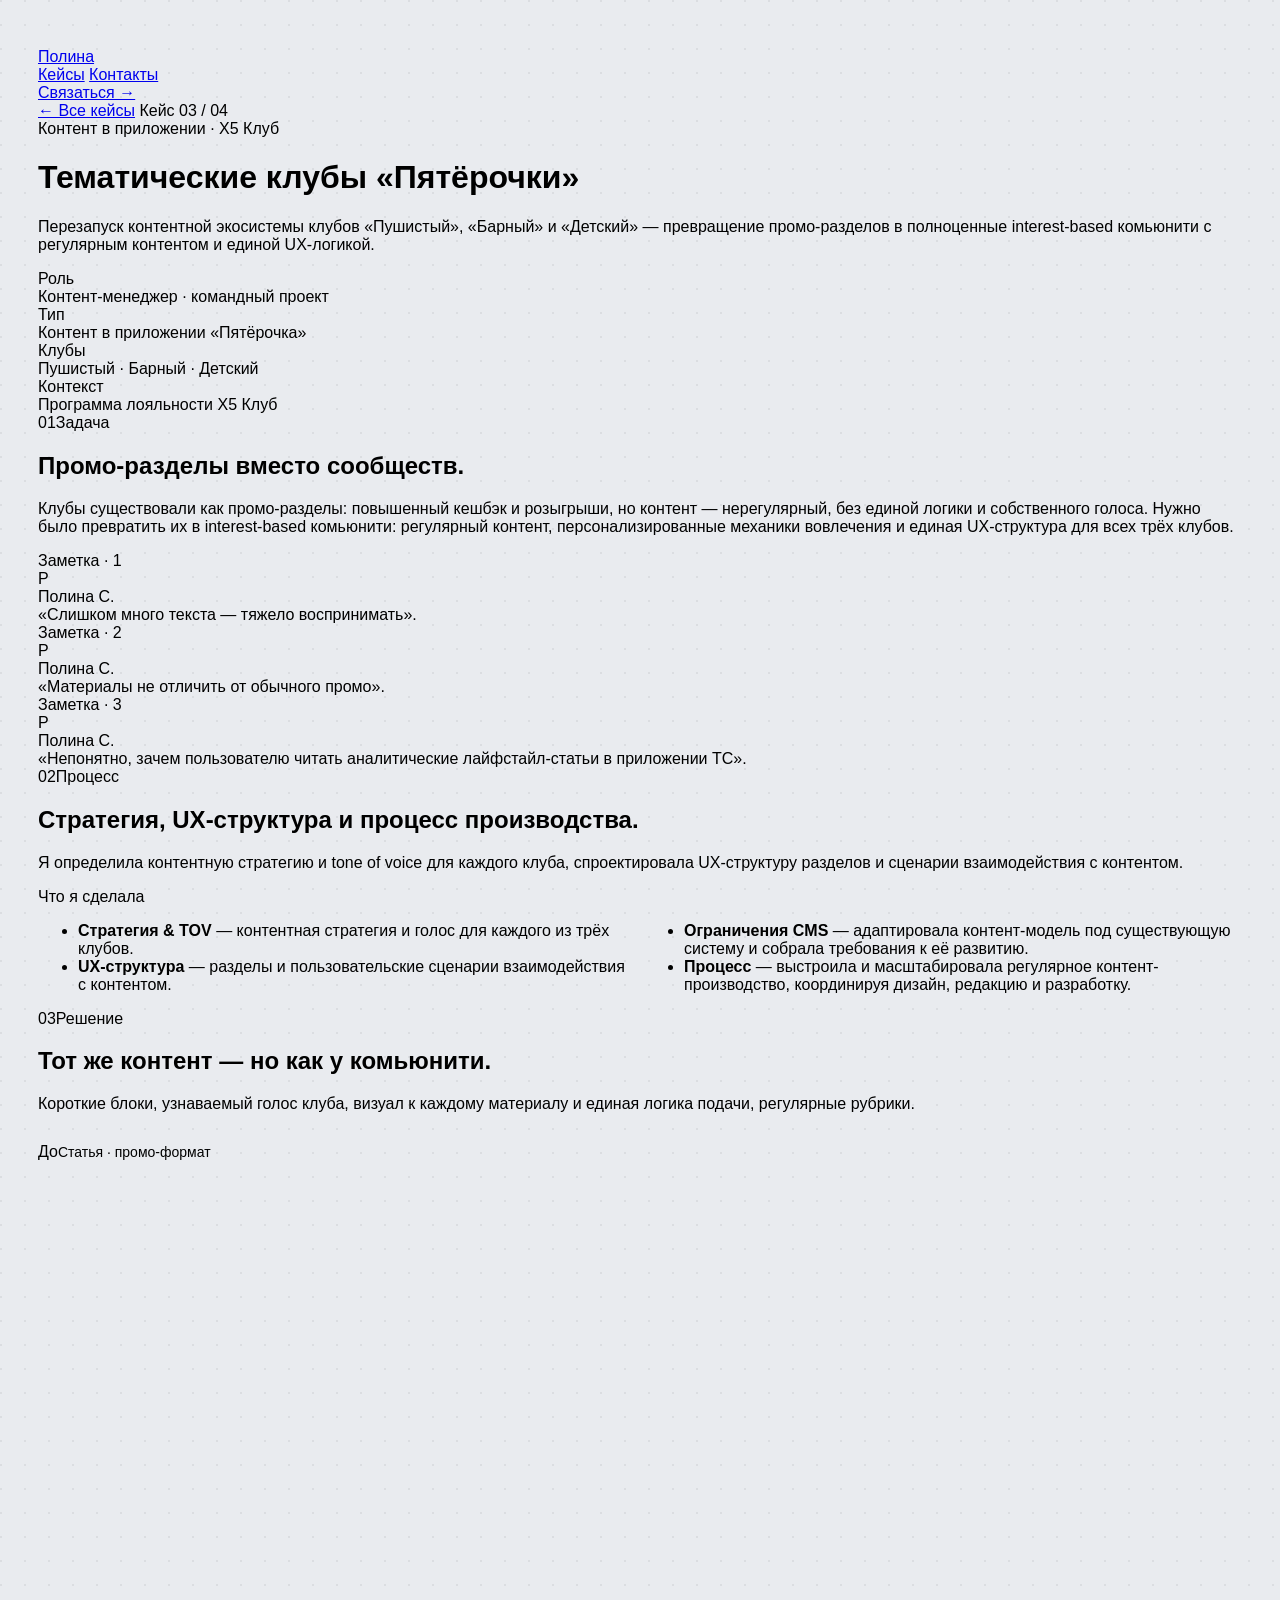
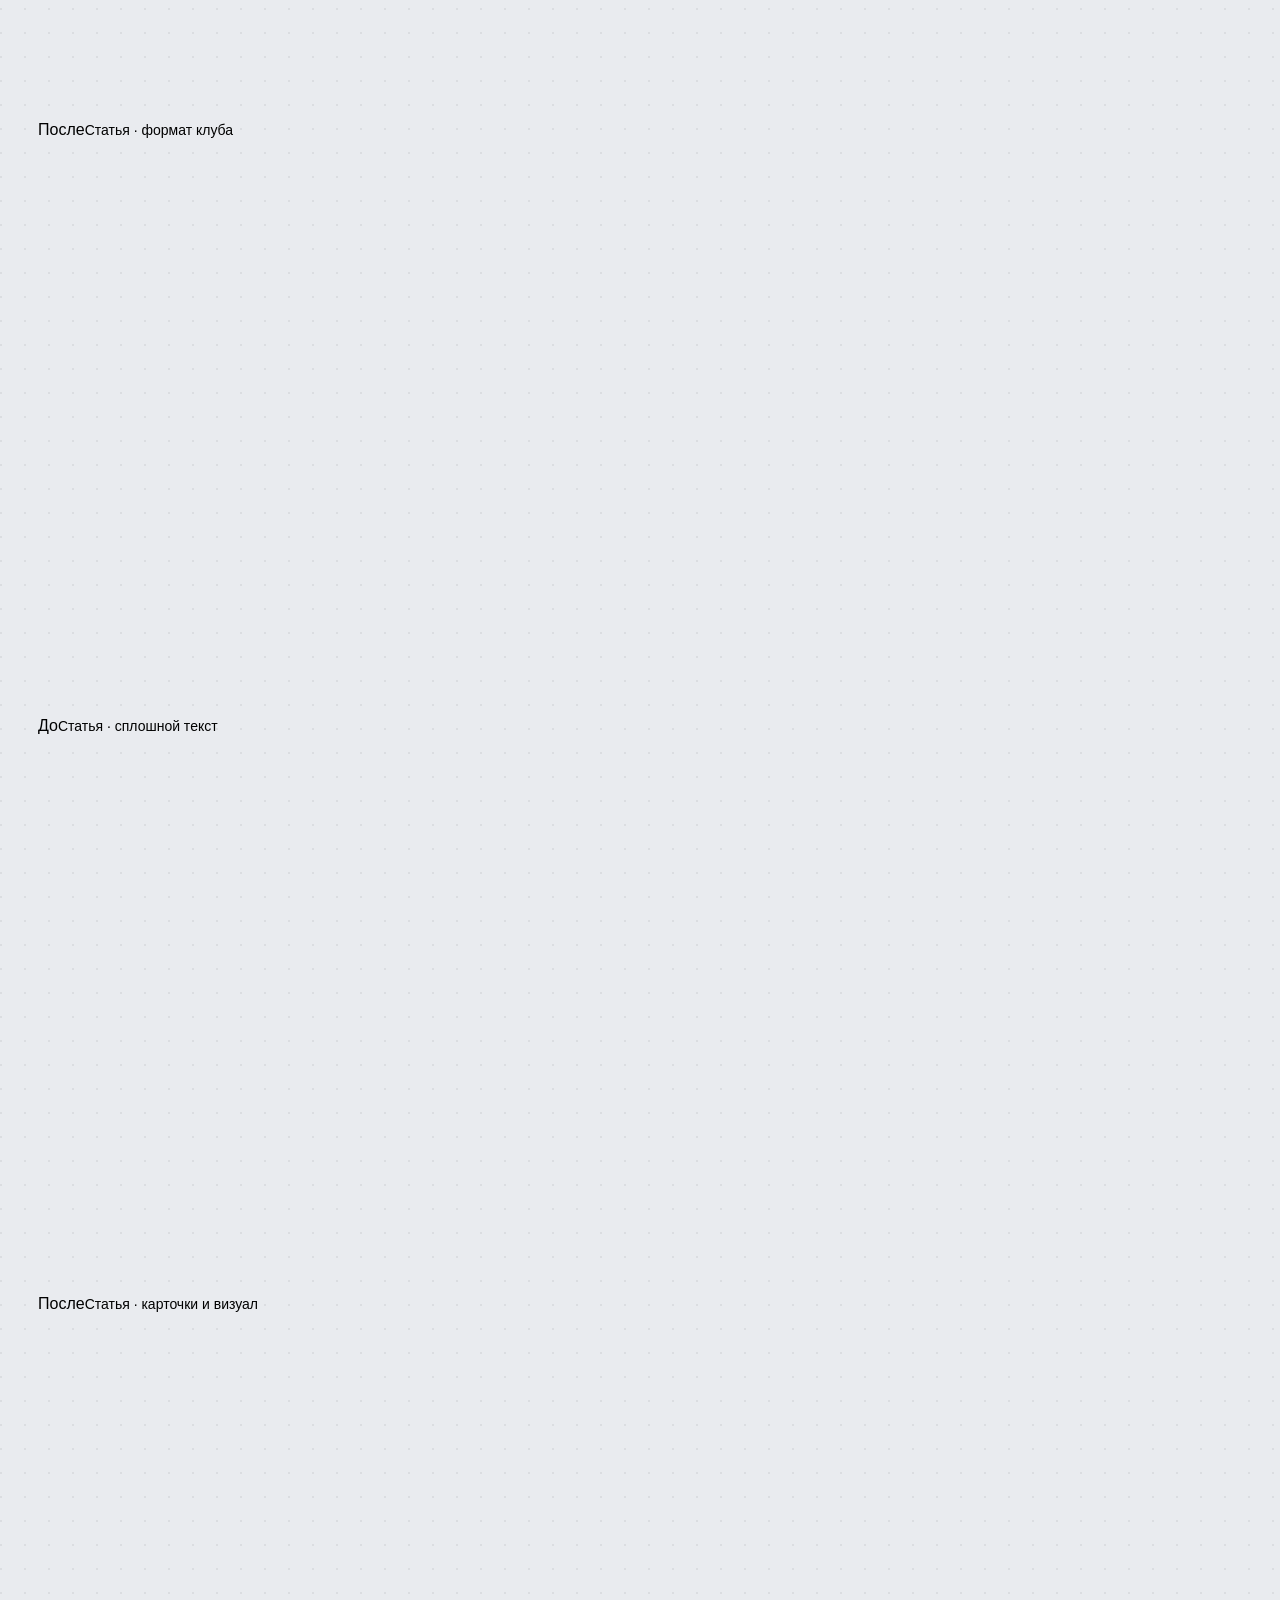
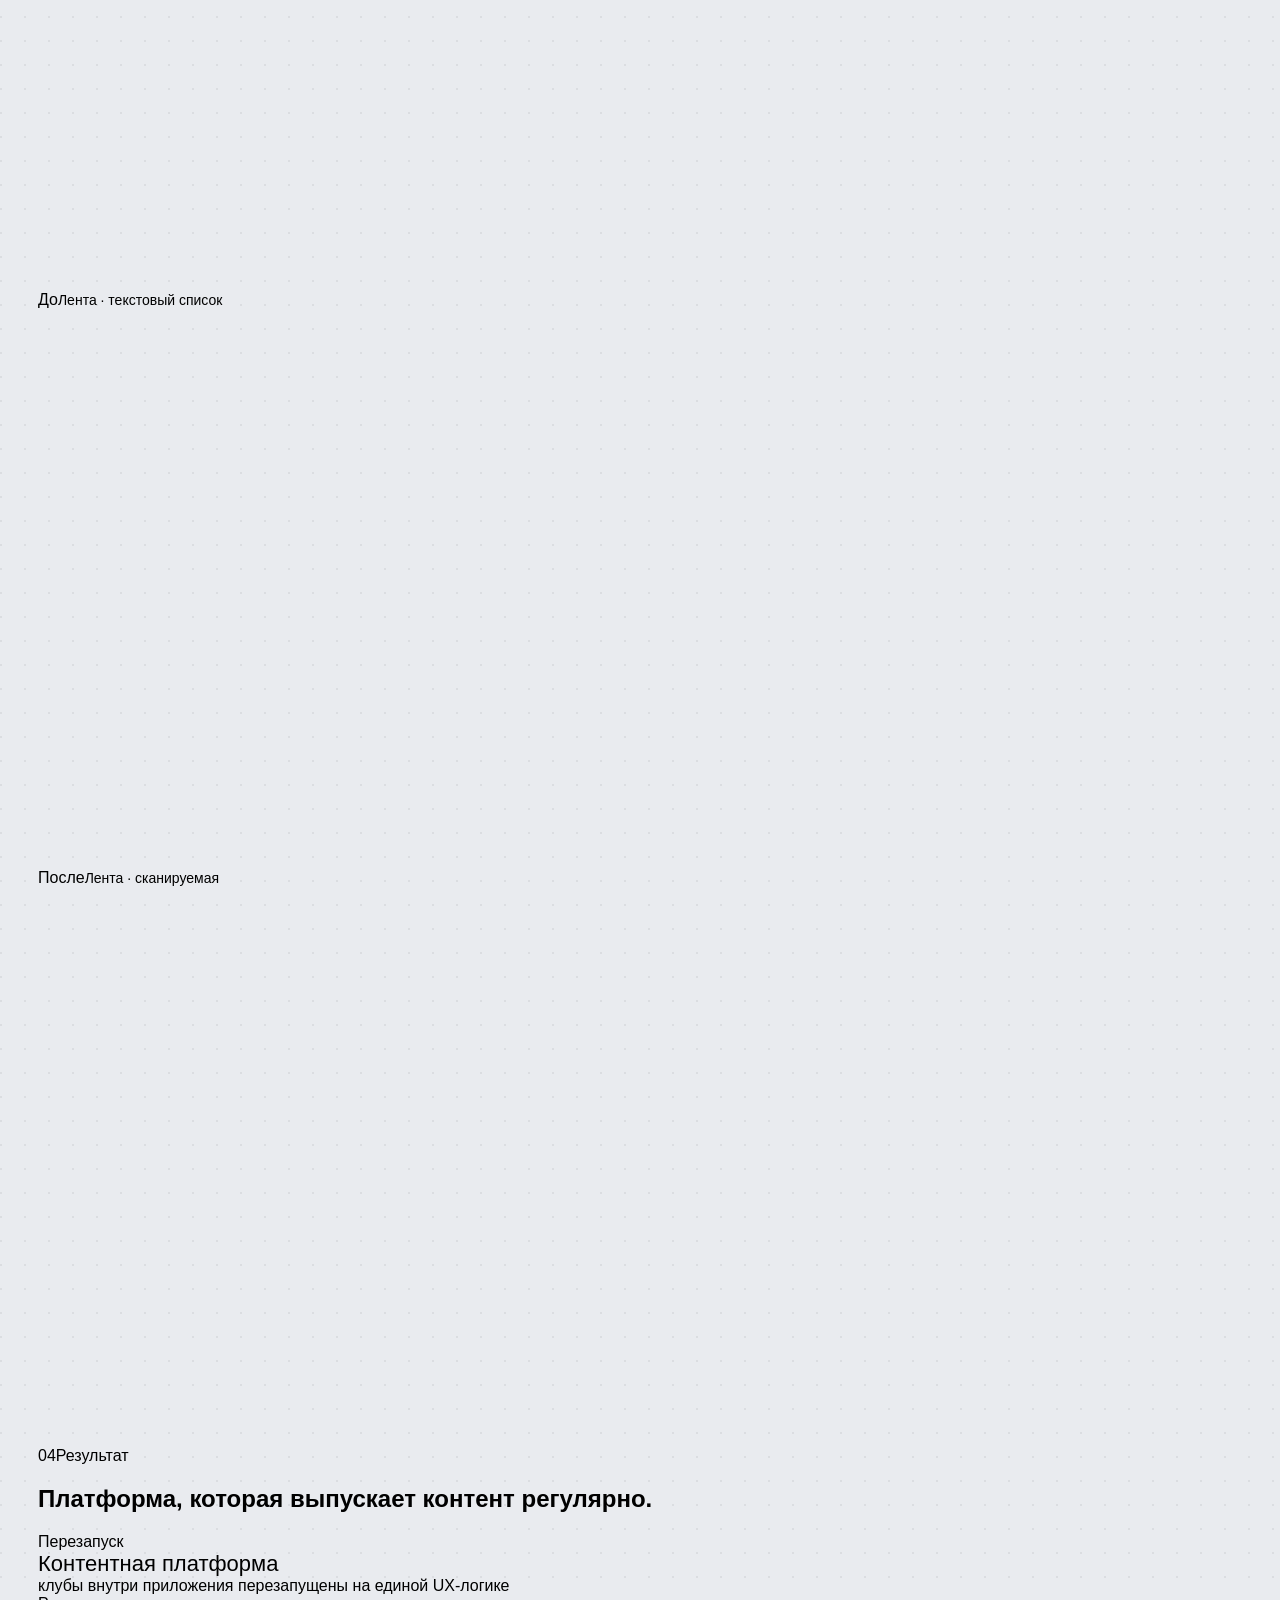
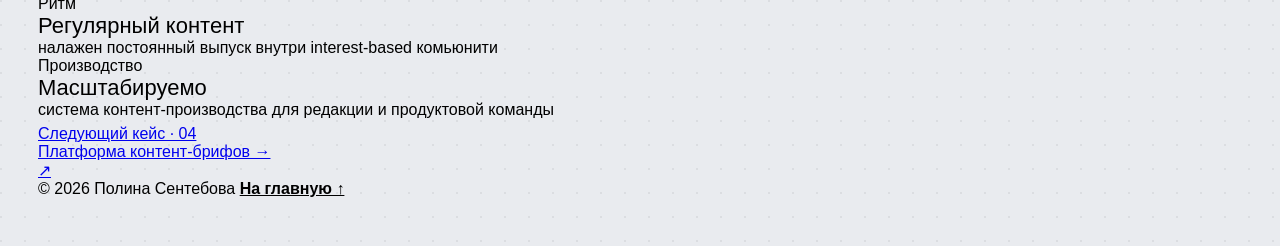
<file: index.html>
<!DOCTYPE html>
<html lang="ru">
<head>
<meta charset="UTF-8">
<meta name="viewport" content="width=device-width, initial-scale=1.0">
<title>Тематические клубы «Пятёрочки» · Кейс</title>
<link rel="stylesheet" href="../styles.css">
<link rel="stylesheet" href="../cases.css">
</head>
<body data-screen-label="Кейс 03 — Клубы «Пятёрочки»">

<nav class="nav">
  <div class="nav-inner">
    <a href="../index.html" class="brand"><span class="dot"></span>Полина</a>
    <div class="nav-links">
      <a href="../index.html#work">Кейсы</a>
      <a href="../index.html#contact">Контакты</a>
    </div>
    <a href="../index.html#contact" class="nav-cta">Связаться →</a>
  </div>
</nav>

<div class="case-wrap">

  <div class="case-top">
    <a href="../index.html#work" class="back">← Все кейсы</a>
    <span class="case-index">Кейс 03 / 04</span>
  </div>

  <!-- HERO -->
  <header class="case-hero" data-reveal>
    <div class="eyebrow">Контент в приложении · Х5 Клуб</div>
    <h1>Тематические клубы «Пятёрочки»</h1>
    <p class="tagline">Перезапуск контентной экосистемы клубов «Пушистый», «Барный» и «Детский» — превращение промо-разделов в полноценные interest-based комьюнити с регулярным контентом и единой UX-логикой.</p>
    <div class="case-meta">
      <div class="m"><div class="k">Роль</div><div class="v">Контент-менеджер · командный проект</div></div>
      <div class="m"><div class="k">Тип</div><div class="v">Контент в приложении «Пятёрочка»</div></div>
      <div class="m"><div class="k">Клубы</div><div class="v">Пушистый · Барный · Детский</div></div>
      <div class="m"><div class="k">Контекст</div><div class="v">Программа лояльности Х5 Клуб</div></div>
    </div>
  </header>

  <!-- PROBLEM -->
  <section class="case-section">
    <div data-reveal>
      <span class="sec-tag"><span class="no">01</span>Задача</span>
      <h2 class="sec-title">Промо-разделы вместо сообществ.</h2>
      <p class="sec-intro">Клубы существовали как промо-разделы: повышенный кешбэк и розыгрыши, но контент — нерегулярный, без единой логики и собственного голоса. Нужно было превратить их в interest-based комьюнити: регулярный контент, персонализированные механики вовлечения и единая UX-структура для всех трёх клубов.</p>
    </div>
    <div class="bento">
      <div class="cell c4" data-reveal>
        <div class="ckey">Заметка · 1</div>
        <div class="review"><div class="av">P</div><div><div class="rn">Полина С.</div><div class="rb">«Слишком много текста — тяжело воспринимать».</div></div></div>
      </div>
      <div class="cell c4" data-reveal>
        <div class="ckey">Заметка · 2</div>
        <div class="review"><div class="av">P</div><div><div class="rn">Полина С.</div><div class="rb">«Материалы не отличить от обычного промо».</div></div></div>
      </div>
      <div class="cell c4" data-reveal>
        <div class="ckey">Заметка · 3</div>
        <div class="review"><div class="av">P</div><div><div class="rn">Полина С.</div><div class="rb">«Непонятно, зачем пользователю читать аналитические лайфстайл-статьи в приложении ТС».</div></div></div>
      </div>
    </div>
  </section>

  <!-- PROCESS -->
  <section class="case-section">
    <div data-reveal>
      <span class="sec-tag blue"><span class="no">02</span>Процесс</span>
      <h2 class="sec-title">Стратегия, UX-структура и процесс производства.</h2>
      <p class="sec-intro">Я определила контентную стратегию и tone of voice для каждого клуба, спроектировала UX-структуру разделов и сценарии взаимодействия с контентом.</p>
    </div>
    <div class="bento">
      <div class="cell c12" data-reveal>
        <div class="ckey">Что я сделала</div>
        <ul class="clist" style="columns:2;column-gap:48px;">
          <li><strong>Стратегия &amp; TOV</strong> — контентная стратегия и голос для каждого из трёх клубов.</li>
          <li><strong>UX-структура</strong> — разделы и пользовательские сценарии взаимодействия с контентом.</li>
          <li><strong>Ограничения CMS</strong> — адаптировала контент-модель под существующую систему и собрала требования к её развитию.</li>
          <li><strong>Процесс</strong> — выстроила и масштабировала регулярное контент-производство, координируя дизайн, редакцию и разработку.</li>
        </ul>
      </div>
    </div>
  </section>

  <!-- RESOLUTION: before / after -->
  <section class="case-section">
    <div data-reveal>
      <span class="sec-tag mint"><span class="no">03</span>Решение</span>
      <h2 class="sec-title">Тот же контент — но как у комьюнити.</h2>
      <p class="sec-intro">Короткие блоки, узнаваемый голос клуба, визуал к каждому материалу и единая логика подачи, регулярные рубрики.</p>
    </div>

    <div class="ba" style="margin-top:30px;">
      <div class="ba-col" data-reveal>
        <div class="ba-head"><span class="ba-pill before">До</span><span class="muted" style="font-size:14px;">Статья · промо-формат</span></div>
        <div class="proto-canvas stage paper" style="height:560px;">
          <div class="embed" data-src="../proto/grill.html" data-vw="380" data-vh="760" data-preset="article" data-mode="contain" data-interactive="true"></div>
        </div>
      </div>
      <div class="ba-col" data-reveal>
        <div class="ba-head"><span class="ba-pill after">После</span><span class="muted" style="font-size:14px;">Статья · формат клуба</span></div>
        <div class="proto-canvas stage paper" style="height:560px;">
          <div class="embed" data-src="../proto/rose.html" data-vw="380" data-vh="760" data-preset="article" data-mode="contain" data-interactive="true"></div>
        </div>
      </div>
    </div>

    <div class="ba" style="margin-top:18px;">
      <div class="ba-col" data-reveal>
        <div class="ba-head"><span class="ba-pill before">До</span><span class="muted" style="font-size:14px;">Статья · сплошной текст</span></div>
        <div class="proto-canvas stage paper" style="height:560px;">
          <div class="embed" data-src="../proto/organic.html" data-vw="380" data-vh="760" data-preset="article" data-mode="contain" data-interactive="true"></div>
        </div>
      </div>
      <div class="ba-col" data-reveal>
        <div class="ba-head"><span class="ba-pill after">После</span><span class="muted" style="font-size:14px;">Статья · карточки и визуал</span></div>
        <div class="proto-canvas stage paper" style="height:560px;">
          <div class="embed" data-src="../proto/dagestan.html" data-vw="380" data-vh="760" data-preset="article" data-mode="contain" data-interactive="true"></div>
        </div>
      </div>
    </div>

    <div class="ba" style="margin-top:18px;">
      <div class="ba-col" data-reveal>
        <div class="ba-head"><span class="ba-pill before">До</span><span class="muted" style="font-size:14px;">Лента · текстовый список</span></div>
        <div class="proto-canvas stage paper" style="height:560px;">
          <div class="embed" data-src="../proto/feed.html" data-vw="380" data-vh="760" data-preset="article" data-mode="contain" data-interactive="true"></div>
        </div>
      </div>
      <div class="ba-col" data-reveal>
        <div class="ba-head"><span class="ba-pill after">После</span><span class="muted" style="font-size:14px;">Лента · сканируемая</span></div>
        <div class="proto-canvas stage paper" style="height:560px;">
          <div class="embed" data-src="../proto/feed_after.html" data-vw="380" data-vh="760" data-preset="article" data-mode="contain" data-interactive="true"></div>
        </div>
      </div>
    </div>
  </section>

  <!-- RESULTS -->
  <section class="case-section">
    <div data-reveal>
      <span class="sec-tag"><span class="no">04</span>Результат</span>
      <h2 class="sec-title">Платформа, которая выпускает контент регулярно.</h2>
    </div>
    <div class="bento">
      <div class="cell c4 blue" data-reveal><div class="ckey">Перезапуск</div><div class="ch" style="font-size:22px;">Контентная платформа</div><div class="metric-lbl">клубы внутри приложения перезапущены на единой UX-логике</div></div>
      <div class="cell c4" data-reveal><div class="ckey">Ритм</div><div class="ch" style="font-size:22px;">Регулярный контент</div><div class="metric-lbl">налажен постоянный выпуск внутри interest-based комьюнити</div></div>
      <div class="cell c4 mint" data-reveal><div class="ckey">Производство</div><div class="ch" style="font-size:22px;">Масштабируемо</div><div class="metric-lbl">система контент-производства для редакции и продуктовой команды</div></div>
    </div>
  </section>

  <!-- NEXT -->
  <section class="case-section" style="padding-top:6px;">
    <a class="next-card" href="brief.html" data-reveal>
      <div>
        <div class="nk-k">Следующий кейс · 04</div>
        <div class="nk-t">Платформа контент-брифов →</div>
      </div>
      <span class="nk-arrow">↗</span>
    </a>
  </section>

</div>

<footer class="foot case-wrap">
  <div class="foot-inner">
    <span>© 2026 Полина Сентебова</span>
    <span><a href="../index.html" style="color:var(--ink);font-weight:600;">На главную ↑</a></span>
  </div>
</footer>

<script src="../embed.js"></script>
<script src="../reveal.js"></script>
</body>
</html>
</file>
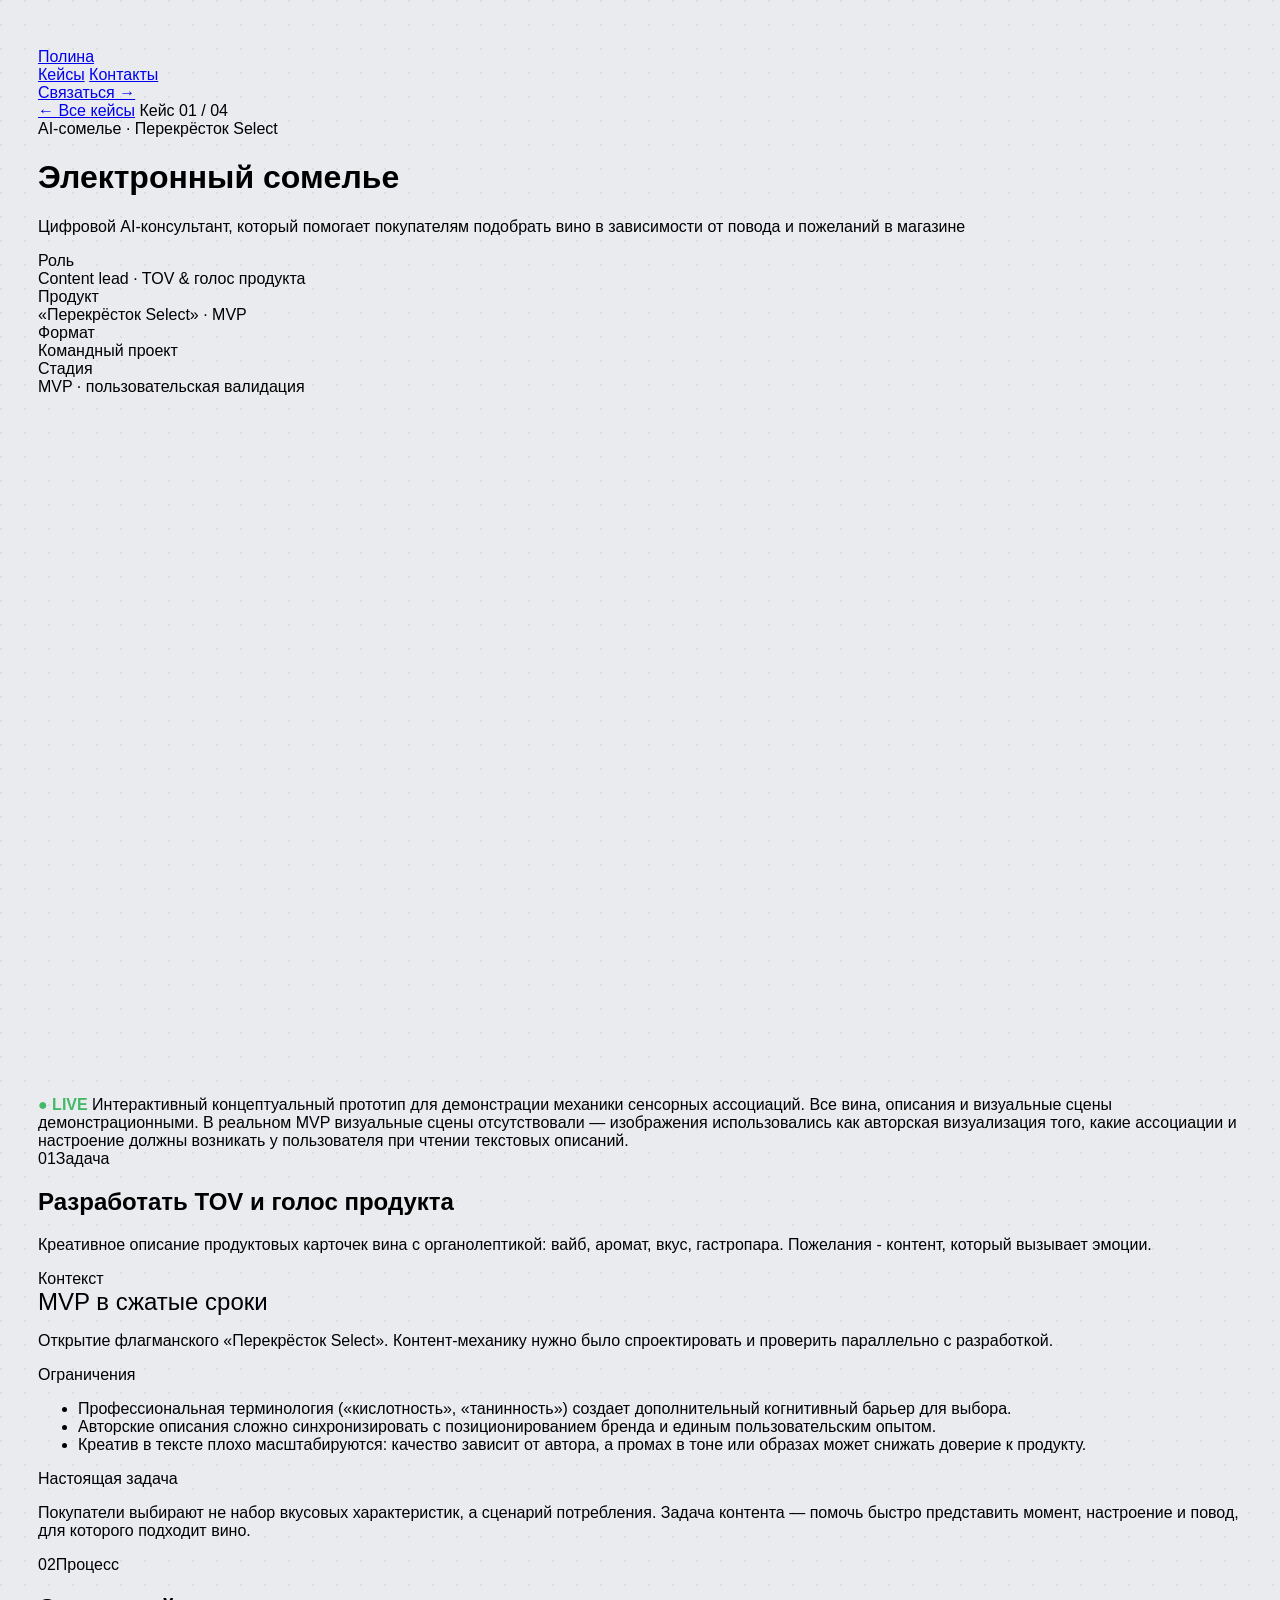
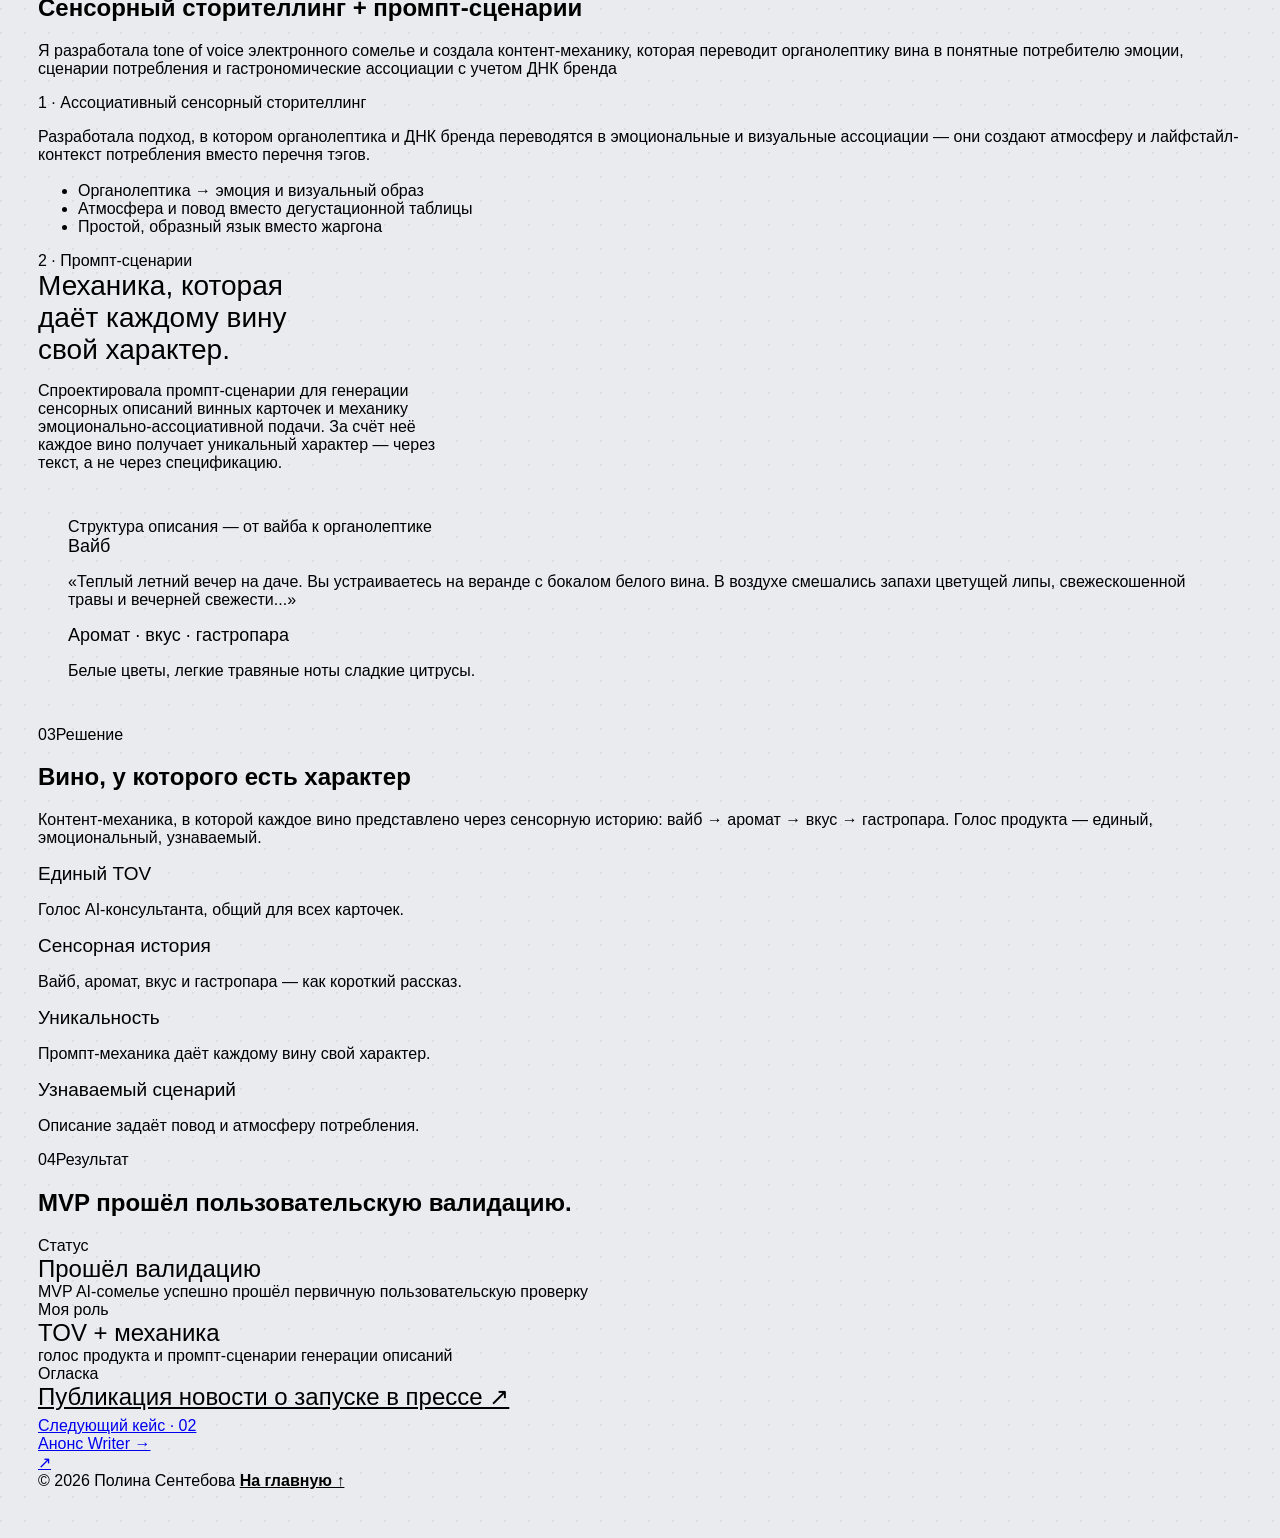
<file: dagestan.html>
<!DOCTYPE html>
<html lang="ru">
<head>
<meta charset="UTF-8">
<meta name="viewport" content="width=device-width, initial-scale=1.0">
<title>AI-сомелье — Перекрёсток Select · Кейс</title>
<link rel="stylesheet" href="../styles.css">
<link rel="stylesheet" href="../cases.css">
</head>
<body data-screen-label="Кейс 01 — AI-сомелье">

<nav class="nav">
  <div class="nav-inner">
    <a href="../index.html" class="brand"><span class="dot"></span>Полина</a>
    <div class="nav-links">
      <a href="../index.html#work">Кейсы</a>
      <a href="../index.html#contact">Контакты</a>
    </div>
    <a href="../index.html#contact" class="nav-cta">Связаться →</a>
  </div>
</nav>

<div class="case-wrap">

  <div class="case-top">
    <a href="../index.html#work" class="back">← Все кейсы</a>
    <span class="case-index">Кейс 01 / 04</span>
  </div>

  <!-- HERO -->
  <header class="case-hero" data-reveal>
    <div class="eyebrow">AI-сомелье · Перекрёсток Select</div>
    <h1>Электронный сомелье</h1>
    <p class="tagline">Цифровой AI-консультант, который помогает покупателям подобрать вино в зависимости от повода и пожеланий в магазине</p>
    <div class="case-meta">
      <div class="m"><div class="k">Роль</div><div class="v">Content lead · TOV &amp; голос продукта</div></div>
      <div class="m"><div class="k">Продукт</div><div class="v">«Перекрёсток Select» · MVP</div></div>
      <div class="m"><div class="k">Формат</div><div class="v">Командный проект</div></div>
      <div class="m"><div class="k">Стадия</div><div class="v">MVP · пользовательская валидация</div></div>
    </div>
  </header>

  <!-- SHOWCASE -->
  <section class="case-section" style="padding-top:20px;" data-reveal>
    <div class="proto-canvas stage dark" style="height:680px;">
      <div class="embed" data-src="../proto/wine_kiosk.html" data-vw="430" data-vh="860" data-preset="wine" data-mode="contain" data-interactive="true"></div>
    </div>
    <div class="proto-cap"><span class="live" style="color:oklch(0.7 0.16 150);font-weight:700;">● LIVE</span> Интерактивный концептуальный прототип для демонстрации механики сенсорных ассоциаций. Все вина, описания и визуальные сцены демонстрационными. В реальном MVP визуальные сцены отсутствовали — изображения использовались как авторская визуализация того, какие ассоциации и настроение должны возникать у пользователя при чтении текстовых описаний.</div>
  </section>

  <!-- PROBLEM -->
  <section class="case-section">
    <div data-reveal>
      <span class="sec-tag"><span class="no">01</span>Задача</span>
      <h2 class="sec-title">Разработать TOV и голос продукта</h2>
      <p class="sec-intro">Креативное описание продуктовых карточек вина с органолептикой: вайб, аромат, вкус, гастропара. Пожелания - контент, который вызывает эмоции.</p>
    </div>
    <div class="bento">
      <div class="cell c4 dark" data-reveal>
        <div class="ckey">Контекст</div>
        <div class="ch" style="font-size:24px;">MVP в сжатые сроки</div>
        <p class="ct">Открытие флагманского «Перекрёсток Select». Контент-механику нужно было спроектировать и проверить параллельно с разработкой.</p>
      </div>
      <div class="cell c4" data-reveal>
        <div class="ckey">Ограничения</div>
        <ul class="clist">
          <li>Профессиональная терминология («кислотность», «танинность») создает дополнительный когнитивный барьер для выбора.</li>
          <li>Авторские описания сложно синхронизировать с позиционированием бренда и единым пользовательским опытом.</li>
          <li>Креатив в тексте плохо масштабируются: качество зависит от автора, а промах в тоне или образах может снижать доверие к продукту.</li>
        </ul>
      </div>
      <div class="cell c4 paper" data-reveal>
        <div class="ckey">Настоящая задача</div>
        <p class="ct">Покупатели выбирают не набор вкусовых характеристик, а сценарий потребления. Задача контента — помочь быстро представить момент, настроение и повод, для которого подходит вино.</p>
      </div>
    </div>
  </section>

  <!-- PROCESS -->
  <section class="case-section">
    <div data-reveal>
      <span class="sec-tag blue"><span class="no">02</span>Процесс</span>
      <h2 class="sec-title">Сенсорный сторителлинг + промпт-сценарии</h2>
      <p class="sec-intro">Я разработала tone of voice электронного сомелье и создала контент-механику, которая переводит органолептику вина в понятные потребителю эмоции, сценарии потребления и гастрономические ассоциации с учетом ДНК бренда</p>
    </div>
    <div class="bento">
      <div class="cell c5" data-reveal>
        <div class="ch">1 · Ассоциативный сенсорный сторителлинг</div>
        <p class="ct">Разработала подход, в котором органолептика и ДНК бренда переводятся в эмоциональные и визуальные ассоциации — они создают атмосферу и лайфстайл-контекст потребления вместо перечня тэгов.</p>
        <ul class="clist" style="margin-top:18px;">
          <li>Органолептика → эмоция и визуальный образ</li>
          <li>Атмосфера и повод вместо дегустационной таблицы</li>
          <li>Простой, образный язык вместо жаргона</li>
        </ul>
      </div>
      <div class="cell c7 blue" data-reveal>
        <div class="ckey">2 · Промпт-сценарии</div>
        <div class="ch" style="font-size:28px;max-width:20ch;">Механика, которая даёт каждому вину свой характер.</div>
        <p class="ct" style="max-width:46ch;">Спроектировала промпт-сценарии для генерации сенсорных описаний винных карточек и механику эмоционально-ассоциативной подачи. За счёт неё каждое вино получает уникальный характер — через текст, а не через спецификацию.</p>
      </div>
      <div class="cell c12 paper flush" data-reveal style="padding:0;">
        <div style="padding:30px 30px 0;"><div class="ckey">Структура описания — от вайба к органолептике</div></div>
        <div class="ba" style="padding:0 30px 30px;">
          <div class="cell c6" style="grid-column:auto;"><div class="ch" style="font-size:18px;">Вайб</div><p class="ct">«Теплый летний вечер на даче. Вы устраиваетесь на веранде с бокалом белого вина. В воздухе смешались запахи цветущей липы, свежескошенной травы и вечерней свежести...»</p></div>
          <div class="cell c6" style="grid-column:auto;"><div class="ch" style="font-size:18px;">Аромат · вкус · гастропара</div><p class="ct">Белые цветы, легкие травяные ноты сладкие цитрусы.</p></div>
        </div>
      </div>
    </div>
  </section>

  <!-- RESOLUTION -->
  <section class="case-section">
    <div data-reveal>
      <span class="sec-tag mint"><span class="no">03</span>Решение</span>
      <h2 class="sec-title">Вино, у которого есть характер</h2>
      <p class="sec-intro">Контент-механика, в которой каждое вино представлено через сенсорную историю: вайб → аромат → вкус → гастропара. Голос продукта — единый, эмоциональный, узнаваемый.</p>
    </div>
    <div class="bento">
      <div class="cell c3 mint" data-reveal><div class="ch" style="font-size:19px;">Единый TOV</div><p class="ct">Голос AI-консультанта, общий для всех карточек.</p></div>
      <div class="cell c3" data-reveal><div class="ch" style="font-size:19px;">Сенсорная история</div><p class="ct">Вайб, аромат, вкус и гастропара — как короткий рассказ.</p></div>
      <div class="cell c3" data-reveal><div class="ch" style="font-size:19px;">Уникальность</div><p class="ct">Промпт-механика даёт каждому вину свой характер.</p></div>
      <div class="cell c3" data-reveal><div class="ch" style="font-size:19px;">Узнаваемый сценарий</div><p class="ct">Описание задаёт повод и атмосферу потребления.</p></div>
    </div>
  </section>

  <!-- RESULTS -->
  <section class="case-section">
    <div data-reveal>
      <span class="sec-tag"><span class="no">04</span>Результат</span>
      <h2 class="sec-title">MVP прошёл пользовательскую валидацию.</h2>
    </div>
    <div class="bento">
      <div class="cell c4 blue" data-reveal><div class="ckey">Статус</div><div class="ch" style="font-size:24px;">Прошёл валидацию</div><div class="metric-lbl">MVP AI-сомелье успешно прошёл первичную пользовательскую проверку</div></div>
      <div class="cell c4" data-reveal><div class="ckey">Моя роль</div><div class="ch" style="font-size:24px;">TOV + механика</div><div class="metric-lbl">голос продукта и промпт-сценарии генерации описаний</div></div>
      <div class="cell c4 dark" data-reveal><div class="ckey">Огласка</div><div class="ch" style="font-size:24px;"><a href="https://daily.afisha.ru/news/100437-perekrestok-zapuskaet-v-moskve-kompaktnye-magaziny-s-gotovoy-edoy-kofe-i-fidzhital-resheniyami/" target="_blank" rel="noopener" style="color:inherit;">Публикация новости о запуске в прессе ↗</a></div><div class="metric-lbl"></div></div>
    </div>
  </section>

  <!-- NEXT -->
  <section class="case-section" style="padding-top:6px;">
    <a class="next-card" href="chat.html" data-reveal>
      <div>
        <div class="nk-k">Следующий кейс · 02</div>
        <div class="nk-t">Анонс Writer →</div>
      </div>
      <span class="nk-arrow">↗</span>
    </a>
  </section>

</div>

<footer class="foot case-wrap">
  <div class="foot-inner">
    <span>© 2026 Полина Сентебова</span>
    <span><a href="../index.html" style="color:var(--ink);font-weight:600;">На главную ↑</a></span>
  </div>
</footer>

<script src="../embed.js"></script>
<script src="../reveal.js"></script>
</body>
</html>
</file>
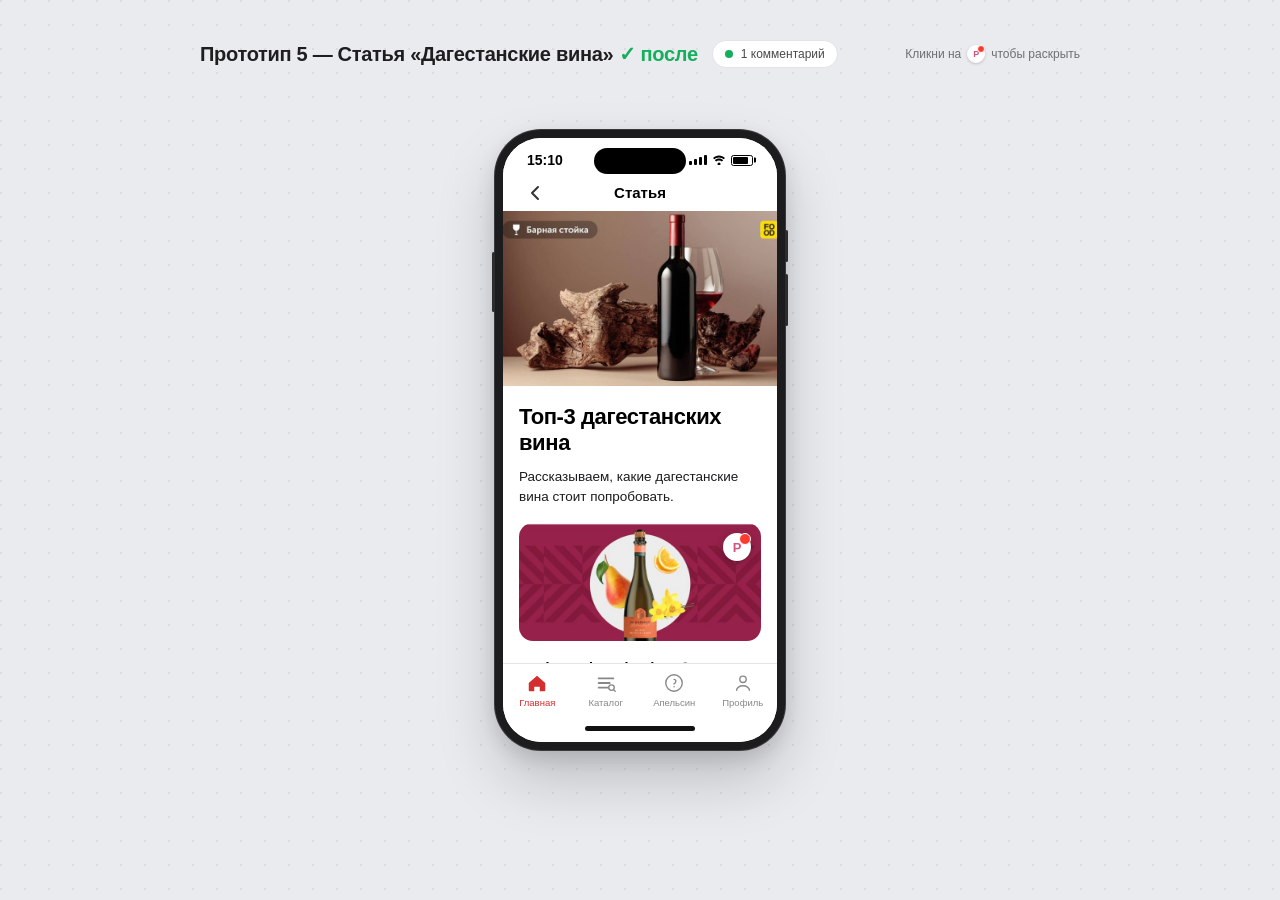
<file: id-card-v2.html>
<!DOCTYPE html>
<html lang="ru">
<head>
<meta charset="UTF-8">
<meta name="viewport" content="width=900">
<title>Прототип 5 — Дагестанские вина (после)</title>
<style>
  * { box-sizing: border-box; margin: 0; padding: 0; }

  body {
    font-family: 'Inter', -apple-system, BlinkMacSystemFont, 'Helvetica Neue', sans-serif;
    background: #e9ebef;
    background-image: radial-gradient(circle at 1px 1px, rgba(0,0,0,0.06) 1px, transparent 0);
    background-size: 24px 24px;
    min-height: 100vh;
    padding: 40px 30px;
  }

  .board-header {
    max-width: 880px;
    margin: 0 auto 32px;
    display: flex;
    align-items: center;
    gap: 14px;
    flex-wrap: wrap;
  }

  .board-header h1 {
    font-size: 20px;
    font-weight: 700;
    color: #1e1e1e;
    letter-spacing: -0.3px;
  }

  .board-header .pill {
    background: #fff;
    border: 1px solid #e3e4e8;
    border-radius: 18px;
    padding: 6px 12px;
    font-size: 12px;
    color: #4a4a4a;
    display: inline-flex;
    align-items: center;
    gap: 8px;
  }
  .board-header .pill::before {
    content: '';
    width: 8px;
    height: 8px;
    border-radius: 50%;
    background: #14ae5c;
  }
  .board-header .pill.improved::before {
    background: #14ae5c;
  }

  .board-header .hint {
    margin-left: auto;
    font-size: 12px;
    color: #6e6e73;
    display: inline-flex; align-items: center; gap: 6px;
  }

  .hint-pin {
    display: inline-flex;
    align-items: center; justify-content: center;
    width: 18px; height: 18px;
    border-radius: 50%;
    background: #fff;
    border: 1.5px solid #fff;
    box-shadow: 0 1px 3px rgba(0,0,0,0.2);
    color: #d4537e;
    font-weight: 700;
    font-size: 9px;
    position: relative;
  }
  .hint-pin::after {
    content: '';
    position: absolute;
    top: -1px; right: -1px;
    width: 6px; height: 6px;
    background: #ff3b30;
    border-radius: 50%;
    border: 1px solid #fff;
  }

  .canvas {
    position: relative;
    max-width: 880px;
    margin: 0 auto;
    min-height: 720px;
    padding: 20px 0;
  }

  .iphone {
    width: 290px;
    height: 620px;
    background: #1c1c1e;
    border-radius: 46px;
    padding: 8px;
    box-shadow:
      0 0 0 1px #3a3a3c,
      0 30px 60px rgba(0,0,0,0.18),
      0 8px 20px rgba(0,0,0,0.12);
    position: absolute;
    top: 30px;
    left: 50%;
    transform: translateX(-50%);
  }

  .iphone-inner {
    width: 100%;
    height: 100%;
    background: #fff;
    border-radius: 38px;
    overflow: hidden;
    position: relative;
    display: flex;
    flex-direction: column;
  }

  .status-bar {
    display: flex;
    justify-content: space-between;
    align-items: center;
    padding: 14px 24px 6px;
    font-size: 11px;
    color: #000;
    flex-shrink: 0;
    background: #fff;
    position: relative;
    z-index: 10;
  }

  .status-time { font-size: 14px; font-weight: 600; font-family: -apple-system, sans-serif; }
  .status-icons { display: flex; align-items: center; gap: 5px; }

  .dynamic-island {
    position: absolute;
    top: 10px;
    left: 50%;
    transform: translateX(-50%);
    width: 92px;
    height: 26px;
    background: #000;
    border-radius: 20px;
    z-index: 20;
  }

  .signal-bars { display: flex; gap: 2px; align-items: flex-end; }
  .signal-bars span { width: 3px; background: #000; border-radius: 1px; }
  .signal-bars span:nth-child(1) { height: 4px; }
  .signal-bars span:nth-child(2) { height: 6px; }
  .signal-bars span:nth-child(3) { height: 8px; }
  .signal-bars span:nth-child(4) { height: 10px; }

  .battery-icon {
    width: 22px; height: 11px;
    border: 1.2px solid #000; border-radius: 2.5px;
    position: relative; padding: 1px;
  }
  .battery-icon::after {
    content: ''; position: absolute; right: -3.5px; top: 50%;
    transform: translateY(-50%); width: 2px; height: 5px;
    background: #000; border-radius: 0 1px 1px 0;
  }
  .battery-fill { background: #000; height: 100%; width: 85%; border-radius: 1px; }

  .app-nav-bar {
    display: flex;
    align-items: center;
    justify-content: center;
    padding: 10px 16px;
    flex-shrink: 0;
    background: #fff;
    position: relative;
  }

  .nav-back {
    position: absolute; left: 18px; color: #1e1e1e;
    cursor: pointer;
    display: flex; align-items: center; justify-content: center;
    width: 28px; height: 28px;
  }

  .nav-title { font-size: 15px; font-weight: 600; color: #000; font-family: -apple-system, sans-serif; }

  .app-content {
    flex: 1;
    overflow-y: auto;
    overflow-x: hidden;
    scrollbar-width: thin;
    scrollbar-color: rgba(0,0,0,0.15) transparent;
  }
  .app-content::-webkit-scrollbar { width: 4px; }
  .app-content::-webkit-scrollbar-thumb { background: rgba(0,0,0,0.15); border-radius: 2px; }

  /* ==== Article-specific styles ==== */
  .hero-wrap {
    position: relative;
    width: 100%;
    height: 175px;
    overflow: hidden;
  }
  .hero-rose {
    background: linear-gradient(135deg, #f4a986 0%, #ec7d8f 35%, #d96280 65%, #b14a72 100%);
  }
  .hero-rose::before {
    content: '🥂';
    position: absolute;
    font-size: 80px;
    left: 50%;
    top: 52%;
    transform: translate(-50%, -50%) rotate(-8deg);
    filter: drop-shadow(0 4px 12px rgba(0,0,0,0.25));
  }
  .hero-rose::after {
    content: '';
    position: absolute;
    inset: 0;
    background: radial-gradient(ellipse at 30% 80%, rgba(255,180,140,0.4) 0%, transparent 60%);
  }

  .hero-dagestan {
    background: linear-gradient(135deg, #4a2818 0%, #6b3a25 40%, #8b5430 100%);
  }
  .hero-dagestan::before {
    content: '🍷';
    position: absolute;
    font-size: 80px;
    left: 50%;
    top: 52%;
    transform: translate(-50%, -50%) rotate(-4deg);
    filter: drop-shadow(0 4px 12px rgba(0,0,0,0.5));
  }
  .hero-dagestan::after {
    content: '';
    position: absolute;
    inset: 0;
    background: radial-gradient(ellipse at 70% 30%, rgba(212,160,100,0.25) 0%, transparent 60%);
  }

  .hero-badge {
    position: absolute;
    z-index: 5;
    display: inline-flex;
    align-items: center;
    gap: 5px;
    background: rgba(0,0,0,0.55);
    color: #fff;
    padding: 5px 11px 5px 8px;
    border-radius: 18px;
    font-size: 11px;
    font-weight: 500;
    font-family: -apple-system, sans-serif;
    backdrop-filter: blur(8px);
  }
  .hero-badge.top-left { top: 14px; left: 14px; }
  .hero-badge svg { width: 13px; height: 13px; }

  .food-tag {
    position: absolute;
    top: 14px;
    right: 14px;
    z-index: 5;
    background: #ffd54a;
    color: #1a1a1a;
    padding: 6px 8px;
    border-radius: 8px;
    font-size: 9.5px;
    font-weight: 800;
    font-family: -apple-system, sans-serif;
    letter-spacing: 0.5px;
    line-height: 1;
    text-align: center;
  }
  .food-tag span { display: block; }

  .article-body { padding: 18px 16px 24px; font-family: -apple-system, sans-serif; }

  .article-h1 {
    font-size: 22px; font-weight: 700; color: #000;
    margin: 0 0 10px; line-height: 1.2; letter-spacing: -0.4px;
  }

  .article-subtitle {
    font-size: 13.5px; color: #1c1c1e; line-height: 1.5;
    margin: 0 0 16px;
  }

  .article-h2 {
    font-size: 14.5px; font-weight: 700; color: #000;
    margin: 18px 0 8px; line-height: 1.3;
  }

  .article-p {
    font-size: 13px; color: #1c1c1e; line-height: 1.55;
    margin: 0 0 10px;
  }

  /* Gastropair block — full-width image (already has bottle + 3 pairings) */
  .gastropair-block {
    width: 100%;
    display: block;
    border-radius: 14px;
    margin: 12px 0;
  }

  /* Wine card — landscape banner with maroon background */
  .wine-card {
    width: 100%;
    display: block;
    border-radius: 14px;
    margin: 10px 0;
  }

  .bottom-tabs {
    display: flex;
    border-top: 0.5px solid #e5e5e5;
    padding: 8px 0 12px;
    background: #fff;
    flex-shrink: 0;
  }

  .tab-item { flex: 1; display: flex; flex-direction: column; align-items: center; gap: 3px; }
  .tab-icon { width: 22px; height: 22px; display: flex; align-items: center; justify-content: center; }
  .tab-label { font-size: 9.5px; font-family: -apple-system, sans-serif; color: #888; }
  .tab-label.active { color: #d32f2f; }
  .tab-svg { width: 22px; height: 22px; }

  .home-indicator {
    height: 22px;
    display: flex; align-items: center; justify-content: center;
    background: #fff; flex-shrink: 0; padding-bottom: 5px;
  }
  .home-bar { width: 110px; height: 4.5px; background: #111; border-radius: 3px; }

  .phone-side-btn { position: absolute; background: #2c2c2e; border-radius: 2px; }
  .volume-up { right: -3px; top: 100px; width: 3px; height: 32px; }
  .volume-down { right: -3px; top: 144px; width: 3px; height: 52px; }
  .power { left: -3px; top: 122px; width: 3px; height: 60px; }

  /* ==== PIN ==== */
  .pin {
    position: absolute;
    width: 28px; height: 28px;
    border-radius: 50%;
    background: #fff;
    border: 2px solid #fff;
    box-shadow:
      0 2px 8px rgba(0,0,0,0.22),
      0 0 0 0.5px rgba(0,0,0,0.06);
    display: flex; align-items: center; justify-content: center;
    color: #d4537e;
    font-weight: 700;
    font-size: 13px;
    cursor: pointer;
    z-index: 50;
    font-family: 'Inter', sans-serif;
    user-select: none;
    transition: transform 0.15s ease, box-shadow 0.15s ease;
  }
  .pin::after {
    content: '';
    position: absolute;
    top: -2px; right: -2px;
    width: 10px; height: 10px;
    background: #ff3b30;
    border-radius: 50%;
    border: 1.5px solid #fff;
  }
  .pin:hover {
    transform: scale(1.1);
    box-shadow:
      0 4px 14px rgba(0,0,0,0.3),
      0 0 0 0.5px rgba(0,0,0,0.08);
  }
  .pin.is-open {
    transform: scale(1.08);
    background: #fef0f6;
  }
  .pin.is-open::after {
    background: #888;
  }

  .comment-card {
    position: absolute;
    background: #fff;
    border-radius: 12px;
    padding: 14px 14px 14px;
    width: 230px;
    box-shadow:
      0 1px 2px rgba(0,0,0,0.06),
      0 12px 32px rgba(0,0,0,0.18),
      0 0 0 0.5px rgba(0,0,0,0.05);
    z-index: 200;
    font-family: 'Inter', -apple-system, sans-serif;
    opacity: 0;
    pointer-events: none;
    transform: scale(0.92) translateY(-4px);
    transform-origin: top left;
    transition: opacity 0.18s ease, transform 0.18s ease;
    left: 0; top: 0;
  }
  .comment-card.is-open {
    opacity: 1;
    pointer-events: auto;
    transform: scale(1) translateY(0);
  }

  .comment-head {
    display: flex; align-items: center; gap: 8px;
    margin-bottom: 10px;
  }

  .avatar {
    width: 26px; height: 26px;
    border-radius: 50%;
    background: #fff;
    color: #d4537e;
    font-weight: 700; font-size: 12px;
    display: flex; align-items: center; justify-content: center;
    flex-shrink: 0;
    font-family: 'Inter', sans-serif;
    box-shadow: 0 0 0 1px rgba(0,0,0,0.08), 0 1px 3px rgba(0,0,0,0.1);
    position: relative;
  }
  .avatar::after {
    content: '';
    position: absolute;
    top: -1px; right: -1px;
    width: 8px; height: 8px;
    background: #ff3b30;
    border-radius: 50%;
    border: 1.5px solid #fff;
  }

  .comment-name { font-size: 13px; font-weight: 600; color: #1e1e1e; }
  .comment-time { font-size: 11px; color: #8e8e93; margin-left: 2px; font-weight: 400; }
  .comment-body { font-size: 12.5px; color: #3c3c43; line-height: 1.5; }
  .comment-body strong { color: #14ae5c; font-weight: 600; }

  .comment-close {
    position: absolute;
    top: 8px; right: 8px;
    width: 22px; height: 22px;
    border-radius: 4px;
    cursor: pointer;
    display: flex; align-items: center; justify-content: center;
    color: #8e8e93;
    background: transparent;
    border: none;
    font-size: 14px;
  }
  .comment-close:hover { background: #f0f0f3; color: #1e1e1e; }

  /* Feed (P6) list item */
  .feed-item {
    display: flex;
    gap: 14px;
    padding: 13px 16px;
    align-items: center;
    border-top: 0.5px solid #ececec;
    position: relative;
  }
  .feed-item-text {
    flex: 1;
    font-size: 12.5px;
    color: #1c1c1e;
    line-height: 1.4;
    font-family: -apple-system, sans-serif;
  }
  .feed-thumb {
    width: 62px; height: 62px;
    border-radius: 11px;
    background-size: cover;
    background-position: center;
    flex-shrink: 0;
    position: relative;
  }
</style>
</head>
<body>

<div class="board-header">
  <h1>Прототип 5 — Статья «Дагестанские вина» <span style="color:#14ae5c;font-weight:600;">✓ после</span></h1>
  <span class="pill improved">1 комментарий</span>
  <span class="hint">Кликни на <span class="hint-pin">P</span> чтобы раскрыть</span>
</div>

<div class="canvas">

  
    <div class="iphone">
      <div class="phone-side-btn volume-up"></div>
      <div class="phone-side-btn volume-down"></div>
      <div class="phone-side-btn power"></div>
      <div class="iphone-inner">
        <div class="dynamic-island"></div>
        
        <div class="status-bar">
          <span class="status-time">15:10</span>
          <div class="status-icons">
            <div class="signal-bars"><span></span><span></span><span></span><span></span></div>
            <svg width="14" height="10" viewBox="0 0 14 10"><path d="M7 2.5C8.8 2.5 10.4 3.2 11.6 4.3L13 2.9C11.4 1.4 9.3 0.5 7 0.5C4.7 0.5 2.6 1.4 1 2.9L2.4 4.3C3.6 3.2 5.2 2.5 7 2.5Z" fill="#000"/><path d="M7 5.5C8.1 5.5 9.1 5.9 9.8 6.6L11.2 5.2C10.1 4.2 8.6 3.5 7 3.5C5.4 3.5 3.9 4.2 2.8 5.2L4.2 6.6C4.9 5.9 5.9 5.5 7 5.5Z" fill="#000"/><circle cx="7" cy="9" r="1.5" fill="#000"/></svg>
            <div class="battery-icon"><div class="battery-fill"></div></div>
          </div>
        </div>
        
        <div class="app-nav-bar">
          <div class="nav-back">
            <svg width="10" height="16" viewBox="0 0 10 16"><path d="M8 2L2 8L8 14" stroke="#333" stroke-width="2" stroke-linecap="round" stroke-linejoin="round" fill="none"/></svg>
          </div>
          <span class="nav-title">Статья</span>
        </div>

        <div class="app-content">
          <div style="position:relative; width:100%; overflow:hidden;">
            <img src="[data-uri]" alt="Дагестанские вина" style="width:100%; height:175px; object-fit:cover; display:block;">
          </div>

          <div class="article-body">
            <div class="article-h1">Топ-3 дагестанских вина</div>
            <div class="article-subtitle">Рассказываем, какие дагестанские вина стоит попробовать.</div>

            <div style="position:relative;">
              <img class="wine-card" src="[data-uri]" alt="Di Caspico Blend #5">
              <div class="pin" data-comment="p5-1" style="top: 10px; right: 10px;">P</div>
            </div>

            <div class="article-h2">1. Di Caspico Blend #5 белое полусладкое</div>
            <div class="article-p">Игристое белое вино, созданное из сортов «первенец магарача», «ркацители», «совиньон блан», выращенных на склонах у Каспийского моря. В нем отлично сочетается свежесть цитрусов, сладость медовой груши и яркий аромат весенних цветов. Прекрасно подходит к крем-брюле, карамельному мороженому и фруктовым десертам.</div>

            <img class="wine-card" src="[data-uri]" alt="Di Caspico Fiori di Mare Verde розовое">

            <div class="article-h2">2. Di Caspico Fiori di Mare Verde розовое</div>
            <div class="article-p">Полусухое розовое вино в стиле винью верде — с ароматом засахаренной клюквы и барбариса с нотами клубники. Лёгкие цитрусовые и минеральные ноты этого вина отлично дополняют вкус устриц, креветок и кальмаров. Название vinho verde переводится с португальского как «зеленое вино», однако речь идет не о цвете, а о молодости.</div>

            <img class="wine-card" src="[data-uri]" alt="Di Caspio Fiori Di Mare Verde белое">

            <div class="article-h2">3. Di Caspio Fiori Di Mare Verde белое полусухое</div>
            <div class="article-p">Виноград для этого белого вина выращивают в окружении гор на юге Дагестана. Жаркое солнце помогает ягодам набрать сочность, а морской бриз — сохранить высокую кислотность и сложный аромат. Лёгкая сладость и травянистые ноты вина деликатно подчёркивают свежесть морепродуктов и зелёных салатов с ореховой заправкой.</div>
          </div>
        </div>

        
        <div class="bottom-tabs">
          <div class="tab-item">
            <div class="tab-icon"><svg class="tab-svg" viewBox="0 0 24 24"><path d="M3 12L12 4L21 12V20C21 20.6 20.6 21 20 21H15V16H9V21H4C3.4 21 3 20.6 3 20V12Z" fill="#d32f2f"/></svg></div>
            <span class="tab-label active">Главная</span>
          </div>
          <div class="tab-item">
            <div class="tab-icon"><svg class="tab-svg" viewBox="0 0 24 24"><rect x="3" y="6" width="18" height="2" rx="1" fill="#888"/><rect x="3" y="11" width="14" height="2" rx="1" fill="#888"/><rect x="3" y="16" width="18" height="2" rx="1" fill="#888"/><circle cx="18" cy="17" r="3" fill="#fff" stroke="#888" stroke-width="1.5"/><line x1="20.5" y1="19.5" x2="22" y2="21" stroke="#888" stroke-width="1.5" stroke-linecap="round"/></svg></div>
            <span class="tab-label">Каталог</span>
          </div>
          <div class="tab-item">
            <div class="tab-icon"><svg class="tab-svg" viewBox="0 0 24 24"><circle cx="12" cy="12" r="9" stroke="#888" stroke-width="1.5" fill="none"/><path d="M12 8C13.1 8 14 8.9 14 10C14 11.7 12 13 12 13" stroke="#888" stroke-width="1.5" stroke-linecap="round" fill="none"/><circle cx="12" cy="16" r="0.8" fill="#888"/></svg></div>
            <span class="tab-label">Апельсин</span>
          </div>
          <div class="tab-item">
            <div class="tab-icon"><svg class="tab-svg" viewBox="0 0 24 24"><circle cx="12" cy="8" r="3.5" stroke="#888" stroke-width="1.5" fill="none"/><path d="M5 20C5 17.2 8.1 15 12 15C15.9 15 19 17.2 19 20" stroke="#888" stroke-width="1.5" stroke-linecap="round" fill="none"/></svg></div>
            <span class="tab-label">Профиль</span>
          </div>
        </div>
        <div class="home-indicator"><div class="home-bar"></div></div>
  
      </div>
    </div>

  
    <div id="card-p5-1" class="comment-card">
      <button class="comment-close" aria-label="Закрыть">✕</button>
      <div class="comment-head">
        <div class="avatar">P</div>
        <span class="comment-name">Polina S.</span>
        <span class="comment-time">сейчас</span>
      </div>
      <div class="comment-body"><strong>✓ Решено:</strong> органолептика визуализирована — рядом с бутылкой показаны фрукты, цветы и ароматы, формирующие вкус. Единство оформления: все три карточки в одной стилистике с тёмно-бордовым фоном.</div>
    </div>

</div>

<script>
(function(){
  const canvas = document.querySelector('.canvas');

  function closeAll() {
    document.querySelectorAll('.pin.is-open').forEach(p => p.classList.remove('is-open'));
    document.querySelectorAll('.comment-card.is-open').forEach(c => c.classList.remove('is-open'));
  }

  function positionCard(pin, card) {
    const pinRect = pin.getBoundingClientRect();
    const canvasRect = canvas.getBoundingClientRect();
    const phone = document.querySelector('.iphone');
    const phoneRect = phone.getBoundingClientRect();
    const gap = 16;
    let cardLeft = (phoneRect.right - canvasRect.left) + gap;
    // Keep the card inside the visible canvas. When the prototype is embedded
    // in a narrow frame there is no room to the right of the phone, so clamp the
    // card to overlay the phone's right side rather than spill out and get clipped.
    const cardW = card.offsetWidth || 230;
    const maxLeft = canvasRect.width - cardW - 12;
    if (cardLeft > maxLeft) cardLeft = Math.max(12, maxLeft);
    let cardTop = pinRect.top - canvasRect.top - 4;
    if (cardTop < 20) cardTop = 20;
    card.style.left = cardLeft + 'px';
    card.style.top = cardTop + 'px';
  }

  document.querySelectorAll('.pin').forEach(pin => {
    pin.addEventListener('click', e => {
      e.stopPropagation();
      const id = pin.dataset.comment;
      const card = document.getElementById('card-' + id);
      const wasOpen = pin.classList.contains('is-open');
      closeAll();
      if (!wasOpen) {
        pin.classList.add('is-open');
        if (card) {
          positionCard(pin, card);
          card.classList.add('is-open');
        }
      }
    });
  });

  document.querySelectorAll('.comment-close').forEach(btn => {
    btn.addEventListener('click', e => {
      e.stopPropagation();
      closeAll();
    });
  });

  document.addEventListener('click', e => {
    if (!e.target.closest('.comment-card') && !e.target.closest('.pin')) {
      closeAll();
    }
  });

  document.querySelectorAll('.app-content').forEach(sc => {
    sc.addEventListener('scroll', () => {
      const openPin = document.querySelector('.pin.is-open');
      if (openPin) {
        const card = document.getElementById('card-' + openPin.dataset.comment);
        if (card) positionCard(openPin, card);
      }
    });
  });
  window.addEventListener('resize', () => {
    const openPin = document.querySelector('.pin.is-open');
    if (openPin) {
      const card = document.getElementById('card-' + openPin.dataset.comment);
      if (card) positionCard(openPin, card);
    }
  });
})();
</script>
</body>
</html>
</file>
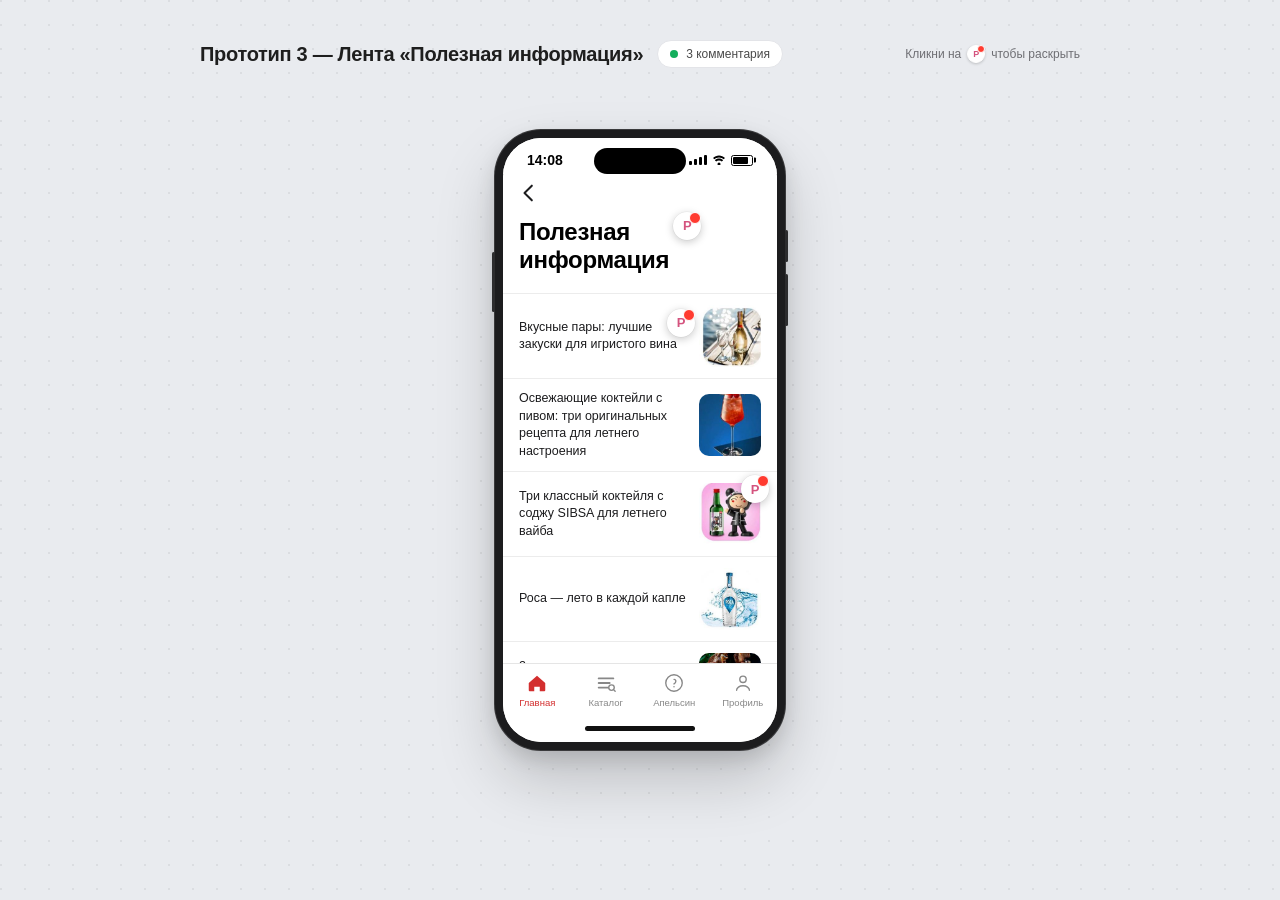
<file: mobile.html>
<!DOCTYPE html>
<html lang="ru">
<head>
<meta charset="UTF-8">
<meta name="viewport" content="width=900">
<title>Прототип 3 — Лента</title>
<style>
  * { box-sizing: border-box; margin: 0; padding: 0; }

  body {
    font-family: 'Inter', -apple-system, BlinkMacSystemFont, 'Helvetica Neue', sans-serif;
    background: #e9ebef;
    background-image: radial-gradient(circle at 1px 1px, rgba(0,0,0,0.06) 1px, transparent 0);
    background-size: 24px 24px;
    min-height: 100vh;
    padding: 40px 30px;
  }

  .board-header {
    max-width: 880px;
    margin: 0 auto 32px;
    display: flex;
    align-items: center;
    gap: 14px;
    flex-wrap: wrap;
  }

  .board-header h1 {
    font-size: 20px;
    font-weight: 700;
    color: #1e1e1e;
    letter-spacing: -0.3px;
  }

  .board-header .pill {
    background: #fff;
    border: 1px solid #e3e4e8;
    border-radius: 18px;
    padding: 6px 12px;
    font-size: 12px;
    color: #4a4a4a;
    display: inline-flex;
    align-items: center;
    gap: 8px;
  }
  .board-header .pill::before {
    content: '';
    width: 8px;
    height: 8px;
    border-radius: 50%;
    background: #14ae5c;
  }

  .board-header .hint {
    margin-left: auto;
    font-size: 12px;
    color: #6e6e73;
    display: inline-flex; align-items: center; gap: 6px;
  }

  .hint-pin {
    display: inline-flex;
    align-items: center; justify-content: center;
    width: 18px; height: 18px;
    border-radius: 50%;
    background: #fff;
    border: 1.5px solid #fff;
    box-shadow: 0 1px 3px rgba(0,0,0,0.2);
    color: #d4537e;
    font-weight: 700;
    font-size: 9px;
    position: relative;
  }
  .hint-pin::after {
    content: '';
    position: absolute;
    top: -1px; right: -1px;
    width: 6px; height: 6px;
    background: #ff3b30;
    border-radius: 50%;
    border: 1px solid #fff;
  }

  .canvas {
    position: relative;
    max-width: 880px;
    margin: 0 auto;
    min-height: 720px;
    padding: 20px 0;
  }

  .iphone {
    width: 290px;
    height: 620px;
    background: #1c1c1e;
    border-radius: 46px;
    padding: 8px;
    box-shadow:
      0 0 0 1px #3a3a3c,
      0 30px 60px rgba(0,0,0,0.18),
      0 8px 20px rgba(0,0,0,0.12);
    position: absolute;
    top: 30px;
    left: 50%;
    transform: translateX(-50%);
  }

  .iphone-inner {
    width: 100%;
    height: 100%;
    background: #fff;
    border-radius: 38px;
    overflow: hidden;
    position: relative;
    display: flex;
    flex-direction: column;
  }

  .status-bar {
    display: flex;
    justify-content: space-between;
    align-items: center;
    padding: 14px 24px 6px;
    font-size: 11px;
    color: #000;
    flex-shrink: 0;
    background: #fff;
    position: relative;
    z-index: 10;
  }

  .status-time { font-size: 14px; font-weight: 600; font-family: -apple-system, sans-serif; }
  .status-icons { display: flex; align-items: center; gap: 5px; }

  .dynamic-island {
    position: absolute;
    top: 10px;
    left: 50%;
    transform: translateX(-50%);
    width: 92px;
    height: 26px;
    background: #000;
    border-radius: 20px;
    z-index: 20;
  }

  .signal-bars { display: flex; gap: 2px; align-items: flex-end; }
  .signal-bars span { width: 3px; background: #000; border-radius: 1px; }
  .signal-bars span:nth-child(1) { height: 4px; }
  .signal-bars span:nth-child(2) { height: 6px; }
  .signal-bars span:nth-child(3) { height: 8px; }
  .signal-bars span:nth-child(4) { height: 10px; }

  .battery-icon {
    width: 22px; height: 11px;
    border: 1.2px solid #000; border-radius: 2.5px;
    position: relative; padding: 1px;
  }
  .battery-icon::after {
    content: ''; position: absolute; right: -3.5px; top: 50%;
    transform: translateY(-50%); width: 2px; height: 5px;
    background: #000; border-radius: 0 1px 1px 0;
  }
  .battery-fill { background: #000; height: 100%; width: 85%; border-radius: 1px; }

  .app-nav-bar {
    display: flex;
    align-items: center;
    justify-content: center;
    padding: 10px 16px;
    flex-shrink: 0;
    background: #fff;
    position: relative;
  }

  .nav-back {
    position: absolute; left: 18px; color: #1e1e1e;
    cursor: pointer;
    display: flex; align-items: center; justify-content: center;
    width: 28px; height: 28px;
  }

  .nav-title { font-size: 15px; font-weight: 600; color: #000; font-family: -apple-system, sans-serif; }

  .app-content {
    flex: 1;
    overflow-y: auto;
    overflow-x: hidden;
    scrollbar-width: thin;
    scrollbar-color: rgba(0,0,0,0.15) transparent;
  }
  .app-content::-webkit-scrollbar { width: 4px; }
  .app-content::-webkit-scrollbar-thumb { background: rgba(0,0,0,0.15); border-radius: 2px; }

  .article-hero { width: 100%; height: 160px; object-fit: cover; display: block; }
  .article-body { padding: 16px 16px 24px; font-family: -apple-system, sans-serif; }

  .article-h1 {
    font-size: 19px; font-weight: 700; color: #000;
    margin: 0 0 12px; line-height: 1.25; letter-spacing: -0.3px;
  }

  .article-h2 {
    font-size: 14.5px; font-weight: 700; color: #000;
    margin: 18px 0 8px; line-height: 1.3;
  }

  .article-p {
    font-size: 13.5px; color: #1c1c1e; line-height: 1.55;
    margin: 0 0 10px;
  }

  .article-highlight {
    font-size: 13.5px; font-weight: 700; color: #000;
    line-height: 1.45; margin: 0 0 10px;
  }

  .article-img-rounded {
    width: 100%; height: 140px; object-fit: cover;
    border-radius: 10px; margin: 14px 0 6px;
    display: block;
  }

  .bottom-tabs {
    display: flex;
    border-top: 0.5px solid #e5e5e5;
    padding: 8px 0 12px;
    background: #fff;
    flex-shrink: 0;
  }

  .tab-item { flex: 1; display: flex; flex-direction: column; align-items: center; gap: 3px; }
  .tab-icon { width: 22px; height: 22px; display: flex; align-items: center; justify-content: center; }
  .tab-label { font-size: 9.5px; font-family: -apple-system, sans-serif; color: #888; }
  .tab-label.active { color: #d32f2f; }
  .tab-svg { width: 22px; height: 22px; }

  .home-indicator {
    height: 22px;
    display: flex; align-items: center; justify-content: center;
    background: #fff; flex-shrink: 0; padding-bottom: 5px;
  }
  .home-bar { width: 110px; height: 4.5px; background: #111; border-radius: 3px; }

  .phone-side-btn { position: absolute; background: #2c2c2e; border-radius: 2px; }
  .volume-up { right: -3px; top: 100px; width: 3px; height: 32px; }
  .volume-down { right: -3px; top: 144px; width: 3px; height: 52px; }
  .power { left: -3px; top: 122px; width: 3px; height: 60px; }

  /* ==== FIGMA PIN — now sits ON top of text inside the phone ==== */
  .pin {
    position: absolute;
    width: 28px; height: 28px;
    border-radius: 50%;
    background: #fff;
    border: 2px solid #fff;
    box-shadow:
      0 2px 8px rgba(0,0,0,0.22),
      0 0 0 0.5px rgba(0,0,0,0.06);
    display: flex; align-items: center; justify-content: center;
    color: #d4537e;
    font-weight: 700;
    font-size: 13px;
    cursor: pointer;
    z-index: 50;
    font-family: 'Inter', sans-serif;
    user-select: none;
    transition: transform 0.15s ease, box-shadow 0.15s ease;
  }
  .pin::after {
    content: '';
    position: absolute;
    top: -2px; right: -2px;
    width: 10px; height: 10px;
    background: #ff3b30;
    border-radius: 50%;
    border: 1.5px solid #fff;
  }
  .pin:hover {
    transform: scale(1.1);
    box-shadow:
      0 4px 14px rgba(0,0,0,0.3),
      0 0 0 0.5px rgba(0,0,0,0.08);
  }
  .pin.is-open {
    transform: scale(1.08);
    background: #fef0f6;
  }
  .pin.is-open::after {
    background: #888;
  }

  /* Comment card — lives outside phone, positioned dynamically next to clicked pin */
  .comment-card {
    position: absolute;
    background: #fff;
    border-radius: 12px;
    padding: 14px 14px 14px;
    width: 230px;
    box-shadow:
      0 1px 2px rgba(0,0,0,0.06),
      0 12px 32px rgba(0,0,0,0.18),
      0 0 0 0.5px rgba(0,0,0,0.05);
    z-index: 200;
    font-family: 'Inter', -apple-system, sans-serif;
    opacity: 0;
    pointer-events: none;
    transform: scale(0.92) translateY(-4px);
    transform-origin: top left;
    transition: opacity 0.18s ease, transform 0.18s ease;
    left: 0; top: 0;
  }
  .comment-card.is-open {
    opacity: 1;
    pointer-events: auto;
    transform: scale(1) translateY(0);
  }

  .comment-head {
    display: flex; align-items: center; gap: 8px;
    margin-bottom: 10px;
  }

  .avatar {
    width: 26px; height: 26px;
    border-radius: 50%;
    background: #fff;
    color: #d4537e;
    font-weight: 700; font-size: 12px;
    display: flex; align-items: center; justify-content: center;
    flex-shrink: 0;
    font-family: 'Inter', sans-serif;
    box-shadow: 0 0 0 1px rgba(0,0,0,0.08), 0 1px 3px rgba(0,0,0,0.1);
    position: relative;
  }
  .avatar::after {
    content: '';
    position: absolute;
    top: -1px; right: -1px;
    width: 8px; height: 8px;
    background: #ff3b30;
    border-radius: 50%;
    border: 1.5px solid #fff;
  }

  .comment-name { font-size: 13px; font-weight: 600; color: #1e1e1e; }
  .comment-time { font-size: 11px; color: #8e8e93; margin-left: 2px; font-weight: 400; }
  .comment-body { font-size: 12.5px; color: #3c3c43; line-height: 1.5; }

  .comment-close {
    position: absolute;
    top: 8px; right: 8px;
    width: 22px; height: 22px;
    border-radius: 4px;
    cursor: pointer;
    display: flex; align-items: center; justify-content: center;
    color: #8e8e93;
    background: transparent;
    border: none;
    font-size: 14px;
  }
  .comment-close:hover { background: #f0f0f3; color: #1e1e1e; }
</style>
</head>
<body>

<div class="board-header">
  <h1>Прототип 3 — Лента «Полезная информация»</h1>
  <span class="pill">3 комментария</span>
  <span class="hint">Кликни на <span class="hint-pin">P</span> чтобы раскрыть</span>
</div>

<div class="canvas">

  
    <div class="iphone">
      <div class="phone-side-btn volume-up"></div>
      <div class="phone-side-btn volume-down"></div>
      <div class="phone-side-btn power"></div>
      <div class="iphone-inner">
        <div class="dynamic-island"></div>
        
        <div class="status-bar">
          <span class="status-time">14:08</span>
          <div class="status-icons">
            <div class="signal-bars"><span></span><span></span><span></span><span></span></div>
            <svg width="14" height="10" viewBox="0 0 14 10"><path d="M7 2.5C8.8 2.5 10.4 3.2 11.6 4.3L13 2.9C11.4 1.4 9.3 0.5 7 0.5C4.7 0.5 2.6 1.4 1 2.9L2.4 4.3C3.6 3.2 5.2 2.5 7 2.5Z" fill="#000"/><path d="M7 5.5C8.1 5.5 9.1 5.9 9.8 6.6L11.2 5.2C10.1 4.2 8.6 3.5 7 3.5C5.4 3.5 3.9 4.2 2.8 5.2L4.2 6.6C4.9 5.9 5.9 5.5 7 5.5Z" fill="#000"/><circle cx="7" cy="9" r="1.5" fill="#000"/></svg>
            <div class="battery-icon"><div class="battery-fill"></div></div>
          </div>
        </div>

        <div class="app-content" style="overflow:hidden;">
          <div style="padding: 8px 16px 6px;">
            <div style="margin-bottom:10px;">
              <svg width="22" height="22" viewBox="0 0 24 24"><path d="M14 4L6 12L14 20" stroke="#1c1c1e" stroke-width="2.2" stroke-linecap="round" stroke-linejoin="round" fill="none"/></svg>
            </div>
            <div style="font-size:24px;font-weight:700;color:#000;line-height:1.15;margin-bottom:14px;letter-spacing:-0.3px;font-family:-apple-system,sans-serif;position:relative;display:inline-block;">
              Полезная<br>информация
              <div class="pin" data-comment="p3-1" style="top: -6px; right: -32px;">P</div>
            </div>
          </div>

          <div style="display:flex;gap:12px;padding:11px 16px;border-top:0.5px solid #ececec;align-items:center;position:relative;">
            <div style="flex:1;font-size:12.5px;color:#1c1c1e;line-height:1.4;font-family:-apple-system,sans-serif;position:relative;display:inline-block;">
              Вкусные пары: лучшие закуски для игристого вина
              <div class="pin" data-comment="p3-2" style="top: -10px; right: -8px;">P</div>
            </div>
            <div style="width:62px;height:62px;border-radius:10px;background-image:url('[data-uri]');background-size:cover;background-position:center;flex-shrink:0;"></div>
          </div>

          
          <div style="display:flex;gap:12px;padding:11px 16px;border-top:0.5px solid #ececec;align-items:center;position:relative;">
            <div style="flex:1;font-size:12.5px;color:#1c1c1e;line-height:1.4;font-family:-apple-system,sans-serif;">Освежающие коктейли с пивом: три оригинальных рецепта для летнего настроения</div>
            <div style="width:62px;height:62px;border-radius:10px;background-image:url('[data-uri]');background-size:cover;background-position:center;flex-shrink:0;position:relative;"></div>
          </div>
          
          <div style="display:flex;gap:12px;padding:11px 16px;border-top:0.5px solid #ececec;align-items:center;position:relative;">
            <div style="flex:1;font-size:12.5px;color:#1c1c1e;line-height:1.4;font-family:-apple-system,sans-serif;">Три классный коктейля с соджу SIBSA для летнего вайба</div>
            <div style="width:62px;height:62px;border-radius:10px;background-image:url('[data-uri]');background-size:cover;background-position:center;flex-shrink:0;position:relative;"><div class="pin" data-comment="p3-3" style="top: -8px; right: -8px;">P</div></div>
          </div>
          
          <div style="display:flex;gap:12px;padding:11px 16px;border-top:0.5px solid #ececec;align-items:center;position:relative;">
            <div style="flex:1;font-size:12.5px;color:#1c1c1e;line-height:1.4;font-family:-apple-system,sans-serif;">Роса — лето в каждой капле</div>
            <div style="width:62px;height:62px;border-radius:10px;background-image:url('[data-uri]');background-size:cover;background-position:center;flex-shrink:0;position:relative;"></div>
          </div>
          
          <div style="display:flex;gap:12px;padding:11px 16px;border-top:0.5px solid #ececec;align-items:center;position:relative;">
            <div style="flex:1;font-size:12.5px;color:#1c1c1e;line-height:1.4;font-family:-apple-system,sans-serif;">2 рецепта мяса на углях с идеальным алкогольным комбо</div>
            <div style="width:62px;height:62px;border-radius:10px;background-image:url('[data-uri]');background-size:cover;background-position:center;flex-shrink:0;position:relative;"></div>
          </div>
          
          <div style="display:flex;gap:12px;padding:11px 16px;border-top:0.5px solid #ececec;align-items:center;position:relative;">
            <div style="flex:1;font-size:12.5px;color:#1c1c1e;line-height:1.4;font-family:-apple-system,sans-serif;">Органический выбор: почему всё больше россиян обращаются к натуральным продуктам</div>
            <div style="width:62px;height:62px;border-radius:10px;background-image:url('[data-uri]');background-size:cover;background-position:center;flex-shrink:0;position:relative;"></div>
          </div>
        </div>

        
        <div class="bottom-tabs">
          <div class="tab-item">
            <div class="tab-icon"><svg class="tab-svg" viewBox="0 0 24 24"><path d="M3 12L12 4L21 12V20C21 20.6 20.6 21 20 21H15V16H9V21H4C3.4 21 3 20.6 3 20V12Z" fill="#d32f2f"/></svg></div>
            <span class="tab-label active">Главная</span>
          </div>
          <div class="tab-item">
            <div class="tab-icon"><svg class="tab-svg" viewBox="0 0 24 24"><rect x="3" y="6" width="18" height="2" rx="1" fill="#888"/><rect x="3" y="11" width="14" height="2" rx="1" fill="#888"/><rect x="3" y="16" width="18" height="2" rx="1" fill="#888"/><circle cx="18" cy="17" r="3" fill="#fff" stroke="#888" stroke-width="1.5"/><line x1="20.5" y1="19.5" x2="22" y2="21" stroke="#888" stroke-width="1.5" stroke-linecap="round"/></svg></div>
            <span class="tab-label">Каталог</span>
          </div>
          <div class="tab-item">
            <div class="tab-icon"><svg class="tab-svg" viewBox="0 0 24 24"><circle cx="12" cy="12" r="9" stroke="#888" stroke-width="1.5" fill="none"/><path d="M12 8C13.1 8 14 8.9 14 10C14 11.7 12 13 12 13" stroke="#888" stroke-width="1.5" stroke-linecap="round" fill="none"/><circle cx="12" cy="16" r="0.8" fill="#888"/></svg></div>
            <span class="tab-label">Апельсин</span>
          </div>
          <div class="tab-item">
            <div class="tab-icon"><svg class="tab-svg" viewBox="0 0 24 24"><circle cx="12" cy="8" r="3.5" stroke="#888" stroke-width="1.5" fill="none"/><path d="M5 20C5 17.2 8.1 15 12 15C15.9 15 19 17.2 19 20" stroke="#888" stroke-width="1.5" stroke-linecap="round" fill="none"/></svg></div>
            <span class="tab-label">Профиль</span>
          </div>
        </div>
        <div class="home-indicator"><div class="home-bar"></div></div>
  
      </div>
    </div>

  
    <div id="card-p3-1" class="comment-card">
      <button class="comment-close" aria-label="Закрыть">✕</button>
      <div class="comment-head">
        <div class="avatar">P</div>
        <span class="comment-name">Polina S.</span>
        <span class="comment-time">сейчас</span>
      </div>
      <div class="comment-body">Отсутствие единства оформления заголовков статей — где-то с двоеточием, где-то с тире, где-то одной фразой.</div>
    </div>
  
    <div id="card-p3-2" class="comment-card">
      <button class="comment-close" aria-label="Закрыть">✕</button>
      <div class="comment-head">
        <div class="avatar">P</div>
        <span class="comment-name">Polina S.</span>
        <span class="comment-time">сейчас</span>
      </div>
      <div class="comment-body">Нет иконок рубрик — непонятна структура раздела, всё свалено в одну ленту без категоризации.</div>
    </div>
  
    <div id="card-p3-3" class="comment-card">
      <button class="comment-close" aria-label="Закрыть">✕</button>
      <div class="comment-head">
        <div class="avatar">P</div>
        <span class="comment-name">Polina S.</span>
        <span class="comment-time">сейчас</span>
      </div>
      <div class="comment-body">Нет единства дизайна превьюшек — каждая картинка в своём стиле, фоне и кропе. Лента выглядит разваленной.</div>
    </div>

</div>

<script>
(function(){
  const canvas = document.querySelector('.canvas');

  function closeAll() {
    document.querySelectorAll('.pin.is-open').forEach(p => p.classList.remove('is-open'));
    document.querySelectorAll('.comment-card.is-open').forEach(c => c.classList.remove('is-open'));
  }

  function positionCard(pin, card) {
    const pinRect = pin.getBoundingClientRect();
    const canvasRect = canvas.getBoundingClientRect();
    const phone = document.querySelector('.iphone');
    const phoneRect = phone.getBoundingClientRect();
    const cardWidth = 230;
    const gap = 16;

    // Card x = right edge of phone + gap (canvas coordinates)
    let cardLeft = (phoneRect.right - canvasRect.left) + gap;
    // Embedded in a narrow frame there's no room right of the phone — clamp the
    // card so it stays inside the canvas instead of spilling out and clipping.
    const maxLeft = canvasRect.width - cardWidth - 12;
    if (cardLeft > maxLeft) cardLeft = Math.max(12, maxLeft);

    // Card y = align with pin (canvas coordinates)
    let cardTop = pinRect.top - canvasRect.top - 4;

    // Clamp so card stays inside canvas/visible area
    if (cardTop < 20) cardTop = 20;

    card.style.left = cardLeft + 'px';
    card.style.top = cardTop + 'px';
  }

  document.querySelectorAll('.pin').forEach(pin => {
    pin.addEventListener('click', e => {
      e.stopPropagation();
      const id = pin.dataset.comment;
      const card = document.getElementById('card-' + id);
      const wasOpen = pin.classList.contains('is-open');
      closeAll();
      if (!wasOpen) {
        pin.classList.add('is-open');
        if (card) {
          positionCard(pin, card);
          card.classList.add('is-open');
        }
      }
    });
  });

  document.querySelectorAll('.comment-close').forEach(btn => {
    btn.addEventListener('click', e => {
      e.stopPropagation();
      closeAll();
    });
  });

  document.addEventListener('click', e => {
    if (!e.target.closest('.comment-card') && !e.target.closest('.pin')) {
      closeAll();
    }
  });

  // Reposition open card if user scrolls inside the phone content
  document.querySelectorAll('.app-content').forEach(sc => {
    sc.addEventListener('scroll', () => {
      const openPin = document.querySelector('.pin.is-open');
      if (openPin) {
        const card = document.getElementById('card-' + openPin.dataset.comment);
        if (card) positionCard(openPin, card);
      }
    });
  });
  window.addEventListener('resize', () => {
    const openPin = document.querySelector('.pin.is-open');
    if (openPin) {
      const card = document.getElementById('card-' + openPin.dataset.comment);
      if (card) positionCard(openPin, card);
    }
  });
})();
</script>
</body>
</html>
</file>
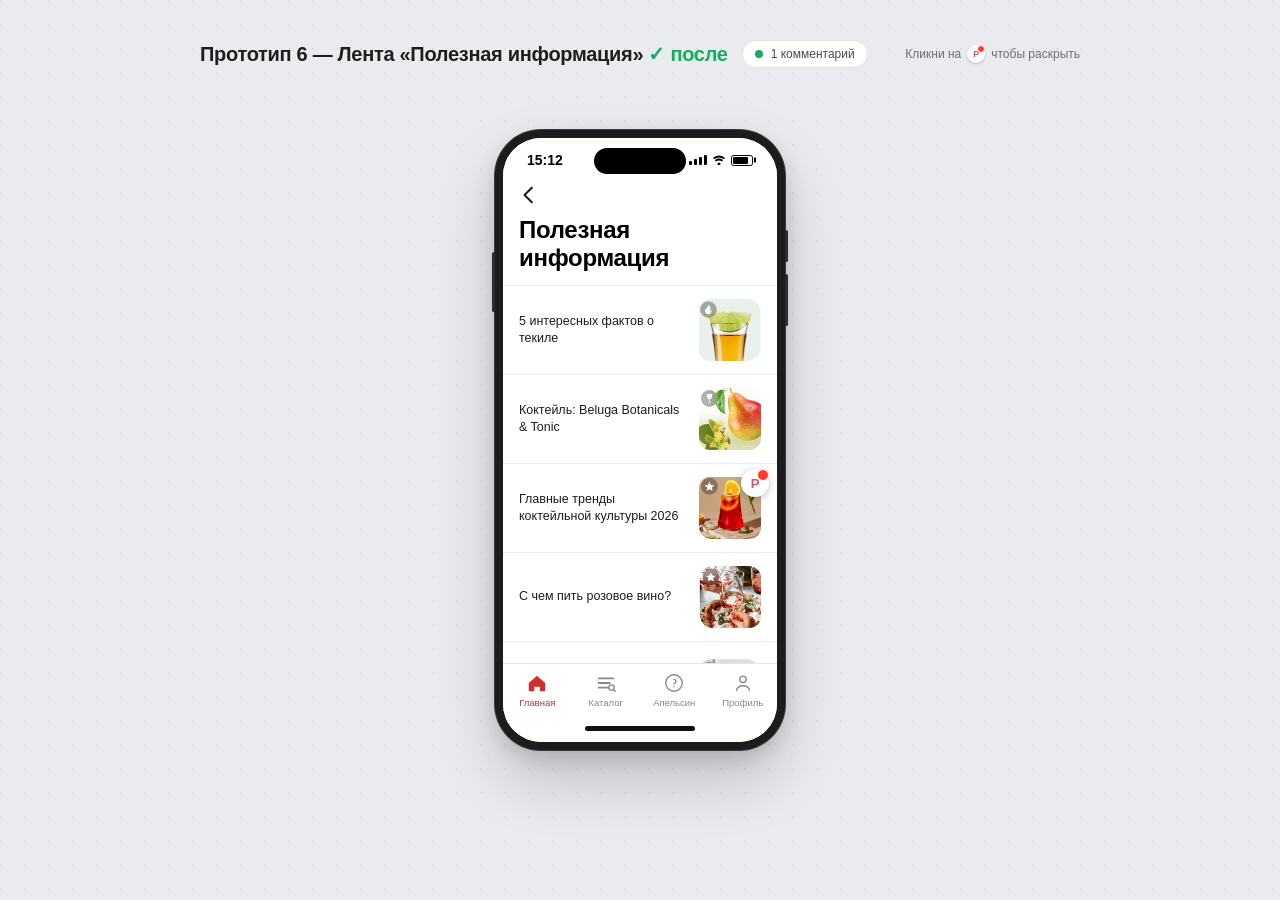
<file: organic.html>
<!DOCTYPE html>
<html lang="ru">
<head>
<meta charset="UTF-8">
<meta name="viewport" content="width=900">
<title>Прототип 6 — Лента (после)</title>
<style>
  * { box-sizing: border-box; margin: 0; padding: 0; }

  body {
    font-family: 'Inter', -apple-system, BlinkMacSystemFont, 'Helvetica Neue', sans-serif;
    background: #e9ebef;
    background-image: radial-gradient(circle at 1px 1px, rgba(0,0,0,0.06) 1px, transparent 0);
    background-size: 24px 24px;
    min-height: 100vh;
    padding: 40px 30px;
  }

  .board-header {
    max-width: 880px;
    margin: 0 auto 32px;
    display: flex;
    align-items: center;
    gap: 14px;
    flex-wrap: wrap;
  }

  .board-header h1 {
    font-size: 20px;
    font-weight: 700;
    color: #1e1e1e;
    letter-spacing: -0.3px;
  }

  .board-header .pill {
    background: #fff;
    border: 1px solid #e3e4e8;
    border-radius: 18px;
    padding: 6px 12px;
    font-size: 12px;
    color: #4a4a4a;
    display: inline-flex;
    align-items: center;
    gap: 8px;
  }
  .board-header .pill::before {
    content: '';
    width: 8px;
    height: 8px;
    border-radius: 50%;
    background: #14ae5c;
  }
  .board-header .pill.improved::before {
    background: #14ae5c;
  }

  .board-header .hint {
    margin-left: auto;
    font-size: 12px;
    color: #6e6e73;
    display: inline-flex; align-items: center; gap: 6px;
  }

  .hint-pin {
    display: inline-flex;
    align-items: center; justify-content: center;
    width: 18px; height: 18px;
    border-radius: 50%;
    background: #fff;
    border: 1.5px solid #fff;
    box-shadow: 0 1px 3px rgba(0,0,0,0.2);
    color: #d4537e;
    font-weight: 700;
    font-size: 9px;
    position: relative;
  }
  .hint-pin::after {
    content: '';
    position: absolute;
    top: -1px; right: -1px;
    width: 6px; height: 6px;
    background: #ff3b30;
    border-radius: 50%;
    border: 1px solid #fff;
  }

  .canvas {
    position: relative;
    max-width: 880px;
    margin: 0 auto;
    min-height: 720px;
    padding: 20px 0;
  }

  .iphone {
    width: 290px;
    height: 620px;
    background: #1c1c1e;
    border-radius: 46px;
    padding: 8px;
    box-shadow:
      0 0 0 1px #3a3a3c,
      0 30px 60px rgba(0,0,0,0.18),
      0 8px 20px rgba(0,0,0,0.12);
    position: absolute;
    top: 30px;
    left: 50%;
    transform: translateX(-50%);
  }

  .iphone-inner {
    width: 100%;
    height: 100%;
    background: #fff;
    border-radius: 38px;
    overflow: hidden;
    position: relative;
    display: flex;
    flex-direction: column;
  }

  .status-bar {
    display: flex;
    justify-content: space-between;
    align-items: center;
    padding: 14px 24px 6px;
    font-size: 11px;
    color: #000;
    flex-shrink: 0;
    background: #fff;
    position: relative;
    z-index: 10;
  }

  .status-time { font-size: 14px; font-weight: 600; font-family: -apple-system, sans-serif; }
  .status-icons { display: flex; align-items: center; gap: 5px; }

  .dynamic-island {
    position: absolute;
    top: 10px;
    left: 50%;
    transform: translateX(-50%);
    width: 92px;
    height: 26px;
    background: #000;
    border-radius: 20px;
    z-index: 20;
  }

  .signal-bars { display: flex; gap: 2px; align-items: flex-end; }
  .signal-bars span { width: 3px; background: #000; border-radius: 1px; }
  .signal-bars span:nth-child(1) { height: 4px; }
  .signal-bars span:nth-child(2) { height: 6px; }
  .signal-bars span:nth-child(3) { height: 8px; }
  .signal-bars span:nth-child(4) { height: 10px; }

  .battery-icon {
    width: 22px; height: 11px;
    border: 1.2px solid #000; border-radius: 2.5px;
    position: relative; padding: 1px;
  }
  .battery-icon::after {
    content: ''; position: absolute; right: -3.5px; top: 50%;
    transform: translateY(-50%); width: 2px; height: 5px;
    background: #000; border-radius: 0 1px 1px 0;
  }
  .battery-fill { background: #000; height: 100%; width: 85%; border-radius: 1px; }

  .app-nav-bar {
    display: flex;
    align-items: center;
    justify-content: center;
    padding: 10px 16px;
    flex-shrink: 0;
    background: #fff;
    position: relative;
  }

  .nav-back {
    position: absolute; left: 18px; color: #1e1e1e;
    cursor: pointer;
    display: flex; align-items: center; justify-content: center;
    width: 28px; height: 28px;
  }

  .nav-title { font-size: 15px; font-weight: 600; color: #000; font-family: -apple-system, sans-serif; }

  .app-content {
    flex: 1;
    overflow-y: auto;
    overflow-x: hidden;
    scrollbar-width: thin;
    scrollbar-color: rgba(0,0,0,0.15) transparent;
  }
  .app-content::-webkit-scrollbar { width: 4px; }
  .app-content::-webkit-scrollbar-thumb { background: rgba(0,0,0,0.15); border-radius: 2px; }

  /* ==== Article-specific styles ==== */
  .hero-wrap {
    position: relative;
    width: 100%;
    height: 175px;
    overflow: hidden;
  }
  .hero-rose {
    background: linear-gradient(135deg, #f4a986 0%, #ec7d8f 35%, #d96280 65%, #b14a72 100%);
  }
  .hero-rose::before {
    content: '🥂';
    position: absolute;
    font-size: 80px;
    left: 50%;
    top: 52%;
    transform: translate(-50%, -50%) rotate(-8deg);
    filter: drop-shadow(0 4px 12px rgba(0,0,0,0.25));
  }
  .hero-rose::after {
    content: '';
    position: absolute;
    inset: 0;
    background: radial-gradient(ellipse at 30% 80%, rgba(255,180,140,0.4) 0%, transparent 60%);
  }

  .hero-dagestan {
    background: linear-gradient(135deg, #4a2818 0%, #6b3a25 40%, #8b5430 100%);
  }
  .hero-dagestan::before {
    content: '🍷';
    position: absolute;
    font-size: 80px;
    left: 50%;
    top: 52%;
    transform: translate(-50%, -50%) rotate(-4deg);
    filter: drop-shadow(0 4px 12px rgba(0,0,0,0.5));
  }
  .hero-dagestan::after {
    content: '';
    position: absolute;
    inset: 0;
    background: radial-gradient(ellipse at 70% 30%, rgba(212,160,100,0.25) 0%, transparent 60%);
  }

  .hero-badge {
    position: absolute;
    z-index: 5;
    display: inline-flex;
    align-items: center;
    gap: 5px;
    background: rgba(0,0,0,0.55);
    color: #fff;
    padding: 5px 11px 5px 8px;
    border-radius: 18px;
    font-size: 11px;
    font-weight: 500;
    font-family: -apple-system, sans-serif;
    backdrop-filter: blur(8px);
  }
  .hero-badge.top-left { top: 14px; left: 14px; }
  .hero-badge svg { width: 13px; height: 13px; }

  .food-tag {
    position: absolute;
    top: 14px;
    right: 14px;
    z-index: 5;
    background: #ffd54a;
    color: #1a1a1a;
    padding: 6px 8px;
    border-radius: 8px;
    font-size: 9.5px;
    font-weight: 800;
    font-family: -apple-system, sans-serif;
    letter-spacing: 0.5px;
    line-height: 1;
    text-align: center;
  }
  .food-tag span { display: block; }

  .article-body { padding: 18px 16px 24px; font-family: -apple-system, sans-serif; }

  .article-h1 {
    font-size: 22px; font-weight: 700; color: #000;
    margin: 0 0 10px; line-height: 1.2; letter-spacing: -0.4px;
  }

  .article-subtitle {
    font-size: 13.5px; color: #1c1c1e; line-height: 1.5;
    margin: 0 0 16px;
  }

  .article-h2 {
    font-size: 14.5px; font-weight: 700; color: #000;
    margin: 18px 0 8px; line-height: 1.3;
  }

  .article-p {
    font-size: 13px; color: #1c1c1e; line-height: 1.55;
    margin: 0 0 10px;
  }

  /* Gastropair block — full-width image (already has bottle + 3 pairings) */
  .gastropair-block {
    width: 100%;
    display: block;
    border-radius: 14px;
    margin: 12px 0;
  }

  /* Wine card — landscape banner with maroon background */
  .wine-card {
    width: 100%;
    display: block;
    border-radius: 14px;
    margin: 10px 0;
  }

  .bottom-tabs {
    display: flex;
    border-top: 0.5px solid #e5e5e5;
    padding: 8px 0 12px;
    background: #fff;
    flex-shrink: 0;
  }

  .tab-item { flex: 1; display: flex; flex-direction: column; align-items: center; gap: 3px; }
  .tab-icon { width: 22px; height: 22px; display: flex; align-items: center; justify-content: center; }
  .tab-label { font-size: 9.5px; font-family: -apple-system, sans-serif; color: #888; }
  .tab-label.active { color: #d32f2f; }
  .tab-svg { width: 22px; height: 22px; }

  .home-indicator {
    height: 22px;
    display: flex; align-items: center; justify-content: center;
    background: #fff; flex-shrink: 0; padding-bottom: 5px;
  }
  .home-bar { width: 110px; height: 4.5px; background: #111; border-radius: 3px; }

  .phone-side-btn { position: absolute; background: #2c2c2e; border-radius: 2px; }
  .volume-up { right: -3px; top: 100px; width: 3px; height: 32px; }
  .volume-down { right: -3px; top: 144px; width: 3px; height: 52px; }
  .power { left: -3px; top: 122px; width: 3px; height: 60px; }

  /* ==== PIN ==== */
  .pin {
    position: absolute;
    width: 28px; height: 28px;
    border-radius: 50%;
    background: #fff;
    border: 2px solid #fff;
    box-shadow:
      0 2px 8px rgba(0,0,0,0.22),
      0 0 0 0.5px rgba(0,0,0,0.06);
    display: flex; align-items: center; justify-content: center;
    color: #d4537e;
    font-weight: 700;
    font-size: 13px;
    cursor: pointer;
    z-index: 50;
    font-family: 'Inter', sans-serif;
    user-select: none;
    transition: transform 0.15s ease, box-shadow 0.15s ease;
  }
  .pin::after {
    content: '';
    position: absolute;
    top: -2px; right: -2px;
    width: 10px; height: 10px;
    background: #ff3b30;
    border-radius: 50%;
    border: 1.5px solid #fff;
  }
  .pin:hover {
    transform: scale(1.1);
    box-shadow:
      0 4px 14px rgba(0,0,0,0.3),
      0 0 0 0.5px rgba(0,0,0,0.08);
  }
  .pin.is-open {
    transform: scale(1.08);
    background: #fef0f6;
  }
  .pin.is-open::after {
    background: #888;
  }

  .comment-card {
    position: absolute;
    background: #fff;
    border-radius: 12px;
    padding: 14px 14px 14px;
    width: 230px;
    box-shadow:
      0 1px 2px rgba(0,0,0,0.06),
      0 12px 32px rgba(0,0,0,0.18),
      0 0 0 0.5px rgba(0,0,0,0.05);
    z-index: 200;
    font-family: 'Inter', -apple-system, sans-serif;
    opacity: 0;
    pointer-events: none;
    transform: scale(0.92) translateY(-4px);
    transform-origin: top left;
    transition: opacity 0.18s ease, transform 0.18s ease;
    left: 0; top: 0;
  }
  .comment-card.is-open {
    opacity: 1;
    pointer-events: auto;
    transform: scale(1) translateY(0);
  }

  .comment-head {
    display: flex; align-items: center; gap: 8px;
    margin-bottom: 10px;
  }

  .avatar {
    width: 26px; height: 26px;
    border-radius: 50%;
    background: #fff;
    color: #d4537e;
    font-weight: 700; font-size: 12px;
    display: flex; align-items: center; justify-content: center;
    flex-shrink: 0;
    font-family: 'Inter', sans-serif;
    box-shadow: 0 0 0 1px rgba(0,0,0,0.08), 0 1px 3px rgba(0,0,0,0.1);
    position: relative;
  }
  .avatar::after {
    content: '';
    position: absolute;
    top: -1px; right: -1px;
    width: 8px; height: 8px;
    background: #ff3b30;
    border-radius: 50%;
    border: 1.5px solid #fff;
  }

  .comment-name { font-size: 13px; font-weight: 600; color: #1e1e1e; }
  .comment-time { font-size: 11px; color: #8e8e93; margin-left: 2px; font-weight: 400; }
  .comment-body { font-size: 12.5px; color: #3c3c43; line-height: 1.5; }
  .comment-body strong { color: #14ae5c; font-weight: 600; }

  .comment-close {
    position: absolute;
    top: 8px; right: 8px;
    width: 22px; height: 22px;
    border-radius: 4px;
    cursor: pointer;
    display: flex; align-items: center; justify-content: center;
    color: #8e8e93;
    background: transparent;
    border: none;
    font-size: 14px;
  }
  .comment-close:hover { background: #f0f0f3; color: #1e1e1e; }

  /* Feed (P6) list item */
  .feed-item {
    display: flex;
    gap: 14px;
    padding: 13px 16px;
    align-items: center;
    border-top: 0.5px solid #ececec;
    position: relative;
  }
  .feed-item-text {
    flex: 1;
    font-size: 12.5px;
    color: #1c1c1e;
    line-height: 1.4;
    font-family: -apple-system, sans-serif;
  }
  .feed-thumb {
    width: 62px; height: 62px;
    border-radius: 11px;
    background-size: cover;
    background-position: center;
    flex-shrink: 0;
    position: relative;
  }
</style>
</head>
<body>

<div class="board-header">
  <h1>Прототип 6 — Лента «Полезная информация» <span style="color:#14ae5c;font-weight:600;">✓ после</span></h1>
  <span class="pill improved">1 комментарий</span>
  <span class="hint">Кликни на <span class="hint-pin">P</span> чтобы раскрыть</span>
</div>

<div class="canvas">

  
    <div class="iphone">
      <div class="phone-side-btn volume-up"></div>
      <div class="phone-side-btn volume-down"></div>
      <div class="phone-side-btn power"></div>
      <div class="iphone-inner">
        <div class="dynamic-island"></div>
        
        <div class="status-bar">
          <span class="status-time">15:12</span>
          <div class="status-icons">
            <div class="signal-bars"><span></span><span></span><span></span><span></span></div>
            <svg width="14" height="10" viewBox="0 0 14 10"><path d="M7 2.5C8.8 2.5 10.4 3.2 11.6 4.3L13 2.9C11.4 1.4 9.3 0.5 7 0.5C4.7 0.5 2.6 1.4 1 2.9L2.4 4.3C3.6 3.2 5.2 2.5 7 2.5Z" fill="#000"/><path d="M7 5.5C8.1 5.5 9.1 5.9 9.8 6.6L11.2 5.2C10.1 4.2 8.6 3.5 7 3.5C5.4 3.5 3.9 4.2 2.8 5.2L4.2 6.6C4.9 5.9 5.9 5.5 7 5.5Z" fill="#000"/><circle cx="7" cy="9" r="1.5" fill="#000"/></svg>
            <div class="battery-icon"><div class="battery-fill"></div></div>
          </div>
        </div>

        <div class="app-content" style="overflow-y:auto;">
          <div style="padding: 10px 16px 4px;">
            <div style="margin-bottom:6px;">
              <svg width="22" height="22" viewBox="0 0 24 24"><path d="M14 4L6 12L14 20" stroke="#1c1c1e" stroke-width="2.2" stroke-linecap="round" stroke-linejoin="round" fill="none"/></svg>
            </div>
            <div style="font-size:24px;font-weight:700;color:#000;line-height:1.15;margin-bottom:10px;letter-spacing:-0.3px;font-family:-apple-system,sans-serif;">
              Полезная<br>информация
            </div>
          </div>

          
          <div class="feed-item">
            <div class="feed-item-text">5 интересных фактов о текиле</div>
            <div class="feed-thumb" style="background-image:url('[data-uri]');"></div>
          </div>
          
          <div class="feed-item">
            <div class="feed-item-text">Коктейль: Beluga Botanicals & Tonic</div>
            <div class="feed-thumb" style="background-image:url('[data-uri]');"></div>
          </div>
          
          <div class="feed-item">
            <div class="feed-item-text">Главные тренды коктейльной культуры 2026</div>
            <div class="feed-thumb" style="background-image:url('[data-uri]');"><div class="pin" data-comment="p6-1" style="top: -8px; right: -8px;">P</div></div>
          </div>
          
          <div class="feed-item">
            <div class="feed-item-text">С чем пить розовое вино?</div>
            <div class="feed-thumb" style="background-image:url('[data-uri]');"></div>
          </div>
          
          <div class="feed-item">
            <div class="feed-item-text">С чем пить красное вино?</div>
            <div class="feed-thumb" style="background-image:url('[data-uri]');"></div>
          </div>
          
          <div class="feed-item">
            <div class="feed-item-text">С чем пить белое вино?</div>
            <div class="feed-thumb" style="background-image:url('[data-uri]');"></div>
          </div>
        </div>

        
        <div class="bottom-tabs">
          <div class="tab-item">
            <div class="tab-icon"><svg class="tab-svg" viewBox="0 0 24 24"><path d="M3 12L12 4L21 12V20C21 20.6 20.6 21 20 21H15V16H9V21H4C3.4 21 3 20.6 3 20V12Z" fill="#d32f2f"/></svg></div>
            <span class="tab-label active">Главная</span>
          </div>
          <div class="tab-item">
            <div class="tab-icon"><svg class="tab-svg" viewBox="0 0 24 24"><rect x="3" y="6" width="18" height="2" rx="1" fill="#888"/><rect x="3" y="11" width="14" height="2" rx="1" fill="#888"/><rect x="3" y="16" width="18" height="2" rx="1" fill="#888"/><circle cx="18" cy="17" r="3" fill="#fff" stroke="#888" stroke-width="1.5"/><line x1="20.5" y1="19.5" x2="22" y2="21" stroke="#888" stroke-width="1.5" stroke-linecap="round"/></svg></div>
            <span class="tab-label">Каталог</span>
          </div>
          <div class="tab-item">
            <div class="tab-icon"><svg class="tab-svg" viewBox="0 0 24 24"><circle cx="12" cy="12" r="9" stroke="#888" stroke-width="1.5" fill="none"/><path d="M12 8C13.1 8 14 8.9 14 10C14 11.7 12 13 12 13" stroke="#888" stroke-width="1.5" stroke-linecap="round" fill="none"/><circle cx="12" cy="16" r="0.8" fill="#888"/></svg></div>
            <span class="tab-label">Апельсин</span>
          </div>
          <div class="tab-item">
            <div class="tab-icon"><svg class="tab-svg" viewBox="0 0 24 24"><circle cx="12" cy="8" r="3.5" stroke="#888" stroke-width="1.5" fill="none"/><path d="M5 20C5 17.2 8.1 15 12 15C15.9 15 19 17.2 19 20" stroke="#888" stroke-width="1.5" stroke-linecap="round" fill="none"/></svg></div>
            <span class="tab-label">Профиль</span>
          </div>
        </div>
        <div class="home-indicator"><div class="home-bar"></div></div>
  
      </div>
    </div>

  
    <div id="card-p6-1" class="comment-card">
      <button class="comment-close" aria-label="Закрыть">✕</button>
      <div class="comment-head">
        <div class="avatar">P</div>
        <span class="comment-name">Polina S.</span>
        <span class="comment-time">сейчас</span>
      </div>
      <div class="comment-body"><strong>✓ Решено:</strong> на каждой превьюшке появилась иконка рубрики (звезда — обзор, бокал — рецепт, капля — факты). Превью теперь в едином стиле и кропе, лента читается как одно целое.</div>
    </div>

</div>

<script>
(function(){
  const canvas = document.querySelector('.canvas');

  function closeAll() {
    document.querySelectorAll('.pin.is-open').forEach(p => p.classList.remove('is-open'));
    document.querySelectorAll('.comment-card.is-open').forEach(c => c.classList.remove('is-open'));
  }

  function positionCard(pin, card) {
    const pinRect = pin.getBoundingClientRect();
    const canvasRect = canvas.getBoundingClientRect();
    const phone = document.querySelector('.iphone');
    const phoneRect = phone.getBoundingClientRect();
    const gap = 16;
    let cardLeft = (phoneRect.right - canvasRect.left) + gap;
    const maxLeft = canvasRect.width - (card.offsetWidth || 230) - 12;
    if (cardLeft > maxLeft) cardLeft = Math.max(12, maxLeft);
    let cardTop = pinRect.top - canvasRect.top - 4;
    if (cardTop < 20) cardTop = 20;
    card.style.left = cardLeft + 'px';
    card.style.top = cardTop + 'px';
  }

  document.querySelectorAll('.pin').forEach(pin => {
    pin.addEventListener('click', e => {
      e.stopPropagation();
      const id = pin.dataset.comment;
      const card = document.getElementById('card-' + id);
      const wasOpen = pin.classList.contains('is-open');
      closeAll();
      if (!wasOpen) {
        pin.classList.add('is-open');
        if (card) {
          positionCard(pin, card);
          card.classList.add('is-open');
        }
      }
    });
  });

  document.querySelectorAll('.comment-close').forEach(btn => {
    btn.addEventListener('click', e => {
      e.stopPropagation();
      closeAll();
    });
  });

  document.addEventListener('click', e => {
    if (!e.target.closest('.comment-card') && !e.target.closest('.pin')) {
      closeAll();
    }
  });

  document.querySelectorAll('.app-content').forEach(sc => {
    sc.addEventListener('scroll', () => {
      const openPin = document.querySelector('.pin.is-open');
      if (openPin) {
        const card = document.getElementById('card-' + openPin.dataset.comment);
        if (card) positionCard(openPin, card);
      }
    });
  });
  window.addEventListener('resize', () => {
    const openPin = document.querySelector('.pin.is-open');
    if (openPin) {
      const card = document.getElementById('card-' + openPin.dataset.comment);
      if (card) positionCard(openPin, card);
    }
  });
})();
</script>
</body>
</html>
</file>
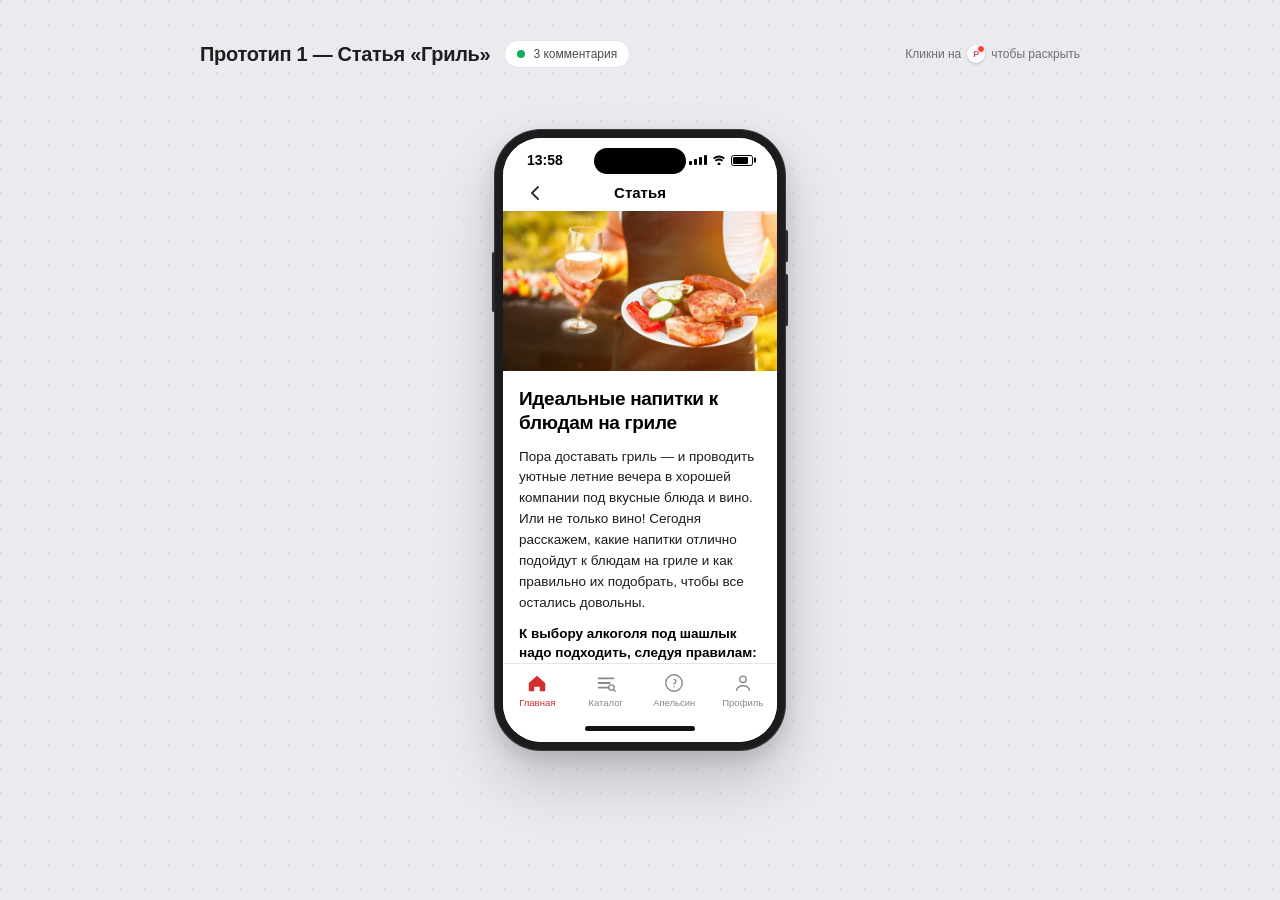
<file: rose.html>
<!DOCTYPE html>
<html lang="ru">
<head>
<meta charset="UTF-8">
<meta name="viewport" content="width=900">
<title>Прототип 1 — Гриль</title>
<style>
  * { box-sizing: border-box; margin: 0; padding: 0; }

  body {
    font-family: 'Inter', -apple-system, BlinkMacSystemFont, 'Helvetica Neue', sans-serif;
    background: #e9ebef;
    background-image: radial-gradient(circle at 1px 1px, rgba(0,0,0,0.06) 1px, transparent 0);
    background-size: 24px 24px;
    min-height: 100vh;
    padding: 40px 30px;
  }

  .board-header {
    max-width: 880px;
    margin: 0 auto 32px;
    display: flex;
    align-items: center;
    gap: 14px;
    flex-wrap: wrap;
  }

  .board-header h1 {
    font-size: 20px;
    font-weight: 700;
    color: #1e1e1e;
    letter-spacing: -0.3px;
  }

  .board-header .pill {
    background: #fff;
    border: 1px solid #e3e4e8;
    border-radius: 18px;
    padding: 6px 12px;
    font-size: 12px;
    color: #4a4a4a;
    display: inline-flex;
    align-items: center;
    gap: 8px;
  }
  .board-header .pill::before {
    content: '';
    width: 8px;
    height: 8px;
    border-radius: 50%;
    background: #14ae5c;
  }

  .board-header .hint {
    margin-left: auto;
    font-size: 12px;
    color: #6e6e73;
    display: inline-flex; align-items: center; gap: 6px;
  }

  .hint-pin {
    display: inline-flex;
    align-items: center; justify-content: center;
    width: 18px; height: 18px;
    border-radius: 50%;
    background: #fff;
    border: 1.5px solid #fff;
    box-shadow: 0 1px 3px rgba(0,0,0,0.2);
    color: #d4537e;
    font-weight: 700;
    font-size: 9px;
    position: relative;
  }
  .hint-pin::after {
    content: '';
    position: absolute;
    top: -1px; right: -1px;
    width: 6px; height: 6px;
    background: #ff3b30;
    border-radius: 50%;
    border: 1px solid #fff;
  }

  .canvas {
    position: relative;
    max-width: 880px;
    margin: 0 auto;
    min-height: 720px;
    padding: 20px 0;
  }

  .iphone {
    width: 290px;
    height: 620px;
    background: #1c1c1e;
    border-radius: 46px;
    padding: 8px;
    box-shadow:
      0 0 0 1px #3a3a3c,
      0 30px 60px rgba(0,0,0,0.18),
      0 8px 20px rgba(0,0,0,0.12);
    position: absolute;
    top: 30px;
    left: 50%;
    transform: translateX(-50%);
  }

  .iphone-inner {
    width: 100%;
    height: 100%;
    background: #fff;
    border-radius: 38px;
    overflow: hidden;
    position: relative;
    display: flex;
    flex-direction: column;
  }

  .status-bar {
    display: flex;
    justify-content: space-between;
    align-items: center;
    padding: 14px 24px 6px;
    font-size: 11px;
    color: #000;
    flex-shrink: 0;
    background: #fff;
    position: relative;
    z-index: 10;
  }

  .status-time { font-size: 14px; font-weight: 600; font-family: -apple-system, sans-serif; }
  .status-icons { display: flex; align-items: center; gap: 5px; }

  .dynamic-island {
    position: absolute;
    top: 10px;
    left: 50%;
    transform: translateX(-50%);
    width: 92px;
    height: 26px;
    background: #000;
    border-radius: 20px;
    z-index: 20;
  }

  .signal-bars { display: flex; gap: 2px; align-items: flex-end; }
  .signal-bars span { width: 3px; background: #000; border-radius: 1px; }
  .signal-bars span:nth-child(1) { height: 4px; }
  .signal-bars span:nth-child(2) { height: 6px; }
  .signal-bars span:nth-child(3) { height: 8px; }
  .signal-bars span:nth-child(4) { height: 10px; }

  .battery-icon {
    width: 22px; height: 11px;
    border: 1.2px solid #000; border-radius: 2.5px;
    position: relative; padding: 1px;
  }
  .battery-icon::after {
    content: ''; position: absolute; right: -3.5px; top: 50%;
    transform: translateY(-50%); width: 2px; height: 5px;
    background: #000; border-radius: 0 1px 1px 0;
  }
  .battery-fill { background: #000; height: 100%; width: 85%; border-radius: 1px; }

  .app-nav-bar {
    display: flex;
    align-items: center;
    justify-content: center;
    padding: 10px 16px;
    flex-shrink: 0;
    background: #fff;
    position: relative;
  }

  .nav-back {
    position: absolute; left: 18px; color: #1e1e1e;
    cursor: pointer;
    display: flex; align-items: center; justify-content: center;
    width: 28px; height: 28px;
  }

  .nav-title { font-size: 15px; font-weight: 600; color: #000; font-family: -apple-system, sans-serif; }

  .app-content {
    flex: 1;
    overflow-y: auto;
    overflow-x: hidden;
    scrollbar-width: thin;
    scrollbar-color: rgba(0,0,0,0.15) transparent;
  }
  .app-content::-webkit-scrollbar { width: 4px; }
  .app-content::-webkit-scrollbar-thumb { background: rgba(0,0,0,0.15); border-radius: 2px; }

  .article-hero { width: 100%; height: 160px; object-fit: cover; display: block; }
  .article-body { padding: 16px 16px 24px; font-family: -apple-system, sans-serif; }

  .article-h1 {
    font-size: 19px; font-weight: 700; color: #000;
    margin: 0 0 12px; line-height: 1.25; letter-spacing: -0.3px;
  }

  .article-h2 {
    font-size: 14.5px; font-weight: 700; color: #000;
    margin: 18px 0 8px; line-height: 1.3;
  }

  .article-p {
    font-size: 13.5px; color: #1c1c1e; line-height: 1.55;
    margin: 0 0 10px;
  }

  .article-highlight {
    font-size: 13.5px; font-weight: 700; color: #000;
    line-height: 1.45; margin: 0 0 10px;
  }

  .article-img-rounded {
    width: 100%; height: 140px; object-fit: cover;
    border-radius: 10px; margin: 14px 0 6px;
    display: block;
  }

  .bottom-tabs {
    display: flex;
    border-top: 0.5px solid #e5e5e5;
    padding: 8px 0 12px;
    background: #fff;
    flex-shrink: 0;
  }

  .tab-item { flex: 1; display: flex; flex-direction: column; align-items: center; gap: 3px; }
  .tab-icon { width: 22px; height: 22px; display: flex; align-items: center; justify-content: center; }
  .tab-label { font-size: 9.5px; font-family: -apple-system, sans-serif; color: #888; }
  .tab-label.active { color: #d32f2f; }
  .tab-svg { width: 22px; height: 22px; }

  .home-indicator {
    height: 22px;
    display: flex; align-items: center; justify-content: center;
    background: #fff; flex-shrink: 0; padding-bottom: 5px;
  }
  .home-bar { width: 110px; height: 4.5px; background: #111; border-radius: 3px; }

  .phone-side-btn { position: absolute; background: #2c2c2e; border-radius: 2px; }
  .volume-up { right: -3px; top: 100px; width: 3px; height: 32px; }
  .volume-down { right: -3px; top: 144px; width: 3px; height: 52px; }
  .power { left: -3px; top: 122px; width: 3px; height: 60px; }

  /* ==== FIGMA PIN — now sits ON top of text inside the phone ==== */
  .pin {
    position: absolute;
    width: 28px; height: 28px;
    border-radius: 50%;
    background: #fff;
    border: 2px solid #fff;
    box-shadow:
      0 2px 8px rgba(0,0,0,0.22),
      0 0 0 0.5px rgba(0,0,0,0.06);
    display: flex; align-items: center; justify-content: center;
    color: #d4537e;
    font-weight: 700;
    font-size: 13px;
    cursor: pointer;
    z-index: 50;
    font-family: 'Inter', sans-serif;
    user-select: none;
    transition: transform 0.15s ease, box-shadow 0.15s ease;
  }
  .pin::after {
    content: '';
    position: absolute;
    top: -2px; right: -2px;
    width: 10px; height: 10px;
    background: #ff3b30;
    border-radius: 50%;
    border: 1.5px solid #fff;
  }
  .pin:hover {
    transform: scale(1.1);
    box-shadow:
      0 4px 14px rgba(0,0,0,0.3),
      0 0 0 0.5px rgba(0,0,0,0.08);
  }
  .pin.is-open {
    transform: scale(1.08);
    background: #fef0f6;
  }
  .pin.is-open::after {
    background: #888;
  }

  /* Comment card — lives outside phone, positioned dynamically next to clicked pin */
  .comment-card {
    position: absolute;
    background: #fff;
    border-radius: 12px;
    padding: 14px 14px 14px;
    width: 230px;
    box-shadow:
      0 1px 2px rgba(0,0,0,0.06),
      0 12px 32px rgba(0,0,0,0.18),
      0 0 0 0.5px rgba(0,0,0,0.05);
    z-index: 200;
    font-family: 'Inter', -apple-system, sans-serif;
    opacity: 0;
    pointer-events: none;
    transform: scale(0.92) translateY(-4px);
    transform-origin: top left;
    transition: opacity 0.18s ease, transform 0.18s ease;
    left: 0; top: 0;
  }
  .comment-card.is-open {
    opacity: 1;
    pointer-events: auto;
    transform: scale(1) translateY(0);
  }

  .comment-head {
    display: flex; align-items: center; gap: 8px;
    margin-bottom: 10px;
  }

  .avatar {
    width: 26px; height: 26px;
    border-radius: 50%;
    background: #fff;
    color: #d4537e;
    font-weight: 700; font-size: 12px;
    display: flex; align-items: center; justify-content: center;
    flex-shrink: 0;
    font-family: 'Inter', sans-serif;
    box-shadow: 0 0 0 1px rgba(0,0,0,0.08), 0 1px 3px rgba(0,0,0,0.1);
    position: relative;
  }
  .avatar::after {
    content: '';
    position: absolute;
    top: -1px; right: -1px;
    width: 8px; height: 8px;
    background: #ff3b30;
    border-radius: 50%;
    border: 1.5px solid #fff;
  }

  .comment-name { font-size: 13px; font-weight: 600; color: #1e1e1e; }
  .comment-time { font-size: 11px; color: #8e8e93; margin-left: 2px; font-weight: 400; }
  .comment-body { font-size: 12.5px; color: #3c3c43; line-height: 1.5; }

  .comment-close {
    position: absolute;
    top: 8px; right: 8px;
    width: 22px; height: 22px;
    border-radius: 4px;
    cursor: pointer;
    display: flex; align-items: center; justify-content: center;
    color: #8e8e93;
    background: transparent;
    border: none;
    font-size: 14px;
  }
  .comment-close:hover { background: #f0f0f3; color: #1e1e1e; }
</style>
</head>
<body>

<div class="board-header">
  <h1>Прототип 1 — Статья «Гриль»</h1>
  <span class="pill">3 комментария</span>
  <span class="hint">Кликни на <span class="hint-pin">P</span> чтобы раскрыть</span>
</div>

<div class="canvas">

  
    <div class="iphone">
      <div class="phone-side-btn volume-up"></div>
      <div class="phone-side-btn volume-down"></div>
      <div class="phone-side-btn power"></div>
      <div class="iphone-inner">
        <div class="dynamic-island"></div>
        
        <div class="status-bar">
          <span class="status-time">13:58</span>
          <div class="status-icons">
            <div class="signal-bars"><span></span><span></span><span></span><span></span></div>
            <svg width="14" height="10" viewBox="0 0 14 10"><path d="M7 2.5C8.8 2.5 10.4 3.2 11.6 4.3L13 2.9C11.4 1.4 9.3 0.5 7 0.5C4.7 0.5 2.6 1.4 1 2.9L2.4 4.3C3.6 3.2 5.2 2.5 7 2.5Z" fill="#000"/><path d="M7 5.5C8.1 5.5 9.1 5.9 9.8 6.6L11.2 5.2C10.1 4.2 8.6 3.5 7 3.5C5.4 3.5 3.9 4.2 2.8 5.2L4.2 6.6C4.9 5.9 5.9 5.5 7 5.5Z" fill="#000"/><circle cx="7" cy="9" r="1.5" fill="#000"/></svg>
            <div class="battery-icon"><div class="battery-fill"></div></div>
          </div>
        </div>
        
        <div class="app-nav-bar">
          <div class="nav-back">
            <svg width="10" height="16" viewBox="0 0 10 16"><path d="M8 2L2 8L8 14" stroke="#333" stroke-width="2" stroke-linecap="round" stroke-linejoin="round" fill="none"/></svg>
          </div>
          <span class="nav-title">Статья</span>
        </div>

        <div class="app-content">
          <img class="article-hero" src="[data-uri]" alt="Гриль">
          <div class="article-body">
            <div class="article-h1">Идеальные напитки к блюдам на гриле</div>
            <div class="article-p">Пора доставать гриль — и проводить уютные летние вечера в хорошей компании под вкусные блюда и вино. Или не только вино! Сегодня расскажем, какие напитки отлично подойдут к блюдам на гриле и как правильно их подобрать, чтобы все остались довольны.</div>
            <div class="article-highlight">К выбору алкоголя под шашлык надо подходить, следуя правилам:</div>
            <div class="article-p">Если хочется подчеркнуть яркие специи и ароматы мяса, стоит остановиться на лёгком вине с нейтральным букетом. Насыщенные вина перебьют вкус шашлыка;</div>
            <div class="article-p" style="position:relative;">
              Чем жирнее мясо, тем крепче должен быть напиток;
              <div class="pin" data-comment="p1-1" style="top: -8px; right: -6px;">P</div>
            </div>
            <div class="article-p">Учитывайте вкусы людей, с которыми хотите провести вечер, и погоду. Лёгкие и прохладные напитки отлично подойдут, если на улице жарко.</div>

            <div class="article-h2">Шашлык из птицы</div>
            <div class="article-p">К курице или индейке довольно просто подобрать алкоголь. Сюда подойдёт белое сладкое или полусладкое вино, а к острым и чесночным маринадам — рислинг.</div>

            <div style="position:relative;">
              <img class="article-img-rounded" src="[data-uri]" alt="Мясо и вино">
              <div class="pin" data-comment="p1-2" style="top: 22px; right: 8px;">P</div>
            </div>

            <div class="article-h2">Шашлык из свинины</div>
            <div class="article-p" style="position:relative;">
              Мясо свинины достаточно жирное, поэтому к нему лучше выбрать <span style="background:rgba(212,83,126,0.18); border-bottom:1.5px solid #d4537e; padding:0 2px;">плотное красное вино</span>. Особенно если вы делаете шашлык с дымком. Если вам по душе рислинг, то обратите внимание на те его виды, где присутствуют фруктовые нотки персика или цитрусов.
              <div class="pin" data-comment="p1-3" style="top: 18px; right: -6px;">P</div>
            </div>

            <div class="article-h2">Шашлык из баранины</div>
            <div class="article-p">Сочное и жирное мясо баранины очень хорошо дружит с терпким красным вином или даже с коньяком — но будьте аккуратны с крепкими напитками в жару.</div>
          </div>
        </div>

        
        <div class="bottom-tabs">
          <div class="tab-item">
            <div class="tab-icon"><svg class="tab-svg" viewBox="0 0 24 24"><path d="M3 12L12 4L21 12V20C21 20.6 20.6 21 20 21H15V16H9V21H4C3.4 21 3 20.6 3 20V12Z" fill="#d32f2f"/></svg></div>
            <span class="tab-label active">Главная</span>
          </div>
          <div class="tab-item">
            <div class="tab-icon"><svg class="tab-svg" viewBox="0 0 24 24"><rect x="3" y="6" width="18" height="2" rx="1" fill="#888"/><rect x="3" y="11" width="14" height="2" rx="1" fill="#888"/><rect x="3" y="16" width="18" height="2" rx="1" fill="#888"/><circle cx="18" cy="17" r="3" fill="#fff" stroke="#888" stroke-width="1.5"/><line x1="20.5" y1="19.5" x2="22" y2="21" stroke="#888" stroke-width="1.5" stroke-linecap="round"/></svg></div>
            <span class="tab-label">Каталог</span>
          </div>
          <div class="tab-item">
            <div class="tab-icon"><svg class="tab-svg" viewBox="0 0 24 24"><circle cx="12" cy="12" r="9" stroke="#888" stroke-width="1.5" fill="none"/><path d="M12 8C13.1 8 14 8.9 14 10C14 11.7 12 13 12 13" stroke="#888" stroke-width="1.5" stroke-linecap="round" fill="none"/><circle cx="12" cy="16" r="0.8" fill="#888"/></svg></div>
            <span class="tab-label">Апельсин</span>
          </div>
          <div class="tab-item">
            <div class="tab-icon"><svg class="tab-svg" viewBox="0 0 24 24"><circle cx="12" cy="8" r="3.5" stroke="#888" stroke-width="1.5" fill="none"/><path d="M5 20C5 17.2 8.1 15 12 15C15.9 15 19 17.2 19 20" stroke="#888" stroke-width="1.5" stroke-linecap="round" fill="none"/></svg></div>
            <span class="tab-label">Профиль</span>
          </div>
        </div>
        <div class="home-indicator"><div class="home-bar"></div></div>
  
      </div>
    </div>

  
    <div id="card-p1-1" class="comment-card">
      <button class="comment-close" aria-label="Закрыть">✕</button>
      <div class="comment-head">
        <div class="avatar">P</div>
        <span class="comment-name">Polina S.</span>
        <span class="comment-time">сейчас</span>
      </div>
      <div class="comment-body">Много текста, тяжело для восприятия</div>
    </div>
  
    <div id="card-p1-2" class="comment-card">
      <button class="comment-close" aria-label="Закрыть">✕</button>
      <div class="comment-head">
        <div class="avatar">P</div>
        <span class="comment-name">Polina S.</span>
        <span class="comment-time">сейчас</span>
      </div>
      <div class="comment-body">Не визуализирует гастропару — отсутствие конкретики (что именно из ассортимента сочетается?)</div>
    </div>
  
    <div id="card-p1-3" class="comment-card">
      <button class="comment-close" aria-label="Закрыть">✕</button>
      <div class="comment-head">
        <div class="avatar">P</div>
        <span class="comment-name">Polina S.</span>
        <span class="comment-time">сейчас</span>
      </div>
      <div class="comment-body">«Плотное красное вино» — профессиональный термин. Читателю непонятно, что это значит. Не показаны конкретные SKU из ассортимента Пятёрочки, которые подходят.</div>
    </div>

</div>

<script>
(function(){
  const canvas = document.querySelector('.canvas');

  function closeAll() {
    document.querySelectorAll('.pin.is-open').forEach(p => p.classList.remove('is-open'));
    document.querySelectorAll('.comment-card.is-open').forEach(c => c.classList.remove('is-open'));
  }

  function positionCard(pin, card) {
    const pinRect = pin.getBoundingClientRect();
    const canvasRect = canvas.getBoundingClientRect();
    const phone = document.querySelector('.iphone');
    const phoneRect = phone.getBoundingClientRect();
    const cardWidth = 230;
    const gap = 16;

    // Card x = right edge of phone + gap (canvas coordinates)
    let cardLeft = (phoneRect.right - canvasRect.left) + gap;
    // Embedded in a narrow frame there's no room right of the phone — clamp the
    // card so it stays inside the canvas instead of spilling out and clipping.
    const maxLeft = canvasRect.width - cardWidth - 12;
    if (cardLeft > maxLeft) cardLeft = Math.max(12, maxLeft);

    // Card y = align with pin (canvas coordinates)
    let cardTop = pinRect.top - canvasRect.top - 4;

    // Clamp so card stays inside canvas/visible area
    if (cardTop < 20) cardTop = 20;

    card.style.left = cardLeft + 'px';
    card.style.top = cardTop + 'px';
  }

  document.querySelectorAll('.pin').forEach(pin => {
    pin.addEventListener('click', e => {
      e.stopPropagation();
      const id = pin.dataset.comment;
      const card = document.getElementById('card-' + id);
      const wasOpen = pin.classList.contains('is-open');
      closeAll();
      if (!wasOpen) {
        pin.classList.add('is-open');
        if (card) {
          positionCard(pin, card);
          card.classList.add('is-open');
        }
      }
    });
  });

  document.querySelectorAll('.comment-close').forEach(btn => {
    btn.addEventListener('click', e => {
      e.stopPropagation();
      closeAll();
    });
  });

  document.addEventListener('click', e => {
    if (!e.target.closest('.comment-card') && !e.target.closest('.pin')) {
      closeAll();
    }
  });

  // Reposition open card if user scrolls inside the phone content
  document.querySelectorAll('.app-content').forEach(sc => {
    sc.addEventListener('scroll', () => {
      const openPin = document.querySelector('.pin.is-open');
      if (openPin) {
        const card = document.getElementById('card-' + openPin.dataset.comment);
        if (card) positionCard(openPin, card);
      }
    });
  });
  window.addEventListener('resize', () => {
    const openPin = document.querySelector('.pin.is-open');
    if (openPin) {
      const card = document.getElementById('card-' + openPin.dataset.comment);
      if (card) positionCard(openPin, card);
    }
  });
})();
</script>
</body>
</html>
</file>
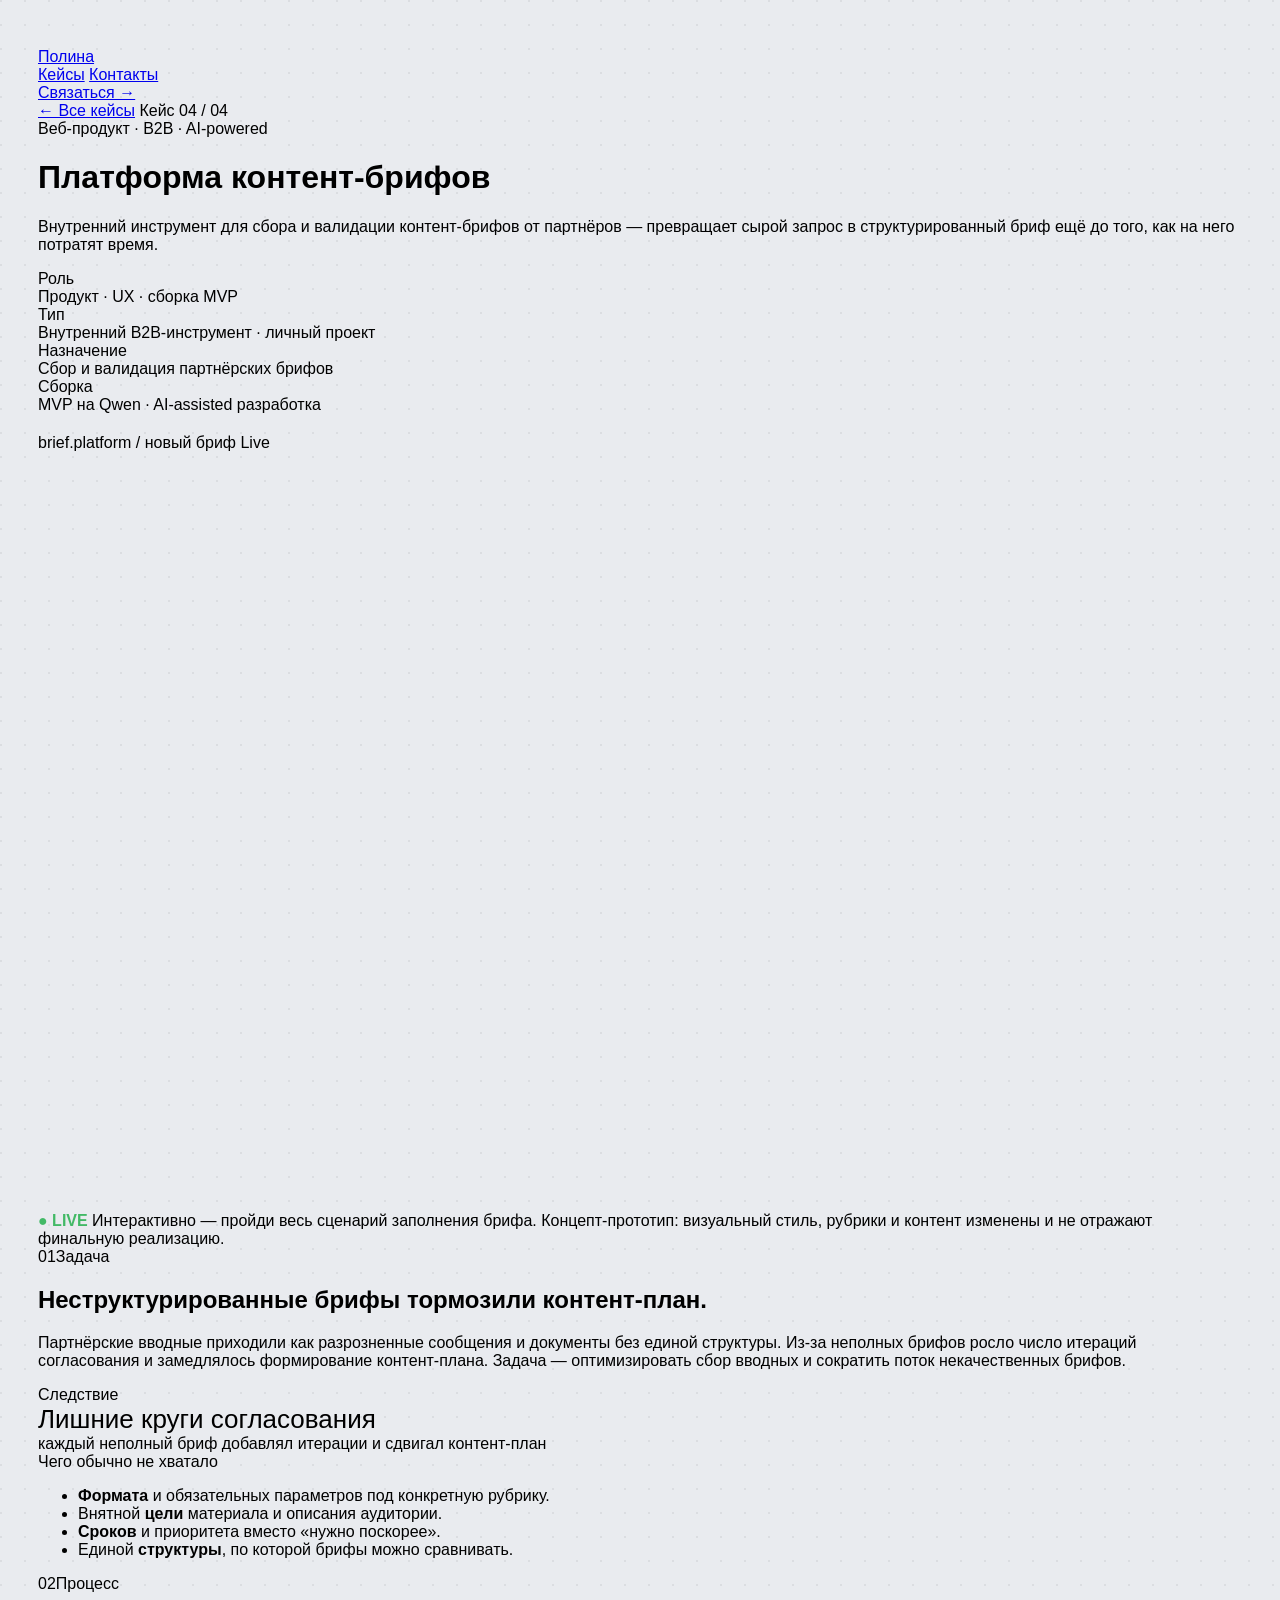
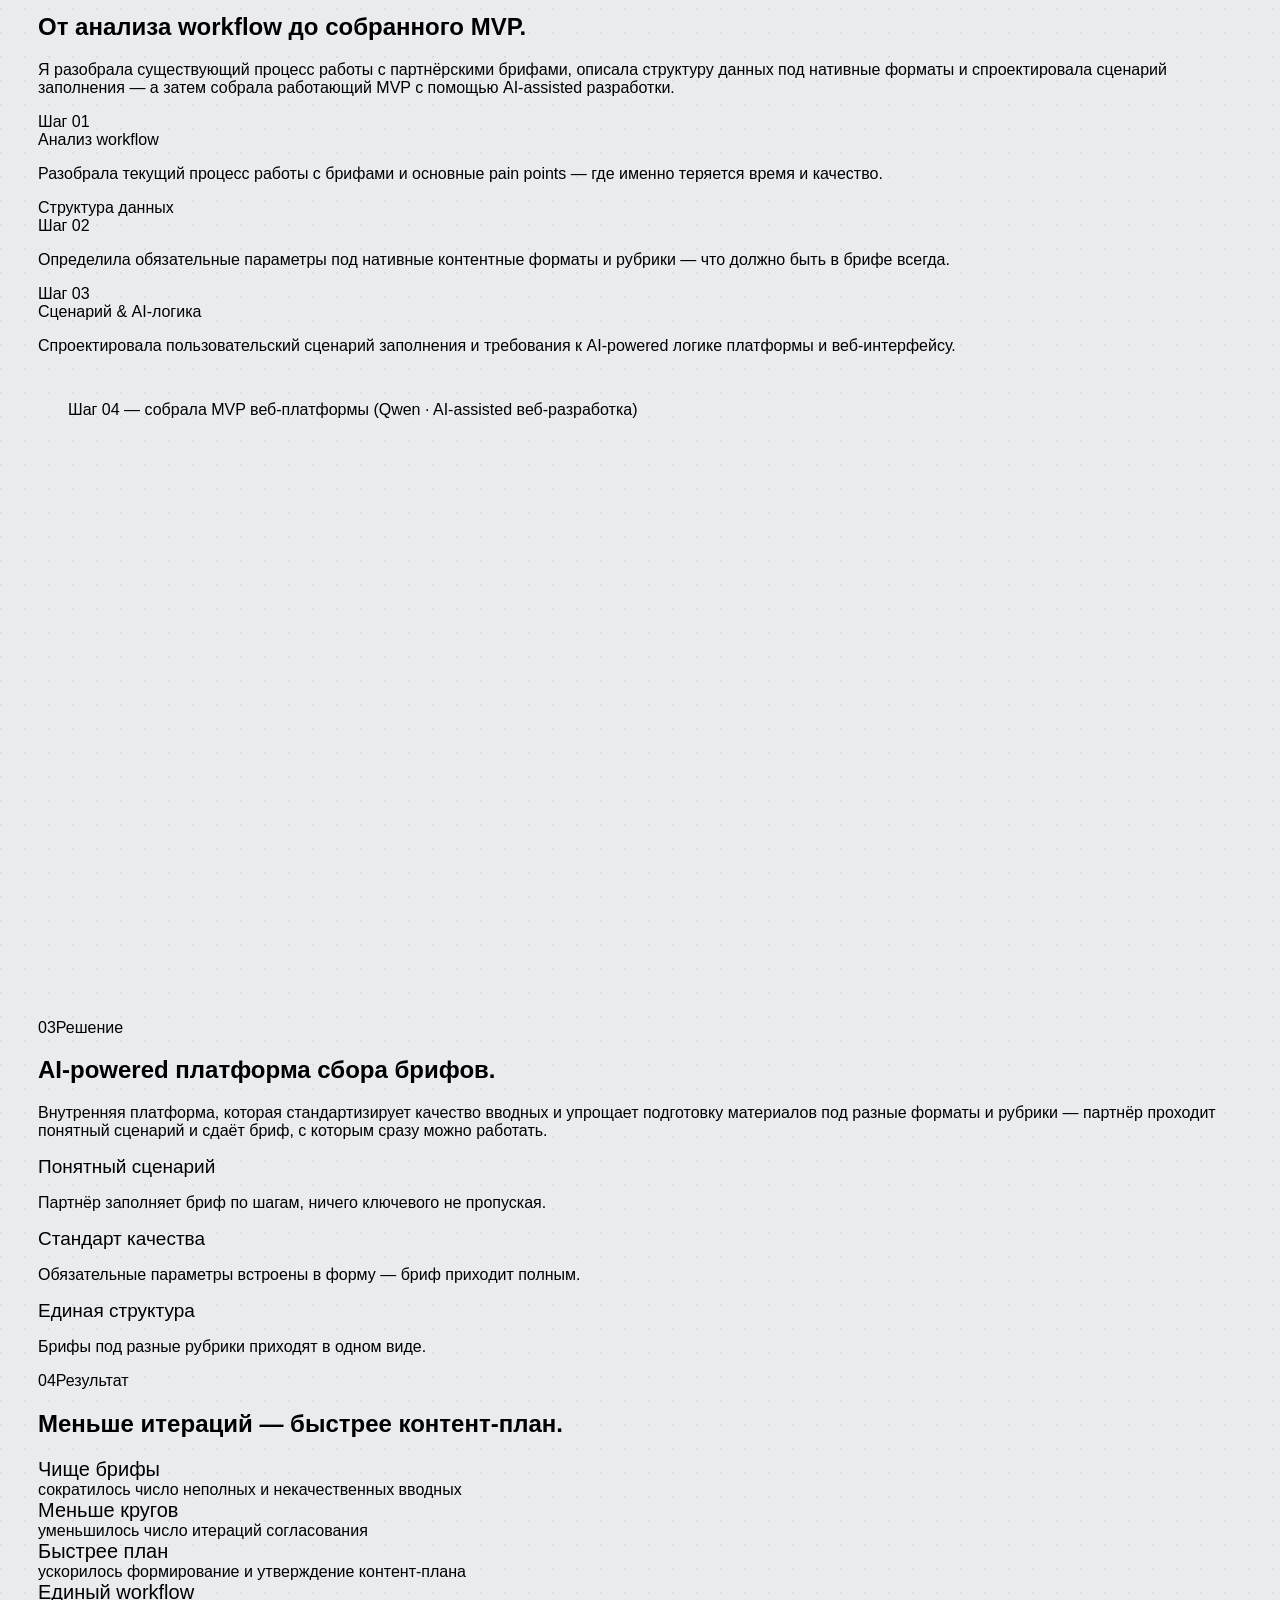
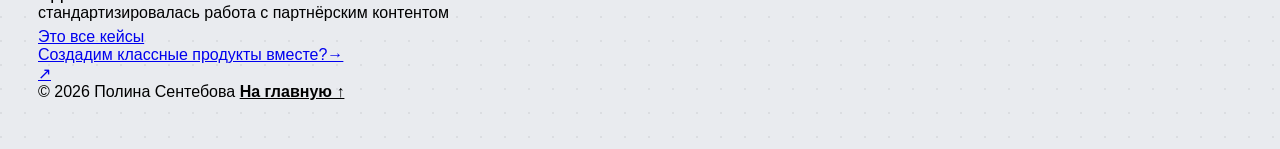
<file: select.html>
<!DOCTYPE html>
<html lang="ru">
<head>
<meta charset="UTF-8">
<meta name="viewport" content="width=device-width, initial-scale=1.0">
<title>Платформа контент-брифов · Кейс</title>
<link rel="stylesheet" href="../styles.css">
<link rel="stylesheet" href="../cases.css">
</head>
<body data-screen-label="Кейс 04 — Платформа брифов">

<nav class="nav">
  <div class="nav-inner">
    <a href="../index.html" class="brand"><span class="dot"></span>Полина</a>
    <div class="nav-links">
      <a href="../index.html#work">Кейсы</a>
      <a href="../index.html#contact">Контакты</a>
    </div>
    <a href="../index.html#contact" class="nav-cta">Связаться →</a>
  </div>
</nav>

<div class="case-wrap">

  <div class="case-top">
    <a href="../index.html#work" class="back">← Все кейсы</a>
    <span class="case-index">Кейс 04 / 04</span>
  </div>

  <!-- HERO -->
  <header class="case-hero" data-reveal>
    <div class="eyebrow">Веб-продукт · B2B · AI-powered</div>
    <h1>Платформа контент-брифов</h1>
    <p class="tagline">Внутренний инструмент для сбора и валидации контент-брифов от партнёров — превращает сырой запрос в структурированный бриф ещё до того, как на него потратят время.</p>
    <div class="case-meta">
      <div class="m"><div class="k">Роль</div><div class="v">Продукт · UX · сборка MVP</div></div>
      <div class="m"><div class="k">Тип</div><div class="v">Внутренний B2B-инструмент · личный проект</div></div>
      <div class="m"><div class="k">Назначение</div><div class="v">Сбор и валидация партнёрских брифов</div></div>
      <div class="m"><div class="k">Сборка</div><div class="v">MVP на Qwen · AI-assisted разработка</div></div>
    </div>
  </header>

  <!-- SHOWCASE -->
  <section class="case-section" style="padding-top:20px;" data-reveal>
    <div class="browser">
      <div class="browser-bar">
        <span class="dots"><i></i><i></i><i></i></span>
        <span class="addr">brief.platform / новый бриф</span>
        <span class="live">Live</span>
      </div>
      <div class="proto-canvas stage paper" style="height:760px;border-radius:0;box-shadow:none;border:none;">
        <div class="embed" data-src="../proto/studio_brief.html" data-vw="1180" data-vh="760" data-preset="web" data-interactive="true" data-scroll="true"></div>
      </div>
    </div>
    <div class="proto-cap"><span class="live" style="color:oklch(0.7 0.16 150);font-weight:700;">● LIVE</span> Интерактивно — пройди весь сценарий заполнения брифа. <span class="muted">Концепт-прототип: визуальный стиль, рубрики и контент изменены и не отражают финальную реализацию.</span></div>
  </section>

  <!-- PROBLEM -->
  <section class="case-section">
    <div data-reveal>
      <span class="sec-tag"><span class="no">01</span>Задача</span>
      <h2 class="sec-title">Неструктурированные брифы тормозили контент-план.</h2>
      <p class="sec-intro">Партнёрские вводные приходили как разрозненные сообщения и документы без единой структуры. Из-за неполных брифов росло число итераций согласования и замедлялось формирование контент-плана. Задача — оптимизировать сбор вводных и сократить поток некачественных брифов.</p>
    </div>
    <div class="bento">
      <div class="cell c5 dark" data-reveal>
        <div class="ckey">Следствие</div>
        <div class="ch" style="font-size:26px;">Лишние круги согласования</div>
        <div class="metric-lbl">каждый неполный бриф добавлял итерации и сдвигал контент-план</div>
      </div>
      <div class="cell c7" data-reveal>
        <div class="ckey">Чего обычно не хватало</div>
        <ul class="clist">
          <li><strong>Формата</strong> и обязательных параметров под конкретную рубрику.</li>
          <li>Внятной <strong>цели</strong> материала и описания аудитории.</li>
          <li><strong>Сроков</strong> и приоритета вместо «нужно поскорее».</li>
          <li>Единой <strong>структуры</strong>, по которой брифы можно сравнивать.</li>
        </ul>
      </div>
    </div>
  </section>

  <!-- PROCESS -->
  <section class="case-section">
    <div data-reveal>
      <span class="sec-tag blue"><span class="no">02</span>Процесс</span>
      <h2 class="sec-title">От анализа workflow до собранного MVP.</h2>
      <p class="sec-intro">Я разобрала существующий процесс работы с партнёрскими брифами, описала структуру данных под нативные форматы и спроектировала сценарий заполнения — а затем собрала работающий MVP с помощью AI-assisted разработки.</p>
    </div>
    <div class="bento">
      <div class="cell c4" data-reveal>
        <div class="ckey">Шаг 01</div>
        <div class="ch">Анализ workflow</div>
        <p class="ct">Разобрала текущий процесс работы с брифами и основные pain points — где именно теряется время и качество.</p>
      </div>
      <div class="cell c4" data-reveal>
        <div class="ch">Структура данных</div>
        <div class="ckey" style="margin:0 0 8px;">Шаг 02</div>
        <p class="ct">Определила обязательные параметры под нативные контентные форматы и рубрики — что должно быть в брифе всегда.</p>
      </div>
      <div class="cell c4 blue" data-reveal>
        <div class="ckey">Шаг 03</div>
        <div class="ch">Сценарий &amp; AI-логика</div>
        <p class="ct">Спроектировала пользовательский сценарий заполнения и требования к AI-powered логике платформы и веб-интерфейсу.</p>
      </div>
      <div class="cell c12 paper flush" data-reveal style="padding:0;">
        <div style="padding:30px 30px 0;"><div class="ckey">Шаг 04 — собрала MVP веб-платформы (Qwen · AI-assisted веб-разработка)</div></div>
        <div class="proto-canvas stage paper" style="height:600px;border-radius:0 0 var(--r-lg) var(--r-lg);box-shadow:none;border:none;">
          <div class="embed" data-src="../proto/studio_brief.html" data-vw="1180" data-vh="760" data-preset="web" data-mode="cover" data-interactive="false"></div>
        </div>
      </div>
    </div>
  </section>

  <!-- RESOLUTION -->
  <section class="case-section">
    <div data-reveal>
      <span class="sec-tag mint"><span class="no">03</span>Решение</span>
      <h2 class="sec-title">AI-powered платформа сбора брифов.</h2>
      <p class="sec-intro">Внутренняя платформа, которая стандартизирует качество вводных и упрощает подготовку материалов под разные форматы и рубрики — партнёр проходит понятный сценарий и сдаёт бриф, с которым сразу можно работать.</p>
    </div>
    <div class="bento">
      <div class="cell c4" data-reveal><div class="ch" style="font-size:19px;">Понятный сценарий</div><p class="ct">Партнёр заполняет бриф по шагам, ничего ключевого не пропуская.</p></div>
      <div class="cell c4" data-reveal><div class="ch" style="font-size:19px;">Стандарт качества</div><p class="ct">Обязательные параметры встроены в форму — бриф приходит полным.</p></div>
      <div class="cell c4 mint" data-reveal><div class="ch" style="font-size:19px;">Единая структура</div><p class="ct">Брифы под разные рубрики приходят в одном виде.</p></div>
    </div>
  </section>

  <!-- RESULTS -->
  <section class="case-section">
    <div data-reveal>
      <span class="sec-tag"><span class="no">04</span>Результат</span>
      <h2 class="sec-title">Меньше итераций — быстрее контент-план.</h2>
    </div>
    <div class="bento">
      <div class="cell c3 blue" data-reveal><div class="ch" style="font-size:20px;">Чище брифы</div><div class="metric-lbl">сократилось число неполных и некачественных вводных</div></div>
      <div class="cell c3" data-reveal><div class="ch" style="font-size:20px;">Меньше кругов</div><div class="metric-lbl">уменьшилось число итераций согласования</div></div>
      <div class="cell c3 mint" data-reveal><div class="ch" style="font-size:20px;">Быстрее план</div><div class="metric-lbl">ускорилось формирование и утверждение контент-плана</div></div>
      <div class="cell c3 dark" data-reveal><div class="ch" style="font-size:20px;">Единый workflow</div><div class="metric-lbl">стандартизировалась работа с партнёрским контентом</div></div>
    </div>
  </section>

  <!-- NEXT / BACK TO WORK -->
  <section class="case-section" style="padding-top:6px;">
    <a class="next-card" href="../index.html#contact" data-reveal>
      <div>
        <div class="nk-k">Это все кейсы</div>
        <div class="nk-t">Создадим классные продукты вместе?→</div>
      </div>
      <span class="nk-arrow">↗</span>
    </a>
  </section>

</div>

<footer class="foot case-wrap">
  <div class="foot-inner">
    <span>© 2026 Полина Сентебова</span>
    <span><a href="../index.html" style="color:var(--ink);font-weight:600;">На главную ↑</a></span>
  </div>
</footer>

<script src="../embed.js"></script>
<script src="../reveal.js"></script>
</body>
</html>
</file>
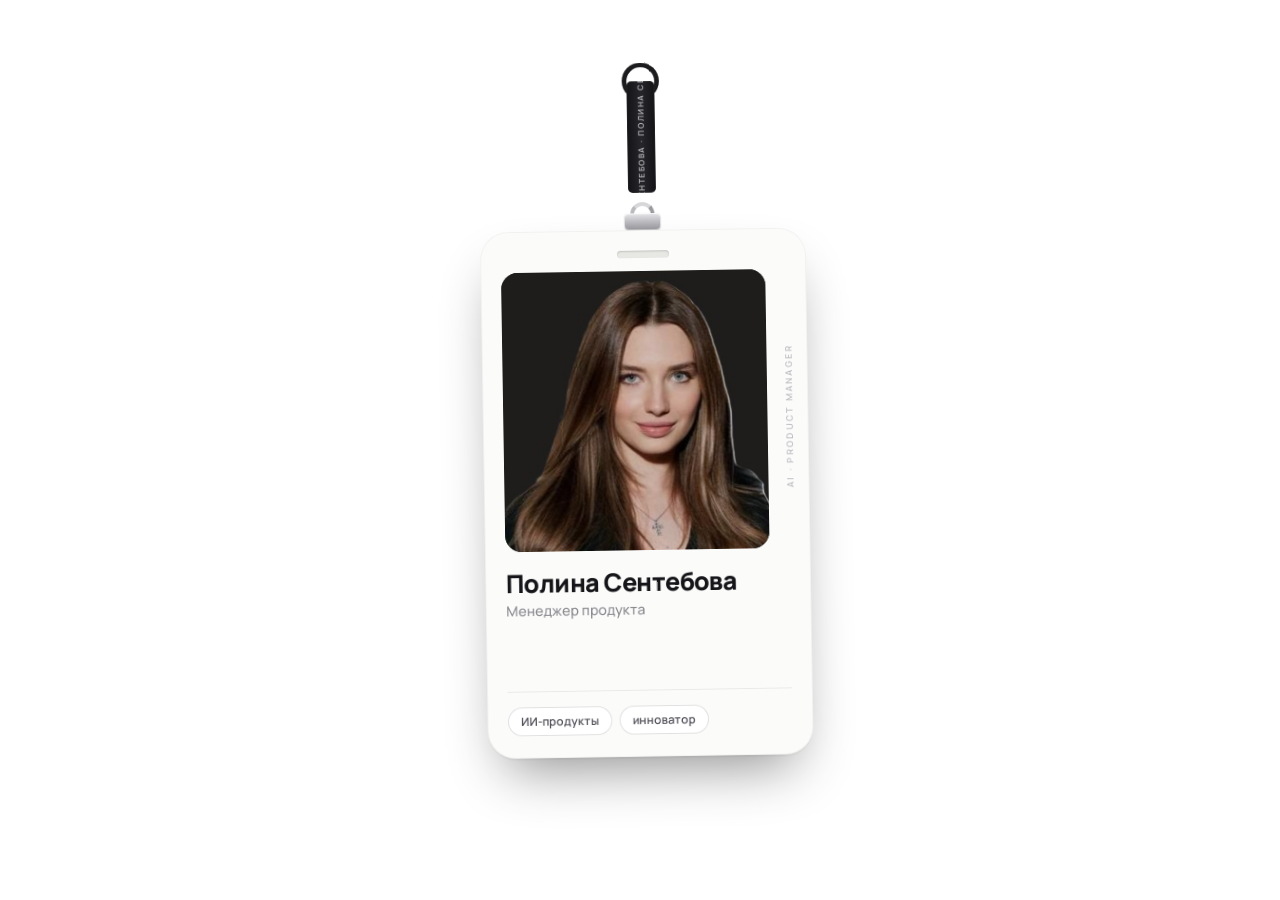
<file: studio_brief.html>
<!DOCTYPE html>
<html>
<head>
  <meta charset="utf-8">
  <title>Animated ID Card — Полина Сентебова</title>
  <style>
    * { margin: 0; padding: 0; box-sizing: border-box; }
    body { background: transparent; display: flex; align-items: center; justify-content: center; min-height: 100vh; font-family: -apple-system, BlinkMacSystemFont, sans-serif; }
    #__bundler_loading { position: fixed; bottom: 20px; right: 20px; font: 13px/1.4 -apple-system, BlinkMacSystemFont, sans-serif; color: #666; background: #fff; padding: 8px 14px; border-radius: 8px; box-shadow: 0 1px 4px rgba(0,0,0,0.12); z-index: 10000; }
    #__bundler_thumbnail { position: fixed; inset: 0; width: 100%; height: 100%; display: flex; align-items: center; justify-content: center; background: transparent; z-index: 9999; }
    #__bundler_thumbnail svg { width: 100%; height: 100%; object-fit: contain; }
    #__bundler_placeholder { color: #999; font-size: 14px; }
  </style>
  <noscript>
    <style>#__bundler_loading { display: none; }</style>
    <div style="position:fixed;bottom:12px;left:12px;font:13px/1.4 -apple-system,BlinkMacSystemFont,sans-serif;color:#999;background:rgba(255,255,255,0.9);padding:6px 12px;border-radius:6px;box-shadow:0 1px 4px rgba(0,0,0,0.08);z-index:10000;">
      This page requires JavaScript to display.
    </div>
  </noscript>
</head>
<body>
  <div id="__bundler_thumbnail">
  <svg viewBox="0 0 1200 800" xmlns="http://www.w3.org/2000/svg">
    <rect x="470" y="150" width="260" height="420" rx="34" fill="#fbfbfa"></rect>
    <rect x="505" y="225" width="190" height="190" rx="16" fill="#1b1b1e"></rect>
    <rect x="505" y="445" width="150" height="22" rx="6" fill="#16161a"></rect>
    <rect x="505" y="485" width="95" height="14" rx="6" fill="#9a9aa0"></rect>
    <rect x="588" y="120" width="24" height="70" rx="6" fill="#1c1c1f"></rect>
  </svg>
</div>
  <div id="__bundler_loading">Unpacking...</div>

  <script>
    
document.addEventListener('DOMContentLoaded', async function() {
  const loading = document.getElementById('__bundler_loading');
  function setStatus(msg) { if (loading) loading.textContent = msg; }

  // Error sink persists across replaceWith since it's on window, not the DOM.
  window.addEventListener('error', function(e) {
    var p = document.body || document.documentElement;
    var d = document.getElementById('__bundler_err') || p.appendChild(document.createElement('div'));
    d.id = '__bundler_err';
    d.style.cssText = 'position:fixed;bottom:12px;left:12px;right:12px;font:12px/1.4 ui-monospace,monospace;background:#2a1215;color:#ff8a80;padding:10px 14px;border-radius:8px;border:1px solid #5c2b2e;z-index:99999;white-space:pre-wrap;max-height:40vh;overflow:auto';
    d.textContent = (d.textContent ? d.textContent + String.fromCharCode(10) : '') +
      '[bundle] ' + (e.message || e.type) +
      (e.filename ? ' (' + e.filename.slice(0, 60) + ':' + e.lineno + ')' : '');
  }, true);

  try {
    const manifestEl = document.querySelector('script[type="__bundler/manifest"]');
    const templateEl = document.querySelector('script[type="__bundler/template"]');
    if (!manifestEl || !templateEl) {
      setStatus('Error: missing bundle data');
      console.error('[bundler] Missing script tags — manifestEl:', !!manifestEl, 'templateEl:', !!templateEl);
      return;
    }

    const manifest = JSON.parse(manifestEl.textContent);
    let template = JSON.parse(templateEl.textContent);

    const uuids = Object.keys(manifest);
    setStatus('Unpacking ' + uuids.length + ' assets...');

    const blobUrls = {};
    await Promise.all(uuids.map(async (uuid) => {
      const entry = manifest[uuid];
      try {
        const binaryStr = atob(entry.data);
        const bytes = new Uint8Array(binaryStr.length);
        for (let i = 0; i < binaryStr.length; i++) bytes[i] = binaryStr.charCodeAt(i);

        let finalBytes = bytes;
        if (entry.compressed) {
          if (typeof DecompressionStream !== 'undefined') {
            const ds = new DecompressionStream('gzip');
            const writer = ds.writable.getWriter();
            const reader = ds.readable.getReader();
            writer.write(bytes);
            writer.close();
            const chunks = [];
            let totalLen = 0;
            while (true) {
              const { done, value } = await reader.read();
              if (done) break;
              chunks.push(value);
              totalLen += value.length;
            }
            finalBytes = new Uint8Array(totalLen);
            let offset = 0;
            for (const chunk of chunks) { finalBytes.set(chunk, offset); offset += chunk.length; }
          } else {
            console.warn('DecompressionStream not available, asset ' + uuid + ' may not render');
          }
        }

        blobUrls[uuid] = URL.createObjectURL(new Blob([finalBytes], { type: entry.mime }));
      } catch (err) {
        console.error('Failed to decode asset ' + uuid + ':', err);
        blobUrls[uuid] = URL.createObjectURL(new Blob([], { type: entry.mime }));
      }
    }));

    const extResEl = document.querySelector('script[type="__bundler/ext_resources"]');
    const extResources = extResEl ? JSON.parse(extResEl.textContent) : [];
    const resourceMap = {};
    for (const entry of extResources) {
      if (blobUrls[entry.uuid]) resourceMap[entry.id] = blobUrls[entry.uuid];
    }

    setStatus('Rendering...');
    for (const uuid of uuids) template = template.split(uuid).join(blobUrls[uuid]);

    // Strip integrity + crossorigin — blob URLs from a file:// document inherit
    // a null origin, so crossorigin forces a CORS fetch that SRI then rejects.
    // The manifest bytes are ours; SRI protects against CDN compromise, not this.
    template = template.replace(/\s+integrity="[^"]*"/gi, '').replace(/\s+crossorigin="[^"]*"/gi, '');

    const resourceScript = '<script>window.__resources = ' +
      JSON.stringify(resourceMap).split('</' + 'script>').join('<\\/' + 'script>') +
      ';</' + 'script>';
    // Inject after <head> so the DOCTYPE stays first; prepending the script
    // would push the parser into quirks mode. DOMParser always emits a <head>
    // (synthesizing one if the source HTML omitted it) but may carry
    // attributes through, so match the full opening tag. slice() rather than
    // replace() keeps us clear of $-pattern substitution in resourceScript.
    const headOpen = template.match(/<head[^>]*>/i);
    if (headOpen) {
      const i = headOpen.index + headOpen[0].length;
      template = template.slice(0, i) + resourceScript + template.slice(i);
    }

    // Parse the template and swap the root element. Scripts inserted via
    // DOMParser/replaceWith are inert per spec — re-create each with
    // createElement so they execute, awaiting onload for src scripts to
    // preserve ordering (React before ReactDOM before Babel before text/babel).
    const doc = new DOMParser().parseFromString(template, 'text/html');
    document.documentElement.replaceWith(doc.documentElement);
    const dead = Array.from(document.scripts);
    for (const old of dead) {
      const s = document.createElement('script');
      for (const a of old.attributes) s.setAttribute(a.name, a.value);
      s.textContent = old.textContent;
      // text/babel scripts with a src: fetch and inline. transformScriptTags
      // does XHR against the src, but blob:null/ from a file:// origin is
      // silently dropped. Inlining makes it a plain inline babel script,
      // which transformScriptTags handles unconditionally.
      if ((s.type === 'text/babel' || s.type === 'text/jsx') && s.src) {
        const r = await fetch(s.src);
        s.textContent = await r.text();
        s.removeAttribute('src');
      }
      const p = s.src ? new Promise(function(r) { s.onload = s.onerror = r; }) : null;
      old.replaceWith(s);
      if (p) await p;
    }
    // Babel standalone auto-transforms type=text/babel on DOMContentLoaded,
    // which fired before we swapped the document. Trigger manually if present.
    if (window.Babel && typeof window.Babel.transformScriptTags === 'function') {
      window.Babel.transformScriptTags();
    }
  } catch (err) {
    setStatus('Error unpacking: ' + err.message);
    console.error('Bundle unpack error:', err);
  }
});

  </script>

  <script type="__bundler/manifest">
{"85e2df09-2e7a-482a-946f-474074610ece":{"mime":"image/jpeg","compressed":false,"data":"/9j/4AAQSkZJRgABAQEAYABgAAD/2wBDAAMCAgMCAgMDAwMEAwMEBQgFBQQEBQoHBwYIDAoMDAsKCwsNDhIQDQ4RDgsLEBYQERMUFRUVDA8XGBYUGBIUFRT/2wBDAQMEBAUEBQkFBQkUDQsNFBQUFBQUFBQUFBQUFBQUFBQUFBQUFBQUFBQUFBQUFBQUFBQUFBQUFBQUFBQUFBQUFBT/wAARCAE6AYADASIAAhEBAxEB/8QAHwAAAQUBAQEBAQEAAAAAAAAAAAECAwQFBgcICQoL/[base64]/8QAHwEAAwEBAQEBAQEBAQAAAAAAAAECAwQFBgcICQoL/[base64]/[base64]/ixg/gMUOpFbsXJLsZ1FbV14YmiLGGRZAOiuDGx+gNY8kTwuUkUo46qwwapNPVCaa3G0UUUxBRRRQAUUUUAFFFFABRRRQAUUUUAFFFFABRRRQAUUUUAFFFFABRRRQAUUUUAFFFFABRRRQAUUUUAFFFFABRRRQAUUUUAFFFFABXS+HPAeo6/sl8t4LVuRIyElh6qO/16Vu+C/Aqun2u9gNzcDa0VmDxg85f8Of5163pdpBp1nIbtB5owfJBzsHY7+h/wB2uapVtpE66VDm1nscTpXg+x8L5Z7ZpJMfJLJIoaQ+q45/Kpr/AF2eO1ZUMNsv/PLBkYj39PxqbxT4xtYophB5Vqo+V5C3lbvbaM7q8s17xVLclfsqkWqnC3F2Npc/7KdB9RXMnJvU6bxirROg1HW3nibzJkO3qWRGA+mDxXEavqKy3GfMiD9D5aqn65rL1K/lvGae5u2lkB4JYA49lrGNxDcMTmXI6F+hrdRuc8p6nY6TcmaQwmd3iKFiWU7lI6Vcg8Tx6ZIEfa6dB2I/Cs3wN4fbULh5GuVR1QlStc9rlm0F64eQynefak4iUj2DSvEOnaunlSb5CRyUdSPy60anoFrdpmMrdKP+WauAUHbaeq/kR68815t4XvIVuFV0aUeoIBH59a9Oh1NI7QShWeMphQj7iPrnp+FTZx1RrdSXKziNV0KTTwZomM9r/fxhoz/[base64]/z0rK0DSDql4u/i3Q5dv6V6f4csoZcCTMNqgPyg8uQc4zXNVqWfItzsw9JSfNLY7DwhYXEdtJKDFFDGM7pBjA9QDyPqeKxPF/iuFIHW3keSJCVVU4Vz3J9vX1PStjWZx9ijh2MWZQwRcjA7L9enFcRrtosIL3AQ3bjCRIP9X7Y9a4r2djvhF3bZ5/rl1Pez+bKoZhyAeFT6e3t1rkL+9xOyRZuLhhxJn5fyro/[base64]/AcXpFoJZI0DtGSPmwd/[base64]/MX/TrRRxby5wXXHWN+GBHAJK9hnka7G7u7vwhqsaPFG0sZIZj88dwnQqR6EVmeKtHgtJItR05X/si9JMG85aJh96Jvdcj6gg966KU3Jcst0c1Wny6rYwaKKK2MAooooAKKKKACiiigAooooAKKKKACiiigAooooAKKKKACiiigAooooAKKKKACiiigAooooAKKKKACpbW2kvLiOGJdzucAVFXVeBbdo57i88veUQpHkE/MfTHepnLki5MuEeeSijpdP0RFitbCHKhE86Rl4JH8QPuTjiuh0C3OoatbWiIJIIvmZR3I6n/PpVSdV0zTUeQn7Q+1mZTyxPYe3+FWtL1JNB0V79RtmnAWMswJXHUkfrXmRfN7zPV+Fcp6BdspvPJhG6e2UgjbnDHjJ9SAevSvM/Eksm+aYElmO2IHnb2Le+a6fTb6TR/Dk1xskuLy9+Qhs4GenvxnP4+1YWvJmz8iKJl2Hy1dfulgME/mf0q5rqCetjy7UdJ8+Yx+Zvcn55PX2q9e6RFZW6W8EY+RMu4PIrptJ0ZbK5+0zjfjhEYfxY6kfrUPiIQ6ZbsZGDF+WBXJZ+wA7isIz1NXTueSeI2fH7v5IuzOR81ZWg6auoahHHK5BLgcCva/Dv7PfjT4ilbqDR5bK0dciSUAEr6kdx9K9S8Dfsl3+hapA98iyNuDfMvpzxXR7VJWM3h23zHH+EvCd54W0W7lt55IN6DDRnG9D/ALXavM9ZsZm1g4uDKW5LHeSfr6195R/CZoNHltVtjCGUDgZJA7D868y1L9l99av9yo/zHPzthQPQ1l7R9S/Zc2kT53TRp57SNg5b5cCMOFz+BrHZ77QLsyKstk2eqlh+Y6Gvqy3/AGP4ni2TXdzn0jbaFrnfE37GfiaKB5dE8Rw3TgZFver+mapVktxvCtK54O2sT6jsuCQLkN8xAwfriug0G/WS8LmNRPJhJCwykg9cdjXN614a1zwZq8ul63ZyaVqMbZVJDujlHqh96sWN40Fwkm0BWHztnlT9K1jJS2OZwcNzY8a2K6tbOiBTPGcxgDaQAORg8+9Y/wAP/K16O88J3z+T/aODZs5wIrtc7CfZhlT7NntW9rf2hrW2uRGpEg4kU8lv/[base64]/X7qdAPxriryu+U78ND7RT1S//ALVu8mQQ24Yquf4Wxz+HSr/k/bri3t49kdkm1WI5Ld2P6YrljM99f+SHIijIY7RwSTjGa6Ww1BLJgikYKbZG64Gcce55/OsUdMjsJr6JbmC3jl2OvyhGHIyM5x9MfmKt6d4eN9qLooJWBfMkYcgkjP4cmua8N3X9oeIwkuSyuTtUZ2t1PP02jH1rvLGUJptwU8z7TczFGkU8Dv8AkBW1rxMY7nOiyFtbXF1dSBkQF22kfd9q3vgD8Jv+FleN31XWLc/2Zp53tETlZJP4B+CnJH0rn/H7yWmlaZYW3z/a5wHXHzMqkBR9CxFfYnwd8HL4I8DWFkYwt3IonuGxyztyw/DpXnTVmerTWlzsrHT0tIRDHBFHGuNixrgAev19quHTY5sZRSy8g4qe1TcATwK0LeIAGlEqTuUGsIzFgoAQOpqhNp8cRyqAepFb8kY5yKozrvzz07VpIiBiSQ46cCqs0W/gAj6d61JY+emapzREHIBFYS3OlHlXxj+GemfEfQHs7uEQ3qAtbXSY3Rv257ivhjU9Hv8AwxqN5pFzA0epWkpDM3O9R3x71+kWpwCUAGvm/wDaP8AR3cVtr8EIjng+WZkHLJ6mnCfKzKpDnVjwe0ePVNHNugIbaSBnPzDn+lclfQCW3mcEeZAd21Bk5712FnGLZlCL8j/OhB4weMZrA1WyeC6mVWD4JyBx15H19K9BS5lc8rl5dDY8KWya98NfF+ikNNNZRR6vaEjJGw4kx9Udif8AdHpXmFejfDPW00Px5pVxch/7PvH+xXabsq0MoMbg/wDAGNcd4r0GXwt4m1XR5jmWxuZLcn12sRn8cV10ndWOGsveuZVFFFbGAUUUUAFFFFABRRRQAUUUUAFFFFABRRRQAUUUUAFFFFABRRRQAUUUUAFFFFABRRRQAUUVLa25urmOJersBQB3Hhyz+weHoFziXUpcscdI146/iaXW9RiJkeNBhRiNS3GBjAH+e9Ri6+y2rtFmQx4t4cngZ9KxLu4eFwvDSbtq56DP/wCv9K8ty5pOR60VyxUexpaSrRrJKycnqw6Ejp+uakOppbvG78opM7AfxKoOB+LYp99NDp9rBbeYBIVy7Ic81xs9/wDapDHDiNrmXBycgIOfw+Y/pTQ3seieAL1rfTry+80FwjElzyzE5yPXHH5V6j4RuklsraDJMrKHDR9ck9v5V434fMsekusbQIjydG9Rwcexr2P4a6ha/aEPKmM5D5AAVVyeD9B+daSlZGcI3kX/AA3pbeOvjzpNnNGWtrKVSyN2Ealj/wCPEflX2raqT1+XaAAPavmD9lvS/wC1fGPiTX3LTrHIyo7di5z/[base64]/[base64]/bD7Mqs4CojXMi4yTgjYPxIFY1pcsHY1pR5pEmsSC3uRaRIES0GJWJ/5aHkD64rI0+fz9VGcMsI3seoz0x9eam1K4MU9yz/PuO7P95iMk/hwKzNFk+x6dc3DnMkjH/CuG1jvvcl1/UFIJjYEyPsVieRXPWkn2m43qRtD7F5/X86j1i+8x1j/ALg5x6+tM0x8yohACoc8d61jsM7zTJmtrVQ7YRQW2n2/+vzXrPgLU1tPDdxfyBTi2YBRzySc/oteFzXj/Zkjydz8AA817JI0lr8OJ1jcAqgGzruwue3uazlsaQ+I+nf2UbJbTwE90Sqm9unlHPOOgz+Fe/QqxbJYBfWvhrwLrni7w54WtG0dbj7OqhiqoSFyM5IxXW2f7SHjXSdsd3pzgAgZaJiH/SuO1z07vY+yYXEb88+9aCzJGvGMn3r5S8P/ALWMc83k6raiK54B2qQMV7F4V+JOneJBi0lDEruzVKfJoRKnc9LM6sMYx71WnuYwcD5jWVFqG4dTn3qtd3nl5OetHtLolUtTRlZeSRiqUjowIBA/pXFeNPiHH4T017mQhyPlAY18/wDiv9q/UrSUwWKIrc/dXk1CfNoa25D6gu5YoFJkfYD0ZuM1wPi7xJptsjRS3Ue7Byu4Z/Kvl4/F7xr4wuswT3jLk/JGMfrUI0HxRqMLyahMXidj+5GRj6v0puCSHGbZnfEm7huPFRntpvMhkLA7OeSuP6CvNr29aV7u3yclMhSOPf8AnU/iDSW8N+KrYJvMTSchpNy5NZM8wj1gCQDbIXjODyOa1SscdR3ZivJvZ4jwGjb5iM4wT1r1D9niQ6trOq+HJDG0euWkliV7M7L+7Y/8CC15Tcbba627yV3EE+xzXUfDvU5tI8Y6fdwymK4DK8ZQY5RsjFaXs7o5bc10c1d2z2d1NBKCskTlGB7EHBqKu/8Ajno0WlfEa/mt12W2pJHqMa9h5qhmA9gxYfhXAV6y1PIegUUUUAFFFFABRRRQAUUUUAFFFFABRRRQAUUUUAFFFFABRRRQAUUUUAFFFFABRRRQA+CJp5kjUZZiAK6+V007RpJQ5UyttXPdQRj8Kw/DMPmagzAZKRsR9eg/nWj4pIWaGxH3YlGcd/[base64]/tN+KNW1G0s7rw7Zh1fAhn+R5PM5XALc42+net/wCD3w/tPhzqn2nXvD1xduYTCJUXciKerAEcnFegWXgjwnrHiK21eGa28yIMiXdxaMJ0XnCqOhOOAa66aovUiq68GlBXRQ0DV7HxL9mHiPwx/Zss6ZjmjXCtyQcHvXo+i+HbbwxdRXNiXFuRjrwK6W4sNJ8Y6Va6NZ2TG3tyFDSkB8gfeGO59elbeneDpNK0BrS7OWQ4jwwbK+/vXDWhG/unoUpy5ff0ZsaG5vEQ7skipPEUosIGLDovpVXwgWtm8lwSVbqfSm/E3J06cxkElcda54qxfN7x4F411WPxFdyB1MlvbkjEeSZG9AO5PSvKfGHhXUUslv0skttLUyDfGSowgyxJHJb2XivpPQPh5bapoVqiBVkMhebqCQfeur1/T7MeGo9LvLRfKh/1b2py8eBjgEYwe4PNdVBR5ryOTEubXuHwD4Z0HXfFV9I3hzxWrSNP9nZv3kcIkxxtdCcj39apnxh4j8H+KJtI8Uy5uY3Mcsc2TyDgMGHUH3r6l0600XwXcyPbaBdXk8bM8cNpaRwxO5/jO3knGetcdrfgK5+Mfiq0k1bRV0nT4Tu/dBRMT7uK3rSpKPuo58NTr3vJni2u6Hca7cefHE4RDvVsEDjnvXDa8klnctPsAZJAevTvX3Dq/wALdM8M+G7i3sy8uI22tNIWP3TXyF8RtO+xXEuI8nyxnA4z3NcUat9DunT0uzitQtg100Z4d4wyt245P86fZXsqXMDq214SOg5xSzl5hp7oRvdMMSfqMfpUQBttQkAA7A59MV1pX0PO6np3xcX+1/A3w+11MuTZT6bPIevmRTM4z/wCVfyryqvVrVjrf7OF9ET5k2j63FPn0SVGRse2VSvKa9Gm7xR5M1aTCiiitCAooooAKKKKACiiigAooooAKKKKACiiigAooooAKKKKACiiigAooooAKKKKAO08AWUYtb2+lJCxkKoAzkjnH8qyNSm+1T3MrAly/lg+mOSf5Vs6Jciy8FXLdC7Nn0GcLmsKaNVSNAxIChCe5duW/QV5tR3qM9SkrU0VZ5TYaU0hGJJW+XHcev0rgZz9ouWZiCqmup8bXYjMdvCxEcahUPrXMQwlgfbqfetorS4mS6dF590M/dTkntXU2qifZFggSndn2HesTSISzhcD5zg/TvXUWcYXzpcEJgRxHH8qxqO5tTjc3PC0CR8hPMVpAMDq3PavVfAGnSeIPHWnWzKPLaVpDGeoAHH8q800I+VcxtnKxxmQrjAPHGPxxXv37NOitf8Ai77XLHkWsHL+pI/+vXn1T1KEOp9T2mg213p8IMMeAgzxU8Xg2zKoq26IinI2gVvaZFH9mjCrjA5FakEWeFUfUVcCpNrYytM0KKwbdCipnqcYNO1W5VUwccfrWzOroh+XjFcrrUoXk9KdWdlYzgnLcbokobUJCBwfSovHK402QtzS+HRm8D9Bio/iE+LIr6+lQvhNre9YyvBWpCBUUECuo1CzW7O7aGyOoNedeFZgJlCkkivTrMlogenHU0oztoRKlaVznptCUBgADnttBqCPQ4rU5VAvrxiuvJGMEAn6VlanOI1YcdO1EjSKb0Rwni/YumzA8DYRn9K+JfiNard/bUEuVjdo3Y9q+v8Ax9rItrG53YACHrxXxDceIJNZ8R+IoDgxPMwXPTOKmELvmFWvTXK+pxKMX0yF2IElvcFCR0xwRS6rD5d/GSflkhDEijTkLjU7dwQE+dvXI4yKs3a7jp7ht4kgK8iu+J40j074ExjXNF8X+FX5OraazwcdZo28xfxOwj8a8hljaGV42GGUkEV1vwp8St4U8U6df53mCVdwzgFeAad8XfDg8K/EXW7BOYPO86Fv70bjeh/JhXdSe6PPrRs0zjqKKK3OcKKKKACiiigAooooAKKKKACiiigAooooAKKKKACiiigAooooAKKKKACiipLePzJUXsSBQB0zbm03S9PHybk8+Q+q5bg1TYLFLLdyDCRrgA9C5/8Arfzq/guz3JHC4iRcHOwBc4/z3rH8VXItNLWIEbifmx3Of/r4rym+aTZ7CXLGKOG1e5Nzfvhg2Txk9KmjtmitmYgYJzUFrbGeVieXJ4zWxJakmOBBv7FT6mtXKyIUbsm0y0WK3+0Zz/AMc9eSa6IPbi0gWJlkAOflHWoNQsDHDbW+7ZDDHieTGNp9vU1Thuo7u5LiP7LZI4SAd5MDk1lbmVzVvlVjqNHC7JNw275FhXntgsf6Cvsf9mXRk0/w7c3rLlrh+Cewr440tyt9bRKAVRHnOe5Y4H6Cvsv4OapFbeFbFFYKCNx54zXn1lZns4X3kfQFjcKCMdMV0enSxIm44+ma88sNYVh1HTrmtIa8YwFVgT6A1pGfKrFVad1c7C+1OAAqAPzrzjxDdPLeOi8KDXQW135/zv8Aka4D4peIV8JTJe3Ecgt5F4aNCwB9PrUzlzIVKPKzr/DcLsAeaPGcRmgZGB3bT2rz/wCHnx00bxECLCUCeFsSI4wye5HatT4j/FrStF09rrULhFGD6AVS+Ep/Ec/4enfTdVh3HKvJtP19K9iguFCDBGOCB618n+Gfi5p/iXxRp9vpsyXVxdXa+XFEdxVRkliB0GAea+kxeGFMls4xnFZjaudFJdADjrXMa5ecOSe1FxraBMg59MVxXizxJHa27uX28E8nFS9dCox1PIPj346XRdDuWDjftbAJ/Kvmn4b6S2q+G73VJPnnnuiwyeo71pftCeL31xpokk+WSQRqu7rzXd+DPCv/AAjPha1s2KLIdrPu6Ddg9a7uX2dK55Vep7Wty9jxewiWPxNf28YwHRlbPIpbTbJDYQ9GMUq5bsw6D61eSyVfiFqSEEK4k4HHQ9vwqbT7Lda2MrwnYJJ8MTwSpxVR2TOeSsmjntSZdKsTIMoVmJOPQj+hr0/4+yR6r/whmuRt5jahoVv5kgH3njyh/RRXlPicqmhXRDHLSZwfrj+lepeJl/tr9njwPqpIL2F7caaxHoVWRf8A2au+iranmVnrY8roooroOYKKKKACiiigAooooAKKKKACiiigAooooAKKKKACiiigAooooAKKKKACtnw9YvfS7UX7vzFj0H1rG616T4f04WWiO4Ch3jCn+8pJBz+VYVqns4XW5vRp+0lYrG3WFlGCsezAz368/jjP4V5v4puvtt4U3ZjJ+XHt1r0LxHdixtJTnDMAoGfu8c4/DA/A15xDbHUNQCxgsSdo4zj3rzo6anq2uWdAsFJllIyijqfWui0PSEnujcS8JEpdiR3qxZaWYVEStthjGWbGMtVvXnlisW023J+1yDdKF/hGeh9Kly5x8tlc5HXNcFw0k8kn7hWKog43t71gaHczXmoRuy8K4xHngc4rotb8JtFprTMNpgwHXPfPWs7wtZ7PNnGNyHPPbBH9K7YxUYWRxyd5I7fSB5dxdzAnKRIuMZA5r6w+HNu8Ph/TlU9Yw2K+UtKTaL84PzQq5z0619W/C+/W58PWAHzMIVHFeRV2Pdw7tY9TsDMkfc8elX7CaWa4Ocrj2qHQLlX+VjtPHJrc1Dw5b6jGzF3TP8UDYI96wR2TlfQ1bBmKBS24jqMVeMKTRvFIqujclHAdf16V4b4l8R+Nvh1fxxRpFrmlP8sNwv7uTHo2eppsXxzvioF7FPZSAcpJAR+RIrqirmkcNOorxO58a/B/SfEERvLQx6ZqiDalzCACPZscMK8hvv2UdQ8Y6oknifxL9osIfuwW3VvrXSN8fLaBsSaj5YHOZCAKzbz9oy3YkwXpkPQiFQT+lXylLCzWjO78F/CHwv8ADeDbomlQW0zKVa6wWdhnux5rbuLpYDhnUL3ya8K1f9oe5igBiWaVxzta2Yn9BVzwNeeMfivfw32qo2jeHQQ6bxia5x6L1C+9RKJjVpOmtT0+ZpLkyGFt0a85XkV478WdWmtbYwq53MCK92vPs2h6VMQR7ZPUV81/EPUUv7qeeVgsMYZySeAByayjH3jKVS0D5h8eRtd+LdJ03O6RpULg+7CvqezsEkkkVUBUzLENx4+UV8veDZT4z+Kn20pvh88eWOv3TxX1n4Y0+W6R5gnS4Zic8HCnpXoV9Eoni0nzScj50XTlm+IN6VJA8yTGeM9akCMdGsAV2KkkrOdwxyxJ/Wux0/w1InjOSSSM/vYpHXI6nJriZS13HdQqwREZgATjbhiD/OsabuaVFY4fxmPI00xABlKZP1zXp2nOJv2TIjjGzxRHjn1tX/wryXxTd7o0jYbuqkevB/wFes6RtP7JuxZPMCeJIGxjBUG3l6169LY8iqeX0UUVqc4UUUUAFFFFABRRRQAUUUUAFFFFABRRRQAUUUUAFFFFABRRRQAUUUUAXtFsjqGqW8AG7cwyPavTyfJtmjXklQoA7knrXLfD6wCJc3zrz/qoyQfTJ/[base64]/f6YrrNJ0qPUZVQoFht7INvYEFj1z9OapKwc3MYDW1xq9tfSSLtEkYcoR2rG0fTvs99NAVG1/MBXvytd3dAWwSKAjyXtW3ZHOc1ymCNWSVchQSTgduK1gRJdTY8HQm/3fLuElrIuP90Z/xr134U+KxpMqadOcDrGzHGe2K80+GSB/E0VtIAMXRRs8DY4IOPxP8q77R/Ax1S4ls43MF4rusE4PR+MZ+pB/OuGqenSldH0bpN0WKSKeozj1rudNvi8aA8Cvm74e+PLi0updE1YfY9Ttm2SQOeeP4hnsa9r0TWEnKxhwMjIyetYI6vM1/FmkHULGRUQSrjcVOePpivNrG8fTptmPNROGRmJK/XI4r2ayKzfK4zxWbr/wvsvEXzfPDN/z1hYIR+YOfyrSJ0UcY6UuV7HE38mj6jBAq6XukHLSEgg/pWXrC2GmJui09IsjhmCgVtXvwK8R2hzpfimBEJ+5eWRyP+BRsM/iKz/+FA+ILpj/AGt4vUxd002z8vcPTc7Z/IVqzvWNp3utzzm8nl1O+jttpndmyttEMsfrxwK9f8P202kaYJrsr5xUKsQ+7EPQYq1oPw60rwfCRbW+HAx5kh3Mx9SawPGniGOwjwZAir3zxWUm7WR5tatKtK72MXx/4oP2Tyw/ynIODXyB8ePiH5FqdFs2P2i45mKnlVPauw+L/wAaoNHWdIZPNumyEjz0Pqa+dfD1lceOPErvdlpTI4LsT0LHAx7d/wAK9DDUWvfkeDi8Sreziem/Bjw9Jp+o2bu4jl8v7Qxx2LDbX1p8LLFbnRbmXyyArTNgnOecZ9q+fPAQWK/uRCgdUiRAp9PM4GfoK+kPh9Mun/CnVb4r5bIHZeeRuJ4/lWU5c0mKnHlSOd0XQIZtbmYMAUsnkUnkDLetfPF9GllqOswgF1VpI14/iJzmvpbwRI7PcOZl3LpqnkccjkZr5p16V5NX1NmYEPdMDsHpg0kbyPHPF0zRpDHkKyZVgPWvc9M3x/smzbwqmTxBB93viGT/ABrxPx/bSLMjlNsbMeOhH1r2Xw266j+y5q9vCrZ07WbSeTceQrpIg/XFerS+FHh1PiZ5bRRRWxiFFFFABRRRQAUUUUAFFFFABRRRQAUUUUAFFFFABRRRQAUUUUAFAGSAOporY8J6YNV122iYZjDb3+gpNpK7Gk5OyPQ9PtYvD/hy2R9pKqJJDn+M84/KuP8AEWpSCwcyZDXI27OmBnj9a6bU71dUmljjx5UZIfPIx3b8q8+1TU4lu3vScwRKY4QB0xwCfqefpXj/AMSXMe4/3ceQ0RfReH9CjQFAWYMeeZG749QK5fUdQn17U4wSxRvupnj8KtWelT6sTqGoZQbN6g/eYZ4GO2TiqDX8Y1NlhUCXo4X+E+1dMVY5Zu56na2P2WCz09WRWlh3MU+Yov8Ad/8Ar12WnafFF4g1C3/hOmRLn+6dimuc0e3j820fJLeRGhJPOSCeK7WFP+K2vYBJmNrNFKEjk+X0z+ArmmdUdjmb1Ua+sw7KCY3jI7EYrhBMseoTpGwO6M4JPHHPFdv4inkt9Utx5QQxoy7Ryc8cn8K89kUC+ZwcsobGOhGcVa2Ilubvhy/Ww8dW+X2R3gUBicbW4wfzFfTVpapaa19qiB8uZkuUCjkAj5h+pr4/upC+obUcrLGqyI+enpj8a+qvhvro8TeDLe43r/[base64]/gNrK2V8jy2IYiGRiTGV/2D2+h5rtdE/apjt1C3CSoQORgmrSsVKHNqfbTarbqnUE/WszUdUjKLyAPrXynN+1lp0YU73yf9g1zuv/ALXdoI3WFJJCR1binaT0RFox3Po/xl4uttPspS0igBTzuFfFXxz+O+6Sa10997/dznIrkfHnx+1rxeHijY28ByPvYOK8X1q4eabMjF2JJJJzXXQoLm9448RW5Y+6U7+9n1S7aeeQyyyHkk9K9m+HXh/+xdA+0Nlbi4QygMv3cjCg/wA6800Pw2JZreScGTeAyxr1OelezGcyRG2GdwiWMADG3jt+ld1SaS5UeNSg5S5mdD8P7Vytw6NgzzAR56kIP/rfrXvVxdJo/wABHg3hZLkqpyfmyWOa8Q0Fo7C40yCAlJVUj5v72CD/ACr1XxvO1n8GdHQkSPNOpcnjjk15stz11safw5Rk0/UHf96sOkLuOepKsf8ACvmsXDX07Ki4kmnlYAjqOma9+0fVYdK+Heq3DOXNzA0UfYrtQcfrXz3oXmuscoAKpGWX3yx71cdjOW55x8RIWjuoYGY7gSHPuK9V+Fc7XPwY+KGnM4cx29hdp9EnVT/6HXmnj4Ob5opBtBbeNw/nXffs/KmsXPjjSVYLHc+F72Qgd2hj85f1jFelS2PIqbs4KiiitjEKKKKACiiigAooooAKKKKACiiigAooooAKKKKACiiigAooooAK6vwvmz0yeSFS13cHaGA/1cY5LH0zyPwrloozLIqKMsxwK7FohpFoj3DGGNRtjh6tKfX8D0FcuJlaFu51YeN5c3Yi1fUotN07y1YKpBLP/eHf/CuZ03Sv7SvWnvQI7KFwyxgEbj2FbVro01/frLd5jkPzLCTkp/tk9PoKXWpYdMUW1uoYr0OfzP09+5PHSuCGmiPRkr+8Y3ivXHt7J02iKWc5IXogHAUVy/h1t10hflnkCM59c1W1+/a6vXjL7iT68CptCQxzxqwIAfzMetdyjaJy815HvWixH+1bQEEqqcj1IXFdzo0aT/E0rkFZLJMY5yfK61wHha536iZnJAWMkZ+ld5pzH/hZWiMCiq9gpPPUhCAP0rgl8R2rY4PxjuTVDIS27a5YtxjgKP51wqy/vdsnBZfkx7f411nxEvhFdXaqi+ZuSNT7cE/lXC6dI0swbBbaMH9a0Rzv4xby6aPUoJ9vyoNpx/dHU/lmvWvhP4xPhnWIbhWDWd3iKSJj8ufX8Rx9QK8nv0cWJdcNiTa3qBWr4euHktpLTblMbRk4IJ5BHuKicbo3pStI+8fh7q6Wt1GIXJtZP3inPBB9/UV7fBL58ClRwVyT7V8MfCDxvctCtjPKbiaBslApDtj+JR15HUe2a+tvAXiyHVbBIy+4dsH5h7H0rijo7Ho1FzRuanjHwLpPjTSpLHVLRLiCRSoZgCV9wa+K/ix+y5r3hK5nuNHt5NS0ssSgjOWjHuBzivvaAsVYEZQdM026s45gCykjvitnFrYiFXlVmfklqOkXmmyPDPDJFIpwVdSCK5+4spm3HlvSv1c8QfDLQNcmP2/S7aYno7RgGuK1r9nnwbJA0i6RbKw56f0oTcdynyT2PzPOmyMOVx+Fc7qFszXZABYdPlr7O+NPgDS/D0BgsrSOCUk7gi44r5i8QaGbCUExnnLYx1FdFGrdnHiKKS0LXh2EGey+R9wUbcng4Ga7ee6Y2dsTiOSaQygpycA8D+Qrm9BsQz6a5QhDA+TnoTxXWR2cUWp6XZsuW3JGeehZgT/X8q0m7nNShY6eJ2GtQJIW82G3jBI6Fup/9Crv/jRdiP4e+DrZDtd1DFc/7PevOYLlRql3cHDp5xjQE474rf8Ai5f/AGi08MxMZJBBFEhUDG07K5Z7HVaxV8R635fgH7O02xRayMYxxlzx/QVwukDOnyMxMBW0GEx6D+uaf4nvmvoYbBZCqyybWBYZx9PSrGhJ5zTPK29Wj8tlA4Hb/CtE7RM3uebfEOJf7dYksNijIbjqua679lWZG+LVtZSHamq2lzpgPYmeF4l/VhWB8R7RUuhK+S00at+S4/[base64]/vOexx6VNeaasU7SNunmydrSHhPwrQ1bxtda0QkMuI48KsajCqB0rHvr7+z4PM3jzCCSWOcV5E5OpP3j1qcVTjZFHUdQtdFtpHaXbKwy7kbsj0rgL/V4pY57thJuk4i8w549vSodY1eXX9QMcLl4FPJ9awtdugZfKjYBIxgAGt6dOxnKrdWM+4JM+7IZj3re0L/AI+UicE7YiQe4rn4f3mB3JGM10GjkteSFQRiBg2a6pq0TnhuereFrv7OiB23M2B+lekafIE8YeGZA28tavkoc4I34FeNWN35SWzLuGCv8q9K0zUd2veF5H+VVhcnHf71ebM74nn/AMUdQYa88St8hLE5YdS2MVzejlob6FPu7nC9an8f3Yn8VBRna0hzn2JNZulSs19EXB/iYZ478V0L4Tn+2dhqFnuj1SKLiMAMQSOPQ/nVGxk8lo3QlLhFV29MdK6X7Ebi6uZYov8AW2+4r6kDIH14rnbU7tRkbYG2tgr6pxkfhk/lWUtjpjuek2OnywrBrOns27YDJtPIr6O+GGvW/[base64]/dGM5/wr5o+JltFDq0ccW3CR4z2r6s8WR+XpzzMCzsSAK+TviNKLrxBdhMbUXbj04rGj8RtXVoj/CEJe1sSYjIMlSpHXntWxZXJvfHiqSpEKPKAeNpGR/Ws7wDP5kdhvVQiO+eMfrUHh6Zh4n1WZycbJFwBnGWGP0rskeZE3YDEMgSO2JkJBHUk5NdR8TpY47q0aFgyKAcE9gcA/lXFQbFu5I1ZeZFI9c123j6yntdB069ePfyAdw6riuaTsbrc8mkvJNW8R3EjHy0t4GePb3xXZ+FIhIHklGY2RDlTjvk/wAqw/7HitLmC6TYI7iGWNiTnB2ggfpXU+DAJNEu1wpeNgdxXAGM8ZrSTukYrdnH/E7T/PhtwkbblBOCeSORjFeVRYt7a+AG3ICDn3GK9s+I9qpRJY2EUiL1J45OT/P9a8d1OwdVvXKZjLod3pweK9Og7I8yvuUrTUY0kIlUkLzkV3/hjULCZFRZEY945ACMe4IrywyeVjA575q5ZyxP84LRuCOVNd61PNeh7drnw6F7o0+saKo226l7myD7iqjq6d8DuDyOvI6efVe8GeP9a8JapFPYS/avLYHDucYxggjuMVr+ItPg1aOfXtJt/ItHfdc2S8mzc9QPWMk/K3boecZhotPoc1RRRUlhRRRQAUUUUAFFFFABRRRQAUUUUAFHWrFlYy384iiXJ6kngKPUmtGWSDQ5PKhUXF4cBXYfdJ44U9+alyS3ArxWK2Zia6TfPIR5VnnDMP7zf3V/U9q6LTtKu9VRnvcw28Rwm7KKT/dUen+10qv4e0mWZ5ll+RcbpHB3Oz9//wBfSuot4llRpCRBBH/ETuJriq1NdGehRp/cVWjhsoSQdoUYBA6f415t4x8Qm+n+yQOUhX76g/M3+Fa/[base64]/DiobOb7PcxTfdBX5c8c+tbfZMF8R6to94h/s+5dzh4gjAH+LkVzG0WXieVPM/cSblHtzzVzTr9XsHjA2tGwdSe27p+oqh4li/wCJjbyxttEyB94PCsOCK511Onqj1nwRff2ZqdmzKn2dx5RO7IKn7p+oI/WvrLwvq8F9oosrpQbeUAMRjC8f5P4V8aeGJ/[base64]/mYkdDzX2r8XLUwabcFMljGVVdvOSK+brLwZ/aU9wFUqUiDMMfjXLF2Z3OClG55T4cDWV55Sk4RWdh2BwaNGZ49R1FmyN/z7j6YXitTxBpo0vxIFK+WocKSDwc9qxba6a1aRJBl2kaEEeq46/wCe1d8Xc8epHlZuWsuNXCLsYZ9eecYr2vxjaxah8JbO+2FgGjQnpgBcHn614GLprKWCfALbxn86+ghcxaj8GbqActb5kA7ZDZwfwNc73Zo9keMSqbeNbOdXEaSeZGD29j+FdT4NzcJcxxxsltM+GU9iWyM/nTdN02PxV4cjhTAu2RmV/wCLevUfXBFP8I3EemtcWN55ke9d0M6LkBx6n6jFVEzkUviBp6x6U5K/PtVy2P4lJVh9Oled3elRX0NzNbokkzyJmNsbTwexIH617d4zsI59MmTZ5oZT9zkMrgHr2wRXz9dQzafLLbbni5APPQjpz9K64N9DiqJPcp3XhuwS5Vb+ymtJD/ehZFP0IYio/wDhXtjcFTZX8JL8bXnCn6c4q/H491vST5TTJcRkYCXMWcj61OfHel30Eq3ug24Jxl4zx1/SuuMpnFJQF0/4fa7aOPs1pHMrdGD817H8EtJd9dubDWNLD+fp95EFK8SMYHwn5gV4d/allHLv0xJLZB8w+zXD/KfoQa9c+Cvxt0vwX4isdS13U7yZYZVSW3WJWR4uAcn1wTXTGepzyinseL0Vu+OfDv8Awini3U9MWQTQQzE2869JoW+aOQezIVP41hUAFFFFABRRRQAUUUUAFFFFABUtrayXk6xRLudqirTsrhrG1lkiCNI6kDeDwOhP05xz1J46ZIBf1CeDQbB7OB8z7gZZQc7/AFA+npWNptsdSu2JjItyRvmLYYj/AGfU1lS3RuWMUcuEzkv04HUc9ya77wV4fbUp7dPuxKMknjJ9vpWNRckOY0pL2k+U6DS9Pe6gjt4VYQofuZ7Y4JP061g+Ndfh07/QrM+aFHLKeAfb1r0DxHNDo2kta2+FyP3j9CR7V47Ksl/qDMqBI1O7J5I9seteRF80uY9dx5FymPpmhTTz/[base64]/huRYtL1K4ZvlUkYx3wf8ahoInIXIMty6s+1gMDuajlA5XO54lBXPGcHNOZWnZQAQxOS2OcUkD757g7d2AMcc9a2eyIW51Wiy/am2jq0ew46Z6rSanH9u04Shv3lu3zDsAODn+dUNAuRbzpFuDb88jnr/AIVrR7rTVmR41EVyuQpBGCODn6jNc3U6FsdX4IuJBaJ5u0jyzGwxy69j9RX1x+zr4lRdEGm3OSFZUQv0wckfjjj8K+OvDavpguLTd5kauDGx6kZ6fTp+VfUfwOKvJpxkZWtdTheBg33VlU7hz69RXFL4j1qPwH0nqdhsKPnhfkbj7w6g/hUumtEwZA33fQ1VhvGt7eJLlnktihTzxwYsfwsvXHvU1mdt+jAhlmUrx7d6fUpmtuQLhsA9sVEzKDgmlnjIUEAn0qre3MdpA08rhI1Gc+vt/StEYvc86+KtuJZDCyiQyAiNQ2Mnae/t1rzzwnoSQvcb1LCWAxlj0UgFc+9el+J7We+SPVJ1MbocJARxGnTP1rnbKzcWi3MIB3FgMfzrme56EX7tj5Z+MPh5rO9mlCnKucP05HQ15ndzJ/aLwp/rDKs6575GDX0x8bdKU6cZpBhs5wRjPFfMd9aosqyCQAxjgg5Na03Z2OKvCyuaFzE01nESed5GR0BzXsvw911dQ8G3loQD5kDxup67iCD/ACrxnTbyK7s3DYMjnueAa3vBHiA6VrMaZX7NK2WA7djVNWZzJ3idf8Jb0pbXQUAy2c6uu7vjPy/iNwP/AAGu4utItrDUI5yFkt5iSm3HKtzwfXP6mvNdGaPQ/Gd/YDckN7taI9PmOcEfjivVfD16niTQZ7FT/plrvli7FQp+dR9DyPZvagSOS1ndplxcCBMWMqEMOuc5IZvw4yOOK8j1m3i1WGdRtNzattcBDiRD0OfavatUgjvIWuElie3KswYnJDH7w/AgfhmvIfHelz2Tx6tbKVaI+TdIo4YnoR6iqjKzM6kbo89u5vs0ogm+ZGGMAgY/Oo00qS8O+3jSfb/CQFI/EVY1iAXMbuQN33uuMVgQyMGJQLGy9ck5r1KbuePVVnY0ZNLigkIuBNZT9uhH681Pa302jSgyxx3Nq/y7wAQw9PrVRdUuwCPN8yPHAK7gfr3qOLUdu7P7rdwQvKD3xXUch6hrVzp/i/4fWt7ZkvqOhOttPn7zWkhJiY/7j7kz/tqOwrhK0vDGux6RM15btG4YGG6tWOY54G4ZG9B6HscHtUniLQ/7Inilgcz6fdL5ltP6r3VvRl6Efj0INSzRMyaKKKRQUUUUAFFFFABRRT4k8xwCQq92JwBQAeWVjV+V3HCnt+fpVa+ukaM2kUmUDZLg/ff1+ntU2oXCGXcEHlpHlVY4znvWJcXBKxhQF3DcRVJdTOTuXtPjCXKb8LGh3DIzkj1Hua+hPhno6waEb+YbZZVMzBupXsM9K+e/Dlq99qdsjDKs/wA2DztHWvp7UTLo/wAPysAQSyrtAHVQSP8A9X51wYp3909PAqzcjhddln1sSypKC0sm1eOI1qro2gWttaXN/MfMt7Yn52GNx9PrntWzpGli/tLWzhUyyN95h3JOOv1qLxxp7M8OlWB329uN0xQ8Mw6/X0ry78rselbmVzzHV5m1bVGkm2pvUsdvSOP+hrGu5BeTM0Y2qF2AkcKo6fj6112rWDRw+UvFxOcsoXonYVzuo2zQO0QTDMMPgdK6oSuc0lY5mceZl87VXpk4NQW1m0haRiAQM/[base64]/Ovnnw4CZLqDOFljJwfUdDXa/CfxTNofiaGORgYjKjZPA4964KkbnpUZ2dj9EVQxJkLvG8qQRkEGqUcElhqomtlZ7N5DJJB1MeR/[base64]/wCHevWmRVUkLk+9cdq2nDSNXGoRD91J/rQOmfUVxzp31O2NW6seF/GjSle2gjnYv5SkMh+Uj3+lfMGq6I0Eck5P7tmKMmRjB6frivs/4r2Meo3UU6KpWZJkwf8AZXg/rXy/430kaV4GgvCDumuDGWI479Kwjqzpq/wzye2ufscrW0irHKG8skHoexrVd/NZNp2TLg8DAOOv51mXQNxCsjxESRrkPj76jvV4b5YY2QZkChwP7w9q6Wrnlx2On1K4/tPSNN1WPH2mzcQSkfMevDED0rt7HxGmn3tnqsKLEZWWZRKflU/xH3BIwR6NXleh6uNLvmtJXD2F8MPG/GG7Y/HFdRpMu61m0gri5tyZIXLcle6j3NS1YbPUb1V/tBb20JTTdR3FFcjNvMOGj/P88D1rmta0Np1PmJ58RAUFRjbj+Bh2x2J6ggdqyfBPiyOKV9HvyDay4CrIclgDhTn++nTj+E47CuwBW3drSdnlmjACN0DDk8HuPbnmo2dy4a6HhfirRzpV66ypI8DDduC/6v2NcjfaGCpkicSw9dydV+vpX05eeHLfxDbuJQUUggsuCR25/wA/l0rx/XPh7e+GpZyhKRnLrsUsMDvt69K6qVS5w1qF9TzuzhEceyeEuucBsHFVLvTy3mvbOZkU8qeZAP6iugbTYL23M8CRhj/zzfKO3rj+FvY1h3VjLC2ThGU4yjZyO/6160Hc8eSsyjaOYpFOSSTtcDuDwQRXTeHNfjtIpdL1DzJNInIJzh3t27Sr6kDt/EOOpBHOsombHypN6ZwDT2Ty5FByrqQSuK2YHTazpE+h6jLZz7WZMMsiHKSowDI6nurKQwPcEVSrqLEt4u8CrEEJ1HQIjJGXOXmsWc7h7+U7ZHqshPRK5esSgooopDCiiigAqG6lKJtJ2Q5BkI6tzwo/mfapicCsq6mE6E7iUD8HPf8AyKpK4mJdXPnLKxUDIVQc8AelU7o4ZR/[base64]/Emup161ghks7KQgg7cFTyDwBkVqmD7VCEQKkUv3CwwBGnHB9zz+Brzme0nHqeSX3hRnSW8cBTjEe7gYHU/hXnWpaa1t5kgUMvPJNfRHi+2WO3EAjKoiK7jHI/uj6nOT+FeWX3hubVtTWB4TGR88yH5Qq9h9aqOiuZTSm9DgtK0RbaAXkgJlk4jGM5HrT7y0bSomllQR7uSByT6V6ZF4ciR3lI/[base64]/wB4dm/wp+mQmCdyXGFlUgqex5/pVPwdqKReIHDkqrOWGfXdXJJXVz1acrNI+1v2f/iMur6YNKvytrq9lHsxv/1qjuBXu3h65WR98g25OSDwfrXyj4Z8NS614di1bSJRba/YPuUr0lU/wkd6+hPhh4vg8TaGrYEeo27eXdWrAho5Mf1rlhJ3PRqRtG5oeKvCVjpthe6jbQo1wZxdsblmKA9WfjphQR+NWvB9lYS27TwKrTCRixjZgoJweAeuQR+VdI0EV7ayQygyRSqVdc9R3FOttKi06HbbIUU4BBcnnHXH0xXoKeljyfZ+/wAwx/vAdQaoX8EcsLBk3KnJFaxQgYIH1qpNEHEo6DH51Botzw/4mWE1rItrkbQk00ZJwSGCgD9a+Zv2hLkaN4c8K6OGBS48+4Ydc5IVf1BNfUnxYE+p+NdJ0yEEThCzjp+7BB/pXyJ+1ZfwXvj6HTEDI+mW0cZCsCF3ZY/qRXPRjzVGdGLqclBHl+mz/ZdrqFkVFIIb06EVch/dNEbdfKI6AnJ55xj6Umg2y3Nq+4ZQn5WH+e5pyo0Fym4kJODk45VwccVvJWZ5tOXNFMjLxX0cillMbfMN4+ZTWvoOtC8nigYt/aFrynmHPmqOwPriuU1S5Wx1cMikwHkjv+XtUFzM9vdw3du4OSG4PIqeW6ND07VI4rm5int5RvkIYKvBQ+gPrmuo8OeIYdeszp8zBNRgOEycEgdCP6e/1rzbTtaj8SWjbpTBqcYG3Awr47e1LeSXMLmUAxSRjd8vADHrz/EPWsrWLi7HsekatJFcsZ7nFx903DL8r4PR17N711d7pia1ahJkiZHXP7uNWjb3IHIPv0rxnR/FLanbQi4lVLscGVhlT6Kw/ka6jw/8QLzRrl7OLckh5+xSkMH/ANqNvX/[base64]/CXiJ/C+vWeom3WaNSY5omJHmwuCssZ9NyFlB7E1veLNCj8P61Jb28/[base64]/j/wDq7+4eDdd8rQpbCRiksE5h3Hkhc8cfQ187+EkU61afKOp7exr2HSXZLuUKxUG4TODj1rhxEFY9HCzdzs9U8RpN4jkgtpAvlnyQ+MlsjBb8OfyqxdePbeXV2ZGMVlCFiiXsyxjAJ/Hk1w88j/8ACW3PzN91+/8AvVhyMxs25P8Aq371wJHp87Z6HL43s9T1Ab2NxIW3R7gQCc4yfx6Cu00nw5DFbAyyJPeXL72Cj7x7AH0H9K+dPCRJ1oc/w17voMr/ANlXDb23C0655qZI1jN3sVvGsckoi0bS3Ej5LXEyj5UPfDelcJrWnWmlWG2NnmlYEMo6t6tn0969Q0dFfRb5mUMxYckZPauJ8UAbRx965CH3X0+ntUQ0ZpJaHjEukzX9yrAb4N3yED5V/wBlR3+tHiNhDGtrGimUdVXoo9T6V3RAHiiQAYAQKMenpXmnjd2Fzf4Yj5iODXXT992Z59Z8sbowZZ2uJzbWwCQIMFlGSx9SadJOsaokQ4jG3cerH1ptmSts2CR8vaqkHMq554716sVZHiczk9TRt4lBLzZf1A7U5pcyEHgDqB2FaZUCcKAAoHQDisa4/wBZL/v1nLVm8dESQBWYNu2iRsKB3rT0i5bBRgGBO3A7HPUVmxD/AEuD/eFOsvvD/e/rTcUoii9T1TRovs2kyzOAyrvO/PYDA/nXCaFflNULuT8rZ49M129gB/wikvH/ACykrzvTv+Qi/wBP6V5cVuevF6pn2J8C/FhiaGJ+Y2lXerHBA7V9BeLdBk0PU4/F2hQmRgo/tG1j4WeMc5AHcCvjj4QO32qL5j9yPv7mvvvw0qtokOQD25FccnaR7i96Gpr6HqlnrulWmo2j+bb3Ee+NwecHqp+hrVRWt+du5Dyeegrzf4Ek/ZNfjz+7jvpgidly3OB2r0+fov8Au10wd0cM1ZlKK6guzIYWzsfa3PSqmu6jbaTp893dOsUcCGQtkAYHr9en41PJ+7T5PlzJzt4rz74uEte6JESTE9786H7rfUd6qbtoiKfvPU5rSJUZPEHjzWovs1osEkiLKcFYEGcc9CeB+Ir85/GPiq48aeKtV1uUILu7uDdFs8AZwVHsBiv0C/axkez/AGbfFLQO0DM1uhMZ25XzV447e1fm9oxP9t2HPb/GunCwSuzz8dN2sdj4amhWK7RVdcgttB6+oHoa17yGK4xIjnbHJuVQQck8n8Olcp4Kdhp15yf9cvf/AHa6XSR5tnFv+f5P4uf4mqKu5nRd4oyviDo7wbJYtp+QSqRyMHqDXNm4F5ZQzpsWQPhkHXPT8q9N8cRp/Y9sdoz9nPb3NeaaQP3B/wB9qiLsjoauySwWS1vyASg3jbkda7nS3aeZkc+XuUhlzlWrkH/4+l/3hXd2yjd0HT0rmnudEChLam0uMp/x7uMgjs1XI5Y9VsjbXSK86vuikUlTn+6T2NW7lR9h6DotZFrxq10BwNo6f71Zxd2azgrEieJLnS7mSO+ieeEDYtyGxLGf7jeo9/5dKsT3shgWfTf9Ot25mhUfvUP94L1YfSovERLTW7HlvJxk9a5zR2MWqx7CUy5+6cV2qKaPPc3GWh0um38czfZpQWhkyAr/AHkPU8e/6dK4fxnoqaffllXZGxO0EY5rsbgY1SP/AHhVP4oIvkRfKP8AWN2rSg+WdkTiIpwuebhiM5XIArqvhRrcGkeOrGO8k2adqO7T7zfyvkTgxsT7ruVwfVRXK1XyRICCQR6V67PE6nYavpdxoerXunXkbQ3dnO9vNG4wVdGKsCPYg1Urv/juS3xS1Zics8VqzE9STbREk+5JzXAVgdJ//9k="},"d8ca298d-1e94-4be1-bb12-3eaddff828c5":{"mime":"application/javascript","compressed":true,"data":"H4sIAAAAAAAACtU7bW/cRnrf/Sueg6wjGXMpktpdSasqhi3JiO+s2JDcxIfASGbJ2RUtLocdDler6AQYuY/9ci1yQID27tD+gmtx6RUtkgL3C9Z/Ib+kfYZDcsjdlZTYd0Xgl11yZp555nl/[base64]/[base64]/QfHB59+DHuw2XPt4ukD2INev2/Ds8cfPX3+6Qsc3HbLx1/AHnT7Njx99Ohk//jw8EPYA8/1XXnOyjjwaGwKGw4sJd3FZiFn6WES4grH6+1qI1EY02LkADrgOf7CqFzk9+C9QqeyKDHNfvn07DFKvgUbcGAVC2Mq4MIGkoxjWryJRmAK+JsSiRKzcg9U5kIlHV0VTanopoCNcqGNMuZZah+AC9iDTk2N98D0oANpNV6AjynB03V6TvMILfRL5MrFEn/YKyhwT0Iphq6AxhmtDqXo1z6UIDnsgYBOCbiJVEgmKZXs8Euk6Cw1O66zg1gKkls6sn6D3K6z7atJOincFagXezWQv5YByr4p+pt4huqQG2AeaM83ciRtHltwEsUo1Ss40dhsYbdVvJFQ1fnk/5yKnCdwWckhmmUcbBiEaZTlJIY0ogH9UXlGXd2fFJGC2VT3GMMS2AMDYP77+e/m/zT/av7b+a9h/i/z38x/O//X+W/m/zD/[base64]/oDzddHCXB2ZizPAlLtFLCaSIq6FdwZb0lKbztd0YKz1+gRU+jg34Y9K6Ed8achBFNhLnjhnRsr3ldr+ttgbtur/l9v+8PoYff1WvPbaIwZLOTUxKy8wEYUZJRAa7846Uz4OMhMf1ezy7/[base64]/WiboLa2xTpStNlG6t7RAhQLZa3SH7tBAmqDAD/xgC7q9dXsN6UG8a01QYXj80vi4tvzjbPYsG0rzhDPcZcZp22pQdKWsLzrn9JQJdsIDTGfOoyRk586nn3KasZxjIPLTn8LiW0cusuCXvwSDZBkV2YZ847xKxze67zsN6hd5R82BIvNY9NotUVobDUfDETHa7NqsjE6TtEhWr01at4shI2y66Qz6+F/[base64]/P/92/t/z/5x/M/8Dxt5fz79588X86/m/zb+d//v8D4a9NMJQ1ERCagQsn9nwFQ3Eo0iGMUi+6t2zmjA9dx18f70h68OYBWdGw3FXnvoaLiuRe45233dvDJW0AMXfasYn2ygCZfCx5vW9vofmpB2ndFzH9WWg0og4HLdXxBo3UtW6LYJeK4DqNRDcJttkB4N6jQAVCv+Mu86/nv9x/h/zr9+8hvn/vHk9/3b+xze/mv/Xmy8QiduQthBa7yZFq51lyyY3pXTLMhpW3AWvn86MG6EvmMMxSQew3WT1J8b8q/lXneY53/y9gcRATnxTEP/NF/Nv37w2XjoTgqUDrNZpok1NI0tJIrc/oxcDEEs1AHQe+e0wt9/gUs/[base64]/hfm3cuLq3RmgeL+3Ut5zCsUgc9w8zjePyXJmJYpAULQYiKgpqpdWfgdc8LiC76xlpTrooAlMMyF+L+P//cS3NuU7B4HLHkoz2GmnKVZU74+OUWnbkNGxQf47WXVdskzeiJJPSJxRhcEpyANyo7iKEv24yg4G4DcxVGPNohIoGQVb+WDXa04YnlGD9EODFSvpcTDFDynll3OeULJlC7MKTArwa0KFH0t/[base64]/YJ3GMeJkmnUrVaXZiOPaMFH5OkHMs3DhjKh6iAETJeD/[base64]/qyIXBpgGJWMxDeBxfug5nKTji2vKshq9BFGJQNQ0V+ljDsGOVRB79mGEbZcPLoiCWsc0zHeUy4DdWQoa/NpnibwqxMEJIHY/1pkRuXtVC9T9S1YRrR84eszNq9LnhYqRhFcSzDt4QaSIKGXbtFoHRLZyJzHKxj1nnDNuYNfa2asphr+a5d/HWdHb+2+jI3vN5HuFpdpZXhT8js4+JNH5v9et2iQrfpXbZXe5dGVSq7yASddPKo1UTIM8pPaEwDUVK6KKCcnPIoOUMntFi6qqMWJHodWzgsOaYZFVVcYRwXLBIMZMUFTNcy9FQym45NahopEaeSgUjdo03wp5575PngP+nBVrwFvY/8z2WFhLMzBKtsgKyEV+8V4TxML4o3T6KEvmIygJWsM/[base64]/RRmcBk61WE5HQ0q31tzUoW7B+w8GWjeSXdmMjDevcE1aeLfqv5osbC/qrq5JGK8lZ2r972handdeulWtQet5dZdVopajLLblstvVKN+EC6K5ejx7oGhl0jbOLGzODg1t/x1QGTA77nvHiENDZl9q4ZY6fJ8vdneysH7jdIiPi6rNC3kFYttlu5CC8Uybl3e/QtqIVJood/c7dt+t2v7mzu26/[base64]/[base64]/aNHIRqJ5INszI9+G7UjkLhbCQ4pKtSJQ8jkt1L1W21iEqk3+RtdiMYBdAFbCsJXuIbLclIaEo4EKnPR0lwHNdd/cGOMooqg4VHo0KSOSF3XsQil2JYwLv72mWCocTWK/eVGYOT64JXGEStI05/bucZuKB/FlIxJJHnEyoieRZlMAfsrglNIh6E4wFAUkCGreAtCYto1nBX02MKgOsV4puIUoF41iCtkqr8jRkgk4dQfiYCrwCUz85gow/[base64]/7RvKq2oCS0WfFZeV7DbBay37d8suwWEP+0q737cfOtEK1m04uXV1yGXp9oaJL3vKQNI8+6l/LzCBudiv7Q6TrOUdu0dp8bB8GitXzI5zzibRiE2BC9hiuI7qAVZNlFlj9q69qaB1gzRKx5N0bahtO1a7aOqfGmdvkWLqK+QtUBttjIM+hQsklQ/niuniGrKwl1Kqa0HT4/U786OGRNmyIJ8opoj6hePDy8eh6bBGROGZTmcJiHl5p2CAjK/0krRW32tlLHjN366tqVHyHg1LMRfYRoFXtbunSsL48P/BcsfkYYnOgAA"},"f7111693-d3b8-4612-8bcf-3ef1184ff918":{"mime":"text/javascript","compressed":true,"data":"H4sIAAAAAAAACq06+3PbNtK/66+gOR0dUcGMZDd3N6QRNXGU1m0ePjtpr9Xn0SxBUGREkQofthWJ//vNAnxANt3L3Hw/JAKBfWAXi8U+/Oz77wfG98aPccRFkgvjSgAvcCbDgb3JUr/kRZQm9jpK7M/5wJDw5+lmm0XLsDAsTow3wIWXpitqXCTcNiDxjajIDQiCKI6gELldo30Mo9zI0zLjwuCpL4woN2rOvlEmvsiMIhTGu4uPzbQRpCWSS3ABSby9OJ+9v54ZQRSLetrI0rQw/CgTvEizrZEGRqExKjIhcAPPBlZQJlIYi+z+VubCyIss4sXf3G6B03uyM1Pvs+CFyRgrthuRBoa436RZkQ+HJu4yiBLhm0ft6jr1y1hM760ajDhmQ1CjofCGQ/Vrw9qfqqE1N2tE84beE8fijO/3uYgDem9xWx4J21WEVMRCwWi3W7Jrxsa9BWQXBVZSxjFjDPb7Roxuo0AyUZRZYiCQC+y34RDmv93s9zA3f/wxKkQGRZqZN64C65MCpuAgdtUyvrOAelSQHe4NLWaTM3DlB0+TQtwXzFOfmQhy9rsalxsfCpExsd//u6P1h0V23dev/4+U/[base64]/Myy0RSVN2BpYAnRnZP0bPxRxL1JFHAY6kJgzKWhjzYalBVg5b8O7wutZk/uu4wHCpLYFItDW/G2Lbb4AaQBKrdYzuTmY7JxiY1HRycmFVzh74zR7i1TQxcWM/mzLl5tuxucLsJw5vDTUU68u918f/LFtUI0PamG7BMZIl26Hh2kV4XWZQsrdO/a8RfqZtF19RXIvCWLtqb5uUYQ2dkemkaC5COgBNQ9wXxQnY0cTWvQ0J2NFbGmd9FBQ/RR3HIhWHmch+mo76Scu2JzHQkvJcJWLlqoZbUqdE77dd0torAF5CoFdpu2Li1kAH1mW+FhAIzcbPrqWmbo8F7K6Rj4qwpB8snU0sw06S11oZDS7DuiHyg5nfDZyYZmc9MQl9ZvtSUafYdGlSEOIqOPxxa7yxf3mqWguVTMbKOfDyH/T4cDkMc4Y2Rp2SaDh6T/CBP8B4BIdSzN2UeWj4hdOKGbOyuNcGc9ch0TNQ/R2MkjR+I2diNz6D2IW48GpEdZzCPb1zlJtaj9xanMXHDEXtlcSlhQH1SNW4lYPie0L4XIJBsgAXKwQGhyO7I4gzsRNwXFiG2nybCJZxx+xbiUtCW42hE6AOerSvTjJyTIszSO8NjtfUCobMsSzPL/[base64]/f0CqHbEJbekxr6L/I5WTAyrEPQQcDq0OdDDWYUlVv6Md1UavDVDzyLnK9jrxO419UE4Z9YM+o75foO6oR1xw8G644zPhNn5VHE9evHgxoT6DOb/Buzo+e41OhRCcYB6FubhhPhWMq6sgvaEB2lu40Q5WaUpxnqKJODAf33Sws/pMdbiDsK8+3Pn4hqIMm3RjEdyWwFiG7HCBiVoSJcIYN1+ToivmozwuP1vVMobs5HuLjybkeEJjBvPwhgYsHE3oksE8UCK/eG3FVBASnPnDIX4taUymltTAkiIYE5SzgDhqLqZIR86FnYfQsEWtPh35gfqam6C9+q+780N3ladZcZH44v7Y68bNRcHYjk+5A3bkH3t25Hc6vkQdN/rx2MbKiFu/xp6rR+HqFnrAV2SGQI0gnp0XkBUfo7U4YyDXqLYF5tnifhNlgNwQiH6wvlCPaAK6iq1mJP/CTX3F9xi3h1o/Kkkb07KN9YWQkh2N6ZV1rSjterY/HH60/kW1/R2DzuRaKbBENl+HQwv5UQHWS0JfsuMJcd/ge670u3KLbLu7xHuBukrkFhpGyXBoHVnJAzlfeGS/h+HwKACLkNq+1ixp1Sijk55HaU12HZAKTwYrltibLEqzqNi+FbdCmb7P1o/[base64]/61utU1ST0vneLaXYHmb/IRGASuu3dZJlvsBhiEvq1b30t1qlJ6Mu+tRi+bk1Cf2uWmiSf/pvtovxdWiaF8J3HAcTRpKIi+VKKUrxJMy4+yaxaA6Qe5WTXAl2pEPa6eAxF1xrctSiehKloDKyOwCDPo2VCf2e7yr1DHRcp3kY7yqXJnKfrTZqIpHi4ntf0mUZ/oGKMnnrIcNjd96PHuRWQA/NuaEsbd4wCViLHuK4OJNPAwMhCGLeQReDFIsfgUJUjjBTjw65mEkY8NJSm/5oE3g29rGE/0KOqCKEO2+2Z5FAlQXd+TD/oPrLaWTeUTQ0fSf/RkWYaG+lcC/artpqIO+MPV96AvMhKrM6xX90YrIJqiMQt7Ci/LDPx4GSbhwRUVcOOcvlLoTWSTsbD4gp9y3Z1RUEVq+jAA7bDYsHRWFYLjsZ0scASWz2SpUL0lNQH9uz/no2eLenyIZFf2K7IIMkj1KCacw/zltqANiIL0mwNCRe6hfUC2El6p965V8C0eSn7LdOccO3bXwGiWKSq2udkDew1FIKeA1vXq24farN4fA6VdLhfMJvI8L/XwCa0fVxO5eNC8Zmn8on/DKxPjlzI5yoti2k3lJqhoh+DxwKyBkf/UFgJsN4Say6Ki/Va+FhOnuofEs3txUngNlqirxsOB221rp20cx4Kv4yjZDkc/uWyHeUXyaYsLkXiS+hvALK9KPGtPkBV6fsZlfqTUjcGTjQC9pyGgMNP+sl1ccRPykpAhikhMKgj+aOxjLM89pN1NKZA2lDBm15YxLE0VrXNSO7VU6FUAjJgudB3kYD1iVRdpt6n7nciz2EpzkNIEhGTXSHv/+Gs3PIMmHq3T1z1O7HTZK3g2Cf3gPEME5S8qKlYuhAHcJ/B+kTHpHILtlNuRN3c11G+gYKHInOWdKCvfFCVR6rPvULQ8zQJoqXzC71WZyYyZ7dYSFezWCgrLZO8QO+8aM3wso4znUm3+CkX2as45asoWbbrJ936e7zpcbtyqpH1447i827+bXrXTv/QTWdl8ntUhO2S/rSSXVNIq+tnE1U/O1E/p+rnB/Xz3FG5RZ0IO8BOqyaWX2HpPdu29QWrM7QV41XVbQeLQAcRRb2D1RM7UGZ86h7y9thK4+3pvOFp3vU9E+d1uO4chAEYsajcXYb6j/w2b4uqfIpdGNsXMWwpZ0258gB0fManYsQdQRzOhPtIzyrbOJ7o5c0Tx2cnzw8qns8dn03G/zj9xw+Tf56c6is/4MrshweK8dnz2WnlMz7yXWC7yHdew2hEmwTF8ehB0uMAbdMKh9PDxMfxaZt0OseTyuUvxNTSEmPG6Qcro0BondGqxAfkKMNi59eppeV/zlfMKTCb4ceCEEznNWK+zGOB0HK/f7PfW206StryFGiHyfEdjHuOkuzgMNnTkO4y2PSiKDMbrBpOmvd4ys5s2GzibR0INf2TB7ansV6KxpFcHpzA44d4pZtsmJax/0ckYt8JQLvV4ksp8uISoqTQSegKSpMiSkoxuxe8lEGJBvdIxxriBsq8H+tQnDdRlheNNt+nvuiRRaa7dCkKo/[base64]/aGfv9/KaiaRIf4mE1CVtmhwmRyt4boW3Ewla54Jjyy8I4F3hCYORRsozrPy8w6pReFci1OjgoHbYJwJ3L7Td1Bs9ycLl9WefirJRfZSY66F9dbl/LdP5d6gtWIMR1nTmzLX4tFtez86vZx8XF+4+zq/cv314vXn9YvP/wcfHperb4cLX448Onxe8Xb98uXs0Wby6uZq/ZoHC5jf33FRLgcZqImdo9e3imB733tkEKfRrT6dTJ5MdQGM3JG+syR5NuWxq1wqjhlYVsPWwgxz+ZMEcwMlGB6lGLwdpVtG5+Elm0XYktXTHVGw1Z0wjVW927Ry3ulRrRkLV9WeI+anf7Xbsbyal+LHZLZT520EmuW9uPV2RdMMDikN4wD/ob5jhtCSz2tsr15sGNFrzH03ge3Dg4SyrV6Hq6nx4Q0bXAudZPD8guZgPVSA9U6VIV8Mbu8ixwl6MRiedLvaG+xIa6Ri2u/nvT2pdp6KpuWIumVR3KK8AzAYU4r//G4eDdYx3RO6CL+nx+wy6b8+D7BCeKMBPgn0sfMqaXda1KhbHnaZKX6+ZrUZ+MoqWmlnHqQfwe1qJOd8FuSGgbuUXGarMOVO1tthv6DDqhmtvzZzvzBuSf7bDHHu7POovCrYDsP2FVAToX19K4EsHjdPcwe0fgutZ2AA2P/8TgHuhA9fQc5ZKi/DfsMjZ7f+dyWVf7SyIvgS42sI1T8J1d3XJyjie0bio5UNFFlESFkykeWMRjh5H7Q5JfoflbCp6uN5AJp7sJqhXkSVIq3msrFQ+oeuwXuytjuPoHFtMw/tED7IN1Rb99AVvHWOZtxN0rg7FsPIkOKiGqGr3H2HtxFZwFDeJr4ZVLabMPOLfrgcgy4T8E6Sd/AC2ZDCSVWRAIXnyDbApQl+zC76nEHOBc+FYLvN5gfTa6FT9D4sfi0SvTi/8AqYZtSCa5yJDEN8vwAEMX5i1s07L4Zko6uE7m3VPGfoiOYDralfBLLrJvUkoNe6iL/pv/EDHQDv5hMbkfR5ViW5u83iZ8dl+ILIH4ukizbzvGR1iHe++70P2EOkhlV7ciyxHNnPzTPrUnZkXcQUUs4g7+A4hKO9r/KQAA"},"fb18fe9b-16f8-4765-8783-0dd9e386c947":{"mime":"text/javascript","compressed":true,"data":"H4sIAAAAAAAACtS9+3PbRrIw+jv/Cok3Fx+wGtGkXpYBT3gc2dk4sZ3Edl6ro0oNBgOAIglSICRZFrl/+63ueYOQ4t0956u6VS6LGAzm2dPT737yt7/1dv6281+zCRfVSuy8F4w3UFLDj/1sMR8s60V2zZvJohrMJ9XgctXbwW/OFsu7elKUzU7Io51vGRfpYjElO68rPthhVbYzaVY7LM8nswlrxGqgPvtYTlY7q8V1zcUOX2RiZ7LaUb1nO9dVJuqdphQ7b19/1MU7+eIamqvgBTTx5vXZq3cfXu3kk5lQxTv1YtHsZJNa8GZR3+0s8p3G6aiphYABPOmF+XWFkwmj+yd/6+28XWSiriaf653DwXAwXNZiJzy7XjWL+c4315NZFu2sYSy9vz3p/Z/rldhZNfWEN/8nse38TD6n0X1/kV4K3vQppc3dUizyHfFpuaibVRD0YVb5pBJZf9e8nS+y65kYf05DVY/U4up6Uouwj0vfj6K4r/twWpUtBYH8O2DzbCx/hud91VKfqCYuYGRx+DP9eb1eiVlOPqfhzwPc4pc/vqX3G6KeomgThbBepDUr/bgzD1l0ny/q8IbVOyntl02zXMVPnmBHl6vBoi6eZAu+eiLqelHvZwK2th6UzXw2nlQ3rJ6wqqH9PUY4HSX8OauL67momtVgJqqiKRO+txele7QfsLpYnV/Q/p6ooI1f3r8+W8yXi0pUTWi+OucXUVKL5rqu+m8n1SSfiEzC7g4OYOf/6e+xvX6yczNZTZqd/l6619/JFxK08uvZbGcuVitWiJ1FvQPbCuXVotqf68YycbMjqptJvaigR/wYP8T2VwjgLMsmsDpstlOK2TK/nu3csrqaVMVq0N/07OKlISNpdP9C/k3g717/jC2b61r0SRptTFVV5f6r9Jxd0DSBJWd0mLDnqV4ptrcX8WLAsiyESs7H6SXs0iQP/5ENOJvNwqwgLIrkOu0OE+eNcN+M4A2/HDRi1YSmeCcrYAy7w0ToH7q+7TK7hPESTjLsuLqezXYp5UEwpJTyAQCt7WV1O2l4GSpITqN7zlZix0J5LJ9Xd/N0MevHZtyyOF0sZoJV/XiSh5k3dN2rLuQDxrlYNqtv5CerhFE2aBZvFreiPmMrEUaDFSCXcEiODRxlrGH7cEJZEPQBYOVDkomcXc+a2Ezezl5sz55S2kvXa+fM27ObrtfOenn78sCE1IqphZTrdahHksqFOTIjo5SqsmNVtjNZvWPvwjSSxSft4vV69HW62d7WP/QoiSA5KaJ7QA7tVaUH0OF6fSj/HGH3smLT1JP0uhHv2FzQrKNwtWRcUCHfzK9XzS8r8VO9WIq6uaNcFi/VMzbCZBmsg+5lxapJM/ksfnn/huayqBbzxY14NV82dx+aelIVtLCT+iqzuwVoTND3g5KtfrytdM9hGo3fn6cXMWyAsxFiPIT/sfc4W693wwNzHqP1ur8ASOml58OLIOj/CA/we73uV/L3CMrf6d+RuAxhGIJkURCEnEIvEcnWawVAYpxehim8UwV8zNTUXuhFDNMoZoOVaJwS0u/v8SiKRXtFx+xceMt5QU3LsHtyZuPdUdzvxzwOUyr87SJZuwQ3kDw+vlColgmn2I0EEhEEu4gexv1+DEMm2difyrsPYQY71TFFHkUOxmNcYTw1EAabIS9ie9UyjdBwVxnNiyBg53lxsV6z8/5//dekETVrFnX/QqOCjnuXjRlChYNtOYJTj+MAbhaTbAdmxUTU1Hf3TVkvbndewWURRsmGMzjHWXTPBA1Tmg1WDePTQVNP5mE0mOPbJ/9dhTt/C1mzE42jJ1EUBAAt63W/r05o/7+r/h4Te8wZhJD3xSQPd9l6zTW27fcTLgBlA6BziuMYLGuxZLX4AF1/rBkXyQPlVM4mgYlM8jCN4D/qUE6t2ZEfcc0HEuXZ0wQw1ywQAvoAfqs+uV+JJn64pU1Etimp9yKfCd4Egfox4Itq1dTXvInuYYhbxWFKzi8iteiVPO0ZrTbbFRk5v4ALWMxWAttK5f3ofAwfMlnqTMj5xJ9Cr/VlGG1sCUBqEGRB0F8henImWUmQsFSWoKposFrOJk0Iux+R3MCOW1pQodDR/oiUNDcPyeg5LYJg+JyWQSDOi4tdSvPz8iKJyv19pC6cGkmxv0/K/X3YbqcuDnu0S2mxXsOfMrrPFjuTPFTVyfDrcr32PoDxTynCK5QParGcMS7C/g5rdipxu9Mn+LMfJWyQTVbLGUO8FATTwaTis+tMrML+c1Ytqrv54nr1dR+w4ZRObUvuS+I1EukrfWe6uS0nMxHaKUabtBZsutls8knFZrO7ezgmI/LQQeDq6IWMsrHXy3rNBhWbi7jfj8aAC6K41+/bk5kjMaYucDZoWKHub3M3w0fyYpe38+jEedN/wz7f9fWbQ/fNh+vVEvgi8/ZZ19s3k1WjawwlZXUg/4zMCBgF/CFR9O4oIkw1OOqoMKgFMGdevc52hvDeJ5r6fYdoyoSHs33sPMnDTuyrK3Vugbw48dutY2W/1OQnU/vwTapH923NCiDy+3JaZ+bFT4u6YTNVLIQprhfAetbqRW5efEDmEFjKftLDd4V9p3dNflRuvcAN28AkthAgiwwcffWVLFOTKIpYA6i/Mv2zRdWIT00/2usPzhbV6npuBlw6H/3JZb1Hvv6pXtxMMvP1RMSSCWQKJJC6dj5P2HodMpr6TaZqq/p9wmgfSetx/9tFfcvq7L3IQ2TYon7slPXNQVYAdykMpNPWfAECiCLX0nEaZxoggT57K+YLNfqPLIZv/1yyu9mCZTj2PyfVpMHLTnM+ImRhGulLgEf3m40DpRaWCzzkejmgu6TXceQPNI3eP2O81CCgj22YfvnWjYb2o39960anehwvRXmX1awRWQv4vbOvzzxrrzazm9kafPjFW4vdPX3gDFok6TM5/pHUaLH/frHQX2ok2v8Ii9DGrJkwzNCphSVKczF2T2/cl4dY7t6BbvLHPF/xWohKt3uwjRLkuT8YmePNF0vdksHjbWxgULiPDVT/x2ZKNeOTqnjL6qnd09hF8aOnPqo/Mij/Acyaavz4wHF9GLPaL7vPxi/MuQANIrtvMfPysbqep6I2AgDZlXqynHTsYwONJ23xI7fOpNg6qfZmH1SLDLmaKAj6k2p5jci3JTIIgrDPS8Gn6eJTX7K8/Zplk0UfeX6HKykdrID9juWHMIX+DZtdiz7hVNHMhWgcDvSlWPF6smxA7GPJVCRNNCWdRiSj/f4eO08vEqT7t7nYB4SOPAi6YIDDIB56tRKNZpexHskpFibdND+wRPd8UeWT4rpm6UzEu0NS+DS/2i8hiWpg3KMN8fgCBsQzzDHJbSXCos0meqxfUQGqxF75wD5s9D1yX4jmV1j/jtFkOITWWzOODVk1iyWcv+mkKtzP2eBP3FJ8J2rawxOTiZloxA7s0WbjgOFPyLC2voHrstUKgpADUpeFIpp2mZUUaWj2PkWQSK1wSTKA6UBPPYwSyQ71+wkLgjBTIMoGCkbH/aa+BhSYs9lK9GM2wOajhNHM3McgnRqH6UAvWcgioPxiV4j0s5wrMOVhJzhmC47i3LH+EUu+M0KE0yVB84lF58ZmA8abyY14NRPQENxQ6SK7Uxd4Gtl6WGwHOVUMtF4mtQh6oq/C+w1AlsIsZ/KtGidRpRJoVFnvxn1SzcWSMuFjHrPBn7c1Wy5F/aFhjRgA7TFhM9XyxtnzaeEOTVLL6cDtEwQofgnJqOzKzGRsftmqqrOE019YqOvjuMfqb8yBM/NGSu/9ocYZUQVy/pwAPVIvZjORxT6mRHzroktZMm4NNfaG4mzSTK1E6myQqhsEKNYzCJakwKE4n6r9VU2o4/ALC1UvgEzlaKy8jwMDrO8kSqmU7qLIKgj68mrAjwHM8Mcu7fFI/QZ8wVE6sGPeYlkQhG6VKME6eLdep/MJ3jkZrJJYiUb1uy1XUxeIRmmbtI39dYXxHKeuBHBRvF3RBRxgsN0PcIXcClGUaBBUax0Eer98sMJ5+kV0d7ddy9mjeSEFs7jMD84HaJLHZ6AFPXY/d83a7lIKYhe5tru40PKIAr8gd0XPRz9rCX2S4hXQfW6x66TH1+vUhQuz0ylKOJxh0nTDqaSfE6SVJVzAM+33ndp26R5HGVutcHdphbO0GqR3kXgB9DxY3FaifqnQbwSUeyR3GUS63rD/Ygliv7oL8u1m3PG9TK1MHgixxRKKVwlKHe9Ter9JrDxsmIjnXKvBBCgMz/tf9ff4ubhA9RTU5HQI6kVXrSjoNuB8BfQTv9A4AH+vBAgHRbaLIurQK6MiIgIld7JczemDft3bHSqJIIcp/sJCHiUp4mIclhw8cwcPO8LOhRoDIJfoHp9Nn7vDRHYotjvcHRoMoKEWxNlQc7ICoidbr8OUQklkagQBXtm2CQfHVlaSbI41qwpRL65Xs7sPonldVaL+7uPbN5Er8JyHz0ZW4KavS+8O7LoleTmZZbWo4r8AK/c+rAr/qsZOEiNI4tG9vMBly0nauixd/O7Msj2bgwjJD85DHknJp4G5dtXDKEp6nPLz4cUmpXyj8COsMh5lTtPNQ5eoXA2EE2cTFt4U/VtqGyOrO5CjEgkVKXzX4CDntuER6aIegmDrzHYcWB7pfrLO0+wi8qW5p9kAZBAoiqiaRKLGh3cZblUJnw6kWgxqO7gqXKGqZiZXN4VmAtEwIX7y5Pb2dnB7iGYJB8Ph8AlUUVzjnDXlI9VHz56dPnnLmhL/e/um3+YqOz959uQT2Dr0N47af6FOlEOySg3Voy3AUo2vCtCfPTYZKvXU+aIWk6L60UgM0/HjzceO8qg29643RGBsNX/uKa/7qoN+zEG3aS4TW2Mo+eKMtxEui4Ig4+fsYhz2+3tppDRfcbrXX35ypOYrBUFwF6yau5kw6J+DpY/URLUb5+bml1YHkyoTn37Mw/7+fj8igtZFyEl6zi9IFiX9fLZguFTq3PDV6lssihKlh7QNExHFgO+pS40uLaaU/08uz9lFEPRCS89KHCTFJ4+h0hZKGR0+BbuM5AuQsIuodX+t1k6GsqltleiDzYJuu//nnwgqk+rheu2Bn8AlsHGGhJsXBF1d46v294B2nTW+smu8P0LsYTe1rwmzDpnUYLJqy/n7rKoWDYNm9z/[base64]/QSkD6sFw+cIBGe7WYJ6Z0dGzejuCBCmL9LqAenpimId4W37GB2OSErMS3N+uSM1vPTtuEhJptF9wenuKPkgRUrJ9HLAlsvZXTi7JMa+0uUgO9u41F9Jwaz5DoCrkGcB/gDYVfQDT7w+pXCkdfM9O42i5CNfr8OPnO4OybWglcefpI4An3DKoCs2YLNG1BVrBB7ZBFRWyLNHKTW/[base64]/cwei6uQgoBetb3dRdMZploBEclJdC2X1AXYtkliCT+UvaXAD7eNjkie4VrmLQl8UIQgJElWe+eVpktN8sJqks0lVbDqXFk61GiQMTgMap4Ba8qSHEKrXpgCDlNIMqJQDKqWEoID7hFORwHdmVqWUFuLLjIqEm5clLc3QYP8KOd9ST7+7+RxbeaD5HPt/qPn2/J8hYYcLYDYQN6h9/odqoQ530XKYbTflABW3d96AX9dAoEg7xDi1cPxNIQkmhOfEORsIkWfwtnWGz/RROdZHeL0+MafZ6BkldcDUCuoWE31mzgrneHhnFc0N9Hq5h9XhGi8N5XvGupVyZ2ywqM4W8/mk+XaSihq032h02PUi/IUTRpTYZXRwSikF1aJcM4UDRwenvrGD5XUQFbCvv/6aavNvaeU4PjyID0f74RVUeFJfrofReuioQLnLqAf7mhg31gUjpdvWzwe+nn/nqKWkP21r8kcnygbANHGo2jjRSu+DU6UMPz6RP45HWi8+PFCVDoZHqtbR8Jmqdjp6puudHJ6qiocHT09UzZPj40NVdXQ4Gj5VlQ9ODkZHqvbxwdHB6anu7Oj0+OmJ7u/[base64]/ikSKCnHGS15WEZxmAe0QNIgR61oycMcbI2RVoHW/inwbSG/KKK4XVcPOLMDVv2mQZBKBQS8D9MADA16oaBZsJ+RnKbBfkrE1zRfr0cn0kIaaZQ8UMARRRaF4JssOAKiJVtTHoxOQNTMBqJqWFXM1AqYviONrfR7pNRIGtAsGT5Pk4jTw9F+AwZPRNDR8+ecZGsKUg+o809tJ7GTOVIahaNanPbIsz0xoJDuHRwP9XHWp1if3f/fndh07/jV4f/gYd0fKZMhe0ZbR7J1ArsP3P6odc72XUeVRm2YQ361D1DWOkBwxsSn5aRGycnHyVwfMveIDp/n6tYrFBDlESkBiAoypWD6m2gJztQoUcMy4NF6jXBcBlkUQT26ugxLbYm9M32uRMA4AjWkNS2jJA/oP0tnZjdGKOIOLNg3C3Rsri289VnMArt4Y2cdndvrJUgLpJjgN578xp8/p6MEh/4bN0cyCMLfOD05skaKjlBA+P5y5xcEFFOHo6+59HTT0oqkZ4yorKkS1xIFf1JrmiYGDIyQ3N9GOiTeNtJhhDSHuBFVg5uYpOa4J2CeQh1+8fryYXQc/DNN/BIKBe3uk1b3ib+HAX40v26Ax34vmFvq4y8oS9tYS90A3nwMevOBNRk+54a7kDPmYD4/ev5cJOm5uKDDJIM/+6OEqb88oP/MHeD6JPz18Ee4Nv557VHqjjPbMWLWLBFBumbn2UXQw907zy7WoCKGjl0R8ytJuQZ0n2noGj1n46PnDD2RQmbvtmg8OoktdjiKHQucb4tOPN3PF/x6NamsiJJfrxbXTT/+lUmhgGS85NusZoWQEhJbMBMMJDG/ddQHk3yxuLH1ZQE0/3tH9eViAo27H+gi+OSSD6QtFThfyPLXWeS1UCwa9Yb74p3ZYrX1ZtrZnmtrwl15R8u5CDTsaGYE4AfXv+EJ6H06W4A6/scqTkm2mGMVsCmMOUFo/XC3asT8WyC444z0nIbinEiJLujL2KQS9So+FxcbY8+M0gCBglFb9HfQEQFXqk6D0/6aZnh22q1qVkUEAeLk1EjVgSBRSEl0IbQbRwpk4Cndgif14a+Mznj4KyP2G2L8OB14UtV/w+q/dVd3wElV/x2r/95d3QMnLTkwG51cou1imJMZDy/RnjHMI2U9bpvTK2Ba7QAxNRiveTJ1mp92NN9T7ZPdYYfX5XeOjeoiDfX++aykNgdLAYG7vqLoo4WMM0EJlNJQ0c9FyC3cwKViIJWmye1lyAbLerKoJ82ddf+O7j9dgmraGBlstLHSoRRcdTDgvrRqMFlZI3O/10OqOPyx14oG09dVvpAemLpv92OfYf/ddQBE5bepae0k7T3ccSSGVsKv1/YOlA/uESbbR4yAhyfx8EHkSd/vpZWPeZv0lBeauN3hrmmv8u4FbcFncJblaoxojw0sOX4eZvjaik+N8brg7v4qvEDcJeNkd5Skg1U5yZtQSzJ3HXrntdFh4HrC7mok6UiC7y7D6P4FuEtpPPIrC4Lf4aADMaTuDm0tQH+TL3/Dl7+1Xv4uX/6OL3/XLy/5IF/Urxgvw9dFlEy9R0ckrbhGd46aHPIBhbwAWywY85B8X4Q/FOTu0nMgrTT8DJ//Ycw87uc8/IPj/kYO8IyS1FZKUjDhkfDyBwe9CfdGAxJctwQlu9Fm46zcXKJIb8HmEg966zSXyA6YPHM+rVnBnIcpWEa7i5d6a5fKSaR0CBNg7gQ4/QNoQPL42OXmoHx9aBvAS+kPBsukxcDO4Uui7wp9X/mvguAPZmDRSs8dV3pJs30mOf17OmhqVq0wzELiPVFjAvyZjsg3wnxuFGufqSD+Jy5t9+I/6fDoCzvsuT06n2CQBq47vrMvPPH3mSzPyFec8IggNZdZs9Gby1AQE00A3EIXSzBdYAWTONzUVF+SNDiCm//5N5fm4gfFLe6sJg0UFswBrxgTI5BznF2GeZTk3mi1FD4I/LFqSbkW4Quabyzt0TFUidNMI3h2Pcsop9f7r5TqitFaAF5keFu6tyGTtyHqKQwIRor61KvCpSJH3pbAbcFVmfrNGJEvc1CvugW1veq/dBE6aqSe1COlj9+BbsepUg1pfPkVqME6dT5vOg2lOKu4sBYQrqaWzxYrYW0j0IVsLqprW7S8M7+vjXUDu/7kNZOlM/8Zib3MfVw1rG5swWLpsSFdXIl8lgpX83DDZhPT7lTcZY4eeSrulrVYrZzn66XHjri1scC+X7JVI+zDtV0W8I5q8Sj+iqpCt3FVZJsHMOAlWNWYErRJtg+Tz+bVSgj0GlJP0pRZPTWLa176/WORs9z47K33zWJ2PW/17z9JVfZkUfnFAA+v3R3gEJVHojmvB6fcGYlTer3MmF3gVIAJWzq7NtwfyxtRuwWyirf97muIyiO98vwRI/zoh5KtSv/1crHEc+fP239SEzMqi56FYh/AW9yx+DRp3GfFLduCLfZ47hg2WH75AYZawZT7jcsyP8hXrzh4Z1jgKApr+YSg4rZ4WwoLWDgEb5pY4s1LdejVUmWqnq/a6asQTH1tb/LyMowUpnopWnqit0Xra5bJLl5dthVC74ptJUVLBTE62WyXWOT5ozIWSg26TjNJvjOS0lcQzkTzDMDOUeWhMKl2/sHG/1B2q/E/PBtYkpsQDU5QJw4xPtgF3JTn7AJNjBIpTeX7Us2Y0VGSYfiC9JzvZ7Jqvp9dJBlUNuOjQoU0YmT0PBuP9rWTkkNj8czV60/F3RmYDMH5r+EXTICNlWJTFpGhJAdHh8ZcYXQYRTEYU4zUO1lmrMcOnoOgRNpAjJkrVc0y423nMh8/FbbYYYan6D5qA52EaSsa0Z8YewyDA6mAQH9Kxul1tWp0aCGMF6QCEDnMmI4XJD+ghXxS1/[base64]/GWyUhxPLoGq68br+5TtOZHK9bAA4V5OH9wCEvRb2arLz13pDJ6idZDLLALNvYY+2Ich2bnK1pGVOgQoD/[base64]/FkHwoVB2Vu0LDydgZ/C9tTH5ThuntIcvBd67fxdBoDYerga4Gkma0VeC/kNyIeS7FOyVlCnNlvG1oqY9O9PtpdgN0wFv6tkP4g7c/NisUb/momE/iDt0/lMVQFAtKyj+Cy6rIBg9l7+0EMecCShEo15/pWV8uEFeL+Zn6rYzVVzTHE30PbC7vxRB0J9iALh0MFtwNpNurbHcmr/YiF/dqATgj6MDEbi//TAEGnSN/Wk63t394fJcWqpexJ71aTreHXqH+40OEbn72nEkZ7S/gNBi2igb7jrtk52k6EimHwe8FqzRRuNhP5vc9COS+mHaGEQgRYs8eEc7404A+unAc78Vls+/LoC7T6nIILbdojqTBHzkyGxl/Dxxu/OdCG0NonkaJUgA2QeT2o17vEFiTmaIb0HVkm5cieBbXKHfYRg9l3jKHeLptRY3XKIOZltd8s4eMD0U6ogTnPn+AdTPAlxRFhyRk5b39heVjtinJ/OPIiJLThcqYqBt5B/abE1Romix5sb7C4I8C5faTwb00clvRZiSJdiGoV9BlNwW4dtL0MA7hPCllgsb5hzJuhBGTRacQguUkwWH4IB/MXSIZ6uRtqQcoRWHDnTWrM2EKsNqedPYB7wQ3IWVs3SuLHcfUC7Rqu3Kt987lc3p6kFXHVvY+vbDpefrxRS5jDYH6/XoCRSMnkDATSZlOCDKccDgipu+rxn+9MKDdgQ1NNEiO2MepuZ1ao+5lFar+BlTcbcC6VjmFUjxlxZyo62qh0+VNiUD5bn1xc20LFxQfp7JqCQ60mxKIATTLszqXFwQ0LzbwLMduoivCm06kSBGzCf1qjlDQ8sILnDnefvcsdJV2GNTCXBamorPUDWv5XfGyQWMiNked/k1PTUwyGdojZJ9bdbyHj6MOVnkOYQtSffZBqJjbFgsB6464YNKfGo+SHNPUAh5BdojYAPl1sdmw1X0xQ1OwBOCpqUPZUGQjplG8ywIWq47u6M4lYWpLZRtOB1GcV+JHVea6NHPMsgo3HysFtpL/Cd1C453d8MHX0IMmtEJxAPxrh9ehtYshlHpsURS+jMPoyTdmYAoqeKS1gY3s9ff1myuL5tERnuUe9vl+8Xl1v2GreJlDJ0OylrkNgAnV34XPALyyftESoalxLqHgwI1oPKN32zj7tfi3729dwA5OFc4PGHQLmlrLKNlrASreekVNWLmPV/X/vOSrVa3izqzhVHLHwXcODG+C9ZQ03+VTdAgx0FoHx1+A3YNPC4GiL9FBvuB9mIGTb8H/[base64]/iZd3uOedw6Gsn3QtMf36fr9feAFX7mIfrUZfT7tOuoytOeReOM3iOwx1nr6BJRZW7hqyrbgNNemLVRTdbGM9tnM2odRJLR3r2F8jhzQJ64YG7eyEdi4DzOLMwTB851uXzaRKTmQXDFwxrO3Hod1hzPpsjCHwRwOXJQ/YgMn2euqt1yOaqGXkXF5cC+tbic1OFysg2cKCXw/D71rCCKzCWb7jcJP28Fv7sAXal3kfHz/m8inU6a/h67oP1b9TuFF28Xn2XpHH6kHZ6JZaY4ljcg+NZENT4g9fhD6hRrvhQLCZeH4LFwAEGAr0XpNYxnpINo/[base64]/ucG0vNHgv5qH7XDLaPXgoBT6gidUtGWz/GW/MaLSnP+Vlwk5oaWISawEM/vB7DmU9u11//zzxQFx/0E42VI/FiWYM9DDjDQMsc0H5l7Vt8JHwqH6DefrelRlJRwkTOSeSlFVtrEaZedT7ILCDI0yTBeEi+MjZBrWLTFfSsT1F8ucZTAxL6DUPwo9SPyJ0A1WAvKg/qsFUIgbgWaMg6w63UKgwEJkxoUtLc1AOjK9/0vyw571DcojdG+KIJ+vnTthI9iQV/oEi2WE7T3DbBcYpBOqizUiBTOqImCv/sjkt5Wly7Xw1GZqgKpMpWhmEJUByTZ2EQZg1AKLMtQRPJGwSjmgbhXNqUQKRMI+MmNiMUGOK/O6hBm8Qsa/[base64]/1zqW1+5lTZbSRTOlPYrsOqnvmVFp/bNd51JTEqa0F+tJOaZKHB0jOyvAOrSn8lX1TtzHRljVHy/roMeMOz/ZqSiflljPGI7ZV/5klygPWWVP6m79hX2p55C6Da4o0pb97DV6WstJU/Z2V8ZT+4VWZQ9E//GFoc5YpZVPvhTJdmdLUL3/Ahk2pqKa0x6f/vmPJv2UW9i+b8DjmZFNalRs4pDNLJpIl3Z1BdhG5NHANk1s6G2vcMy5t3jHU18VlMtPMLbT1gmak0ajqBUjc6AvE4m9p44SZAdTUAJ4yF8HbIAgb+lbbod8GQfiW5jx8QW61cfrbIJhJ9qSB8rekiSLpNbtUCPwFfaFR2PD5zDI/JRJP07Akc63REREpPF6ndHidGWh0NvbuehpF9yy+L6lz3JTk3F1jFPcnU2oPaauSKsGbKQgg2N5nMAOYY/SKGdh3flSRmTgqFnVoJdDupOE8Wq/n59+zC4sn4cZZr0sgb4XltcVYxCGU+NE5x6XPyGr0L4WXsQr/BE3iXdw5qmahZW1TmpE5nY9xYAgLeu/mQRAuwXZ2HpH5LqXL9foYiuV+n+ifUTR3TFOnkjCeS5oB6O55dD8D9PWW6jg7bxD5JLfUD7yTvFAr3kdVR2uxt/eIRTNalQTb/Um+ki2TW6dItk1eUP15P1mqIMrTcRm/TsNplDSqpDeXRfMokbA2C9+SF3t9iS7JFAEuKTX7vExKf2lpk7yVBkOLNBQRReFlOFNN3UJTEjWTuYTdmW6qIbNWU0vyls6iZEnf4koGwTxK4/[base64]/u54z+dIkI8obRHy9xsqE7Ji+jwPTxjALlVpxsNRzAMYz+fInzmDP5OGdo1B9F978VYUHmTAKp1irdsCC4gSqljHroq17DG0ZLPyJnBPUHNoZ3EDghsOVAMER0SXQ5KVV00s0Na+/Lgy6nci1vWOQoIm62NRHfp/SGkR9Abl3zba9Rx/yH0x8E/T59wBFVXrrfYxg2nxbYMnFvUWqGvPoeo7MlGYCjXWJNhLTNpSGZ4zRyq3STwaY5vMNZClv7dwFH/RG7IkVAIUWPRhtn9p2UpCb6NHZbrWx99arKHvlG22pvffaLfKG/3GRMay3xwHyXjtFoCK0jO/uMYk+BHwQHB1KqrOzAur6TM4ySDADYMbzhyvAmCMLvQL/V8RGwqmy8PQzA1CwIvkPb1hTNm6I4/AejgrwStPdFlr1gADWMInLDQIibkYyB7PbG8ZPKGN4EV2WYgdfqQyRMxhwa5oZtIsLScSZt0ChLYxjhe9ebk6Hox1TQ5BRLqZiO0UyNR/[base64]/vZm1xMs6mtC6VeQ32JGWG7aCORwfHXii+KdjMO/ZMXkhpP9AkhGReyOxBJixlh42ECU3s3O5db7dMYx+MBezkTfiLGg9WGMiQw04MlCn6rwmM8bG4blx5lpLKJ+7mvffTuBA0UFqY2IKu2Y1WHaMNkYqHKoLglGrFNloEoX9gT+Iv0n/yVd84/A39zByyGfCUhPgM2mU929/Hm7D/lUrO0P9qbH7t4q/1Otvbg1B6KkklV03YSf3AjCmUXD+GSMQzKtLeHHrgMJuRk5fZikZPZUwAzJwHlqlAEn+lTUK+2jW/xn3/OzX51MVIJh2eo0bDeDYyEk8tbiaL65VecetCPUyYZCpOPQ2BjbDij4ybkXEzMrsJqdUPpnq51UYFQbq3t+kYS3eEzIUbW/T8JbtA2bATts+Nm+To/pWdV0o5sPXrNYdvZRqCrWCVu1QH6ja8FDcnh6tYlNLGQEYGcm4uBEYcmB4SmCFgNWuWBLYJ/vi6Jyt0WiZoD3JGfM+0VhRSCJtLRbL66ufo0P42P01QT2MQpW+xR8MnOreHj/wODz3c9547jgjs/JpfyJVz7OFSW+NekQmxG1/uRmKF4ddvU8zJokNFfhDnb9MLIv9IycXbdH8/cuIw3mna5G26t5eomqYFq8F1rTjfpX68IMybqjgNgHMMyrZrAtrx1MQz8i7UDOiHP+X9/LpCOJq9VS7Fv1RztpqKDNGOSvXonoUHP3y79ZmyPbrfkBwBPN9BiylxnoOqPL+QyUeoH4f7XxlW+nD97dFQG3dGOMDKNFLhTl25lg50S5tao71ww5Qbpf0kD7/XmwZHbito7QnEF+3dhd+D/v8u/EBcS+LrLeW/E7hcn+yz1lZ3hXHOQN3iTtweadDgtF6GVvMv0Co/Qm8JIa0f2jMYnhLMSLpe939R3ktONBuZnUVGLDDRjjK5vv4+R0A0PbRzoi78nVuveZosU2pWN4E1ZHINP+hCG1PHOZ6PLCrMcytI7AlEk+XgiKL2YwnZEL98qJSRm/BDRG7C7yMiRxnFUAL77m/4LV5nihx/w8ZvGIaVf8N06DaHzENiZY5Ocrf+qyyVrqS7H216qTcsuv8orEfdkKT0c2JNW99Iz8/PdAQeom74eW2WBVYy2WIno1kISmZJPxiN7OaNCnQAIxopy1eh6SYziCAI3zD6hmm/0b1RFJFPZfhSkAxCQSZOXIuUwIBHD2TBvVJo78f0/Kd0b++CVllifi+yZJFRllSZiynvzM5X7HzBoOJblpjf75zfdZrUKWUKVb4FGugdU7jr8ADCq2URRD8M6D9DCO4WJXyPjlTUaFkhjfYQoA6Hz3MdrlDsi//3OOnlEEsTviui/VE0aBbSLyg8PIiS7OuvaZGIfVokbxnEb7Otrfnz52KdJe8YzfeYFHrIOrl6Rd4xFw/9IjQ4SetKXMcgCHHtRhHBBRmRoWvq8auwpvCUwkpGCzDXP9/f/ym9ILjE6vaqussT83GdJlGd0oqd7+8v2AXB5VUfv2Pd5W+7y52gLZ65/[base64]/YRiqNWkHq6b0NRx+npKmFULg35qQWTX0HsRNjG3dzQxByRqce6BAPRIgFEaIoAco75/iID+hvrl8rUAm9kA3mIGo0pi3MiYftmOPphPUvNY+QM5WgTrGbeFkpmMOa2FebtR8BfZECFPiOIQqzzRhYcqlWxp/LMAPpnR4T1WPbPxo+e7o+IC/BHg2WIJKx2R7v9oFWEmglgVbcJLXflBrvOFInS2Ydd7ACLocg/XTUZzMPCy612Sd4Qc0cD0RYwJeaEsL+YYJDorPcJmFKTQdREOyGKT12nkOd1RncDUvBMm2TBele1e/dn3VOeLDw1lCLx0vKTWWcxZy5e6iWIWfAueIR9hnwpGu1pcFPmkQKQZJUnn33ww3OMmnli2BbuSKYPoTojWzPVqUSc++2szkcjp7Chsf3LVmBCQL2pSx4W+gBgtauFdAap3Rb5rHbkn6s15ovd1rYqDOsYgzmjM7YGLuxllhuh25sQJea/BloLfxa3n0A246jpXDoud4tG99Kgu62g6C7sRF4UaiYuzGhurOzsK5cV0y5gf2JinzpASZ/o5edzBbyQLqDw+GzSKMGBxluOuniI5k2TBJFEFEcc2c7kgdHRleLvDutgHqFfwZ/Stnhe5FTJ8wpvnPj0BmxCeTgyM2VzcYqATbwkTH8R9kmSd1Wc+v866SXd9eunTXqSJ7SXbOerQrP0Ag16RBNXWU6q1xPOTuaSBiG4lPeiu0DfTgi/XO5sTvy2wvpA6t2e+d20pQ74Du5c9/f810pB5eLSRX2yU4/2utv+jHzxBtnpRuN5U/[base64]/lyiWtVpJsa80chV/1wAYd6Q2CiBcPWCJLgbFb4leezJdy4dDbAWv7RXbzv/rrzXeUQucXfwEJM6NszFvzeroNeKvU6RvUe/8G6F276a23dXapzizbqe7yzgCkJdWj4a2xOB74zuf2TrURsQ0AKm5zlWl2iwMYqeTqCrt1gBGPkNdRYCTdESKX/eGSjTtLY3cPHxw5Vv7IYn09eNcMLB6MyVw1IACTuY8xUgF3glvgdtlucGitvtQt2y0jqtvRVg2biYthyNltnSVXe8i79tDLcgg8nWJjJf7DnMhZ1L1/jvbF7B9/ZP9gmGicadGdHHVrQ2zFqqviR6YrgmIS94PIxRFAKZqtyPRWcLkVPGpNVc3UHjncErkL/IFdWLrGAJ2rnanVzrpW29xqypEZx4ZAKp2WIB00GEh1rnfmOI3o9c4eXm/dhSZjkDjgMf7VvU6x14z0dHQpuwtf8nmlPtdfq3OS08w/J3rV8jBzNkjoDcrkBmXRg6sz0x3ZPUphgzv36FModJZFLfqvtHGtbI0WpKEFHZIrz6pyFgTN81LLixuQF88k7fF1Mw6vKHyJ/cdXdGZoKGn1XYeCzEh53lyQqeuX8sKwTDM0aL1S7N6GBcHMUCYvXMokhaaipKB5+IIUpDFRgufjir6I54YKe5HM6YtkRq9gHRs0F/FjN3FsibwMgitotImImx5wpkSjzfOeN+kZvQZfPjkVYtcmhBHNcETEGdHMGREs8SxKbIeGnEWOfkYzObfWMl/RZTgjgjTtXq9AgWbA/spdpZmOsK6GcoUA2sT4F3x08vBqa6xXzlivyBx2A/Zh24vPCrpgHgw88zonZRS3FuYkvDGu/JO6eN12nunRMeTuK2kleSjXsancqgqJojVcz6iC7CsD0i9kwS2Y0Er9l13L3dtBtqgErDm5pT1dI7q/smD+gl6pYxHFL+iVB+afEMyvyK204/Mh/ZOBdNi1K/rCgfQrA+mf2pB+JSH9kwfps3FFP8XmjNFPyYx+Sq7oC4B0OQkXxq8ehPErBeP+zM3EbxHU7XRc7wsY1a0HQTCqW2dUt2RGbx+G9iuE9qvo4c6X4RVCffcALODfuot21QL8WwX4txbwHx92T40b9uU/h3ywEMhITsro/i+Zi0byId+kBhxyGHQQhJAA1GdqHrgEnRbNJZh3XIIqkpD0wcNeSEVNqslKeVsqSmMa3UMlzXNNJc8FNZ5SSiul/AB6Ui8ihBERYUW2R+0wLYyarMU2/UfVYsqmXUzZ1MwSjALbTNlZGU4jOTAUPD42Mo+r6lUQs+SBEWIr+szKQD6ypKKm8Y2zh+MwA5K2vQKawi1JLgHS4QUZzSJwzKmzUDYk6+ixeoR8GZHSjhzZm9JtyQYZxCBVmnpR+17JPXdELbCbmdrvKlKerpkUvT/[base64]/dbxVrW19I+1sGaovpCGjY33tRO1ThgsNGCjI9alkzgVQtWBeu4pPxMpRfhkNvtTjStWmivQXssFMjQpMnRkGBPZrtiM3XjFPCOwuN2qkcp3MgtF7ZUgWM6I1RFgPVLZQjNuqL833qSt/adoKg8MhqKneg1lFk3lTpfc4hXhI3GHH+gZ4n9L3Uo/VKY4RuaNkadJxk6KOpUm3dSyvyrZEAKSuOlh8lvRUK2Ks1KWUEwFKVzgWskCqhYhQr0FU5LRAuR7gj9JTyolryXQCoZlO5Ke1XxZstXAAk+HMDFxByo0HVKNJ1AZqr0XiteiDK9QkTpNq5J2ZsloW/jmuORtIX52fr8W1oPcpWwnUH8YtfaLc1m/YSkgXHqnEn7HtslXJapHF98oMQRY666u/RGjZEJHnkDFBDs6JJl1qibw3wiT1xqsy3ntlPW8S5vfWBNQBsyXt2cAue+/[base64]/p6f5+rtn0eRtCvFvNS9OYQgb49bluHWurJPk8m4BHXALYL00fvfKbaGgDqxxm/BUQp3ESAh6MuWfBj8IJYq/LAzygf7pQKJJ3TQWEFgkBg4G96xIdJzSjWdXyCP/k9R+ksq7AUsT7iKf7JFzu3VOc9JTJzNrn8zMnMzER3Qax4P1e+uYW1301oLTNGZq6En7M5fKuc3ad5R/[base64]/+caxLBzFn+iNbteXnVnO4FN0P6efpKAMfNtraz8zp5/0b8njHMaflNnWJ222BYnMn65HB6eyxtDrsu6MtP5p7HUXf3Jul3q9NrHKahOVYk7RUtwdnOzuIAaIH5oshnbJZMJ6uWWYGEMpp0+OSE2FPr2aOq3Hpoj2zsuLuJb0YRmpRHDLjm2s/[base64]/k2IfJjKyId6551vIba3KaeKiOIPSbZFW1z9bIQOFEKeIEgU7eietbcT8Jm3bU/O0dOjqCuTcqH47bvwE5eOJndcOku8YuSWg5+wtclth1F4JmMIjEZxSpESakVQjoDeY3OxWjIufnn/Ol7I+xvcUluR7xhFA8CxGwo8Tgn6Ejot6OTF0kARvYVTuhAy5+hN+EqP3PVb/Cjd6fDlTXjH4f9PLrH3Gmd0nYafuHUP6Uku+DoNXzFbKgkx2aGUFyYqxnSoVo5g/9w1nC+RJbozjeuYFzAigiNyKn/KtLWrYsMdy6R7bZ4pTRe0vW/LRNMh3zDeI3fsNDWmcBwY0cLSejbio9WzG0nr6Jnu1/FsSn271QEkRGKzH+sMzAs1S5A6Zszb7erZKZfDe/VDS5RS685kos1t0MkRDqKEISPzwRFqFYtn8aGaA8MU1XDbqT01lTamDV23p18ljrlXt7r0MvdCykNWtWnuOs1M83N2MfjzdlFPX0OQ2ALi1v0KCZcW1U/1ZM7qO4kXzGfUMSr91TgcG9nJwciz45vlJnWDnvx26mk/ZnMQtEK4gpkZZkgA6zxIG2Zb2LZzned+hvqblObJGWxcC+fKZfboZVWk0HZyZ0R+VFPLNq+E39p4No3nIEfjodbxfwbxn3S0/gzhUZMXME0IqHf8nOZbIifU/IFrzjv6w4Nj67lDst2pq/EzjzZOhc+Q5l7B8w9GNveDvMBu4MKArs5kyy/AG0ra7bdHNuzE1FVuEonBsXrB5fy2K37LTMV7b80k+2/ZIfOIE5aPV/bnNnf2bnzW2tN3lMXv6LuWCO6d44bNQhcWf9AjO3P4AM+mfHvEElUws5CIFh8aUfzOo5mQXnhHU/IDZYn2S9AQtWWpDgv/g5Txt1buh5bYyi7iDw5PaddSlkpe5kqV4N9/Y1U326v6DfcCL3RZT4/h1osd7nGRW5EG7EoCN8dVS77TJhsOR3BMJFP6HqSytcjei+yai9r4wP2AxI6dLxhcbrOT1gJPkkHK7U3ulhLQSAY+0az/xmmVCpon3KdPvfZy3VZGHTY/kUFD5AdERYWrLF83oxViH+TkbtKgN4vQlsPqC8OpYnOlKDoeEobrGVcD+YOUbPWKFSpsVVwNvGci3Ff2wWXqSEZbX43dqjELM6J7k1m0cezXakSz//ERacicjsOSTuk1KUD9YxbiOjnTEugZUtqzDWg1t4U0VRBUuPW2wYJmsWqmTK5hZq1rAoNOo65i6wIBWZllPAr1JMFj2gJS9QUKYrrZDQbsBgN2I4fIGshumHnlBOaVd/EfzOc/hBXII+OBJ/K8NXTCB9lktQTX1wvH/O1/60Ta3oiwh5Hkj5CKoPjeFvMU1CwArhMLc1JoSCQQUthZnAKbgU3N/4VNzS3lZnYThe92p/P2fFWxQoznOcmcVf3e+PI6oUtMGadnapFgxUlP0BRydVCgd7LWpokoyVGX549YEDUVwDRyu67y8E3pxOwGYohFGLAfIyhgdoeKLVflopH2v7kJu/EuCN61UrQDkT2CDdE29cOj0+SMh8/I23YvAgxyVSR/VOY5oPNjG3SOwIcHafKbNDgcQuR0CNEOObH0JeMEO3hnFs3xbz08PUoYvXfmE6dExiHjmySlZ55EUm/tOEwBWa2aV8hSK41Os6iF0tAQ7zuaQrYVfA0KO1CxUV1gOJixWwUEzVKl5+bOc3R6qTQKojxJ3c2gvSz5EQIhBcFPvkLwjZm9MY1ygv5437iqPM+LxukIlbg4BMe1PjUZmJDcBtm/SQxlCG1H9+M0jhoLG6kyDYJPDM06R2TfjaP+s/MNEIadmV1kziIWRtvH0z2HYE7xZfo3ovGP1ee1cFX8DSdbRzpGryw8Uiq4kG6HLqYO4J+BhOIBTMscVHDGLQAweg8CO0ZkVp84Jb1MrJp6cRdzkonlKs7cG/B/EpJtdeVpSJkCafvGBeuO+pBYRqpBiNI2g+sx/shaPXQyD++daGJIk/ur5lCWWzoGhJozjQFYIloQcsbD0Rq+UFjI5oOSFuGupvtsq3W899wkUuqjpJ0fRHNTmnJsUeRJTouB2lBfGTbLw4zAO/CrvW+PvnfG0c0qBxsgbZHxJbPNPRX+Bz8V3jdZeHr4bHhyfEJOiS+Nusq9mmdZCNh9q9rHsl3tiBy06vzSUeeoVefX0maR7GITHCNxyHEFns4OmktxHaONr/S04p/W14YTZl4jHlPvusA7t7KVWJnWIccTX1ScNSFeApXjJqfm+mvpJcpgkafErdVSO77znj61h8CXWuBLdQQFTUY9RC1Z54EUASwl2fnowvpznQ8vktbX9JyRtCvfzx/emP5Xh4Tb9MUD+4cbqwgDEtykAUibdFV7NaCOxV4UuyNizI38vjiQhyBoXq9DTl9C3lZDc3OkucEHy2lp2OVOuJxawPmcfEZ5CA+Co6/5mMdHCcMwNIrKywdNzSoZYjXxnmjvfoOXMQshuU0K2V9NiBlO/LqZA7dfQdrIL8ClV1PfqKLEPL1csW2ZZtt4i1/[base64]/7SZz9JGY/3Q3FhTfUqF1rg7UpPTN8SBoEIFQ/c+LZTSRm+szpi0wHiOLWiCVxaJaWWY9Pq6DjszHrcYw9Jy6GaZnP/OfWM3fM3H3gfMt0vgIZY+M+lXrlNFIGlvadlZNDYDMWWWx8zi+AOT3nF5jgzEFO21iqyR32YyuQBkdRMlrwWZ2MzdQ1TmM5OoDTbSzqHxXPDMTBnu5lmE1cMT1RwT1sgLOHRYlgmLa4hqBl8yXE7W6kSnf8QDnYDpMC4yDpqAaYhdKEOJisfrquxXsIkWY+He9eSS//9Rp+gSIhdpUMYuKjJsA5VAUszHXiXBnqLul0c+hp7DDO6RULczigVED0rPEyjU2sOJL5ja0IROSi9o411EkWjTG+oohinsKVDYEEUpnHtL1fRse1kpeloz/DkrH6G3tqiJq+zBIvjlKiwyTr0HIrEGD9h2ERH6nfERYx77qP84nLZ6nJdHKaKWZoxi3/bTKbvRdcTG4EHjoAkgdfyoyw3S3+8u7Di29f/flIw72/riQ7UEOXttUvIX8tMqPvZUBl3MxQyia0Aa0bkzFvMzfu+RLSK4PyRIX73sIIMmYJ5LtEG9ovh20D2ia6pwbxvAvEbS0E4BwNCrqHBN0Xonkp6smNKvu2XswlkuzaDZCXKbyXg/f3Aw0/tJUP9bVed9UXroBFhoeXKMitvmvd70UnFLyFpMLdUXTEYLsmJAfUEdtJ96i6mu8qDaMHGnhkmI+8BA4Msx4rLPMA/Aq9KcppHq0KOZIY/9p2OVN6OcnU+KytFVzkYNjv8Kvav8GmTYew+Gjyw/dofhmq6C1K2S7FypnJSq1IpBwE9/3/rlCsuVNA7HTWTKpiZ9WAxdVOfy8fzMVqxQqx14OI6Hv5AF+pO/peiisZWS2uaw6SIPmhINmkEKst2+ib3JcEtr9XIiBtX70LjKssdNrbhdAC7ZZvc7sgfFGtFjMxECisTXUqEzll/njwcQ7Bxx2bnollj35i4f4IaAi0y6WHibHIpSYltCTUNbklhZTWSpc63b3K1uvwFdCC5FNOsyhRM9h05dR9bBQ3TsrarlOPe/uQ0aLjoqEHq+fkjFUzvqGINkmvez56+BvNj1h8rZFqd3Cq3IP9M9gk6UbxcCdJZ/hdy+hM0vEk1WlZw/OmnKwuoniSYs5VeIq0+VEqwTmBwu1xaNgh9+bVBwc4ETr7/Q24om5v2qRFZ7HBclIVZ4yXvhfAvfcKR11P1TlVU0gyGSsJlAvKIBv1IKFRWCjtmfmC2C8Ub4YxC0KBSwDppOnKFQOr8DjpoCkFBLfwhP+XyPsoNW8qI6hTJ7bdFkVOjO1GOjYEm7WcGu8O491RvKuSFWsWyvXk8nSfzLr3egZCU4cOt5IVE/oxcnizdGwNV4+PD09ii1xHB6fEqIdGh6Ph0wP9HND944PT4TEZaW8dC2PcMoFjeRRHT+MwVedzJFNyF/SA5Cmyk6MognAvSkAzighL/CEZE0vRIUBizNW/yDiZ2vZiPANxgFZjRfGvMpwLVmoFhZ57KybzagA/bwgkCAL3IZXShYw69ki5DMVBwXTGj5m3WzphtFx5ve9jkZolPRgeHxLNcdF/CvKznJxAh24eBL8IiNZmY3IlavYobTFd4fwcm542MBjTlK3QVQ9QW7t3eZhHmqVAQYnLyRrXcI6IgtXCqcp9htgMEuHimMjoQDQni4ki6HAuzAlAJW85AiQx+oLCa3QzlpvCrBWfvwIQhFMHUU/sGZCrKyIt489980J0BVHTSKzIeMzjKzSh5WFBMgwWXmOcQDTbM8ECzYZt3E2CyGwo+//icRtpWdfe7Tp71wrqCSO84tiZHaIcIRh1M+BpUy/KLoU0uZ4np4gi9axMKvHkW/dOZfmtxyyPpvrYQqyWVXx2LPec87Zs3QH+oKRls3ZPzx833ULALSdZJhBsM4SSyGTCNEivrXVEn503SpfI4Yr5abGYSaLKCmW1xu0u/DsjKYtICvLjpKftvLATHtjgvg52teKAgelrzWNO9KqljksktU20LRvcobK/Huq2iaE/ehlka0sL+y+tR5J1zi7mie4qga4ya8aCVcOMemuxNVNkF2IIdewNOdOYDsJ9PYjpriZeRhw3iil1PZm5kUcydUpQim2O7PHowAaMPBg+ezo6PnAigOfKlN9NGy5YyH0WOMmB9U1BVKPvDe7fG3iT/K9fG9nD1wZ/7Nqo26gHp6jnuztMZlmo3SRyMDPVs3Qtom16hW9lpDQiJiriJLlWsSdBsoySX9da295PhdsMKdvm4EmhZB6l8hkrtOSBVCpk4MNyjcom6oJQQyysojisOjaTVHIze5UikGeUPyhIIPNOp6RZt4CheEjAkMxbIgbzwV8Lo7q/e/[base64]/EN06QoPEU8M00isNpF76ZSnwzVehm+Qi6ScJZJ75Z/ov4Jvq/jW7mCh+46Gaq0c2XohrpqNqFblTzn74I3SwtulkCutlqMiK9sHLxTYX45hOZgjppFI3D2b+yfnLJv2jltLj5S5CObrazOMxwuP8C7rHNPfxWtfolKEg35xzfhz57AEbdb0dDILbjTqfGrn7X69Jz8VGwW2/7/YD4XffS84a4+9dD/Pe6wcl8AS791IVLPzm4dAqG/v/rq/J/c1EkZldk6gufgHbS37Q8xBQvoCzMt3wEZa6tINg1wZlBaFHiyQZDnZ6ioSH4mnedNFObBU87fnQf406MjTJnZX6oREyhR5pbPqCAkCNSIuAJrpAhw9DRzkssLEHPFiviHh62vRuU2tSZ7PBhFmDlmXY4yd/0HagUtmOZca5VulUgPTBVBrjY/AwC9bmm23dHUSJdhv1Abm4aZY85gSwYyR8iFM5KHhyfJI5s8ME5fpM7+RRdNrv3Vyywo5T9K2HGt+ZeB06JdMAjKRMgZ9GHgVoY0KxQyy9xdxRjCwIC4QAolxGwZA5PODp4tsVPWa63dbUJALy78FsCcpLE48B+R9aRPeLUoey62/6/KKTSZ8uXxIy1+GMUK4dgmYHFlJ/GpoaViaDMonDkQhB3b5Br93fVE4oYlKAw1/IVUtB7KIm1mIjoNuJiQ3BwGWZEUgPvQSw7VzQzhHiHrtCsiOKc/j0DWSBRPhGgOMAwfyZSeG4kfMQK+0huonoyc4Rz/at1XL+BjClbd8BZTlgUvwRqpYCARW2FuuNwg+mnRcfelGZvrqVBHsyklOIVyGEAvm7O6hZqTRNhJKoYIcKJNDt9cI3tlm3QpigscLHVlDGsN26a3KvMX/jMX/gpcTN7SGlRmIGAFWOxZoPVdQoJuL7FGCLCewxGRyenw+HJkTFzK8c5fAqoEuwYehAckxTOBtp8E3Yzk8z9qTczT/RmQvqEPDHAlxR6ydr0rNZTFGPc59hBP4UnJHsEExWO/ehqk+QtUCkSD469qIT/5FvXw5nJUJM5snNGDcwmmZRlq62+mUC56N7rKPGPPXo5KUO6qHsRKye0N8O4As5uW+8FP7sLa2V3sV46zpZ0+ombudoUuC8dd7m/Z+GD80w3OjSldonaztmg07Y5RkzfOb4J1t7rDzRA2L7kMTIGnnP/RnFi1xpN2cGjU3RUCtdTl1ACGz2Tl0lfHwfHJ638LyBlPH5KMnqThzZv+wFo7tSUCpV0wGg1/[base64]/aE2QHWJwif1yenh6enJUH9z8vTp04OR+ujw8Pj46OhQfXXydDQ8PT2BlegdemtxfHhy+nT4bHQAi3RyenR4fHR80ophI+hwI6ii/kK471YYyVTF1SyiaDyMBcKsCAKwMkT4ljkowbDdPlFB0MNPoJV3RhgR4NcXbV7loYIIe9ZBS98FFAiXYwcufcQhT/[base64]/PMW8K/YxGE+cJpDmta0oAI/DrabRCoaGoVsfQNoj3L1AxqmLjd/+9fqYScMEMkxyvRkZuwhrPIYSA3Lf5kQohlwThnNgtH6wLuFvAAeEop8bTgEGGKxDIerSTxd14meJA2AuhmuIOghlGAwLC/2kfxq+6VpRwUw0hSlE4NcU2tuACM08DEx7twQRqwzhBEzIYyYDWFkG3DMkFg7fJEJ48ts25ssoKMNMJaSNvgLhTweXpyxujeEujT6+aJGUOvH3Kw5zEZ4B55DtlK+HXzY8tEY9wqtwSDpFOSYVIvAqbCOJqEwzIhrUYTW/OYTwj2qNUq+BUQBLgMEzfMdtN5P9VGB8ffkNL15uN3o2YgEc/p1hl9tzchaPgmdwMNhzswvynGegrKNHOxQcTrt8TaLQjSlqPuxnlRl8hRr+sC/lbq2cvOQyEWpgu/b7IErULDTlggl3S4wvJnjiM402nDaSv1g336YcxnFT/v/WHsO1zLDy0Ll74LlYfXRbOd+OYxcsrhnQpBZ5MFl4kY/+bXlXThCCLdEqsEF5gQ7R86F6s52idOSD8IP7tetcdkzKd9sBNDDeDUBERHK4FxaJn5dotWBQ+rFQqvVoiBA8wH39VFc5NbxYTuzg9/W0OR3Q/PeP7XwUGzFi5Pmu3fhNcgWvHDzwIX64f6F18dhnD0i+Mpcg6zMkbFocAHEZ26eoIeWj212x/qkaQaiA+6MfDHxmxwBf2hgvpWSHYyl1PZKeeXWt+5Un8UZ9Qdiqfvt+w8zc+jRmbs6cae3EVtL5wilRJtgEJIgqGzsUBVqQCJXb+wy3IkXhtQ5n5JM1zS9Tf2uw+cQY3qmAd6soJN2lhuvvt2XkY5IaWgVfS8pUVeMmbiB/rCx71xU3nMTvroJTTltZXc1dxCz6xH7x9TD1Hwxm7HlSmRws7TGkLUvR/3LG0LWvgornUM3dcLiQcPemORvb2CxL8dxffCtGsEgL2cMzoPCeQadEg4iQKrsofXMrBDS3pVch3NdrYUDwCRbPyQFlK9yv0zYLCPCvUPRygkpji/vurfVt9PlQz0x7wO0fHMleLyD4/g0fYxYTn5FEX4H6jZMsvp7HKsAyzrgKv59qthbzZTHXlTWI32+fgOTe3sARybjo4Pyw5vwAwQj/T6KSKu+RLVWxfQRrhOonkD15BI50pY+SaZAUXrP9kvSLqBVK3KRG/ZRXspLuJLGlsGLbc0WBT+YrF4afB8EipKRsNQD8VlbjWmyhAFF8vc8vGURUfxqFCWflLISFiXZQmbHcQnQrzwfWiFkuboBt6nDXc/+7s4R+0VEGz2q/Ofho6aPkeGJdv3UvU7zLbLn5CTans2GtSPdTvIQ1xxER+7um0lp63vfcCc7f8kuQFx3fs0vaJ4w6ovoNLBzjaezCZstin78TdjnrOJi1geOBJ5mi5Xom2RNCqtO8prNRV+CuLbiUU9ingK2/Sbsgy+Q82lPvr+ZZGKhK7PrbLLoxxJxDBPx/BXXIVDF3l70TfiKn4uLdvfS5Qv7QEet7fHNC93DZM4KM9LZpJq2Ptsep1oRAfh7hbWbRVHMOlahWl43/XhaYKImaGlS3bDZZLuxlZjhCmWDP29rtlzq0Ab3t2z19nrWTJYzEe/u5oO5etg81hocVlYL1o8r2TXxK2+WQnpAK+5P3woF+NGjnXsObj0/3kLk26Wom7tQR1YoaX5eXCR9LR3oo/ZlO9FVOc4GMAxEHRUorsHzaneI0rTV9XIJ8XS/w+M/WVS/sbpCAWzvMgu9D0mJsi16bnsk5UUUb2fPKiFLmd9lv7/3Rb1+SafQ1kUUf5Vur4xGFmUQ9BfVB14vZjNclyD4Juyv5DMse/tQKfj4CdLAJnPcKrQm6N5LWW1ZhA/AjjprSzSiiH3usts5blGdzSYQhj/MBouKw286zaINcsGe4bS5rDPf9kibCz5D6aUOQD4WsRgsbitRv1SRxpN+2TTL+MmT29vbwe3hYFEXT0bPnj178qls5rhYPakFvyrARPqvq7MxLOxkibaBfBwysCLEkGEqqHnYzyY3fcDTk6oS9Xcf376h/efym6//+9Mhf6J+91UGpfniRqAPfaiTb+GNFsUd6Y4Hk9V4u0dO7ieQdWSy2kRxx4h4RPRmURkgBDTYmTnT48L8pLtDJAY/A4FZ4A8qnyOwT2k3/e4DBtVImELrDNF6lnyWV9buCC1CnPsB5F3xfUGvhPSo/wJ0//81965dbeta2/D3/Arw6Mhj3whWApS2drUZlENLC6ULSldbFm+HbMuOsUmCk3BM7t/+jDl1sOQYytp7j3c8XxJblmUdp6bm6WImuWdAO+J/m+Rbr/8HZL+hGvOkv6muzyT/zCD/DcU0bQFNX9PbAEIYcppzcWVSZWYvarWM55onFzt7eqOIjY2CiwAqMZEe0UL+NHvy89YOImvdf6rWlXIlFrsLB3thjltLAtuKwMSoE89EB+xp9c6S88AZje8K7qAAfgRfzj3fiVk/5eVgMiruTvh4Xy1nkQsC/27mK79+AWXwjRCbixAW+C7DMjzf2rCShg0r33SrVkvgeEfa1u5FsiZzm04uHzrOEjxXW4zcR3bjbMzCgsuNxpGOyo9tROo5m4wHe4NoMpIJ7vymk3ibuo3WnpNYew5TGIh5u/0CoSlJDkGSntiJGO5EYISz2H1iJ2K4Ez0yacU3YyE3gtPpiI+3xuMyCydj7jqYjDvqKURzFS70XtBqnucVSTRmNSq5hVhKfCzZ3AFRnZkHNtOupysjZ+g3Uaf53HYOYx9+ag/lxh7KrD203sPhZDyGvrH6u2kDr7o5xibr2WCj6ggahl4/Kl1VFMw9Z7P6Tq3FJ885r8yaz1EbvgjSNH842hI7Tc0+FQmHPPmoJWd51ctzUOt3B6Gofmj7B8eg5pMPMLk0RpYFBxz911DhU7DK/[base64]/[base64]/OOBPdAu3IuUHpguwfMKj0fV/SltoQrWEL+loI41DAr092KazoV71odS67xKzKENbZvWTqB1gvUKRUBEIoDHVqarbSol2xsEesVWjaPwY97QWTr0K8RzZdBhV4LUwiaoXPMLmiTz7uiJrZJVX9BUXKrbraqlpmhd1TKVYQdUXWWmpuraVsNz9U9re/+cJW0tkEvLbpY1smDVAn6FqXAhZBg1umpvU/NRKIBaFAlGrQIq2JDUFrD2zFbc1PR709U5pwfTNEORddTjtNtfXO9fH6zNGVSUGIRJzV8dtUCavUnxiRALI+9xG7upV7EfhkmpUVwdYlbN3blVEJmrQNaio6mXqrgR+aGyJQK/HlPDtLgzRznEjrL6P19cb7nJWgl7o3I/0DVUbmG/757AspLaREGIUI/VrUtSjNQujKN0f2xWar/U1zmVCVVqAY1iw/U2Ju8tq6xQmVxpXWOzjdYXDLFt6vFIZLivoC3PZgSzy4/a0OhHdp4GBSyj7zXPS67d9wwxaRrNhWuWO/PbbV2WB/usR+I6z7UpbpkZnqPddnES2GS1vTFXnOfXtqhVvZ1iWksap5qJs7r5x4aIdmShp73T+rpHVXO/VZ/BZiT0iEwyOKr2lBmQqSSUIc0l82+yA7o0Ato1o0Sx/YliFdvKcB98zkd0f6DSytzhJQv+G2ciPeDN/KuhQJ9DHgFoLWA2Z7ot2v79+Z3UfaMaALU16m8zU63nMkb/dE08Ot/UAdmcboaOPbRRvI3YJ+pw2CQCiDCOdSRD8GtgkPfCjFKezyI7uL7+5r52lhCFNBVg4DLkooYfE/ozApS7noh8ss/RhA0P2ShLyAZ9JEiOiIuMDXoYQQrg11tZCO/HZuJuP54JZT3zHyLqQk/[base64]/Jp5rpafm9ASPmmgwc7g6xFdhrB2vekU/3PBl7XkFOzhnMtncmmIJRFBX8oMHczQsTIEnxL6gIPNY9B6QGBPNauOYRYBsNFPBJSEtheVmV8ReBhVsCD6/KEOlLZVSwfP1Jr5MjwOCwlLuKANgEW5DyEtNFDQrUlZg7ljMvraN2xUNWOR7kvfMvirxuBWkKZreltjtO+NFLH531gRf7bozWNe5a4VtkNAx4L06NqI33HtkXsvuKlHn24qjm7NjMqvoYHh2JLu2SfkAGbHuBJajU0tLHUc/431vN0e17GLIcnU3c1lqEnjpBhTbkfqoG0LeusCSDBAnVUk5D2aWEoHg0OxVaoThBVfrppAyrIb5pEwLy4qHNtbep8F9xnVsK0LtxXJfx/VLZPM828lY9mMV2pwR7adpaSmIPEUMHFAGVyBYcY8M5Yh1/g8+krh++iA6Em7vS9CfSTgPstNUEHkLL2Z4RG4L62Vw1rtjUie4RO1r8KR0dCqfTRXe9h+hJQziHTlY9hVJdSBrGMkAMoNGLHE9NO3d36DJagEyw2C4Zc+A9yyGl52NHsK97OC4jEqs/UIHoSqT5N19xaYEHvK0k1QTFY7sQfMNoN8qdwlgHG3QtMbX8Ii+EII4kiibyaRcXPIjZud/Bwgu+Tdbn6OtbIFE1XkRl3P2mE+YA3CkcaA/YFtna0bWv9gXYJiHCYyA3RL98l0ulZdrqtLgxfDt5jFGjzXNQS+KG9sy/hnuYcISVr1jZeLehg3qsvua3UtKqGEcauecm9ZYKbkXkwco6lmPsEP1jxmiPaYgYP0ov5Ca9XAHtLjYMzvw8SmaaKWWeJC58fT6QbGLrbBEsLN1zX9hsFzrGT9ES/lToS0xo8a0txaEW5IzVJIWH8nguA4IYpRQNXej6V9iCfERtLfbjDAHQs3NUMWUwFkVdgtSkOIto2GtrByU1qX53Ldt0YoCBh43XfEnAKVOLXxuQEW+W91fVNnRrUuEfE8n9OEz79pQuNzI2J0qJogJLjRnAR3R5mnm8I9wzLdhLPZZs2Rw7dBm7s9uLzMxntZyMvT/iWeUoDZe+SZexpV0JA970GrgK094vt0+hdGbfaUSlWMxFfC6T0Lvgp6pRsZfAUzHkY19f/abrv3DAyevorm6XF6jStXz25mLhCTRYo8n9USPP+rnWKoY20vh9e+XY/W7ytyzF2zLiTy/K6Vo90+FquN9MGwwPOPufuVPFqHdT+mXwPZW9GjrOU9hNpt6kijqDrvva55cKBo34Vxf5OsFX1OaVxHhkTWB+ALLU5L8lWoP1C8VYIixrRiqWATxgND0l71NvcTDOyder5MA6mbTgRrnCaeq2ps/QiBbZHzjsTWaDWG7q8FP5OTH2d/rGL5RXVdv4ylVQOuI82FucZKeY/t6j3SgNWu35y+6kdSTLnpfgf8n++eJrX1SugSyHcAya4XqPg1nW5sV7sWO2YysBaPOM9iBPNso9xtI/RcsbgUfrOwl6OmelDuMsDPUNAEoSLW72tR9QGnAaLvC5g+jL4f6jj7MYKMme3Y0q59VlAQS8ZVeb50gvittrmLl5bUEaIVncXn+sybUEZANN6jaSB5IVlWL9DObj2LAH6lPaNDYJV2bcuWNTtL47K2Xlh//guzHu0pDqtifr7O2ZyAHHQnw1A23FNEWdRVmKvxeb4cUehNxtYLuHlbQce9dzkJSd+bzVC/Y0shVl+/XMdxCOvKyTDw9iByIrM8ngyv0DlUiKqOMNuEPLfh5PI4GdxCtGIvaH1gUkUbtdeFsPJ95K4RpuMyeWQ/hgS1rPeFBFN74u97M/nWS/Otx3PPLBqmKiLqEbVfdlcrQ412+68QJrwq1D7y/7NXDVZ5bbUJIQpasQfYZ47zVO1FV6Gn9PzJinuPRJ8nqXmitx75CelJKBaS1whRA+2pVnWOZFuanFE0xHdKBva1QuOHO7DIm6z02SVvt4sUsd2C1hVHVEWc9H2Kd4mHJ5CUdoL0ba4oRLpEZW9d0fwsPScT+FvqmiadV2DSycnkaZPOq827TOYybTavNrHTJ57/InY5uSITWECKwtTsGGFLnHPJ1nZ1g3T+qbLBEzGauW1du2IY1wZPPKOmh4aMOptYZopDMFPkxMxHhmimCIFWzWRp5LJYIUWgJLjh/WTOcNFvyqStzM/OfceBb3ozLtx/HpnGrdoq3KgtJUUNzFPk42Z8q8i2mCtpHnsBJiqvxN6P1qxWsbXGipmLPH7C+QyXRx/seGqxEh/9tsWM2p+2nZ/tZ5Xno3KaBC0pQqXKmtZgrBXQlzjjjj6gnp4mZDHRfA43lfTzaXORQY8SUFCDRSV0ELI2NZ7qihqBVdRVTd3ITL6rj3zXFZGNJd8hemrDgKBK+KFfObDOqTBd1tReCKa+eKVtipQhpJDyM3JV9ye9ktKYCS3olSmsL2kRDGkpc0vSUT5rH3wfueukJGXTDtP1/wpd85lQBpTGTH9EdXjbzGY/RLQMQqoKxFUBeA63Kmxtbc+4lYx3bZRIc/GuNbGB8a5WU0tumbUG2ROk2lnKmgXfw/vMnXhV/BRlIjPcdIeKEypJQYeejzlnV/RKszGCfbwS4swJZVJ79RI1YzhGFZ258h6u6ESQCzoxt9dNAFNcwS2n8WSTgC26MqPftO7AY2g0LNidQ5z+oA8W6tnlcFCOWX/[base64]/+hCqigJciVqAy65V2mUUnALrKljkoCwgsb3nQ8UrxXbJ3ulNa+on2x5qbbbVcxzkSl0uW1NYWhiiL1AMV/CO1i7fBytxUK+/ix0x7pyVJQDoqs69O6va6h28trkzr3Zqyq5ixsQ7yyCjuzTZfXO29eGTEvPmizJFD0fdBRMqoMmSm7lAdta1sz9yvRlwUBiqYxuFZX0dUSF1es8F2a2Yfp9CO+spgq312DMyC5eqtXRe3t1Qv4HvTox1iy/9+DjzFFabH7Hf2iFvtyF+ZGtVNakFybkWJ1U1FdmadmB7q5n7lcuekARLs+Q6ekoLnn4/PAlC0kgVfQhHyAAzrKdBIjvirU5iMEaPxO+7OPegyQOomgf/aB+/UrhOZSRW+6OpolJwVNPL8qoxrIj9ZA1i0C6rp//IQQu1QncliezRmfZSTwfTrdj92XpB4gSKmJLeZDlb/ebi9+9ypSGHnxPDiIK2X5Gr2z0UKgJv0z7AVqTyDqxHzQfNfMp+SEz7Aw8GYqoEGDHXjSbn+AmOxJzSF+zVcwSM3Su1TbBZnhV8UupAdD7EUmrdPW42Zgd3MsGjLMsIIpzCZLSCHWZ23YKmmhHkCoqcJpqrs2VfMGrB3/fb+zvPI5a7dbkTCxcmuhDcD7LF8ZlSjKhH+Kd/UTo3VUMjtn1bePSqZ9Yo2rFNQnbIzj1ldCh/6jFpFXIsuQXhkGkWrKDNvtfuQOgVGyt2llGqL247r9oTJdfYbpyPfpVI0fyp4OwKxT7jllzZ6klEJBYdNQGNZqs6jRzgTEuQ12JtG8nYlhVIIS7TrlElwEroEQHfJr39eotv+VOuw/WQcgjs8igxVQnT4q7cfuOtEdnIsOjmA3/z2h/I0yRJHICtnYPKI1kVK7FhBhfaYpmPGuOSVk3qRW45eaiD39XorfsNNCg6V5ZHZpAiRHt1UNb8976DUMb++p4f0Qud7DBxQ2LL3sdKoHPyvMZ9z6hu0Nb/OL6/nL3UVKP8Wbn2L/UwzvGRjVYCzzOAhvV2+4wzZs5XB5qh6etpdPjam6nxvh3k1whQNQ6R3EdCcFMLADiNl+r8plJo6wsHZd4dcQ1oJRDdPKNrsb/kHqChGt1xA3/NYA2oWTbeftfiTFZPsQpeuLkAMRTT5ev4TQhxGGMjXif0Irp1O2SOmRB/FJj0B1SHXz3cN4CiHJ1oUfXA4qrVPPIxlD/30BOCyM0ofapVK71rVcGDpyCUKz0DWhmvF9wxhKgWgLqfhFBRYT029QZ6za5qnf0TWPdQC1dvtThlDRVimi+VXalzIblNn4jlbIhiGN28txQx6hhBPlq+Lhu12Mv9pRVi2bF7l7kFmRkz3/[base64]/0E8WACy+ilX7E6lpP4CHdbzpMYdAkdCRLWjWJvwJcGwOgh92Axpx3ePxDdOaYeE9MBTzrOh9wDnohDVQ9dgvU+kGTkgcZCQ/plgVHHPmMJiPCL6MRK17XgEl3YsVzaIdQkCLG9gfvlQdAyKnkU9zQjaiqJgP7fbiwe5i24yuluJqmZiVDPBaiaqmglgGIg6PreS4IXXz0Y9Hv81KHPKjQThqqjFs2Ft5/frHitAIgUv5t/Cly4YOWY17l91BZxc43Z3rdNZXVtfXfekrXtIjxLYpJbBdavbeRsKXwpoKs7WjrJ2R/WFFS0ei+Tt2BNWtj9dMHYcZv1URZOfe6OtAwyvjLNLPpiMP7B+XHB6nLi3oaXgF03RJ7zZI+1br7UPvOdW1zvYOllxEA7hhgUeaqOgJeLqLHeDzts4UEKEte7ymEFwqYR2375NAbEGQn2l/8Jwo+APELfp/yYYHQo36GXAaXG7q51/xZvd1Y6//hqu1l93/G4HL+HP774RGd6sdvy13bV/xZtru2v++hqmwp/ffbPR+Z/D3I3/gCsPyoVZ33mLYbqf2Uvxb3rpZcP0aOba11bfoFBopmesAUdiklNwMazRYd82LcX1obfMTzDx1Sp8KhiiK8mRgcQFTl+fhR11sKrCMtMLaBCNDHvd9wnaAc8zH+/RwlkesVoXbPOCUeZfMIR6AVu+4s69YKC/r4yic8WiSwGjFMlrlwbAhqiwopvP1sLUBQyOBiUfaftI7xmmJmBpgsIvw3kBLZ+ERlUKUBYnzAXvO674wcWuJNqp4jQhHMqs8vVuMLqAllTg1l51miEhjbSbe1gJii05c9goZw61nDk05cyySp0grPjmsC5I1my2aegxU69WQ5RLn7WwTf/3JAng7zAO6jRniqyAQZbatPW/oTYkxl0Vo5AI8tB5GwZqWAVRQKOx7tu3UcDOonMgHPCl2DSgzxSL/[base64]/RIY0JHUG24idLqd4rcelWb/dxR3NoVq7RoBnywhF9/Z2stwln3OMOFhRrA+eMCz+0KAuUUqSb4g31aAB6fpg+YkOrEhstis045ERrkJrBGPLKdlmW5oi+Fo7Wi+pxYJcF+/YkjV0GTb1uypQiB0MPkrcuOZ5W7e2lKKvBp9bU1l0BLoPyjB2foX+jgqzUxoC1swB7QQf5QHqJKGHMS0Z7QQXjH6ak8OOQ7EFhbQThG/HodonwqUlEGRHdByehedo05qB3Ljg7LoC6YtBMmWkV3aZXBrokgScAIQHifHZRHFFIpxQIP6A8xEX6Uy/RePZOLTi/xvb7hd5zJJmwBH9gKsGzw531dnhHnelrdhUDG03B3+PtWYoXrkypd8iKryqlOhwZYY824ppa7E7u4Zu/Ew/0W1p0ogOk1sR7QSnieWjbMqftepWjbH3cEC7MIRh8MEUIjHfsApVmUmPRgA+H4T0NOgpngbRpEwrNQhk14D23SSRy9HEVQmGc1LQHhnSQvkyIC0pjGhBSBun025X/oNNwVCqPEtaGDS73HQLy5autKy/i5oDUs0AghQygEUp/j2/VhrSxnohOFIz4dp5kbmW3+2193Bt4scFeeZekxSgaVHaIhvZbmegC+vjWYFeBznta1hvky1rVYMqvUnv0fL4hI+DezQgRhNks8r3QnN2q59K7bAO/aP37oeqDruaVC2wWV4Bpa1ueIahwE673VOjhJW5m2v/nRS93JmRqGBI7yzeOM/cu6pXfnD3NHRz0vOqSswSmlOZGoCHiogQteopHu5TtPkpomfJuf9Jwh+CoSNNwYBf0vnEigKnsfCwTsAQLQMSngVYdUNT6JMcavW+5ybkRtdIiaF7NMesW9IUk4xpYsuksQNUNCIZ96tpVWw9ipY8nSqTrnHzghpboutt4J6rIFtZOJ0uZhiC0h174N7wnKa/oz1oek83/Z01GErJKsUpmurO/[base64]/msrTbi1+gwvWcx4bXxZ+56fAKrg/Mm/MQtf1A9dFs808oyP9Aw/oOZxzTTQ+PQG/[base64]/1inD5Ixs791nnVBwmtDqxFg3lH71Svhx1/UiQaNeRLBbkaS9kRHhLWhNLlA6Gygd0QdaiaMltHBky0FWAdpZUis1GTFtOv0ST6fuF4zXdZi5LCaGdgS72xwXDIQpwJDUvvXyzZtONQS174qn0ymCZtszZn62BIIxvw/u5dG0J2jl+hwLi/FyIi/YA40J84KvF+6nxMMoIYsfE4go8jHRfStfjIIPsDRB+h6c5Egje8E9TWsVSWbKJ1q/9wXOctBDXVKElJE/Ywp2SxVhEsPSEaFW3CyUPPrgwvS3RDmulg2YqxLIJjj1DPrHPAKUTQgtjdMGMH6C6K0+G0VLSx6nrfAMvPRdKS8jD3qPPxmzKPfRuDzKSZylfDT2wboULmb41V2Nw4YNYvQ2IbdSP8kEnu+fAvHdkMXgPJhvsPBg7HqbMBG/JJv70dKS7yqVJ/N8uAzi+iTSixuKNYDCilBt5bup+2cMzlC2aCKSoomGqXNPuxv/Qk2t6fxehJ4gWItdIetjtAiDQgxQ8OfvVGNrXc8z1U7rMgKNnhx1C4eEFugMqsWRWHShxaoV1kajm16vOiXmtBPkb3tq4HMlPO1DPPX8XFakX6/[base64]/bU2EEx+N3RvSCshitMWQ3hjWEpWfXDjPdzoOlUWHjeSYw+hddrGQ5xWqskt5tiWWfVUDvdY2YHqhqRP9czYG5u2n2OzZ1L7Cz2jc3pW5ximQ70nO2g/dt+AQtc4bLx3e0SZupBLhjLjHsa9tabkQjiTR5yGvnznPbxTrehVffnO6EvtgjoDjTESvt+FIvgygKClOuQABJ2oYhE0PIRgBC1mHqRmsHcr7ik2BLJRTSAbakVDt6LBJ9rgNYRjdCQkDalIRRTFJFTXIQU9qOJXYasDUX9Xy9dD06rkvRGMoUL9xc/h3j1HTsJA55WmYSfoFKudubV8oVtlebaxlww++PhJ+vcWYk8cnzE4ABMdCEcYOCND1bHTklBdM7MDQ9GBIQGJOnQgOAKops7CJuOrEfA9LcsTGJQ/2yzqmTGTY7G7YARNMWa/011HwZEIe+2etiNPOrKvGydifGIp2E/b7Zedzr9AXXyUbEp9i3+SgIlSIKeDofbIKmDbUJk1aYOvzZB2ISDLcUyO47dvaVeoDY5NnX677R7HOoKstlnB1tEj8b25uYlG5FiZyJyb17npXWGL+oBlMUZI2iAKWHgvwHaYlv/vc/Ns32nywu6u+Wq0qmmqTiCP4oBGlJsfNkE0EJKUzRknP6L17q6D1rt5dsw151COkwpY1quPo3EeG/eyETSTsgAvc35HI3GptlW8EXswXkryKfLoGAmiILBCxyvTLB1pM6Zm/[base64]/7GGHvzUdhDKwp72BSFPbSjsBsw2lVAqEguZSb+gwhXswjOJ6dNVE2bMq7AOYlW3q0GMWWPbfXMw1mNMGzdKgLXPDQU81L6UsXEVYRbEu13oYomPApdORol70MldIinhPspfR3wKX1talQ5V68ymM/dVQKSQz5dBbNYcxZzTuR404RIxUFqvNyCt9fE2/V304Z3e7UPv2l+tdfw6mmmXn0fA8iXaKXaUaD35nR4JpHQu54iFLIXe6mf0m4trEsKiW/stAy6slsLGHOBiet24lcGiRsyRKZWPdSEbWsdGQ2fbTJfVRgcFL1gFkLnpLJvAtsNigWCUQR0NtVHDbjCo7DaBrGvXxFA1gqB0ypsNGLTVCuuvbW6Wr1m1qJ1mhkFmeGEHpT3vL/YnTV84idXbDd+YIMIzKPf1ewFr04BQ+ZqTF6mJ/[base64]/FLyJLtVfNW8+JPywKzrCSJA7rKUlxpea4eNWY1v+paYOwZqj3NSwIIAjbieMj2SeximOIR4kV2yqOS34ZS+9jwfDCoSWAxrYgVVy6iyCzeBWVhQx0V5kEvaj4lpBurDuTzqcTHrq/P5SCS0ZGeeYD+P+LvBpB+zMuPi+SxIEtBgz6/hv2pY52tvWZlixOSRFCMa5kn60dna+aZ54xuKpAdFzf3tkOT8ToJ+x4IPcJylmGiawIi95MP6ejZ9FL4po8JFzYhGIQZJtR1FRwBmChIYMHETGtKukkrPqVc6nrJuY4ZuP7R0+yGth6wGG6Ca5j5L3ApbQkQ3rt6pubIeyhE/5GXKRczMbbtU6yhfV7fV2wAC55YyaGSViCOSfGgg6hZpg8pJD52IQm82Tx3/yh5bCN8g4GBMFjugDlGPcGpLyvQtcyUra8gDYzxsc9oLwQUnoV+YC3Q3SDT5qgJihJo5CCW+WJCAcAT9/yujSrF3cOELValI4qb5fWLsnspLT1mhJVA1kkLVOFT6G3oJKb5VNWtTX9HID+ukOQpCaFKCsQVWhuwO4GGrRcxmQVw5hck1UINP1v0QS8EZx7COplgCfcU4SQG8+zoW15WtaGpE1/4au/L0pQYAF4x0Xzb1k5r7mndlrgzca/7MNciMuQzGav0uZQKsKbRP1TTNMpjoJEaACiHJCIxr1CRG7Xb0NtyM/NCE7JBWsvLTAZozV+gm7bZ8YFQyF731DsFL6yYfOFhm0GL93o/cCBJdU0/hARx3oF+ZXO8ggqXGpDyNf5/nR1J9QpzcBRGrwqS+ActdM6Fr5zDa+S1+TmFPlNVuu6+thOnUWUCatoxhhJaHg6w/Xp70R7jpLjg68zeB52o0DIxvDN7T4saAUj0qf4iVvgw8TQyFs1D/fQWwLElWMCyKOPT9BTLVmDAieHuBfk0ch/zIgKY0RG2G4JVnH9k5aCvkGhpF7hPxdH3mBXeGvjIVeBscz+USkSPw7Ci73HvUwVip+x5rZe4FrZ7dzJwi/9KBplV8xzOamsum5v+sqUa1TmI3JLkw1NA9kBuLMjbHVxkoNNQFMVi1ne1jvcN18JKAPzYHjM7B2qWovxeKgJT+FDY5cueQFcYXhU97qmwgyYuQPszIPqOLrjPpxzzJ+jw26iJ8f6fTJx5q/Inn5bJx3D3yM6ZHeIKuhHm1MFGkFV3QP/6/M39r+ecvtnz/96TT2e4sw9/OBv6+xps9vNnDm9W9vb8nnbVXmG3t1Q7+7i3/PenuwZPVTmd7Gf924BezrXZfw5PtDt7s7e79PVnrdLrLf092XsE7e2/wyd7ONtzs7OHN3t7O+f+rFft7eaWz/AY+/e4VfKYjvrmBn1nbw8+sd87/58UfhKcwDWL8PaYPs0BHolx4JHDlghmCUd1s93iU83gh07mexgdfeAwVeEGE0FwZDYts7DoLjjcfJZh5D8dn7Jy2YC7/UKSBGXQBVuvZmcOiiA/H2z1WjvjYIfJ+OZIJ5+TMiQo2Gn1mlxACDa8xFQDW9walQ5xkUMqU8XD3apJdOwSvlznenJ83Vk8y3Wed8+D4LDynoqKg14KKnnXP63V1IrubHOLEJUtTeT0a8qLAPnaIxBRv/jD2i+qWVfzaynhwMLjh5TYbcdeb+zDEPznm17wcwYf4rdyw+QiPlqNjaGfJY+yKaDKSFYKx4+U13yqGPfb8utS+7rCiGNzsTYriJCo57y+w0V0/WtAhWfDqS8HuFqB7ykExUvMN/nm5EGdYoVhdfMmi8aTk+315odKP+eVgzKEk4EVBx3r5efCNFRlIfBcEKORCMRgMF/qDw0E8KfhCv3o+GPL+AgSgG+33i6zPgTeIj/rF3UIpe2ehFD0YL4yiwRD+OLss+Gi0kI355Qmk/cMpvfacsYvEqnOIoyKe4uUYk0TIGx4/Z3TWxMFnrnw2hF6EyTi46QPz/5zC1htXoxMNipFDnHJwA3+j7F5MbNZ/TpkbzWWWg5sTKIE4iKb1nJJe/r5jYfX+TOgfZ38v++fuGVu+P/[base64]/fFywi6zQl7DYFdXyyy+mIzGMmFc8nHUUzd3hcx4zcqM9WWmG9EdaXE37C1D2GZ5OSgzJUxZ7g3K7B7YraLh4TUvx1nEigXMtczi6+VbeT0oszTrL98uZJcs5UbXFHw85uXyCBoFt1CFrJ/KFl+yMuflMu/[base64]/uxKWeRubd3cLNoIz1FLopM5xBoL5duL0s+iP/tsj6+cKtXPC/3SMEX9GC09awYBF3fybkReI1MRn1rRa/5LNoPIEtTd6VUTko1J1xOeoNbuTlOBvrZGDRn1nHZ1UROSn/jz9ubm5WbtZWBmX6R/fNmzd/4Ncck9DfXhY+kCiH4GXB+qm8hM59jBv6z6ry/fAAqvP6D6A44jNmlcYs3AdtLTCO5WA0OsIxf84W1P39FnS8gn3wAa068DVHJzikJc6+YlB6mPS7ruwgqPyZMyojyCzeYeIAilzu5Za4+c/q34GY7HILPWH0Plz59etkd/t49+uv/c9fd48/bx2c/No5+vX56Ouv05PdX0fHv34cnf76a//g4Ne73V97+8e7O2QU05O7y3BQQFVcB0/TShnoeGQ7bHiMwYsLxyPvmp4mJUvl2wlveA4UMRr/goXpeIQ3ZZE7aOl4pJc2P7/OYnyeNj2XYlbHI1lT8cmgBOTvXzAwHkkbKynVH45HWr2nMvwqshF86KIpE4grHY98ZQ3PCnZ/53hBQ8nIwTY9iXk4SX+NSxZx2X049qdZQ/GwhyCf31hSwVMW3f2SCO1NOVBH1PgEvp/1019i/5V1SPQwwHbExoOS7CqJAxuNsrRPGCcRB6P/KKJbsOWtZCP8J99jcpc18HuGoGNRCzoOT7aGw3Yb/1b4LY9O+yOW8INBxIo9WcRmBXKj5EVP5jfFUFUgBNIS7868mc9mxhIF0TBIlebJwGqn0/ljdJ1KqaWiZafH+9Opo8/rAj4ZDFBkAg2Ff8D3mH6Pp9NmIQ6E5r52vOB7bLzovB1dp/9ylkLhjHGUuN7KeHCCpiaut+S8/QOfB8LV/XtsQPuiD1H5iFTRfCaD5Ia17CZOm/nMm808shfRuf4yrK+MkjCGf1u4LmkhZ7u9ZmHqeRJ/WUQQ105kEOzIAHYNZySO6APrZ5fI2OzjVMwAVG3SH/tw7BoNeTQ+hkS4DZEX3Adm9GgyHnHM0zJST4os4rWcfwE/JdJu9wp+a1y+LweTobw/KmMwhdZJ0aCYXFY1EbcjuExkIYko4UZdf0Hu65qr+5NeCXuQvPvMU2Y+PYIKwk1aZvFWyZm6PhYlysvdfmzcwYHOvEWYZHm/jTW074y3RYJZgExRZcBp4i9kteAOmMftgl0O1c0H/Ujyq3ipGjEohz0mumfMwpPsHtt5k8WDG0y8R3YArwaDS/xcVhRHVUl4SjLugVe3boE33lHcN457lSYY8Crfoeaxq7S5wtS8mJEXOT1z/uJhnoEg7BKO4IeDe4c4R855IIlizu9Gbhw1s3Uv8ka4rpCGS6ApY+XW2O149kl4CR02hZEZOOLGEXBecXTGzmeKS8gu6K77cMn7ExCVYF0fmJwqwPHhfymnJ/zxy5DjiPcwNbtM8Q+i/cJFzu9S3pcjijPzko+xtCErGQ6LEG3hOJbgHQajiJ+YeeReRi4Yyf9d4RlF9uT/bVojImaQGnKXmmL7GRnj5nIEvwhezzyFJnYQgbBVdrzYUTQ4wkFEWs4Qtqhr7pCHlI99o1QorTObeYEUr7M43oVz4kE2GvM+L11nzEdjhxxE5CDSuQQhfSKjdJ9g4gNdoXm5sBpr680F5SzkvlmJ8EdAn6SSQllRkDUP3dRCGX0rIoX64JXUFQ76Qud/5c1mJIVYHeREREghX/FOx5S4oA8ys29OUHinE5xEgC9M3v2bvOfKSdTjIP8ryceUvmMrSun3ayQfbEuFNvlkP/88KC9ZoayVyG2PfkzJp8zKE7F+xAtdwpfc/kJvMCniHxkvYtI6sZ+BoJGPxl9AWkC+WI/6gxuyc2ElpXy8LTReqj4H/JoXZIdb2fYvL3mcsTHXtT6023Q64uW7YhDlaAQs87CYfkrJrv3Fg8GNzvDZLmQ/LqoPnMoh3Zb+/GNGD9m4txIV92urm9WlP7wgVxfiWTFISSmvDz6vkr8iurFOKs8Hck87ZAtX2o+Inp2Tb7Lwv+T/d/l/EeER5pANSV5d/mDwzrsL6lwOJiMOks4FvJoMF8aDSdQToyauQd6DF0LEwya3CGy7EIeFuJCiG/mOvMMy5fVkuACSfSgI/kU5cTkYLqBjjRBuwFPjVmTK+R0WlPM7VJ3AxWS4gJQP5SX7eBUNhncL0WS8MGSjMV8Q1Yp6KASRhxCgtgsgwR8vjCbhZWYJHkjrfUhP2IowoxfT6B0s1e1BP8lSAi7FHfJCDuRP2be7cnWGwgiV/AjpA4qvvvSAiHdIOAnDgo/[base64]/w8HDj0E3GC0COn0wOI3vwZvKfgRywyeOgIey5Ep2ZoDS96e/lzpC5JWKX/qNJ/[base64]/HCI0lOr3okKejD7ijynd1RxIbcISdwwgxZ6TsLDjngydh3tspycAOXDjkdytvToUOOkeUW93jtkJ3BTV+mwKVDdnjhOzvoouWQv7K+7xydOOSQ9ye+I23V4MYhW8PhqJZ0AiLOwnfE/8EAVKiHg/svZdbH/QlWonPa1ya4sTMjaUEfXvvOOxblUu73xne+stAh3VXf2S44Kx3SXfOdXaDoDulu+M4JrHSHdF+J75eDwiHd176zVUDqG9/5wiYgv1zt+M42G45ETVZfVZ22tordtbYGeVMOnbO2Lq5FN6y9hC/GDlnb8J0PA9BZr72yenbttdGza2/sbl3vWJ26/tJ39hHr3CHrG1X/trrQyL2uQ7rQxL1VuFj3nb01uHjpO3vrcLHhO3sv4eKV7+xtwMVr39l7BRdvfGfvNfRVx3f23sBFFwrswBUWDWWvQtldKHx93Xc+Ty5Fh3ShWuZYra6u+84hHzNnRt5f0IetYuw7gpY6RPa070iKC5NizHxHkliH4Kj4jiLDzoz0jBULBrw1eoZW/EpynBRneH8+neI/2u1YcwVtVrWdqVx5aoO2KByNwEyNdNHxd1POHF9IRZD4gpnC9iDmCAvuyM2+KmI6dXC/NwpNZfXgrfPp1K6Z7zgzAvoPv0OKQSQsjn+3NbWqvankQ87G8mXcqpt2q0hWuokANXQD9gFs0LLWj7z225brZkNZN70s6v2jCvzjb8w88g2pcK/wSGZsDZKp2wcOBJVafocIXQ6Qcvj4pEQ2B9iv/jiDE0KVmBXISMA/sA3jm2yE74lCQciEjM2XMrtk5R2S3j6S3qzwyIUxkQVvOsIPwe7zVd8Lxi+uEhrYkFbjpGgY7plHvmM3XBQeyY2dYSiPrs/c0X5iIXnhkcLcZnkxZt+bBlI8UXuYzOfc9DgvdoxHy2zFSIOpgVkbWQHxxCryh1nkj4YirQwNz/UXfyKXWYzZoZg+HglxQy0Kj3y4oGdvSHeNrL4ia6vn5D2n+xANYbti9/GUDuWL/ZkcyUihmE8JYqFoyKPu2233KKJaTGtmkxFbcvGhr/x2rL7QEl9otxePInKaYgZ38T2fTo+idvv1W/jtdv9FjyKPfE1pE7VaW/XISQqHrw8h/H66AFenYoDCGTCfUf/AysO1o26WkbI4QqYDHDnIagZ9IcjsTy5DIXYDQQioUeEaVbkowuGsjDDjmBfi7xbFP+orkxKTbzjPUaY0kOeVofrvgUwG2zvs0YMLV+JFgY/[base64]/ktdTMGJWi9mwke/9SpFufg9FPeloS8jOjDgsHQq6xLeQGQo4Rsb4wwxP/X4XpiJItFIORFi0A012JIEDCgT+7UtyBbI+4us3E8wOIVoxXR9fy2UklFIknUl0iBBj8cjjOeLzA+1F5NxzjVQy/IA5cSAfjL2Lv3BaWa1I4kvWvwZYPBCY7UoLyRUlQTocLYNiGPxxPQPISOMlY3YoaFYNR/QN4nN3RMqPDwbVMO5qM5QW0Cq9Oh1ImM4SjAFoU4g/[base64]/RttVMH0zG+OBdMSlF+iV+qE4SPdcLtkLXGfQPYT7J0+eZkKmIQsTlNS+dcysvrrLf55WzW5csZ5bIr26a3tDlP/XGJb4h5opDWo6SSiIZkT20oHpErl1D6jkZLgij1mzQF6+aU0kVfyKgHonuWkvqqWSv6mt28fMS4Gd8UGB2ovAVOsAW4zqkOoYQR0tpoW+AFBi9YvB/+FpNHKxb84gYWFe9qYpG4WLOWsUL8fJ/6wOCbthfEKE1/t1PtGDp70Zqc4pYfyg3I/iXdox6p4ies1MIEh9X1P7SpPaiQ5qotEleI01enySsFUWVvSAopnxbUkZLAH96obx0XEdtwLjHqn0MNyyL1lpWedGgH7GxuxsBEl5MHeGPJNR+8K0lVKWUrB8PLk3bjLUNTxLMVY+kOf3j7/Lv/uYfKenB9aTT6XSmwsHkj5TIcKLkk/w/ThrZ3xFHX/3BZLxZXfpCYE0+543vRCBgU2+1zDv14ous8cUv5eAyG/FN+a9yf2z+DCIKHGZRORizUb5p3/qNhj4vss0G8fuLbKXko0FxLfyYPQzZ7zJvRWg4s9yb+ccJ+RnS53T8DqOOdKnGEHcvnKWfIZlEOhWj24jUj1Ve7Womnhxy/QSZT/nCTq6TlRpYPtmtnogIDjL9hIN67DAE/[base64]/W94J5/hzS5aLovr/cshMjbXXAy2TEVxMOxARtYDdjeYjM0U8PAXV8c8nkS8VDeJuBDiIrzcAfNAtJBS9wkvSx4bSRWT438jLSjejG0hS7zrR7vSNekE0LVkfWP4V4rmbPSZ30DAjH4EhpoQDoYU+ZOdZJty7DHXqwWsOGNEK9dksKfwvPLEN/tYFC376aTX2Mu2NYWC4hYu3zpQQLQZKRJ+xs49M/[base64]/7NWWY5nMr8eGva1hTYhijWU756n8pyC70gOS0aHZcHCY8oKGcltM9UeoesAmBfVZMGsmDc2TZZtw0XWAxoKqHj0x67Bn6x0RIT9yPYVhIOPWyugJR3M4aQCjiAF6r0OB4/q558b4+RmvNTOSgewf0DrWj4gB+QeTh8vJkwQnPffAXOIxSWCRA1EIYg0K01l/HWxDAOTDel4IgiLJlwSl0sHkJPWcGznoIRLSo7mQRLLbJDwdk1gdhyyIAFL1f93u27drqwJUc7nrmbzNqrcEcUQc31kKl5xjZykKIroVLS0FnbcRgDCHS9T54CxF1jteAMm+IxzbI3pZLC0RXUpZz77k+E4FXWl3eDh7eo+4fHqP+N57lMpfJY1U/q9eEzH92psjzac9TUB/9Ex6N0jU+j/uVWu4YXkOEvedJPr/YG0LQjJiVVSHnz03JJ/qZMj77UoX3z/rnBNRXi0ailzPQNgb1vPHHu738yv4U0/Ozxe9p4eu///e0A2fO3TD/9LQSZr0aXOO/Pv/7qgO/8NR/e2gtp4c1Z0Ygvodglk6jxu6zm0Ii+VtYkQsUN9iGbyPVPSEj+sDoGIBzkfWEjQNwiZhRCfmETOikwp/FAYVw2HhNBlBnyIZ5JqJ6E5G8ORbDGqN4Tkg2BFee56u77HwVPtv1RlC/3X//6r73qCMpNS4xg82Vbylg1WTWNacQ80jBPLGmq8GTcGzEPpP1zbUtcWIJ/O1jSHetawtQKPOSNksDviLs/[base64]/vyXVdyyalJXAqtkZdBHNUQz3kJcPXYBXQEl8TSPvdmQi5WIEYsCaYCA8BcLIKMHPNLFuBauxy28djtpShTzLzkrzj0RdhhivAA4d6HhX84KAeGSQvk9r1cvJgXNfDSduiCT8Uh0lp5TxxEMuvNIqBroiKLd1iFt1P3TsWnqueohatRzHaZEJrgvwvm2b/Lp1IXB8nyXUz6dnp17AnNRxLHyvKpXZXCsnMbQGT0pG0g2oW/kRIGp3NjtOYDlSCSGRZoLGNNF2vPsDi/gVoLqyJ5ebOjq6TRvt/Om9IYhqIYt9xreabd7Z+k5wJ6epediDFtmCZAs41dB2bq/CFf9BHLsiObBk0MNjdt0c5pv5iu/fkEAHyX+7dHeZq+WJrup3e4JPNa5scnBCE/PGyxcRctetDBbhaGKmYgNsEtznKXc8/[base64]/AuoqDGhBg5Bqn9QSzB8/6s75km1Bjz0PrV2jiBk7JAAKbTE71dAg/UCSxsXBlPux0pYD2FG9kCLFdlJyuYpxsVmzfoMYGfp7EB1rqdV6ve5mIHOHkkDOKVHYHApkvtdtZfv3wFGLl3cNDpxyQUAfSrGNwafcQMervqK4wcDCC7J7BIEffSwtUUIVU/A1bNx4pLOIF7QOuhl4kSvcbIFsulkdA+YgKrud0N5iPFc82T8eadGZBOQKqo5MKUUq5DyW+K5tAuqZ/5RH3mgZg5CGY23QRcd8A32vP8BLq06X2olGCSDKG0TNmU/4K3TcCBmnD5uZLuwAhU8Z9bnPA6309DMklk0MoIRE1bRieCjyxQe1+2rwNDnrTbp4DMQhhTObl4VbLL+iQcynDFGz6MrRE9HmImPzrKIB7+BastiCl345Vf8rDkVXHvucBWoqe5i2Fs7+CAxTw1t7jG3QrpvTUnojkM5JCW2ZM5IMvl01nW/ZD2jSxQHYHJgSqARwAA1jobJJbx/u0O66iQt2pJEF7rJEwww/FDuF/u34mDJrkX8cVjsQZasqn/YaFlZhYqo1Uz/[base64]/QUaHrr0XEUrbcarQNRqzH7FppD6Rs9bte3+x9Tlst5yvJKR/0Wn62VV6/D6yezV4M1V/fVf/fFDpA+1eCVXypOf73lFpkTKTB7UNYQ3LmTmMQrvyQrI4JXB7UEagI84jl/wtxE4uqmAvs70RWFM3w1OdvtxYo/bFxHxspXq4hUU9hVyJu0Aq5LAhMh1kBkskBiK4jZCi62ZyEvqfJyIbPKddx7lAtJfAEJM5qDIBLsXdrLkRfkShiJx57EwokyoHoBN7NYgeAdPMa8Q1qosVGCs+FmvtKHj+a+K6+G+EeGMt0L9Es0n80SiXZNoyC38F5Va9ptN9d5vCBOdB+i+i/oVQUIGMWcig/[base64]/zJPJMotH+vNEsqt3uEEmDvOyxDlqKfO/+k8ptWTaiTruyGMMM44xeDLUHSTi4XNPHTLwpFA7YrCqgnoQbux9bVXT6aF6UIfTerkhagXstFjurEGur7ZWfmPiRM4Iu2gUbpQc4tjhNzaNa0sHFg36o0HBV9CQFeLAB6exEX5FHBvp92Q+bV6POI/SYKzhcM4sAqwcWhJ0pK8i8dcrMOkjaIJdA5U4p2p8vAYCarEBRwJXrQrtaLEZ89H7hcWJWVkvCBEUAO5mc1WvBXvRIjir77Kk6sF+IaxxQgiTwuMjidwl3DB9RoYy8glYdqitSUDY/2Aag0hquMK3P9hZdL6i3kFw++AHQ9veCATyHTh1dgQY7YcUQQCwJ7YvrAo2IK4KwNXQwkhF+Z3CnbHOBvaJRlp9tHqRG1rAVsLmBWSFtxwW4LQrUXu/uJ4nAGsBRL7ddj9EoOcLXc/zZiZs65pvD5moJGLXdj1jJmijMsDbkZq9LqxKiMaQYG7ZFe/T+lh112zkIFX+2vpq99Wr1de//Y7KCN8TH9OvKiXVxe8/KnSckQbmrT6qbZTkRyOClFd+LFQf6Rfm8pGU5V48u7moaclEK+4x6pLKShkJXc+Ew57NghGfEwoqkVlNAVaA6qmFW1qEcQTRHb5kcTZwhF4SsVREo0Kl02RBZEBsBB6cvox7uL2a8PJOuG0Myq2ikL6YZ/AN6ix9PDn6vCJk71ly5zrgwrP0f87PkFGR3z//P56MJ9gJwreRchwKleNQTCH0WCAPrAwgfyHmKY4RXCj8pOMIJDyg3OI16vcGwLQuUnhciCPYbDZr1tcNUreS2tQUg9B3gpeW/dRu74D2enExWlFB3EmIUWBngVsfmVtAFr5LaTTz3K8JeVwDek9SakGdmxPBxkAX0nLgIXRkSmOKJDXE9FaK63rYbsOSns3IXSjEJIOCPoBHTbqNYXF2++PyDn2DQOYhTND9Mx6R/ZAcR2SSkuuUfE3OrUaCfvYhnIAlDjq/s5XqhkCAfYGCKK+I2NZ4+YVFOUs5Op+zlYZUnVNI7Y1MUowPDkplFvMPg0F+Usk355JFjIwvbNx7JMMxh0k7n8E4zVtJjxWID+uFjbhgB4StUqkTlYDITpdbmDTIEPKSutYDzJQeV4kkWT/+MBiN92Fb7Ef83R06JPjfc9KCZ3j37s7MAoGEmp9Mpz/yuRJHewOoQ8lHPbvWzYmDwVg3Wuaw2lzFPRMVlQYYyrjom5xBTvf1ytpK15khAWtCrvn163h3a/vrr53db1+Pjg5Ofr0/OHq3dfDrw9HRp1+/POA5hehIkPans4t9NhvtSLCK6XQxXAEl36Acj7CiXqVKgWV6CpYgWR9UBrBlbDMaymB5YPTK8EDBo3xne1fqSNTRgs089+GxkRmExFhaHb2eZG8sw6FwOemurb1OXnded5ZXO6vrnfXVDYe0mhaaiLy7HA8unZkX/PlvxNqjgyL4Uzpyf8HwzY172OrzQBtXTdDGVQnaCIT8BygpasR8tdOpEOYkSqSU+c50nZDZnIsYu4jYZfXy3ryRUQDQSSMGJxZO2YVhj2SaMrmIrBka/CbGnwbnfoS5B++VKv+cLW677cYNydY789ChqNFtegC2tgJiq2tDbLUiuEdTMgGkFf4DIC3j5PMdRgD6FabmztEhKodq/JI4czALxE+DPuqQu2qea/a/blVmmnWHj2O9S/pfB8x8/doDZt4Mh8q8FUA2cB3i1LEpVzdeEwbHP4TYQ9VS/zF0vcqtAbqhmIx6YCDZhCdyF+KZ7s8VyX43qWwXv8W/m9P66BPCkTcyS5yb16rUppm93nmpPDBjKaaG0MiqrFgYfY6EvQlBn68EZn9qzH7LuUXN/uiR2c/t2R81zf6kIdl6p3H2p40PcPb/pdUIsAhkMzcjsYFwWAWIgdmwCpjQHHjAfAq39dj0Wo9oDP7qHFDhUj6WOxDhlLvRyi8RiFapCsLfofpu/jYHPYsIP/d/m0+YdKBKxlinp7Fcp1Je0PrPp15XTj15/kc34T7vj7fGTURgEaEc52ZgVXYjzt+ma58hVQVkLWDwqofNSIFIblglF/BmHgAZIKL4n9VEDZExigVLNaJfE/Oh6LSTSQgmoPv98aAqfl4uJBsbNfdkRQ+nUyO2Y93kua73tMZAfAroNw6A3O3pb3f7GcDtQqCB1v8F9qB6efsCAgA="},"ffedf1f3-1074-4564-a1c3-35791ff85eba":{"mime":"font/woff2","compressed":false,"data":"[base64]/Rf1BfxRqZVQnrxRVWSJb6RLFnyu0elilmjeoSQCKnxsmwLaddUMjnksriSYuuPl06EAl7KfAiWQjCUETz0zNZ3EII94CDQtzkMfZ/[base64]/NWPMj6T2/Yas2EdlON5GkfdkeFwVGjta825H89NIenlLWAPAp5h1KDtRhCaAQWMsFKtEvOKpIhgLHlXPARokkgEGEOAkqxJRQpKYq4ezahIiLHP6hZpqMbV0pUF2vdvEimLEQ/iIUYLgYWs0VXGVlLTOPdaPmFfCC/XrtzqVo1ez7vz6+Kd2+7o11ZJ+4MreLbB5BKVGxobAq4jZYalZ5aX2CKJiwUuc9GNJyi4M8bGyKcdjSRrG4JohdF8buJfmQefbYYREnMFsOoiNliFDVxmRgL0XUmUMLqzW0A4gCQAhWGYCQpFNukwXhIkPMsbRI19ewtw8Cp2Wj/Ro5cM2OTAbJAvZ/L4opBXb9+UHscYuOKM/W8isgwN26Exexjizmfnlp9dE3hOSqdZ/F5QqbckIlPb+oKfXxd6hftJ7Sm/uyPYpONza84CRlMNk/uhOrLpyf53982++zRkXNu3g3VF8qFbx1+7fbHZ9DrB3VXWNSmhnT2vrwS1+1Z+kHGBaZIhnnvuLBTNDeA340D1DWu5/jEa9pVfl6+Jij+yo3EELNixXCLjr173Q5eDP7Y7/L4iQFHbjpaJLFoP4cCsYP6sAPL7gMHNg53yYjqxqTDrYqLDl5DzW/eTLjYxCvucprjI3yl2ykKowKUC2Ox2FJLFo6Fa1HBWLC2jMCIIBEmklkYhmkpmBhTm/LCvJAH5oGcMKcgFEP1xUdho8ANPa6RFD99/PN60fjj9eXy2Eex4B5MpmRapXidzFk1p4uLk3+hn6jAP9ovJcXPPwk8o/0ltizbdbnTprvx4PSxT0VZ3Xc772aN7RflgbXRYwc3hLNO+k878nxGwfuVM8m8Gs7WEoVGWLHwSpx4vNSHBCMNqJ4m15Kp/TfHHVkQd++eY7PGN4W5byTs+6Ft8Ozvb/D60btv37de8ER0mS3P/0sLW84qGjEVkwztPzz06eGUWwKLwPb0D/WFd3vltl2aP276KpM0JNz6AfnAnZ5ADlF2zVyZ2OkxHSMxWPMnSZLbbDR3F1UjPVqp4d68da13F1YZujdWw7271iecO2l9+/4p47Oztjck355/75wFOI+VdGDqbNGs+ISgxg3iB2jb2r+b0CWsNLHIM4sdv8SDSFBP/Oromz6FNCWw2iMTxV0R8QLyBTkpe0j5+pSSJOOTB5Mck/gh3IopuNQnhKj02t3FL80gGbEh89SZcwTxcYt5cZT/nMnB3uXfPy8BSpVMBuRx+ZhACGzDBmwHsJRAjhotOnzuj2wDz3ug2wOUAY2NgZln9/TK/enG/oE4rO1wxvGUFMAxsZ0qNjRC7hl9d17e7imbgDt6uJXhUobDg7v3RX/[base64]/L6G/[base64]/DQfsKKvxhScqaN6FuElAUtTKv2UYgOmQegsN/n7njHUju8wM4VTcm+Q8xfX9SFwjTzdVqu95UOWSIGOabH8OGBEba//8Yxl3GcPdP/dMBOoSX/0z5SZmBoLbaPs+9asaMpb36yknKaw6FqWZa6A5vDa02mhkOba1q6KtLV208xrkwmW5C4VD6n2fvRjADy2qDYYnNy+H10Fq0LMbNzS863gkO7iQ8eC48/Ny5m59tOcEso3u7Qg3yrqDL6eKXwJAuWnhylfbWrRObe66rzX59+XDtzusnL66dI/86ArmtLlzED860Ef3bFPV78OX/zFTA11fcBn2Vntb7qiGBSgLBHyuv/uEaqqoTgSpOyjlzh86me1Vriv7i9rLPLvtghWmSnblRbAsBJL/4dScSQTBxOivHMO5QvBBY0iheJvfwWLxLOGzYKZyM4zVc2Cll46zEpeUV4MqGEWZj22SdOxhGAjgs9AEnfT+RoiMfcDb0GS5NncKVxju4Nt/[base64]/TknRvNwYlCdbblWu3ze6owHdWluhE5tgQ6ej2SV65CijijoaRfSiH4Nqz1OpfEW+WeI/oU0ly60zkV9YzOQSYtZVEGYmrysTZAJkY4qZtIBD9/LYTIK7Nww3vMiYBwA="},"2d6dbafa-fe70-4160-9d32-bdc0297f2782":{"mime":"font/woff2","compressed":false,"data":"d09GMgABAAAAADikABMAAAAAfJgAADg2AAEAAAAAAAAAAAAAAAAAAAAAAAAAAAAAGjsboGgcgW4/SFZBUoZvBmA/U1RBVIECAII0L2oRCArZJMg/C4JMADDRfgE2AiQDhRQEIAWHJgeMGwwHG5pxNeLtewLoDsB5U7pCjkQIGwehGVDQZP//GUnHGLJVAzA1s9/EJAk9ApTmGNV098Ke3QLGLIs56gmsIUhrA1ez+ZIJAme1RZzfF3ivu22ZDm4JRURDp+a7QTKJRPrRMNEt4nKxwOZkqQr0CFzQxB59Dg/8RpkEMrES3M2xMmIIW5C//TzwS/rJkmhd6I3OnLp4WsI6Y9IRkszy8N/cV/elXuWnIT3AoAkloAc+foREULNAxqxaJciYlrNdP8/nZn/uey/ZCSQ8MUYMYSmNYYsaEWNkXh4BKeJOHXT/FreNj5FSiskjUsqnftrhV0apw6d8PuNQhm64MTZFXDaGKkPjMoopsqYYA0KE8OL/N9c7LwNJ3h1ISspVstAfENsBk7VZpyscHr8QAMP0Ol54ZBgBD48/9b1PBsAAO4ojB2TgRxaSiWRbyLaVj1D8CFsnxA1w6+nGU0+njh/g+f/9vu0jz2TGG6WRRzRUWjrn/ZFGyCwiiyRaKVFT427LOQkSoEegYvLcQMA5U6HuPLcDeQR51gReXItl/n9Tf/Yprl/iTM2ClDgJt0SMNuLE9DDGqBubP7OJfb7T/x1rG/gOPIlqSKYTxLslT9S7UFCJJ/o6Kn/bHabD89v8P6ROQTAxYDOY06X2NQs3RDjG0AYDExXFxCoeYOVQWTkX5VpXzlX43Nv0bf7NRfv2fZESAOe6BdI8GqxQZvmVKIMbc6B5QAnc1NESDBLlyLX/ZLsHP4xCCAf/0M4XW1fd1P8G5IkO/nWz9LdsHAG7TDgHO4S1PILY4R+0BgBH0P9vzt52LggZ/Sg5atcp4ax1bEMKVfXmvce8eTwQDEheYEBi0eocIa2OR4j//yjsEYOUfwpJDnkEK382y+KHHLsUKodchdOH1K87u+j+dp2di8qlwdLN7tNNYHAIt5N4TwiGXFAEhVBYCMJPCD/4XieL339zteZkpVrGeiQkV0UlQk05rMR4jy9j6fMSwNldYalNnUXN0PnP42/Y7H3kcNupO+ZnuulFbYpIEJ+IhBCSYNR/[base64]/+WE6TPxmPs6tzNxq8sxmUTeVLnqrD7QjFpSDeeiwWe8rB6LW9yaAt5kdme4aGgY3uxBWx3RbTzdh4jvynhAFtO/sLxdaOPqLGJj6ELDk+21S/x9tWbhCiMbWggg/IV99QmMULut7TzjHW7+4p3J6OxQ2GXHXa/hNwuHPOaToxMftQtOa2sfbe2y7bZzPVbGY3V9a9gaaShnsP86xu2heeS+Od4uxeSxUGZhbdjrjatVL8bfZXdIV3gYfzELPLHHjdZjHTr/Ci7HcxtRaxaIZPiwN15+ktQYunzqecOYGtqyaINx9zTS17WZ/efebt6SDqLUw2jqY7EOsDuHeLyj/P6LVjcv2d6+bjd4w3H4jmhxQrm84Oyx1BNz9eyte/3Zv/Ue3/lPwGOgKVAbaA7UBIRAXaAh0BioD2giEHwYL9617LVWy7uTWCuN85YtAc2z3qa1mqK1qzRjg/eTqCPQzltc5+jza9Ubhp6uHoLGArqcdWe9Dwg61BHUGSQY0ayZwIQ6XCrvmQGCBq4UetWp1ws6desiqFEjTzTxBTo2RA2VGQZDBYTAu3XjvO5fY1CbJpTUMi/Src2TukGTO6hdk0YXtRiQLMUwutp2Gm8NaESHhKHdatQBElFfIOggQHDgNYD5Yj1aKQldmwJJegfhuRuaYcJMPxBw9Da9+uRBSwt0ChNBIeRJ2/EtBueMa9Cr6axj9Fwe3Ctf7rzlEBCqILchBqL55GGM3qdAu3wn3Rq5epWXVSMNvQGB1bX1F5d124/T+XK93T0OXvyTxQ/7FXzHBL0pW9t7waPjk1A4Gk9miqVy5ew5RcSwQkEgNjeb0Diask7e8inG/0tAgxrUog71aEAjmtCMFrSiDe3oQCe60I0e9KIP/[base64]/K4UYR2yerjCrl2ym7ELCF85ZP1/AIasLnsz+gsgk2oNsBkBqHNfsWA5HoD1sOMPQjkBgDlQiJaIttJGCIBAboH3Oiz2Q0E5XuI9IlbfSsR88gxOd3sil93KK5uHAVGUB3AUOoE2L3nQ4mcthgBQMarxc2C5NiNTnym5LT/fwpofRinE7IzKJWnKisXP5AtLs0P+JILvHvjuAP+9BcH6jr8YOAM8VQtwQLz3zbVCplVWWyPDcmsttMAfpHlHtHepxYiVQGue+XQoRiloJqnSvWeZldbJstGm3jb4H0sEccwF0QPOYx8rYl7cXTuf2uEDZbZiWNmcVOIEi0/ss0eej2hsgwAshgECEg+E1sI2wSU159IAhOis4EcHrJQVgiggzwphJLBOVoiigjwrxNGDfGkExERGOCTZIL8WAdDDn8XIAP4Fs0qw7LSAiAJxZHAWeAFIYM9OnNKAKbUKF62hlcBXVBnv1MvF/SKDScAMzMZrVhFpBJh0RQjXMB6qUkKKoAJsc0IqYRo0IiCvFqhCFL0CmGWRqghitcq7Qi8GAh9ZYwmTEnzjKpcSeXqtGgNGRvlUB4oodH9ppqhuAKBmNVKVjx4GtOc+SgFBvWwGo2LLgctQ+wb/U4pU0xYKKUkWWufGhA4TutjFStw0QS6jiMANUojJFFYI3MIG/[base64]/0Q5weu4wkoxfSLJap6bCEhPLlF83opGcWyooCGm2Tj6K+fpxcii6e3widcX+HyGheXfHVxOIqEhJZ4Ta5+jFDeRAO2LpFi+VHjplbH7uL70++HJnrUpDp+hD/tIZmfKopT6TsVKhvRG+xAFvoQE069jOZpfJpHxzHpUce4hDawOxHUPg+bDwthAJB0nr6GUHIi6RnNEoBWFMjSD6muwECdx6zYotkgp0LzdBqAZByNEj/x8so/VNmf7KojXqQGtJNbiOgPdc1orUGE7dTvh/BiIylWoQeKbU2fdsk3roWYQjbVtS7B8ZZGzn+h8xwhi9zPcnkfZsU01JIYDaUi6wOAwFyjOe+bnJ4XPTs53V/NSFwQO8A++Mq5nDjKcUpS0klE8k3yKtcawbRV+eFx25nLs4hOqJjeiO2+9TOvl4Io3cXapep//sBrQJm4hfWLK7PMyNWJkdC0InvPb5HU12naFUtKZJ9SPAvVBUNFXi12tnzPxEehg/4cNs1QW/Mzkb9ivAt/W3d2yW1n0cJNBmbrkoFmZ2JrmmGIpZdlOFrVC/Mh87uFpF00m8bqbzMgDSUlKttEu2l9SiV6UwbeZ4FQKALguhDT4s1z8pY8l8Nvu7IYyZRs/zI5ji8sVC8600vDwWux0L1pDVd6pPDOh3ocUJF4rRn6FBn/VjyCwuJJUfigfPkf9NxMbnUBB3GkvntFsmLpQV0dwnA5rhxhVRqVd+CMZk3AnY1wEmupUrpjifYf+rG1HLp1iHy9eq/t6JjOQZrtO7UZ0kHYqiHt1w87IeRlnHad1SoV0X5JmG6O/EvpvmpKHxW3Wurr2W9QW7pG2qUBJK30X6HWOaJq2btwyTPt1123Wb9jdFI6lHQSpI+1TS6FjrQF4Y1/kVe5RiQbBpJvEmmkLh5q66KLSy2w/VIgJX1+QkM9HIJifRFSdML0yroaG1lpdj8uhHAduYUpXSE4Wos9LI9ajNbD6RGxj71Af251xpO8k3Q6SEXPuEsRUS2bHKuCrKLSV9nX83z1xtWWemFNZ2RhLPEoZ4NrN/NHtXzYDn5dMR4t/6ca3+hrCUIkZan2QDRYpGthQg0jj+CQ4rrgGwrXJ27J8rgbm8iozrrlXG9ac0lsu/8y0/covyXeYw1H5dSiMVyhLVtstmb0LYgsduvMeyoLbn1Ie17dc7Ghm43r1Le9KzbtoT5dqK2w1ogP0pf6AE9ScYsKhYc/nEaj/W0nqvcWEu6uj0vdOU6unaNDpeN83XvmlHN7Khv/OTVrPMyetuKWCQThhK1GXGGGvxq+gk47SbG34aacf5kSKbRyvBxYjGuA1CDjUvOoMRIiXwv6yHbH/UO+PxFf+rAaprBDjnwcxn4yGibte/Aguz+YDrYTO/[base64]/5176voDE2vj46N5OLneV3RHesCusll083lZxH/xMe7p+Wh6+uMjI5vT0H3u84/Mo3R1T+FdPL60eLNuKulpsyrb8MX7uKf71jksuaqAmUVReCKlsFVSxqRBYvIUJxOiXfTDdB7/EPDrcl/6EqzBQZrJ2AD1LRbHwJbRg3yq+uFxSTGpmemgVEboG3I5SgU+1m2XAiHo28w/odUbF60S17uCoIuSt5tjsUdGVozbmKyJtzcrK48pZlgGuG9+4QoA7B+cssPPx7J/nzHWa0QAcIXyTCFOJjzj//THOc879Nl625dq1j7b+dvCc9kSOrY7+CVUaqbeIfSorS5GhaQ5jJ/WnvDuntF8XsElCnossPJwQIboniV5pTwEBrf19fO9hoyIOybLj30OnJRfC0hRJIY5JbPfdFtZpmbsMhD5BHHOeS07R+JPE1h9epskuaks4JGK6ePhSVFHe+K6EWnZkbGo9csV6Nzd7c0ZYYA0vLqCrVnAGAXSAyyRDESTDFuj9+ezL9Zwz1eeq+QHhbzF/puNaB5ihSfZGhcthAru8PmgnKU5nnnpad+YJMdV5/mKTqti0PIZi0fVi4FD3bIlF2lPNPCcV0ypvc9/awTin8AQnZ1grR1xFPe5/nvzAmKOnmWYfGMdwsBeUBgEP2sgzeS5AN6AnhGvPCGX3R5lNeZjZ1rTzeaVNx0ujnqPk6IVbglnxmWwbQbiFb/VCPfCg9S02i9eOJYrWFhX9AwutonUXuVTc+/veS5efsO/eaWWXG25VuBUGbPJp/qUrwgwKITCv++xUBzB2o8aO/4I3/cv8aktLug03xNYx51osv200y2deqaf+nvmPLSYmllSTcfACW/qy72F3Jnp0jwB1u7ut5367AKhG0tGzPTJO5XhlxGLrD5HPx8sk1Qck4c9bWiMWD1SCY3AJUpePuYu2H4jJqXGEvBb/CPGmgahdqHMlr27uFrObtmVEhlRsVCbuLAK4GiYbzwQaHNMqWIULMEUgAnRfRvp7xQfGAZwSAhzZIiyp1VADFljVVv/ULjRRk9ibNJsoEtTUQfYSQP2NQ/0i7xqX6OZiBrYo9uj+xKy+G9MHUF8iEgHCXMTHbkc9k/aPlUkGDilCNqTHjapiM2P27EweqUS9A00YSRO3SuBBUy605aEOjBesLWqGRhYUwrX9oTywKB/m3J2VPPv5FvdO84myqGeyxbsisIEmn+1JR4+oBOB+e0/b7W4Bas9oJvphd+oVwJUz2fgbJfoVB05fqoX9fH/sIRkvi3z+A6Tx3676Jmd+6aU2RJCMeTfEio6Jiiw3e0a3R/[base64]/uIx4hz7Ds+t2k1q010BqY5EAl8n3hyvp7no/yR/HcHUEjA6e2KgpNrvkWg+s3/aXbh1La4i11bv0reKoSHz0GDwmNtSjW4PozLcV6D7f/sEimuIep0pKhREWlJ3Cwgnf/PKTrKTeLCGv/LBDNiYE/UpvHcR5MwBrRO3oWI3i+lBf2wWZd1WUmbf81+PHdw/[base64]/F+/T0DDvo6EJ1Uku5H4R/Tg8tErhbExyNN/yiKeQltqw61WVYTMt1aeczxD4hJPOI6pClVUOci+bkwifCLitexg2N7wbpt80pn7pbYL8IvvjGUUjrtmKJ2ybDQXbx8ZulrdSWawBKHDV3rkKpJ8hlQHmBcF0SeHSaopd+X37wLcVcn3V3UQNeUXadvNu9cMPc1z5cECeguoCVMkJzYIsgqG6/04faPPms20c7CPsUjvL5MLjz8uwjp+jiNYz+kuPsGOo78NVRvhJKqSi8xx+DE1h8BZiqlDTaMqc/TSHYiYbv/9nLuyl9f2Ze/6+mYxDcZg2mJtGV6EWYhi8nSn2P6LzqJCKn6wy+j58DPUIrb9kPRNFdPwcjP30ePaFdhZ2CftIwbGYBVAzIRW6cS7uYdjOetWfv1qx/bFXVbrmKB6H+3ijIeMcnNvnply/aq5onPMlyOS+GhZ9XKioofzsaMi7fYmNjx4fl3NEhzNF592+AQZV4/q18NyxjFfquQfEBlDj8q3wPM0GXKG35b/yDfvf9Z+s7wfVCX0dJEXJd64MctQPOTtF/i46bfGC/5MxXLeZUkiFvrc9st+kdP+qQXQPCNaekiooOVmQ8LOyP+HapTiZ8mG5lVTHH9/uvwiW7Fll2cEYrOErTVO9o8/7uh5nSXtjyQVmKUr6n6ItreupRKT5JIJ81fjgS4OdCQ2+1vuGtx4yUurc1QwL7tU9QOvblhxpH7uo2evBfyZs6pivK1gZHS36+j+mk3Pj3pu7j/7lvnz5n+5HD+57gBQZ1ufj/k6Wpw8m2lO5164Y1PcK9tkVBwszGlgGA1yMhZyj0A/GnWaQ/TN8IwW5MevyvSlCmE/xwx/w1nMXePj78OeOcLEECKTIQ1i+DEJXPwfmJse/IFqOlDNfvc5jyTf/BE6hsViHTbmmrat+W7Ycis9ovLsgpUGxjIkkzJJnDQ8T1lskgS0pVvkBrFYfGJfY6n0zeWnCXzChQuqCoV791jk+obMJ6NIOfuzxa9x5+3ETz5TVtRysKQhySqyyzVGyhyVtGUm5YzmirMkoJMjHmRE/F9uUrgzhNsWlpddHmp5h4fjR2ySeiUmKCRZwoyMIVFn5qZirQwfmqovBbReCa3maLDonXLtgerJOldok9WlJRNlpQLfJjwW+vATVrNtzs8MbyalGXw22aF6ZROAyQb1O97v+E8rEfWKAdWQMDUiRSJNrD1/U9Y2M0AgjjFWfsPm276e+w5V8wy0PGSTLwL58qj0NULYMIrHo91XPYHD0Lie/MjFkiBMPaM7MnCXiSqYYC7JmdSUDxFpNnHjOE5y1i9uJBze2CaOvt7dHX2vLOWihIrAIAxpRJS/U6y5qoOZlCRInXA9s5Y0+kG1o6FOLRTG0XsAXVhhOhF7V/qaeSNXmBgQiwO+yUnnscJEueTEGpK/wkzbf67ujlRP++zRo+cAqIL1aqeP8tRrCXAEyQEciJ+k2oRj9IM0Sv5DK1CZpT6xuLxu7w5ljap2GCVEmxwuzYnlsUlAExtoUTAKLZSl8tT2V73wPhDeTfPS/Ob1Llm1fbf+esC2lazW92qD/c1U6+Z4Wgdrvq1Hqs6syTfZDe4zeMx7GmAUslu+f43nbAt7yjnhMSUjw9h0xYYLYZDbpZgKasrw8LJPqk5FSpgG1TX17HEfo0S6hDSy0iNaORvLWfiIGhi867tuVmVGNUyfopHlr9vVUFv2T1jmE/KqrkK3ASRVN3/ilKW8JrZvdm7paciHv2JkLM7Mt/ygbGvhJmrd2OCZaW1ABvY1dO459Y6V/KVewvm++XvQFPzDnmkUe44fFX+aZ7tHFCfLvt0weakE+xnlwU7T44g7nztSTf98u3hWBtEm6DWvdRoHeQFt9tWyAa3iHi6FLAR3ZGfIyfdfLvHWmz02pGZh7riH2tlz/[base64]/ZPHmX3W7Zu6PBwYblkTFR2KG2JjXgTJpOF7LzDo/zqeGdXAmjOFjg9GxtAY+wFY0H38AMM6zE30m+gOvdgBhv8Ru8uPeyZYJNawDuHqX5vSfz0VDZRwaRXW/DvH+MYQehHUu8bh/[base64]/KsacPLK+nX/IB2A3yTJy4IOePxXc2R3V581U9PFH9NTRnTa9X6bIy1EFG6Zocu0QivpLt5RA95FZVk2rc5tfQHoO4POGD1tvdW7h7O1OZvbo5S3uuJ1ukZtM6yWPrTPlCnFpgHnCrakqXtkySoZU+RlzbW35gqlRXKx4RlYpLTPbCBbScX7BQCvpMfhsoI0ew7oFOE/gH6LbE8jL4enllr6pMK80gmKgptEFl/5tAAAIQQGz3f4DYAbDaIjtUaffIcX4gHpKiKLRCOCU8Ekh0FY1hyzR7Ndc1HDaIz8bX1Njxf+G9BE6EENtqKeIfxBhHx9led7dOzfkT5x7nIecFZ4LL4+q5xvr19Wfq5VwH93eejBfL0/[base64]/eubnP3x902WbnsT7LbwYLgdT2ber4KrgtuLC7O9uAOCkRAHSwBCMLn/I1euzMLEd4pcW0NiD5tRs9C7rSWnO33d7zg8PU7Y5boAyLvdzo23OncuBKEnSsdMu4L3O68y4ZlRqWi8fB+UusHUsyBY2PihSsdOyVRdy77Nikekwg8Qy7K1Ts2et5hKhcz2K36piiElu6yVwT7n/wKIwJCo5i4+EXQhhXrFQasbyd61t5xs88zxg3UaoKtKYQLo2HaJQ901JK0Mvvy87ZyWh+IVw2E3TCqWzCLEc5aoNOu2Pro3ag+qOKilHIq8XU5+tHztZu792BzSfh8QBAMLlU46yXkBv4QZn0kP/ayjRf7XtlkSoZtDRdh68otsISGYwm0isFgoQzY7d9SMAlckllqEAIKVdjROJ1lPpn7JAjnxtU/[base64]/8C483Gg9+AiE7CHM+lgkqp0juaStdIQjBgogURV9tGC2L2x3/DIxmGbaYDZo3zwQ7Y1mjMii9kVVeTLE9/pF180LjQ2kBnbO7PNOsV3n08zgx6e+QO71Dxiag9P60CCS5i1tFB5nDT1p54a/R6QuabMCU2SFCavW9iJlEZVfbHGEZRmQ8pyXpHgGueWbNnIKMsCiIjvmXwKKJ624bNHamAoOszjfeJt6+fcfzp4+U/250VPKjb7zO+bfPozwPb5gsnQSTgfnI9c9PXfJtBFwmZd0c7h+G3ZpAagIN+tPtMDU3DHqy4Dre53+UtsCQMgQRvFBdv2NppL3VMrTXZEPQVGZFui0Urjyl+7W93QpyemCenyIwZ+03qijzB5kT/XpTtUBCRLjqQ8RoTNiKMOdl29/aCz9Rcu9XGr7vKqqlbLkRVLaqoKRLObt1gPsLMWIK/ZOSJTh0fOSQ/9Bu7W4XN3WQYwxRIRSSLiteEvZBVgBA1s/aIzX/bnuu6//fK6+9tvfZOHrRTC7Q3hlqyYyYBqmpbfj/5g8+OjrlHZLweFM56+sM2sDL5zbcfeyvyS4PPj9LYM66lKtErEpGrtVC9v2KV8GNG9Hr62DOz/T9ExGPCNel+L3SK+8rpwUrzKVRZHmmJ6tL107l6UuaWMeD6SVBAeuRb0Mx9V17x7ZSRsiy8TD9tX0vWxzl+QSuHuR/T7YnnD1b18Fvq/CZ73SmO2JJNAxR58fFRoVa+Q9pQfb9D1/baivt9u3S9ntDZdOGaqSMsEztPqllBw8luLTr/fZc/vnri2phA9kjfj0IMdLPDBwks5BA+/FI3v+QVk1T52VshIFVbVtLobwb5bAGc60j51mwai4vLYfucU+LKc9GBqKDja+IFLsvUaGqKic4M/lbL+cuSQpXyFFGTy8HUntHKtoeUorArQXhcwXnSm4SOLnFSCpcmRN/gql12ZZ9C82FuahbOvtjhjs4+P+6vm+9r6sGB1KPIVfcMv/Pw3OBxFlEzMmd6S7hG5RBpZQYWFyGOW97ea0mHpauwy+RPJwK96kPFhVDNS0sJA+QhahP/TKFxAo3ZR8LBHIUxzQPGMlCwp6Lxi1YqW8vCyNkwjZOpH6cKMcIXdA4vo7n8s1bLUh/6Chx0AHUZKIvNpx1sqgqE8LGK+stGjTZpHZxQTrE8MLR7HRAi9bUldMM3pUjd3tmciJf9995uYQu4M3Zt9eYXKi1rvy7fImt26eUSqfp0tcE5Hnuad1w3U5Q7ocBa972WshF9tw/55mGc7QxiIEA1C7Zn6RwD7IsQ72vQjjNsDv2DM9iFCKhyoyWrt8b6dO0XAdvXz08hn0+3FAsuhDGUcWt4KFNrx2gp1mfdMMgRMs6y/WQ4lW+hKzju0ofQHxkH03JSCDoriF8tzZJJA9zNG9LBWP6nanl0Nk82dEaBIWJIW73vhw/L4V2MLshwI0e80qxe8BPWBnK8WNjIyeXGHDqv6pX39qafr+eqdzgiEQ6+3+X9ogEeIt8vg1Oaaep52rnsGqBmYJd19rvOpkUhCgrOVgt2Kor7tit0skKvnTp1ZJ0Q9Jtdersu88HLHCslQIa/p8pFh7fGmO5tlMhReMY6T/SSaYfwchd1gKURMrD0QceuC1l9WsAZfbUZgfKEM2BLPzbgN9Ay4KRpOTfUaSyIICSQvi861G/[base64]/JJWhJr8+EH07N8epRrVPzlwqxDCSvcTi9YMgzlo0e25AeFrwjrKYz2bP0DjjnzQUB23twAiAtF/iMtXV1GAECai6IwEeW8QMmOkeJ1wOk0/W/CzBS/cAJUsdS3VXzHuniNvCgxnB6JrV2bFI+AJTtOwiGP1KHd1PHhDOlyZChSNPuhUjWSsiLHESN0/ytc+NC+KzPIbiDtacW5XLagxECQcGFj2t98/e2Npsa/nWfH+navIH4ZIs6igWcUOCvfAU2/6iFkMC5Sy3lzBBa1+ukJa1PQk1cej+RJ8EPaoa+BiAupN9sLbjFNdE21ZqAzq66B99bhXFKi3rhgTDzXQnEnrV1iLp7vostyyOTGDQrB+W26AiBoySTHk2Rwn1TsPdWiw2Zb7iP5r4BSZm4RaYro45wacFqvFzgY193k6e/r7x0eG/eMbN588CYVgB4DAAV4VXgoD8HmIgUtFEaUtlm3+EMRO5c+x7+Puejh8z74MvKW8CzXIqunM4br/[base64]/+cKv9af/EsGAyDpvHozl3W1btzDfuFvyLly/fEJv7T4esAvmKYiUREqGDLYNNNJqbFkF3AMJJa35y0dmShi4OtDSD6QvNf4t7oKn0cuAICqYU28rDAqAXQABv0O3xTI5uzaMPrRB6FwHZJF0UtQOwemjpROCByBEfUtPCssbTXdIyrSchAwgEimIuGlDbc2KzibAzpRrVsdFO0UbVIxfn/YJCkYwomwz1mWdjwwKJ4rTho0yYENpu/Th255vGb5rgdXIQnkFTq0nSyO/8Lua8hUIoGLJ9Fc8dKU9RKOaCyO/zvkQ64bkwydocz8gjc1/Mpk5IC2IYq1IJj3uczxshJP3GQhze+ILzJEj8GcM2HYhV7ujo1f/Kr5KXtUACCJAmXsQyBOtypOTlRH6d98SSMdeIV7TZrpGH5g+7QRFPBl8f+Nb7YpTEHas9kHJbGSZ9I/92POybmgwaVhi/PCCkEvFyI0ZieMDA8BHG6QXBe+JOo1mCabiEj4Ox1YZYP2M44fqadi3whC0BiHq9ML0UjN6cG/XDV70jowR4Xa6aKRNfN7nO/J7R/u+FGtoyCXJmrjJaIOr4PyUbJJLkUyhQhemWyYsxSqBLYnTEG5FUiMpckbEtUP/e2Lh+1mYZRu7LmrtdBM4g//5ES+BGTFfrHbtid6QL8LalxEhihRxOFET6fpEeRYYrrRBCYGVvcLczg6VhtukGwxzZLIgKsQoGvvu05IuQqDpX560Tqmy+qcNRzvRLNDJGLtMs0S/OOMjR9XtgmdUrBq79vanxp5cK/UYDBAnKqaSKDKRu5HYbvnXno7eMdKD7OYyLmYVh2KyYcOj/NwJ95ixyX9UHwx9Mns4rZj2N5DAMWiUhJ2x1SLBT849/UIBB7XXxTAOjYolabRZpTlVrt4QuIU6bqYLiKc44Wmfei0vQgbnkNzTU1lzqevHaVwo7H/n0qos5k5kuNtHr8wj1eEdaG0laU08jzxbjM3R7uYUSeyYDCwb14MX0fVFGPururKeDVtIg4H5hNCjWcyk7OMbgr8dHvVa6hyxh1SV9l0zmcZCtxz3ZHaixBa+mUTTiE/JLgWHkrh9fwpdzvEYmt/Q08eKBU2cw6oIPO8rKM3a5TltGcGXlvUkbk+70SFoK3nXin7p2QvM5PQ5XKEjO9BtWOhw2Y448JHbFun8rWj5XIXETLAasW2NXFuOSmDmRv/zJY/LyEt/Jlak7R3qcpdYgFvjDLS23XFx2aMA97p0C07/HhtokOe/Ip/flAT1sftrn87M+IwF6eaX/V0WrH4JVjSRTBHZOZ6ssuzGCHpmD1i1qaJUXlxqWG6Sd4nsmh2mKgh8jIri+W79Z/bHzFtOSUxtHz5R74OdzlLnW8yYgqI3H7Lnvgt/6/KHY76/Gp7hCIRm5UB4qIrjWOQVkc14tm657L168ag+O5AYLoffn6fKTzO4rhmgeTFP6YcOW/K58DlElsp5w9T13POhI6bNyCAjp6ekel5C+unEjZxfNKuAALBQFBZEWVFRVQHARIMDJbkNP1foYnthqfWs5TuKYUEfxsHYYCnJ1kcuj7hOudjhWD24TdTYNKlVDOba3isBx/iGlQopGSUpKp512liEM2ZAYnCjZwXPDKBV6phXBQCsMtMGHhA+IobB0O873uAqfU3DzylKhHmv/iEokzSW0EbC/WycvKuJ/pwU+HzkuHltSlc3lpNmUfmm14i/vzD9yYIbxoP4dVyuk5F7uB2dTXEu+mxkDsmIxNjkkEg3JCXG4SuyP7J2oDJYGXVwUhYUmBk4y4ItrssM2CDE93f5xwXbdEFMANR8vpCPgF84nBeRUth0Anfvb+xk2aGhxuSgUE5TBUaJCAoW+bceZI1C8g9luGMHmr+8ZuczYJNKwLXFsLz/4XR85sMDh87jIZ779+Ecaeiw48BMhjs9ytWAuTFBQyIAp9HhCifRP4/QLUw5T077Xxarx1f8ucKE+uybbZQ8e0O0jSwcFdukCAzXGql6tJun/fofjv9q2on8ri+R3Spiruy7m+eGs8F8KdOnBQueCcbqOU8q1P6gtlsa64HR38Z0eQGW1zjCqEfApdqBAj+x2U6FV8O+l7frmw5saU8vmCQVucoAsZGOyZJLBJy96BqB4igrcr6K5r7cmPFJmCW6d1wgg6tU1tRLhvO/fcwgKPC0kQSC/GObzjYyofB3gNyDAn+sqefY2RT3Dlg3lSTeuoohSUzVCihV22dbZmesyeK2ts9uvPBkbeetj/cw1AlmunJLuiHbWr1eOOkL43bd2KXP7wS/37nRaBZ0ve3tm7wq7tuebJ/TvZE2wpQcdDv05jWfkzQ1j8F/qXf8+xtIJAdkGl8HthlJ7x0fY+ihpX+b4grNdtFprxiQXnCU09mDARR5xRIFPzWMWo5f3p1aQQ0JZxFZ7x+Mp8mOOvQt73SGZwSBVZnBGZwiacCvNsOWd18RGBRRLisIilXxo/G2fs4fKdsRXKCOtRhpplGy/ERQZRXgpLsoabVdYVkUax4LDW3JeL2X8lok7KrOlQVF8OTCKfUwNOpim+Qmb9oqPStKZEpVRJXZD1iLyvLiKso+gryFLJC/Za5IwEJG8RRj4vn0Lzk+gqUQ2LOLyuRzkuy1oWojIhPlpTgudsjmZ0Ofu6AwckthRqKZoQXf7ldoKZP76YEgVvWgJ2BhOnioHIfoN3N4KLMbEqzm23qX6Ilg6Sjm/djJNeK7tRN78TuSzadGt2z0oPKrIoIg8F6tige5Gpmn9LHds+IEdnY8wxerABV4IHsZ9QFt39nnIsp4e2FO+j7hWQlR/jQ0TMYLg2MQ7Smfuy9urMhgdNEp3N00jItL2vhIcfKZIzI6DqSo+PamFir9ui8muL4vn/eY1wuHy5fe6TpYbwcG93OZI2i7hJT96h/Co+PSNjQ3nPGwsMd3WnAJoaLkqpq2Nin8xTZV98d97+Tp0MMTbcVYsmo+M/veemYDTzEzikkBhsRssL/iZGvKnvV1YdmUo43XOwNeUIvCCL4Wpm6dwflQrvtzpuP4DZZKz2s1C8cVqxZ9/X1tbjG/dsV1iOOw0XOd/2qovknuRD1KIMh+0tSWlXZVNeaQc0ixYbquewbyK5JuQ1RIhqu2FqoqZcGGn8T3uG1BYiGpp5WfP1di7BjAM2WTNzTBWxQRT2Wdf/tDlJUcrKhsk32YNGf5bdTVTUnv1XohLlUuDRFFRViOutOQETdVBcKK+OwL141J1IKmvsP33F2zt5JBzKHW4yYo7HFmTx1dF/Llk+X2SpGSoxuVhrOeSuFiKTbJSctT9RmVQ120U4MiKvxcSxhEXPpFHuzDuH1pZCh91wEO60rEcODCrOP3cTA6WFGnAF5s3XFSOAQFpFQ6TGkOy78ml1h4fIxnouOenuVVtr/pRtHAKaD58SPtVOvjuvamtftN++kxEi6KZB9/SpJkMxyI+c0FeaokOZuHx9tF3zWdL4w4yO863qZ2EgcFyVZw+GblLM/aqCr42csN0W3uffcbQ+TzQjSw7Y2yudp5aTb5+/A1tnAjBcHZ7WcSIJpyd179vavnp16kQ552SU+e5G+JFtjgGEI6zEXcJP1gfqb4pNHqgEiQBBNphtdRf6i99qvoE6tMgLoCEXR4KVjpQt/z37ju7RF1ICI217H+02nAfZsrjicNY3JchKUQfUxtwc/GJ/byt/U4Im8Lociwat/p7dQAMwnHeZsLC+pXs+9IXpruqO2kWRlnkuOotDCWYu58+TZkx1zZ6bdLmtBhH8yOsc7nAZFCEoyzOldUW9Hv2H/L52piwkJAJK3SO0zNYbGxQUArlVCJVOB8yVCtKSopTKsZH+Xwu3E9tv3iQ990mb1cg/v9/nBA9TF2sAnFi87nM6NH/p9gpEeRk5MIIraFFF40mPpRt/A4j8Kf+R5I0N1vxMMtUKyaU/rmg8e/RP1l/50mLc7iWglrOs7VR8dceLtG6Wp4U4cWZQo7/oUzIoN4nQXFxQun+z/79kkDz9hGWE+R0CekddAWAW7nNizw/bKstecPHeZ3QBX59qbdBF/jzYs37/1NVN8FTflYnB3rAABAA/2yfNp3VkIT7AMF66B/1llvZRl2av1Ne8xlyu2FwV3V9VKqZsT0uh0BuVt4XeTwW3LYHyvgZy1Qjs4Ceb7A6E10FwgICxBdpax9Kg/IeLWUWhSxkgmDn5pdJyDKGgcjk31EgqJSitNpMBBMl/[base64]/RwuIYiKW8JAgv4UDvqwtARbHFDErp3rFbpKQBeSX4BZ1BEF0og6Quh1UbOBkhgcqoLcUo8Pdk3INDWDyllMUajUNCWzZoTaqFkqeo3kImz43MOvQsXBvp/IJFNHd62Ucpl9ORkLMkdWN33eo3j4CewQ3Od8vB48/CTzGE+dYdTZwvsSyiFj1TCKmaJhRfM3W1aP3kmJ8vNTcybM2cNMOMUy1+lkecx40uEnrWN0GmxIh5cPAZERRTRT4jI9nUn3LG/ZcJ7XZDePWt7IzbXtl7mFwmgtZzb6XvbAPffNEvcBjgpKEa53iIjDRJfyRhJJbVovGzNYILvUT8LMWP6A+OEuETekCKHEeSy4z5PjSlpv0/yvCW87gU+7rvtN6D+E+pQxv+v+I033j6H2fGjKtPkMhi/v7zjNEjXW+Y8dXNw8vALWbNqKWklWVE03TMt2XBCCERTDCZLi8QVCkVgilckVSpVao9XpaYblDEaT2WK12R1Ol9vj9flJZArVCgMjEzMLKxs7BycXNw8vH7+AVWvWbdi0ZduOXXv2HTgUdOTYiZCwiKiYuISklLSMrJy8gqKSsopTZ86j03yP4knBz1/mqHBUG3r7Gb7PfOIHJVQQXALm4EHLGmBRPAGVjQarqmHSpg3ZUGcxKgg21mwSJRiBk8Zk2UxqwASPMVt3q8hKcIKkjS0HFr9M+nr/M+yf/lxauaq9L7IEFQSXYHOwUCwAA54AMoOHlaKZ1bsYsqHOUlQQbKy1DxkEI3DSmCybSQ2YxmPM1t0qshKcIGljy4HThg+TP+GilShVrkKlGB1bPSnVaonTU1ahXKUaan7bqjd6f69JbxQesz3/YiL/89fH4TMAAA=="},"04110945-5f91-4292-b390-98508b4e3445":{"mime":"font/woff2","compressed":false,"data":"d09GMgABAAAAACTkABMAAAAAT9wAACR5AAEAAAAAAAAAAAAAAAAAAAAAAAAAAAAAGjkbligcLj9IVkFShGEGYD9TVEFUgQIAgVgvahEICrVArAwLgWAAMLJoATYCJAODOgQgBYcmB4cIDAcb+EhVI3JwHgDF9HdnRlGeSQNS/P8xgcoYdj2mQ+GiUIRDlGDBdWIotBCdEmEAet4l5UmwfZ21XLS1/zX+Xdm7Rs2mdMVQGLQqBfdgo7cEED8fzQyY5mh+uss37eGCreVuG/D9lXfEsSMkmeXhc7+vzk3yqWkWCNy65deLWH5ZASmgpFEvo2I2gsihnRrV1fHh+Tn9c5/ECZYiGWNBRykNFvDSl0cI8pEAIcioIVbHmhokj9qsMrPKrHVmzlZ+x2q/o50xatRpR8X4jOYNz2/z/4gZX993rc2qeds1co1Mr8oYNirDQsTeKLEQ8dpMjGsOMYoxXKC9Kh9rVs5FFNR00vI0IWkmJqSCdRVWXwBARGPp7N0jURAKQEFbGSPidY0oIrjZiJ2Plli1E3qWumHwFCh/oe3e3rvk/3R7fA+C5SVAaqK39zpjFRWkuibXYVO73cf6zIeaJCAVwcU2EZ9oCgtVxNvD/uAR/1lOG5wX8uSDCqF8cN50tjS4+eLf29Ta/yTLwDrkPaqcFNUhF+21N/33/19r7X7tRWDFlteghBXcXdszisLyRlKY2wMASbZmZJo4fEDUAXWIbaq7orsy7RVduvKqq4B4/t+b7p9rG49hZvOHWWEWUgxZatJ0lkugP8dRoBnQNabfB7C8ljsdTnm4Elw3uCKWlLvf6qUEaFTN90AAB59f8gXIAQE890Zv/58jNxQRICDAwBMIwBwiJaNN5nwrrG9Y3roA1rfMa18EawzA/tLO/PrWRTAAhDwmAwoykI+UkvXCF5iTyaPgx5dUT5qFe5PmwvanbwMp9AdyHcAF93676PtIasV+BLRTCUKWNmz9CW9ZsMXR8/6umFnDBlvvCWwo7sfPRk82y2D8JY2e0qtlbjfATI0M6F8HpZzG0Bz3ezCHEJ3hBZ3GiHK3PLH2hHZ0ijbL/uRpy3GmDQazkYpuWcKUAYtm1Bx9jRDnKFYlorU/XtViZxo2a5Dx2GQmyFHSCTciHSsP0UkM6f2pYTqWFV40jUQCr5n+MiwjD1Tzc6+NZz4R4+15fl3haa5uwOIV0bUfSZ1j7AmYiky8mZmj/gRdy+mXOudk3jG6nNVKXN5fAPz1LO4O5g+D+Edw9v3g24mqzhU7oUEyo+X2/ZoVyhb1N4NDu+c0GHmn88ByFd5ct//VzaeCoQJdgarAUgEPwFSBuQJjBVIJcV1OMRYDDDp3BKMYTVaYCliZBFgSFIBYCLFC8rgRfmGjaC5Br5lHOIWECGjCroMWCy6F4LfBDr5ycLMAGTzWgmv6XHu0gwJHFGk3MVp9e2oGq9Fq5BbB7cLu90jSgTAPhD865LXByl2gtdUGcHGPWklO4D4gNYw9LR9/P0B8YrYwGUBuAgD2LN3/z4GChgFGmGCGBVbYYIcDTrjghgcvPvwECBIiTIQoMeIkSJIiTYYsOfIUKFKiTIUqNeo0aNKiTYcuPfoMGDJizIQpM+YsWLJizcaWbTt27dl34NCRYydOnTl34dITTz3z3AsvvfLaG2+9894HH33y2RdfffPdDz/98tsfV67duHUX4D/gcB8EwKN6+i847fHLH06x43WoBLAOOeOQLiw0NHKJIA50UnxyRwmaVF9C9cBfKl//[base64]/[base64]/mfzL/VxB/8jv6jj6jxpe0bYOxqGU6X/Fec3/ngjmn+nOmRG3+8DhvatSEOJSwosOH6OBhOnCQHzogndrQSckImzgUpaLU18jlMfuBr6onwwgothKQy8+cV7CxR7V/Q5sBRJsbusRFBW16TXfzyvrK5ZJo4d79vn17+HN+Y3DoPbYmBd3YOomXVn2GBH3gujYHkte5B2h/Mbj+IV1KAcMtz/Jz7KTdcjk2s8nqX+fA6l291x5PyCJUVO4cXpf8MErYMh+upsfoBodSLi+kAnj+nIfHDFOJ7I7O/JgdHbKucDKZeeQaFfe81iZ2dKZHHAZbhJIpV+ZkOE0qQRQ9caAzINLWr4dcJBAgy6XKIMaWRcSSYdmiTD63F5uSpyj+KJYZNjZXNXEbkC1m9I7lY7Tn7PCrL0d+iOPI9Dqgs3P0sfqong+8o+7UPwWSL/[base64]/z3ZfI47/J0HIQHMTH2yYjBrdmXEYVbEYjELdP2UJxTQIezm4/U4uYDrN0UStK+7k88yYGWTOUkpRMeEMBSfysxwpQYdTq6U1YXFyeP+BlQ3Ez8DGKFm0eIufEzFdard61xcnr+hEAXdaAeIDY3HWjNUyWEe4hWdp87nLu4W7W/42PQUWqH39y88NlEcRWp6lPg8b0Fe4ryAu2y8kPH3duhWxcGvge/FxgAt7rhD6DADS9A88rA7N30nu5j/ti3xuEdM4b37p1FTwj3S3V+smVS3wifctRRh7tL7dIyccoI6BrBLcgkmQkYW3Rj8UjZ3uG7wCnxhiG7Omj4iyx32sRE7oovncPDnzrNrTW+Ye37JvOY1MpmsC3eXZxRIk9cEHDCog+tQzYqz5dUlo/TAs3ptf+K9hYDA6MT5oilCjgB3d0ecDtsYUlh/f3W6ynKMe4wl5IwXpOUqcqJSqChLHoMRX54p/1O5KIJiAJK4IZYvb913GGD8wrvEtALMfXS/Yt4G+FagW9ZpqsktEBrOHvkTHxmYNFKmm3HIWc0Mj8Dhx/[base64]/BvlvOjwlZoE0ozSyNVaieLFf7bDG6X4ZPzejbYn36in+aS0e3d32XDJ87Yh2cou586u4iHBs2XD0m6U/AmJX7y66kdW9dxnEma37rLO2tFpb9zX6B/fEdc4x7ilvqP+m0OLtqz81JLE2+b7Nr5jrXy59q1zB36SQhf+jyHP05ITya2tKQh7MShg3+f6IVE50wx2tMwn/8CA2wL0Dj/1nwY0/fZdbp2+WfOdAvrNhqbUm3cLGoOOnPl28cKZt+cvTn89c/HCJ5tkxWQbts49rjl4rTM+dxM52ZMyRXZ3LbD2TfNKW7d8i9eSTS0b454AFxel7CHUIJEZq1i1RILusRAddW38LFIRuqOp+Dp5Z7jXZty2z0MXpLUlL44qp3U1Bm5LdqzdFJmd1skT8Kdyt2ZmuXqvf1ELNqLv9A5+ETmr2G5RlhazQo/A51g8tuLQQY6gi19y9FRsoxTWwW9SF6QwqAlwaHF2N2dolcCneR9LxycxG6ScHHr2Wu3MGIcbDezXrRPwvxPI4Or1p3iVaBOvKDw1uGrz5sFV8p4oyl7h3Qp/HVy2qbR93/z2r9NuAiF4qWPpX/UeyNn5lcCuAe/km+lf4yeE4pmfjGo8ymQTzYPwoD+CLmzhI4zxeSIck2X54iXxAAQ/Ps4lLqEENsPrdqfbWDn5q4lL3VqXENcRm9dLw+lp+s5D7benEMbh92+NOxjOyFZEJ5E3ADfOO4MsifKabdHMN1rL8axXSvrSHw+bmr43u9q3KKtSsoL41bsBr02hQV4OhUhSNSEo4w9UN+lH5gEPXVhu/WgHJpnpXhezmpmdVjvr36n/bkd/+sdmrOOaJcB29h3cC9+ahWexs8DcH9+E2cUaFCX9PpFbUnephkqaWhKolK46fzxzdcQbqVMO7UzQoCBw6MguHevdnKJbpUL86Vb2XP2CGebJkVv+yWF4Op342oxVBaZs/Viq0c1iSf1zwXpOQNCK+G9SV+f3syruAG1kK9n5YlXkKlt/7KRnvsdwqzmmB+C2SHyvNHOitSbmmrKcY7khFE63YcoJZlqBfm9r5sS9Uu/3V0sPXWRO/nqM/i/WGrq38lTh7ycJds3IdenaaF1i3dg1K9fkKfFE5v+7p9tpDThhsYG2dGv+3LBtuatbbBuml9xDHhmkfdfWRg3bejaHVDyWLU8JyLD+7sB0//PPnI5XPiifAz2rJAIlruH6m+Ifne7g3+GMANnigOygUsfmr59aRrXhv0PX7u0qPV997rPkX+KmFXxa/ZZqdDnXl7+4sallXujW6kBrYGXI1pa65uY1rTP7Mg42KgerphUco36Ucrq27HzXKqFzT5f3Gp3Xmj1dMH/v1rQWtB6z6Bo0R0ccOmvhvTauhy90rwuvo+CX1BNTs+ymQZbRBai3b+2HA+4iWpuWlyKXx9aDYpPfUeqzO8rLLiD399ul3OjdjL+R+V5pULvCjv/Ufss7eyZ+OTr4UXDIZLBu2DH4NAjY9TB6YvX6VJb+2JrW/mAkINAxfLE8SEjJyCko+VFx486/1F/CQQATLOjergw8icWtt7E9sEpwZ5Xi76nExy5Od5Ln1stgN+imJAjAj6eiNaV5N3nMEB9yzNei7YpzSkB90fel2YiX2Ri6rwMco/ZGgAlqQLkvICC0UTie7JFrmweTztNPbz19nF++2QA4DsobD9cYOfbT5klE8ZdwELyFUL+dRle19I/[base64]/kIXKpslmylbKhmXv5Tq5RR4qD5c3yZ8q/BWFCqJCpDirGFT8pQxT1iilyj7lCeU15TXlTeVE/QyoGJVa9bgqTJXCgRNAhnBQdS/jmZeSOt/EQVU8uYoKeKpqa4ziqreWRSvq6j7vcQLDHTcQh8sCDpr+l0c/Gqmq8gH5nc7nxcpv3Wpvr8pL1ul4tPkalaQYf+Hun+6pEgoLZ9vpnF2sLkF1zzfU4vHgYsvsfD+kdkn7AnOycmsih9Ep79mHMPkP4nwjRvVNtA+/fISe69qBzazY3nqUmv7jP1++c0/iHhPp7cxEd62tXozjfY+3ABUadWfHn+NFq+AHEfkNmUgIJTffAegsnAT5NqB0ByfaBvOwJ2QN8ONN0WfhZL9pLwXtt6oqQprzBkXSQKbIHDKqTq5YUEiddoExDVu3SAXU/U6xocpB3QTYNrxoQNei+Ci0AW2ThW+kpm7eHBhghIysYksTOMJykj8uzlXQgmtNyL7UZOB6CG2h0X7I1gVPn1EP2Tnuk9csaxkgGeL9BW//eENCUROPVpRgYA7uuGcHGUOdCa0mHTLgw0QBtTmZX5NgGIENEvIDMeomK9nTcXKFF0uwYlPBSUx/gEMvl93XAFrGFza3mJGnjKCeQISXac0Fhf8tEWFL3uZcc+T9QXruR2Yfz/GQVtDW+kzePj/z8xd7d8oCBKa2lia6TsnMYitlWINsKxwpgtS+ERMNLfM5sHdFcH0SMUesepoGarygOLyKhiHvXxMNxHCDTF85TDcH/jgHtLRvqsVq5iGo86RWg6OJRfCmcdzxFdDAHFItOLeWMogACWSJDYfIQzEXg6YxRDBsvZpqwOR73uNLvmnJ9kwMmfA9VaYvmd1ggsgJ1/R5q7AYcv3JRMseqbqsYDUHxs8V25ghelN1Cn+Kf7r4e/C1OZmFn/tkxzGvHqPYaY4UQI13eWnOP+s5tA8ps5s7BsPSzFKQzBDrK3j6xRoSi1t4SHGS4XpbxKihLhPtpvPkaRVoTaD/uh65hFEc4iIES3lM2u0aOGtGJ3HecVcuB1kKQeVNIbVT2zkcH4LuSjHDcflsrc1SBsnlBTl55SBvAodrGwBBMC47PefioE6JLy3ggKbEVxJVxorE1sNBvMaJTcwjt/pCk13DsjxtCg5wT1CdIxOcPjlUyGlUwMvuMkTd5XtC+XS5VDNRVQeLS+4SuFdmgrU780Dza7EmcB2vQ9xYe83rMpI/hsYUvAdj6UbwVVXQm0OxMMBXTSbuXJsdGXEqg/bitTsTRO3b08FE1b23bnJZMBUTbmaUGqQ6pR0iTP/e2X22OA8TkDEFAbpwIccoIr1cjBcg7WpT88pB2jYCChvd+R4PmRDyj3tqHhC1uwDfJTBKZaApujsziPwN41qEcEygz7GOLTMC+1A58JtDwzBEpFhqcnLsTagsU4iEYWDS0slbL7NYNk9R28wQatVySlOc/KjRTHEFc9TAg+0ZaWWAIkiT3nF2lNCTswkS3u6FzGhh3bbvps1sEASNKXa7TncvC4Q6Z0cvwR3L7bLXOHHFda5Cgum2kWH2VTPWaKzW4/iqosczMn7aladHt50Ujblq8J21AGfVE9oJbMktmMn/fqhy4GjISMpbFm0mq1TIXng7AaqNIxpzBVZ9SnF2k8l+DuOh0SBJHh1Ff3NwaAuDxbltXOP1A+OajUS8nADWqqmCzAk9TrCo3fHY2INRzdVHwrmQ1VqpFoeTR5Niacbh8h+3x6jmQqwiJfop9Wrt8uRXDuLmkCq/3rn76IfPbHAaxVSRoKres3V1TobSeHN0q1EsI9UpLRL2nNi/59sv0WF1tqzRvPSjIDcLijUkZVc1+f0x4oiZRZtN6yc9+eGOdw78pjZUmCEyZFq1u5+gxFZUgNoc/Hg3QbxAUBtLaIqiaIlSbeEh/[base64]/z9lAJ8czJ/RZYReBT7Q6ge3vVLJNrLiMat/0J/0nVSyIs1k6vir0n9Mg6NgWl2AGYuz/DgzsPgHPNT/0H+0cZv/gJU/WWfHaPZMz07uZPHMBXVblzI/SE/mrfFYvQczajO687FsJOOUuQv4gC5/siEp4rmZGa/+/bcpLDw7PjRySfVk5efUOGKf4U0shHeOnTInwvQ4+M3TRkR9/trb5q1WdSL2zIQac4xN3DoOEpy5bB18qSP9hU8VaGG+3QwIfGsEM2HE01APMi1zy9BYR5SmW2Nm6GhqqAzMDAPLSTEanRP5T095mfvpRzQmofLde+S5tjX29edOXP+6tj9f11GSHHs5DF6mBcT7w+1fSzdBGkn8RTNdK/6vR+flckoIUtccuq4jVY6lvCd7Xu/PDhwP4NlSROf4i94jZ9WDQyrvJvQ9HR9ev74Z23GShMuyXQfK4plkVkQGH1IIuIxmS1Npn74Nt8cg+TmVP1V6YJUjN+osXJ0guohVpszxVYqTiO3ZPBWhqNvh9wIMyzcjhhjMj3u8JOtBcLjOj117NPd/bd+u3ZVYI1k97yuFnCipQmrKx8iNyKAJOD/eMOw8wbE89/nlYjuNkGkEF+pgsxchJDmoAzdpILCPqs43Vpfmliqfc8o1lHXSuT9+151yRct0/Isddko03t6n51QdYpih9sRaGOBXV5Om+yjKydS0yK9BD+vyLTUlLyadm5WTV5KqvbqxIH9e3+4pE2tMkNo4IY0+c8+U5ZIYJbhnlfVZxF0oj+FLfafFoQrf46B161bYQmYguvvm8SVSwunTBq8jimXG1Go+w0KtJOQmDBvF3E1H6dyacR/NscptGvSqFmz2hSjB+dsk2CYh5RmRp2TZtoXdGaBp0yFStUqKvVzQlxN11wppKZrUwuVIkCrjYqo6d1dFZmj5OTxp4qD8hnB6CRXN/Di7DrTx/wdv3PfJQyi/gx5cjw1c5UMr92t3mhizn71PTd/1aqh28O3x9byEEGhFQebAPdzIXz6ljtkkpyZ8XhkDzt+ZRxX4INBrPi3FWzJMv70051fXRTlgsfh42fU1q0updiWnllyy+BJmwlCM0q7fy6rtdpSYePKK2d3mB6JnyT75ylaU3lRSU1zdSGIbZ1C32v0zYTy4Zk3j4iAbQP4oXllpRve1/+UFlgkeu/HeP+DnV+NBpizIdCvVw+ZFnUKY5fnU5GNluh7HPfG/BkRtarPC1XgQawrjfdZWXzEZRCnvgmF1joT+HfOyMJgLsmExPgRPnIWGP1ohK3/H1nSbkLLo+KQI5GNO+qWsC9G3fRhHgKjI6FEl5BOPYPd9cjUqRh6+LCSXydDFtEM2t6I08k7Qw+ZGbPzQwTF/6ISK1trdnwuulSZ0eWWIX/[base64]/jM825YXePUjVDKLo4YtyPni3+5PzhS06cawHGCfcL1oCHSiR7jntTYqabEjTjvKQmwTS9J7msZNFkSwT7ZY7v3bt/5YksWJ9pT3RvuxFt2iYHE5nzKIVODRCH6Gf28uCp8ZPyTydqYLmPDU8UfefBmz4yhypeHe07u44ZWirf+8fk4KXLFzclrM+YIkPcBerhO3oTeKtN27vnysKIu38SdR2tPkb294ebK5yK4KBcYtoedHZc5MwZEXp/X9iaFENpY2PkbuC63bmjcWVmlO7QvQ046VxMTppxzue6bLrSHBx3g7diKJWZVB+9t465MDx8geIMqu5qg5pwauFwd/eUFT8mz9AOyuUwb3DwvHErXjXzGGrFisGM751LUp1upzbjRzUoMaaejmAHR0TOtT9/dFNMK2R4DqOLjzNhxmIBMvXZuAAQkZFGtGjJL0ZranAvll1zDLFBjm9825ac3doD9u62CTCO/YHNTD6u5GTnSUBYclNNrfAfoHxIlulznJ6UoefmmvL+XMwBeZijdOLzRBf9KUpR/hyvEX7L6HfmyKHWjkNBLUa+acV5Tn5/qgsSOm2IaRs5N3LLWcjV6WN1PXCpECXRArW6ZKmM1p5ItXC0Kft7TyP4Cg4Lxul3BVA1a2sJ1XEihMLVAeJBbCobUgTFrzhciLKhY9VWBJqOB82xuoPD08phcpIcEIt0fG876PiZs4FT6Q9XWZGzjJZOliKuT88uXfzBRtyfR2gBilOirr5dfI07dF9GS08A/PrxB2sA+P3Q4q0uugsjH5ZZAYxBAQjgz2YEwJx1BtFXAYJq6ttGZzBQfkKEdsjHEJbI/BE2RVQBLWQIxywprbAQH1B5ZipUD+uywgJqwCWK4EK520EQdPkksHliSvJYlCCEqIDyzsSZgCo0AqIGNJd4w1/MkET0EaUARgRcEAAn6gBCRqZODaAQUtWjOiCR7pEl5I+1nvRUqpgI04gIwjhkSFSJt8kfshOE4k5IEVGQH6kzsASDfg1OfKDE8/Osv4jArpggPSMAsEubJELSZg3iSjWyRvUgBO8ZpQvXJ0/[base64]/PMzd7OjftAmrIxzBPaiRMjVgokq0FsVH/[base64]/H68s1v5BnrW/n+EItBodL1DmmnmSikVOLuSwWAXPgwP+jxiGl81X/mS9Z+efLmqlTiCLomFo42Y3TgsIkVh4DHnk85Dl5OaDMk712CWkK2mqpG/sJ0pqlDUs30rd/[base64]/Pt7l0oB"},"d61442e5-c350-4279-8e8a-71d5a157f859":{"mime":"font/woff2","compressed":false,"data":"[base64]/LLjbItWmQmiUrbPdLXY2Ki6L9wss53Qhee8Hh0hySwP/79fvvvc9wY4mSQfANH9FVlZVgSyrIBchKwq6yqCIZ7a/dvh/M+IWYhCJJAoDki3mk2FBEI65QKGVg09QoDNhlqW0qR0K2LoltD66SOIpQYLNmz1bO04PGkqNu7EctgRecWEh6f9/n9r75nr8tUSiX7fgxQIxWUOodDo5J8hRbHSSHooYtfskUeeeJpZyK/8Q+t8pHJxRnpAA3AYQogLcdX4D+k0XI74U2yjFx00dWr6918vre0fGa2eaJyWjmvO/LxOc/[base64]/[base64]/4vuURGToEiJcpUqFKjToMmLbropk0PvfQxiMEMYSjDGM4IRjKK0YxhLOMYzwQmMonJTGEq05jODGYyi9nMYS7zmM8CFrKIxSxhKctYzgpWsorVrGEt61jPBjayic1sYSvb2M4OdrKL3exhL/vYzwEOcojDHOEoxzjOCU5yitOc4SznOM8FLnKJy1zhKte4zg1ucovb3OGuwJ8CdfeEAM+v4VluRZINAdxn9XelXlvwt/V3tH7OJh9IaFbXiqRFhYB6Pancz8l7zotz16Xn+XUDCoXe+j5ebK0pfWbePBVS7HYMLSTV43T/tjTqK3XMyzH+3z7KB9KRMeJVyJcMXsMYuRDKAr1KGCE9vnzANDQNM8ki6+xyTECEAREQKWYgQ4osniZ9JjEgj187PIV0hPCipLuUjZGIqxkNf0YnPY8dqy9il0xdwxhrvebrSnTH1Lgar0f/qL/AgT4y55zRFVPiSrwWR0a99vQkz9n5f9UP9FLf+/[base64]/uE2tdZpbyWNO1Oxu8F9ZE2wCjCjUDfngT4aZJ2y4YS4mxSwruyXV6Verm+ufp/RfhpVZF9aVA9KVG1jCJsiuVn0il+UFG1AKMITaBYyWRXHkoDA4MGDRoYGNICK9lIPhAZNhwBRunxQcjPkToQidGRHVSIF0f/nF5Oq6CXJSM6KmnJ9LLOMppHRhB6G6a3jH4jHhqSsEoCONJWIHQVIEVPoidKvbTYkdFhr0PDQ4Pi8L9GHfpu3lYpc4TW3D+UNhK9ZXj459Tjo+h7phNoHNd4eiwtDs8yX9pDV4UYq7OVgqK0b2byTNWksJciYVy/Ly2+hPmV2i3DfsPDj6CNDeHXh2iZ2i2j7qOjT5CqxyNxp0ZoWuPdNhYwSToYdRO6VUPIwrCQ96USmhT2kquBQj8tLCTuR1IlvRxOKd9lNAR7ctPEzROPkaon/8woL92a/iKuxZ3C+2mGxvChR8NfSjkifQ/JnSyENn2q/jRup9KS1RWj0XMqldprHH3nUOiZoTjkRpb3RstUlEwmaKmbh0R4Yadma08YYdG3dDgGoc6GbUviqMlPKUND7BmR0GPNkLxEdE3+yN6WybfoZZVlLBmlxh6YsEIvbycLM1PhfSXHy7OTK+gFi+llpEoj5Z90aMh7GNEpA2gfVcXOkVWjo/GjTnO3Gl2XGcLjRsuM3ToMdVpeHRqKa5kaubsqvK4XPjz2E9rw8BHYFEDR3p9kBTmJXfaC8iTALHj6EwZzUBLeTQ1NwvHGTCokECZqsoX/qY5ZpvlsriQZZpMxpiHa/iBO9mIfUcAQGoURSfI4ZVBpg9mncUL6pUxDXoVITI6P5fwlyKla1sr7aIaeXmj7gVIDVTjpbctakqxexqUszCEGib6K2K8yTfoYX9xlBEFU0wgtfpw0nArijC+9Wzxi1aC0RkAphbbZFKoUYaSzI/[base64]/dQGwAVsIbO0Ybb/d5ryok825ULC2OfBEJ1v54Qpp2gt2tzL0u1MLCzCfPS5LrE+6VkODlE4fkcJ/KWxfBsstMqT74QT0Eq922s+ksYlapKFMQT+8YcPW4BB83vHd8cjZCYYudxWkLmh/nc6cjH8aaJDDtFRrBeoGhzj5fTFPlNOtYw/hpsGvpoOthGSwIMJcKjGyDNwWyfEPT/axCfnZZnD562FhI7hBvwAgsTtk1Ef8Ufutjyik1e91+Bm888FvzSsbycHQHlYppUI/rTkl74KEqrt/1Ffg3I+i55JYiuO611cGvj87Y2EVFFL0uGeHC5ZUSRRBSOaY1xzzqleX04gn4t14g79hjsAJx38YfvJEjOnM2kgevF1fGQk7QC4kJFaWTyW26B/vCNZRKeDtvO9XkLLJ9KHBmgoKcLwnIOwpxQbQSV0YLcKCywb9VAOsmvudCdC3CUIDI0uIjWl6c/wuw/26rmoPcLscXZnW6ZBQL+Fq5LRIjd1db8kkU024GR27KKdzR5sgRt0cElMD2JzTYSkbJi0OrqjMi9UKGmuErRX8setToj46o8fHwduGjHRc+EnN2pq/S9tq1SruZ/WfPTu9HMnL18Nb7mO0DwUFxJifnDSrKFJ6pYBmMREKs2aW+H9HO4ydLzLnxQaZmY0lMxVrbvRNLWZoC2W7qykgsu+Mlx4m6o66w8PspCT/CLg4MaeIH2jtF+MPHz7mpBhZSjcE0UfJ1bJqlQqlzVfzyvo+YmXJDlIxxQfQvgv0FevcxTMXj+hul9JWDo3d2fK9r+7J7F15fl3iurWinS2BgeDtvMbKuHt+1azzmez0Uf54HKPePxLwhYYtJsgyCeI8f/[base64]/f0xxcdilm1jLCtVCI76nmP+ZRDDpec5+6cGuzgXVASAyfSFpX48MmbeoSt/[base64]/0RL1eOOmzU9a5JoXkgTkNwOzFy8/VL1+Hdfkcv2d1Z7FfpbSps8bYo3xQhzgfLkxfn6MNc1p2hbClR8eMWbHjn9Ey8uO/VizX72Ez0ZuUpcEg2/n1Bz2SO0fiZFrKuY0ydXiYtrVTl0sMmebXCt4pVBytyhwBdlPKMbFQC42fxci75pUlDzcoHSdoake1maJfU/rT77b8WTdCmRf30r1eNvWnU9+L1TvPbACxr/dFnP/FuPR09uUe03HKuMftY/fpwMS03WxYAWyED43lWPF+Tb+ES1XHsUxY317qRmUzG4C5OgeO8flkGeqmvF0ZaWtEC/u1NlkieorH2pSCy+vYqXRpadPhYv78lefb1bS/YuuEifE0lydm8MjptJniLl6Zai72143utF+UVzQavMd6aG4ZKXD/uRl1a54VrNvbKnl5vgw5Gz5xO28H7rjlBRcDDMs5BSa1dOgm2JGdH0CVqDsr6nL0pI0rv0TJultIubYJLtsuu/[base64]/gLHKwmb0FcEyBQgAmQFmADYAQrnOjCC92B/2/E+Yj8txfgAqwBEBoA9gD1GHkHtPYTpDEqCcr6N8QP5C1gpRISr5K3AAIgAAHwNxQB/AuAM7hDpi43zCA+SAdyGnlGoBD8CU2EvYQRojaRR/QmZhJbiXdIWiRTEk5qJHWTzpEmyMbkNPI28mdKCEVBuUWlUkOpv1OHNGw1GjUOaYxp8jRDNBs0r2j+pAXSttCUtD9oj+lUuge9mz6ntVDrira39jXGPEY5Y0QnWOcyk80sYR5hfmaJWEWs22xzdgpbyf7KoXBsONGcNs5NLsLFuQe4T3lCXhKvhzfG5/Pz+Jf473R/[base64]///6uRhstdnW+eoQAzqP7uLoaKk/9NdTFLwLbyQCCUB48M5V3Zps0GvCny7421MT/vXr96VuYJ+ZECz18g4JCp16/tbEViz185WI3TDoorRx5mOhevWqoCDCx57Hw6BHD0UmkJuTkJ0t94VGG9cb/z3KykLhVNDWAT9g0oj7pS9FP77OjjBSQcA7WxwkSaHRiwz2x2SIJ9wJHaQqrk41bUIimZiYmvgdkAr8BodKJY21buBQjUEOm8nNnYGlpbgjwTvK4CMpYqUHWreSsqNgmyo7fQhzxDQ2SoaHdvmfrWkXnFXRjtiJiKlvtxAMtuu3b1ESYjr7boYiczB09pb5pQSs/sYWR6hSaPHPKSzIb0VeYmRoWFJC8s8Ps44eAZF4TEiAHwa9jts7OGZ6MzU0vdBz5EdGhkK7iXrVv11y2H3W3UJaSHwR7syUwWlODI8OAMS+YxXmV046Bt026J6X+nHJOmQHW1tjjsYsg5tIBdmld9ukJCOjYOkCN7/[base64]/0lfEwHoUjqc9jyeCslV6FLUHp1Yj4qi8EsnY8HYUzAxMjg5LEcj+46Rf8hF/w1IFSsbh4sQw6rbNOg/LhUGSl5jAwgu9Y7ap7mvGJcfZsOu+3AK/5FiamIgfHB9cHqExDCxtrY8PfKlFostpGpoW2MaRCgt5jKjOI2BckMj5SSQgM4YFrkPCOU8hvNGIxaNWsdbrEQ/MH6YepUMjXWGUj+AbS3rlOtsYcGoXKZfNO7jv23zRCY2iTEXXamxnBHvnmzayWwJNz5+Y8MGivB07WLErC4cgpKXF/Y/2qOgADUhDYo5S0p+fOVMvcQi8ARUg0LZTBXr32apjEmvHm8bw9PR1NqxSSGxrGxhhoyN4f7H5tcd7CpOT83ALNOYpPYOzCzIzE2BgMjrviJByFJRIoFN/o3PVjDQojiUrEMsQR/ggyUkpwcdav5ug7u7hG5HtNEa4upGu73sxrJJdsX9jtuptu25vZkP+bLbOKNDcHJFI1mUSC/tZIHdRXy+3h4TeYOrrH+7ha/xDsV6NwODcpKym4uj4UPSffrS4iuzdvpKCgaMS8ylQ4il0b3q94jb2TzvNtZfBQGzWpJBMCUwFbv8O59IVxOxQF5YBBo2T65fjBMW+99tYd3SU3PiMeBcVw9eqVOYbRTB5MqcKB72ryf/8tR+HWydHeOjbEy0Xk6C3xef73OM/I1kXsPt/WGoMm3VqcxzTTMCUO6cHuainHyLDsJMaRCjXUhpeTYP6CzddchoAFYBkWtK2ee1oX+QkeAnt7M4Eem27Oa632zPcruw7s++sqURPmvv+fRH1UnYjS3juj0BsQC5YxzHOLsjYNHK/nDrZTFFZkmOMYUvHW8DcHyeg6YlDJcsJRoQ5TkuEvTU1fC4aBtkjmRnT089ohOybI08lhvsTD6+ngY47A2snN1d7aEoMGGzS1WKeYUbkah3RKMz6lWgaX1zN3rVLtzIzeH28kCrxmmBMEdlUUKtdIBSTMH5rs0y/Ocb/mkJGqCEYcSi1cIDSTUYGS/EWlO3Rx+q5RtD8xUzHotF7nQo6xCFoEWysrI+ZgxnIVC3zIuhCvYNBrP8W8OJHL8AEhqXSssF8LtNVw94dzx86cAnV+/fzpwcwsQzyBisD/Ame8asEamExCDCyFxUdyvX07Pd1aknGYW1zHYt76QHy1nRX/[base64]/MKTs/Pz0pITMTjr1hj1JljeTAsL+h+KrZD6/ObN4GCRkDEzU1GRseDLHFJNfHLhphJVrxx2vNjSPShcIoUOXec5hCTg2aLRviXHjh1sfCCinGusXbdx4wVUXVa2srAQX6h2rD6M3bkEoq9SXo0qLYSiNfudYWRs4egtuIipU8R9WjYPkKarSSZGNNKnKuKp5tMgVa16naXRr+xRHtvds23PrqP/sI3jUKjmHi5X2G6NyE+vXw8MdDDSmp4uK0tzz/rsjsL+HId8a9oe9gTOzVG25UPhJL49OYGL53A0QB5dvuzra2dwdft3Odl5uAMJ+JRuspstSAWf/lU7c9L/PDaWkoI5CTU0pNCqdbAyRPUSCcegTo26RY4z4euvrwJ9fR1kjPQ3823B4n9GEAD2Oclhvqg0PDTi48SUuYOnb2CAj+cCDHrstXmGWSNv3ixZEo2J9PQw2GKLmpLsBqb3DeyZznCkYiTbJxehcDXtrMxkiCEc8BnJIjxp3OixQwKHHVjoDmz9Nx/lb2ZgY2FCPPQhiC0EHK1gu/Tl8SAWhUOpy9GRwWkr/BPWPhcre9C3eHYb/qpHQbOl2jwOFqKDsOAz/KHdWk2Rtk+v4mWzNsuork/Z45BQJ3haqiwG8X9GDt7hsxkeIhN9Ht/U2Oz66Ss/iEx9QwGXyVi2qtBCpte17GFxYNNhZBu+yGWlPYjCpQqXovOFnYZBl05dixJfDolBsrexEbJNr/CAmGvY64z+xZoYW/iiYoS4mXv6h4RZA/kXOqTRgoMFQlY1hyfy8EIxr8nbIdBs8vKcr62jy3zhoJt16p7x0ocbqVRmZkJmRxzD8bEqklqFRKwm/5pT/VKB1DZsvBZaqh62YurMS6mNAyqHEhS2NWT9+nrcsIpHSZC3ToZwYKfXkUjwddet1uI5uMhio6Xt7Z0/0GJs+DlHxS6qPY3R8dhDyEMrX76A/y36lcjw5cvs7FND9+9zBzF1/nrteQkir6HvPMZF3noMuH+N3bfdIR86MrJs2Y16GDCjoJGJ2QriB1f3x5Wv8ffS1dFeBsM6AkECnsSKNRHHblfTy5zvxi4OLE3nVS5c4wf3goAAQoAJ/WVtYUWhDHp06dJa1tCjyozMTCaVo9/V9qog9crJFp/pIvzcHWxsxW4LHt0f0dEzd3BytDY3xaDGOnWOZDrNMfZ1ICefMTSPZCy23spsQ2ZiYQSKTNVkHrakYMNnw/2STDwkIDA2Jm7m7Vc7VywkItwfQzHY4bBdrqG4YsmWIuIFR5RHm/IKodIDTlR6Gh1egfcHmCKOsy8onHbSad2THBfz+ebhISFS59qQ78pfA7w5lrq2TJetNJgebk5rtoWz1J6lOOpWs/QcXdyiFnmlKHeX/[base64]/N6ZklhqMQIWCwNmJv5aAK5Mftc9/LE0bF7WmxNMhCQ61F8AssJgSicc3gBblUsA5hmh8py5taTuwVmeQCK6rI/0Gf6TfKfyXTBjIDVxrTj32LtEDkJ63LLLB9lSTkXsw6c7pGKdzKLMoTPUD9dO3hp4g7Hhfbs8mT+lHvnL19mMIR64+Pd1V+zBtZ0lNlZYdhC5w9V4O0Hra65ZM/6ssal3oY2z3QNZkGqWfOlRyAhTekxpFmLGY52BuKv6AeWRV327KjAstK9kMJ2u1cVy2MYGj7gqllNEzMsuA+G2KHzyvmLE8HyXzIUTjo+A707lSwMCanQs5m32jktWxqlRfHQuRmqMPTsCxIJrERYiSf4uwPh9U5O4vPMv1S3j5/pP3VCdU35+f8/jGDHBG8Lf2lWYmrezTQ9TXn7+PcM5yn2HOoI3podbenh5uKfYA0Y3+ryZvLNFAp96e09J4Vj6hsKik6BaGhUSWHSZFqAQ+JrQ6QIeoheT4WSagHoLeGC9eEYUS47lZVielgAnlVEDuIv9XXJOacuay1w0Bzc4jP0lHzgKC9dILLnV3P1XGQe/h5mXpOjyHvu9uU57/zyXu0Lp92s+55Yl980GmxlFRNzo+nKQGanERBgz6YJnObrVZO/qQRut2kYPF6n2VA8BT93Xz267mXrVwEmhc0eLyTZ2TY2Eij5CP59I/3fP0qhmtcOSEOh61KqSg08WqBWUZS57wVpOpJvGkTqIAC//7inFoA/70VtVxWqCJrjGjiAIRAAEAB/G6nHFJ9BhQUAAt9nlfcGt+F2vQpWG8uQCcBdkZQOrRb9LVEsHZ3Qjjy2suoD5FqQdHA2tHZZGQAdVwKRoKifiqR+kWCVw3H/[base64]/tRcUdtFflkJmU9ZEgViHIC727AVoq2mpa7Q0PBVQWjRrYuOcyBmqqIDPgC3aXDTTU1PUB4QJbTTjV7YCTulZL5xB/qXe7BgA53/[base64]/t3V+dr+tgvyHr2itmpSwQ4HZ6qEmHHBDSN2uwnge73uy482p/biIrDDwZlqUsPo5JqM0zYI+o+XjQ29xAnccMCp26CYp9W589xfNxkndldVzH7d6XctnPKUeSyEX5G7myxGPxd5FSKD92kJEv+H6N1+9JciX4OMoGDDFXscccYZC664Y8K+24fTenFtYY+jM9ekjskpNZnydShgA3vcccQZVyyt2/yOCUcs2LDHufU6L8Yde0xY2jAgbWQox5XQvzrOoZvIjtnmu+3/1r0PAAAA"},"2fa30888-a13e-4053-84b6-6db76cc40f52":{"mime":"font/woff2","compressed":false,"data":"d09GMgABAAAAADsQABMAAAAArvQAADqiAAEAAAAAAAAAAAAAAAAAAAAAAAAAAAAAGj4brDgcgQ4/SFZBUocSBmA/U1RBVIECAIRKL2oRCAqBiFzvNQuCWgAw+i4BNgIkA4UwBCAFhyYHizEMBxuenydkXkuHg+4AnOaVq5yLqFCdfRQlm/Su2f//f09uyBCsQLe9We+QYBtpKGFYNSg5VZ7LnJBRXr+Fe8mmfSd0/V55LK/7XPihR9yKtp2KW/Sy/iTBPmsf/UFxCx0ZCsrve84IDLGEobOGpCDJhtGUcNBlllSG6Zlm4YNIQs6CBlQykjRlQfTl0izPTuo+9l2vCpsa46ud3ntccKKWKN9G3eY7GlDUpqb5xnlghkdo7JNciKiWVmR1NQyQpsXj0UhsZBl5DMwCQxt4zFoDysALxC+/[base64]/H9N3p4pBiv4/Odmf0dMqMkINQP68ngEGiBQIoSgQzNBJhU9qTFiu1ms/qrLb7b6vvy+EtXVPyUAoKL9Pqtnlj7BAbqQirDvjo2MkjthhTrqZOJYuFiZzz/s5+8eNuTLpwZDMjSfAy1OEYnX3/C/tiEECFJPS8KWCWvPoG2ih6f+hkUv3XU572hOlY1tR36uAOgeMPDZ5a+IdlBW0z5dOwSBRZZzvPthxDZbJZRKhesk2TyadvMXJM3y+liNf36/WGfEHGQEg6BJtBnEkN38Qu3Lv39vqtb+xyVGsDMk2YYuZNzhQi4aSL6Uu5iKcrF/dz8WixVAALIJQJGUxxDosCJFHRR4o8UuFgQBk6AscCgwOEQ6R4BUCowXYqod6JBDqe5a+CqWKuXuyiuvvKKNpee61kV5XXnwX9389r85CppZhP0HVMaFHUhCTZhhtsrWNkSidyOF45lJ7sdv//bT/peYmNL0tmyzBeGISBCRIDHEzezvfWV/uPxHbfMucyeUY1Q8zVE+37ogGER/fDkEKCNAkDAgcPCGMBY4G7uGZ48n0wyCQH/9IYCfVnowBg8NyXCv+JwF97psYQouDeBYeli5eG4KDiDIWqNwkCsXFa9gMNyDC6hUCuXstP0uPSl7/+RqDMjHsBdBtgAg/kNEIIlBT5KskUhdVCynSlbUkKkUJ5xvjvT2EDDqJqpgAoKwHtINUzPRnd5y6q+rd2gz8G7OOokKlGon5lic0ZJkh/mP6OEXwk53yJ/3wJu9b07cEYVVQPwrSwKpL96VERCTrl8LdRewUHUtBJIJfFLdd4G2mvphgVibJHZIZg3VmYp4H64eERjRWSz+KbuQP34oJuyJ7LqZo/5u8X0Sf1GqMOWsrZBTUfCn9uM3xj+G+LPDalOikZkeK0iWkI6qTbxOnkzZLiKt4wmRN6Z7JDYUF4v4ccRWcxZsRnWurvZ0CLWlU6Cv+nnmRdwKn1WYNklOI7uenw46Jjbuj+/I9XflRL3KbDucmxKUFGeir10mfty2bRyRmhfNiCAV1MRJGYlJJYWZHS4iSU3yEptpFMKX09kPzSKrKXoCRkR1T3SUbfwZP0K/x4oETy0Sr/aRkp41wbBqFNDE8u+Ers007yfEePrkiu+IEmVWqdNq0sOci9om3uXxJ+0yUN+xU4tkTRHxzXWa6hK4dr9UxadWjE8ZGzObop8KEl/ZQCfCd90c4nt9FGn01K4ij+ADAkTwEeMKUywhR1IJV6lSearUyNdKa0Xa6iihs25K9TBBpUkm6W+KhQZYbLFxllkmbYUVxlur3gSNdpjNc9h8GaetclWzTa67bgvweQC/[base64]/HcKgG4oinVHmXx32kUGKDBBAtscMAHfghAEEIQhghEEUMO4nCRizzkowCFKEIxEmiBJEqQQinKUI4KVKIK1agBZPuFi5cuOzs6u7p7evv6BwaHhkdcbs8o4aiX+Xh/YEwIhsJiJDoek2RFjWsJPZlKZ7KJCszDfCzAQizCYizBUizDcqzASqzCaqzBWqzDemzARmzCZmzBVtShHg1oxDZsxw7shIdd2I092It92I8DOIhDOIwjyOAojuE4TuAkTuE0mvAIzuAszuE8LuAiLuEyruAqmnEN13EDN3ELt3EHd3EP9/GAgKxCgCCPEgSAptgw65VP2eSUWsMqaDK8Oq3Jzwin7LUfUcuoLaNu7nJPzYSGG5ptf0e9T00wTHv1BSGywFDDPNhBvRo85+6pTmivmmEHolZQF0YNHLV7QjsMGVuPio45h/vrcAuWizWu+5jn9TLUf6nxIfAq+JgfOGOgGd8pBbReOfWaJpiu7gMbdFWv6lRTANQM/QzqD5uJF+ExvEko9YZz+ccenEkqKUWuAnQPswOkaATBQQCXDSSorUuLC1sAEKZIlW4GGmsGARDhQ/gwKWkDRkSJIScEIsXTtHwx28VU0+pbeJNtpFhxRYO7ZAixKdaqGzBYfyaaECkDNHtL4uIpMvETjYRLtMRJvexOQoy1Sy1Xg+q3SUEyPrmQSqVupFJShpQpZU1lpLJTOdlVGKweyROpKMRfdBIhsQL9WbT5v7YDTE0a9Ib0s3fY5uXYzUo8odLAPv+khc8fX4c/noY/7P/9PPj9F5//t32gHPlP7U1A0OB7meewY5pc8ainPQuxxBH/C4N8krN0JWbbSVFdzRgGo5kj+T+nDuP5mMAmLcAkQSaLME2YqaKmCzFFjlliZnLNETdbnnlyzVVkoQLzFVogX7FFEhZLWipluRLLlFqhzEoVViu3SqU1aqxXbZ0V8wBPL8rE6LWRriUr36PiIN9rXiP3wYv7OXxzPcgm7za2bFdwj7C7xflfO7fKk37L6JvbzO/wbffvDNRwJ9xwzXnNLhMgSiG4bPwmXIEP4SdrZDMFkeQ4cUR9v9uA+MQAOQHxiwb5AhIQE9Q0kKBYoF6FhMRm4ZXw4gecFQHgUYBMAzmA+C2U/AJNYB2AEAojphQODkuWQl0FlYVCBvonaEWRfRG3lIQ1KJ49ZUzIUAqDg/[base64]/4KPtvz5ITunnsfxhPoIBwP3nFUsLMqdd5UDJMgQIgjgiuGEjkVyApAR9ICZMkCniJAj+j71hxB8VKgMnNyMlnSsWu/2V+UJPFA/zZp8x2IquXe5xsk6/9jBf+2FX2ohy9WUN7CX9cOfnZsbBctWoK2Y2FTx+KoA4BU8UMqAZ1aqfpcHvIrSRSB9QS0XPU9M/YdklXkXBNVhNGpVA8mxuhoaTH4K5PjqRrbi5xXUb5dOXngbaMV+jsoEjqfkl78UU78JS/5beD3zw+kECCBAmIsU/xE60WJaTET62l6VAuQpFH1WR7bQvRHEqaURl6LCAX9SDK1hIcDaKRxkDXQnwzFsE/[base64]/c8VizjEExi4UCkmC4uuwqM5qcSE3AgbI2bzvWfTkpvJZHVrhovcxrinwhyDWmO1KoqwlS6T3cw+7wFFDhQM27nWBJeQa1V/qHxWv//Eri5etSgzgaLwGT2g++LbmjQiApPys0/R+xHbkoHH9VqQ1M6iRcT7daAcfjcc+17EgP14LDPVujEKSlBAKnY2fBJ/VaK13Oy8NEgy1xD0YF68oY2RmAKBFj22Y+5oE8PB2euoZqYhqAbKDKnY9haMmnjS8573D+WQYfZm1476mnti8oNA11BIaFrwvSkAkz6cRFU4zI5KDaUdjFOmKGZo6PTUZ0lOex97aVadTouqanwodDmP/ux2896XukC/SGabnZNUV1VdwAInxbhhcu6woJWmHp+pPsYUIjntebdmS/aa/F1+TdCFHMegcuxxqJvdYoy6RmoL7d4icijSZ9uuIrobBnSnCbSd2g33gJ3lg1H3+hBfc0ar+nnd5Nd90z4DWw/xkM3tGccNcLN59YVvPgrj0nvUAfYmu7QVKXh9hFjBggGfSCqQHTKh2D22yC/DYiGksE7WUN8TpnBiChsMv1HyCAHGTZEIKnd9jFlIBYbsve1kkzGjEjoBsuLo4SjE7bk42Ov8QIx5zTNIgwB+806AbWR+H4xfKAamZsxc4u2n2nxIf180LIF0pMYjhtzS33IS1v1NpLKG5A6dcQLaP+ynYsPP08EEP7MeYdF4jFs/phfCR25y5vRNpLdAxUGKyeZaNq94Qn3Xc8nUSB9UGlNAWoFyvVqnoWMyQ+Lr7px/ITfDQKRTskDlCv8qmrPCTd+BHb1AkppiB6Qcr0YFK6dHt3TEHQFeCzt6mTkqsuVeoCIkUPVD3L3BPZ2/dID2jBxclwgdoBx8lpJ1TeH8WxI2apnQBvtWM1jcTaKbR7WdpBxeJrBapKbBWo8XCSEtqu7tIDBhGk4mctUsz5USXaKJ2kMCKHOexRvweHoV8IZSkIk/iJmSqxK3HoH/w1Aef4/Yq82xv/Wq9HEyWqeAGQHnHqwGSIF8pOM/u6/qFNPW5JcHQze1vJo7MLWIUBQ8VgGn5VpTTRniA4Vpt3yyc+3WzcnvTDI8sb4+9U7p3/kU146X2Pwg2ueTdvQUR15fjm9ul+98XwLri3dMybW204jW19z8u7+WNDu1u0I1Al8qOMZ4rgBXwiMnsQpYM0x2JLYKpHd8h0kN7VOjKl3dBrwi/0Wgi6+hzPn98KOq1JMi83qFJDhTW1iwovtM9242pqGjXPnlC95Io3H9tDa9tHZ6g21jTZzR6NGpC9j5kqCXjlrY7rG5rGVHX3kkaVpeUhKboHS0sN/31VbJp9hCrCDEaVcZzXq/QBtUpd7ahSqcwrmUo2DsQqsUmkEplcVC4BgUqwaH6OigOEh+sH9J83dYfnwuVwXUxWxI714W7iYYSSMmyTxIPZ51bp5uYSnB+kzgs2BSUlBQUnwGMK/qGrtt33u5CefZZbGzQG+XS3YR6atVeeecV4y+Jk6tCGsvWhyiDdYEF+8BpvSYKTfWYSCxvjrv3/M5DPK6GJebB+Dff4l3bGjY4GXXp1b/5LlO+DRJpXP6rr3tlJvRTDBjzvOs/Z3pv3UE+9LibSJqLlKCD43pC76whOy7mD71JhqFLqAHcEWkcfMIOWxm4FT/fobqtmJyNRJ+h6S+uCkqCpLoLs6OaUwPy+Zd69vkL2y9nw3L326Y1bOZwdaYmSZSKR21nHek2Yzk7QhZYzQOYgJVGA7i5157PGIfhbMMK2tkN1XwxxzZ1Qp5kLAUc3mXI4jLfleRlGA1icqBVlpXzc9Tlkp56VP+niSpfgvKAg0/sRIIz6gx+eHxyMpXaN7ozl998bplz2b49zlLe+6ug9O0lKz5a8Xs8+3V2APN4AjXjiiRfWiwkngP1+XR5AuKulTKI3LuzDLZaJNdU8nqIsQYx/EDGOBNELHZe9oe6Cbuh0QYk+zyBzA4CA3bisuVh5EEkQYMb5elF5XcXkBAE8T3e7U7pT2ax42mm7kZ+WGyQjAXKP4Ia56rh8z4gvwymGqMxQYeRsR7efT82lj8wjjUBlm3Fu6OEBShRbr3/BWx9PYybvqV2pawx0Cz2IeW6ahWb9YOnUxK1els54gG9x7+GFatbZN3iy/MpJmdP7cpn1/TjaqmtEDUGA1Oo0WuE3ZmeTP4Ghii88g6wrubaS7F8/7Eol24gG51RexwEkDnpHhAMRgP2gbRgdWtVLJK+uDZCq22/ZcL0DAqj0xLDYWFrIPjN8gKB01WUq6QkmhcswQBIqvsFCR5Khk9SK8MjNzHCJT4wRvJP0NI6bzrEs+nEFRyxnpynpefXqOvH0kZvDTIj4T1+a96Lt786GsxroRZ6772wS6gTM54qq2+sUpthvH5VxujOf1F5pPrPqy+9f7HRYcNP62C8L8/Xb4J+9t5/ytMxMKs7x3xEXF3ShPydY/oTSD2jDGzATwCCZohs4ov/WJZRkU4/Ob9j9Mr39uF2lheS2ZyHlav35mPy2rGW+WWb1cmeP/KJoZrEuzOKU47+msvf3zK3b/8nfcYFSbyHZFlR9ezGxsqQ3OqPJnJCa16K64rE8ebWoMMZozUkL3de08mcVYEm7pdqgSrmE/f92vHT08r9WmosE6yK3iBwi/wf5f+ViiNaF5+ewLtXajJk3IBSvfMmhWh+pY1w2+d6AHxBJvgBJ43DeeYdNGftXp6e1nUvYgjiLvw++Dt3w8+2TdnW2IahWvTi1PhSbd0DQdvirP9SrMrsUzcv6GJNp6J/Tavqab3/sBC4AGUWGyiEyQEaBI11QOPS/LpDOYGzsH62BEcqPZeRAIdvegVO8jhnBto+Jh6DWluXntpceVISHB13oT7ilFTp0aPAYzO0nnm434w7aTC+hvIU074egk5SqsMg0VLsx1rvlkW2e+3ggJFOFGqA6aINuIJ7IdUdxSxPF9k2UKxKVvmFOVPgqzfJEXyVd5/e1eGm0Euk7L4k2WIrDqIWPbKnKpRZzPa6D2XbXOxJYrhgWEpP0x16hJIQ6MAp4tPbv9tNaoZJebd7NWRiL9jPc2ogqfLuhDAVlwR9nlklxqxuhNpzLe6rO/P5h18NM3lV1LhCiasuFGG8rPmm3ZUN1Q+66Aj9fWetikSNs7lScfFrs7/FOSWRJA+YkOzxKHvzROa0c5xEPR3vushS5+Q2LJd+o3O86rezL/3M2X7FCaoQGnBSuYr0ZsAfJHPw86Izo7O/kcnVry9t/xIWpzv9DxO19UN+VGLcTyjDXtYRFkdKoI9wfadd/R/TvPXdhU2e1oC6F5bzv0VdH9w/WOOffw5coO03CEtGBJX2fpeK0Zc23xBdVDdxThnPkXzkWOj5fbkyLUMhX1oYBxnUhNAaxVhhZZyXPuuPeHNuv1xsUIiY65VeGc2Mf/GvnWgDvgdPFS02Sjv2vd8jqYhzF+edKajedqk18ANsJb7mFHaz6ebVsZZyzvvFhC6C3jHZcZ8Of46gzmyce2Br77W1AcF2ITkasMNL9aYwr78Dd/UXwQ9+thN3ev+uL4d0rQefBAvjgFzssG3o3xI9u3Z7woHddfWNPfdyDLVvjR3s2zPuaUSYIIDuAqLkPGoPcXIbpY7bcl3lgdHPVkvFU5ZJL9OVXD7eWYy8kc5Evh2ezH/y+2N8f/[base64]/7R4dLAeq1frsZCl9zmCbME90H/A2MtqhteoR70cmMtkC0u1vVzJXyOOQ+61OXS3tS1lh9oZwthvgq968So2Fna57czK8yb5IUJixb79qRGVUJkB0mM8oEEMqRr/NUIxClF76id5+KlC6hClI9FM8PYyEaoAbkEQFhBxnQxNH7x8TheqL9k2AITjemASQfAkj6luKaJjg7JHBzcOkuDhLX0AEV26Pr5fab7dsy0JjpL/Qn9YdcJnn7Dii4iD6XMKbSbIwpn3Cv8+44IX6ufc5AZRpFpQL6c8fTSXbNE6BYk/qWWr+wvXXlfzB3z94RM6r7CS7Etxi6HB8Qxk6GthFEn3ic7rVd5+8dD3eVwHp6y5Zckd8cfNhWvJR8tAQcrq9vLUODxL/+vom6s/n0usS/dowO4YH35ISH2lmwETadl/7cnDqLhDSS+xjX6rof0JBzs0zwXfgvIzeeqxbXoN7G6on7qNrAZulmrFRPB5gVmmg/wWWCrKEak9C+9TlDvDet6Om+P39QDG6NJ3FyblS17Tm2flWgPGJ/0G73Ax69JkN2eMKKph+WVVb1m8q3YW7Fk6jFl61trTCqJFXuH74zcIPDQeEZS/hay56H3YAq5pYBb8GwTHfqIXYzcb/S9GTE/UaRbJPv6GTzcH1c6XfiXCzlG8wfen5IOXKVcRFaNMLjXZ3DvhKsp4ty9kLdEKB9yP30kSDdfarN6uHfwORAybJavkCaKWFdu0cLqcukR+x7GMyxRlGpkAo4K0buTkMY/qgiZ8jkxGNrpzk2/w+cKSsfGjoLnkCF0SfKtcVCtRRZKWFef8sl31Fiixj6HpJbrIJbqc/7jFIKCPbNbe5UJVGe9tyZPzOpNj0JGaFXWgMHl2ur/cTDEyWnKJHCyWv7Sc+Fh5AnNDFpzcLuDLPrXfLP/+Ww73md21I5zWwt6xo72TmPDSiGBrWJIIbwzu8my/v7Kiffz0fUnAYZ1A5OxdFpc5tY1mFSl5t55fOYmkvKrg6MJlU6PVB/K0BzHVRz8Fwmznh5Le3kcMoYed9a1SmLYzlOoD9T/V4fFgwyrj6CHiGNUWPQGH486uMfXueuTQDZ4VRwMmnldytLm/qL3IJ3SI7dPrBu7bH+lIpPlqGC7tDMpvT0pPa9ycmT5uG41uiYJnN17671w8D1/[base64]/hu/xTtWpPTN9zHtEeos18JOzV1oThNGrqi8F6rojzX7QOKTJosvPpSE5ATV4IcE5QRmmWNOkLZOG6deKf+pWFqVDiNiw7daMrX7muN2+caXBW5cbJaunPpwm0u8evhvLR1OROfhVuYJKq+oH8h/lybflHu3X9yuiOX94Z2W3SDJbHNEFAr8thPKpnyxmcnH20+hq0EeqGlI/wR4yub3cfHptUczpL6qKKId/YKDREBXy7wz//iVAyDf8XjCwNRg6Tf1kqWM1DNTQj+6H+k2U9rJZHadeH+Ra7VOe0F3IizbfC2Cud1h5oKplr9q5c7RFOheL9aqDrF+Rm7L9d8JOIF5vVsIx3zsVVg/nG1Av5N4CCSFQDZAdA+BW+cn5ZWuuAcioiIoO7Of44XA+pb3yZbLNpLJP5FYA56mKpZi/n/[base64]/bk9BRDYlZ5Zn+f1m/28gaibg34/8xLambKGBCxjsV//s0EEARkDY8CZB0ABbpbYIdn/E0SEifWpGcmC8VXSmVSG9RNw2ekje2NaGmHtfnT5imCiFAiChBtiFcIMyITUY94i8Qi3ZERyBLkKaQbxUMtR7WjXGgleg/GG5OBuYIlYO2xEmw4Ng67BrsHW4xdok5cIi4T14mjcRW4SeTg1fhkfC1+H96IbyWQCRKCiZBPuGZLt622PWrbSWQRI4kbiJuJecQF3ZdURBok/Wekks9QmJQiykHKKOU1lUPVU3OprdQ26iHqMeoN6gMalRZN2077lY6la+ir6V/ThxlIRgRjD+MlU8asY37NvMK8wwIsb1Ya6yvWPTaJHcxuYf/GfsD+bOdgZ7DLsau222932u6O3QwHcDgcf04cpyD+vf2B4z1lcpfL3nLuz93bdkefb+Re5MH28HgantER60hyrHLUOw7zLu/5HAIsgAFuAHToCwNgNnKaETBJSzQNECxQTmvWHv8p9/[base64]/utFmgS96ynF7Xa595iT7qOkHVpYvvelBAUZ7mXZ+h8EjbeBIKk46SMusoX2uwjMfar/YUIFpBbHuvkKoofwQ0pQ80KV236+lUhAkHjPKJPpkA40xgpgylkqvSgO0QaPgMQea05CK5VlvfS/1wKvtJBoYciCdSDQFEcKUWl8eYMDtb0zrvVWsahGQQPby52tme7h+cYHWhlc1zFWmR0ZSwqc9yoQsTQzTzKQdM6COsk/XkCyhnN5iRGosq5LbCoVA3Z2MvhO2mR5pmfgH0UWexDltRqdJ09ASg1Ya9rQQU4zAMYYbbxi2bv36XICf/1C9IJcN/KGd4K/DlzN9B6eP//wbphWj+cwqjVOr6A04kJ94haCTzYrwdZzp+QLxnYdz0ixKHKa3TYwuu3daA4+b9rmwBsGnGdxbeiwz3OlP8W1q8bLqdAP67Vxj3IqZCDDGkabqH3NDExnF5E8hLR9yPE2n3qVdcsHgJ1gGcOKrpx9OnVKNh0BI5u3jpSnVKUpXTH0Cf8d/DxOoUBGmqc8v0x+gORv7PYDrVGNZfK2J5/1xIUFm+JhxjEvvSuH8+hRV4R2t8uTs7gQEjilk7mRly2TDb1M1nFjx7lmZ8NbhKkpPjwvt9YPFM7dgKJ0UKyg6HO4xlk7e6DxWCyOgcG1sHV0TEAwTW7TyG0psshjyJ0ENHhETzFEXrapNZFe4GrA20biLRNRswBlYDqph2q/sKKGUWoVH3rEWby55garnUlRWRVclGE6EwoFzZeqwEcGQh/[base64]/qQ6Hw572HHtAzUoPuBKMmgOsE8aqtbMsxgvSAOHSDNUAI8+4Gjj06RNjM2sN28vawrNIi+bDAv1Wo1FpUq/Y/ELkNkSOeQ1AP4ahW0dGbl0RxOmeplRLGYACGCP8uIQzyzgM+thp1uvRMpmaOwUcGDphl5wQswrz1RKdIR0dJA2f9cJd9IDw5X1UmsoJKL+tddcDuJbMCbZgrkbhw2VQ8kQBauW9MkVaRPgUiH2+ejxhOvijLxaOZTc9cwVPIigEbLPNz/5GKGUiE5uXUDRxrSjWXQc1LbjEydYRDCiKcalh5qWPr910gyC/yKwE1qM5aMsyZXniEaB4nhU6HZBw8O27MWwpgTT8HanmsJegMH5NYKjPwiUYMM61e/K45r6q7++cfQdZcz4/xF6aqWTYlegm0O7mDnxvfau62+Q+Pa89qcZJEg8xaWJb6F2upo81RyOFUgbMllF+m+DH9ReDQgQhfXFJ/9csxc5YRgjnK5akMDQQGTXNTvbID6FEInMDRL2cQK4cVBA1J38sl0/VwUUPsPnTmYQFf842TzyOD1H76AL1itFx5mUCcfvmp0UHmISCHRujeRrhXB/QFL4TEQB2vUDwAomMePTjVz2wxoFDi60ZbaN0bq1qu0sRyWrV8am6/[base64]/0q9PGCLJ4Q3pZGAFT1vE6rE0J3lEXoCUdEppw40xJejXbuwQffC8lhxhx4YZ1iBppnanyTcOzkO7uOkw6JHupTMYnt+hS+6Z8dGmgM9TLqew65J2GrmJRLOAfh68N9emrapPcKQC0SZVFL0NWb84/+ZU2N2NPUJvvuShpQqN0rWg3Pz2T3aen1BYOof3brJJxLEvxRcxaNKzioSwtU5HQs1l3FEPoYf1c7y6u9e1GqUiplqYLIaGSLcg5sJEISEcEC1bpF1y4b+xiIiOD4x2g+MT/miXvwgQeh4vITGK5egRK2Q7D86nMRDIvmasm/BdJbdNYq8LdW6xvnLVLVWFD8aH4wYOnFXwnCIJPfC0InGcyMOifyIJsa4NZktKfmeY0+xglZWlzyY54+Mdq3acOlWyi+Q8rEw+ISM6SIZlx6Yg9GD2nZh4xC2NNIwDvRq+zU/F4fNLrMkOWk2yLukm7OdNcJc8xXRgEY/aOmV6Gi/Vayt85QxXtRp14mf1kQ5mArpmtxfg+Lx5CGrZIFq8nDTXaXriWVbF/oZ0VlCajiN7doiWgM/4AOYBOFKTdrFo4x32Oo3TIYq+FBsKyCA9bKwcxxByyZBCoQMNnScnV1kiEtAjEPScqR5AwKlllDv7CfhGMU1FXZTIjXff6zMthLmmbB5ci1ab1oCrDSfO/uMOfrxQX0CYAH2qkUdgRpCbJCcXlYF5RwkbITYZ09uyoMe5r2Z4jTMvmZyddciU1IbaxW86z/xvl2dSO8pe304H/wSzoURwMcQVMn1zKIOUYgrjYtdPq/gB3UBmOi35ZNzowKkdrzFCLiqDjbPuWVSIkyfXhPh0gbS7l4Fgs27SyF2ZsqYPeQeHiEmjWMgmExTpFG6Y6jLdZhJLAXL1TXB8E4Q+9HsQMjkhWjAvNHPtA6tMmGFT/XVu73crB4bYA9XQ/GsfZYAWlar+hzdkZp/aAPbjc5s7hI3ASUD0Tae/FwzO2U3iO1+QgOTQUiBOs+ovMkJifiKs69Dt7I0IoVNAnJ2uXbky9HEZZrV5mMV2Qs1v0WNfyysFFodoZIfzXogEw1Mb49Cf/kGLqmQ7MzahsQpFFpTdryj6IAMydR5doq3CxeF8zVOYFfxmhsh3dPPWcC/qS8F3rdXDiElrcuLjfD9p9J+2pAIOBGSZs9vYqdSZE5XxBG7qptb7FjhOAV/8tRS4Gkg1xUNqgguHE+gPHx1d+vdfaP0BzzfH4qm/I2xQzKZr3U7F1eaMKg4bQ9oP10yfOBFgS5Gz7QpY2NAuTZzOb/xdEqW80FIAS/6o8gIp9duHfxKur8GsFWUzs2DVsO5IFWUqvF6lSsC5M6gjxVh5pje/NPA2N5FUi4K19QMKiXXNiUMNNnoI9lhXAekVmp3V0WI9fjq8BVYnIYIUMvIaV0Cx0hiygCAtpZVHGt407ljwhUfMZqBhoZxoq7u979Q9/ODhhO/Smgib3ciF+cWFRaATj9dNxa2LNRJuefmIhhelS+RW1b127xaqcGGoxD7QyZa1bjkoOC4Lzj9SUH1c+v3L8gcFEEGKVn29+H6xTKFFSSr9zTDAshIYUkWIEuMefMAWtYsU6/qsFb2LxPuLL8pBhsw/fgTGGuNB0ul21ponaoeG6O9yq0XYqxhwfrftclqph00EQ5f0zU4A+SG9dneWxjN1uDx1Oyb0GTuk9FODhy99zYKTjzquKlPDUk93pSaSughtzTKnyQ5AhQIZWnAIcFTwladToISDmv/obEV8TxQqi1ZWOQiB99bpjfPN3UR/S4gjQtq0rluZ8zS0fSAlPIVH2hlZoItNtZmYQuqR5jJzi95ZDeO7U00NcNDCtMn3Nn19lx84OuH7GRCJ9m4kXaxQTHxKoRB7mR6myw62jD1y4OUnoHip/yv5cHEAKcHNmF/WAQZOeSq7JNYT2ntqeV7b7cJ1EevQRt4m2zumJwnCcTkzl0vrUSe/NRySrcb9MXIhJ0W+03vB81PeqlHBV9pqJbpOHtTK8NvxvAlrq2ENgO7LdF1i6aBmKiAtoehMBsTiKaoIUjiHbV3ltWqP7MbTZtn0PlHoCuNmf9omLuuLxS/GCioEjP7QUaHpaR1ZbPpUaDyIFJuWkC2buLjkGi/xy+5ljaiqvbCQDwPjxTMZkyGKTKpxoEn1nLXpCQHuiIl08PfkXrwOyLupznO3pST6fjnwbMTpxz6MruQPFrycehu2ZurOwE34GYz1xiOLnPjz+DyBb9qERVfx0tlJvv4SDXz+CZ8gBIYjTQS/Jx+YMaS6pSeqDhF0e/SYDxBFwId9fp9vgwgvtmNLdTfxUXkVCqXmRTtdeoZeZZWbIHzRX3cjerQbkLuRtacJkDR4/i46y8BFF18+TeZ4+IhJ7H6z+xCIFw+AWcfAU145HIGhUM6QHjjUf/RpJTprA+CHNFTWtYamYacOYsQd3JzLiut9KKhVdamfD2AZv8oJkmrtZvSOS5TrWnLxdwCrL639S5lCpYVzVPlXRJZ4eilsuMqP2OLNhJs0+5H1Ug218+4fn7J+1SBC/Oz4m40uRNcKy7YWidSDmHvd9RoOD/9XvSeSQuGXsfzv2UzIxQcbjmDA/Oy7r7pYVgrbW6GMK+vzxgcU/+rmcCsML5Jad6XV4cmWwN58t5oa7xCoWD/gVpul9b9ozVk5YTC8yVMtanN2cIaNDC8uI6AC4gJWsa061TOL59mlEjTiFNQDhzgej3VhMhPU78cksLFuS06GOq10sf0VJkijmnKMKFB5T0Yq6GCQepjSmgJRueK6aXNzKCYXOzcDfJ91xyUH/q6DfLxSIPlSzfuMV5FDDxICv53M2OPJYYW8crlOxpKVIT100HhPlCgHGG1YOIHGXlrc564EcueiPUDHgX2b63wuopWm4MksElHdyXUSeclVzL0m+q+07EMGRCcjJaauHGMS6QTcGdmu1qaHT/Q57+j3bRJz8nNDjt1geXP3yYw1wX6aHUngZiibPP978IHeJvSWeQgZi5VWsvkyMbvW5jC1oDP0blGkqaUTlUNHnsMaBj6wyp6wOE7rN6+fSVmIb8LLxUp9vLaXgEKKpLDxstKaHmYQpBZHnp3V2PE1YQJ2yBfjfRPkHqU51rAJe7VJWjXlhNkI/KKW+gi8ruiXDKV+/spt/aYl64AgAfsv/LeA4S0zbnr5qrVAwUeFtJd3hYFODN6sVcKpEDJyWX4PSCHuB6F2cYZ8ht88j+iQlzhiVMbHsVqMGDihONMzakRKvbsZxaV4w8sBXKXSZHMQIJJK5SdJV2hS0qYKiEs6mOZO76/STJdV7iqVm3wvv7M003GZSEyxR11lIPUV/D1ldlYQzvS85YEDPkhGVycBPbQqD0/0aNvZWTAf4hwmULbaSbDbYm/vylJkVMJg6KGUjsM5CanBfX6qBzIJe8nPMw6vSVzUTksHA3nYf5rFOqE2sF2l089cyLtWGMjkUkjgsqiPBARSu06cj876qYKEY98Egsyc/OOuB9WtQTZYw2ONJ4vMhXh+EZWKF/x53rk/LTY0RqySiJrOGV/RTw+qrdwDNcn5UB4ayyKFGKqvKyRPkEZzxoi4dYm5orgrhzppRfyKO70H9ZTKLBBtuac0zGxW0hZzhBT3u5cgcbrRBkQS/pk1vIF2e6sRvbVdJ0s0xh5wyqK4zEg93yAFHavnJVqjSHSO4uD+2p2dTycGryeqH4DiGDv6rS+XTWHqr7oAx6/bX/a9nNCCMo1mngMzwg6BA/[base64]/AIA9naEePsJGb4LZZGlD9ueBZcDApU5PuPzAOOGmY9On5O0By/ftfDL25H1jSk253qqmdNgWGQ0Wxo2fhds9dLC4pCtZrOPHZkJ83sTMgsXni8v9Wjia/sjlGIZyVjlBpeHKmUn7grIhTr+zB3B8wTyR+MNbz+LbqwHwQx4VDA+Of5xEkTqIaI0haJDHzfLoqWGc6GzXun/ytnH/7AJqVuFcmYRppbMVIcPGYRdYecs080WOBW8taNYZUmHjydZljTehok1okTwQvcHDaWH+y1Tcbh8vthU5tcjt/w5QNGutOA/kfk7c/vUt9KtPXMpBTfNMnWtcEKnBzz/0vMh900QJ/6DmPvrxEXr23NVBthOqTqc4km2Kp3hh98F3I+oiXXXJ8hF5kr3+gs1EPbdCICz5W73fZ4EreN6TnxDh0CBFs8nzMeQgkfHBphYOWF3sS29C6IewquFjUuTuJOahHZVGQy3gN2ZYXZD9zIYWddKtp5Un/hovmnlxtpzD1nYAxXJ3o/qdcx3WmGyFgTRLncptg23IwS0rXno7TIsVcF8cBqH1NfiiWqeO0jEjhQMGCJGQgBm9rT1O36oSZNINV3n/zy3NvS/7zOLTAn4PXsxjlAlZBgQV6fQy0Lg8+MCUXDUqAaCIiIHvnRoKHG2H4MHb8rLyd5KI7yaTCQMCGDaLz4bZnQbL5vEvBlgVCUXsUUybMMgUawJZMwZ8YShCeHPo3gdyj7EL6bIdb5EpLya+aD9RfqPu379xgqyzBs1+fFv74NWT8T/8GWD5PdSfdTrEEtvq+1+WXqj4j+fQoYSSVFF9893xRq8I4aZFCICUBHJEOiylOLCgGqfVPHcOP/[base64]/NPoOsLdu9B5usWQCi0N1vAONTL+fyHgLBjOUf/jbAQ04Oq83L0w9rj0hC9gVyWQbeUCYNSKWHbKP53uARDq/hQfE9ob6GXEv3l83nQxqaKfZk5w4e+iKHzKUEZCSJWgkqsVE+uQc0iYJhaBUrJGsZXFZTXZ5A8hICAJ0WDwMhtvzv9qESsRL2c+TR3SLdVExN5CDV2T0bsx/6GzR8LyrQBtNf5u22n+MkousQXouf/YzexFFwqHNbXO3Mk8RgxaXMd1OZvhcOTh6JYQI0L53Phxoc70C2sPDUj9wvN0/BwAGSZLXEAxZyo9eBAm9thPnE/sR4GzU/3gyNcdtCaRPYgBZdrlwjQt09zxbKy8H/QFFUv8bnBL36YMRkaeEQosBvENkzmuKD7I8+ydtfeAfQ0w+ovXzJ6NuLoOnPa6AG77LqQdF+PCSHdIj1nhX1SprdmmYZWJ8tzQ57gI3QyF+rvxuAwLoXRv1+UDZPV39pWNjPwT49fO3UQD8tuTC/vmdcOxvnEmAhQJA4H8Ol/knTaDiHAjxWX10FPGhfpuas/cf1dRWh+MONpkrY89UiPcfd6kVYpch4fRgjmGr1Qz2iy7FX4CeRaa10Xz28QuGmMzOqNrn9htk3qdKbdmIGcqp4YoPeeSSeb+jndR88E6EXQ5btIua9ISUqME/9Ff712vFeA04RjTLZtvHSnnZYb9rDMZEvgq8Kj9W1WLstcpo5z9Jj6tvZWD/J2zoCNJWNc1tfCbixYfca6l7v3GXmnegTe7S+bxOxqhLG7bST4aelrHJrB61nQNIZ8yuyqbTEFVlJDOGqKuqsiM9qquoywXPXj0ItSf83njWJwnFXwzNJy7mEwR41CIhprOasmgQksH8cN4qtA9uFdzeIlTkpkURlpctBr3SUF/jLSZFyROsIYP+RWG6hFhLIChqZhFc/7Mo/[base64]/lceuMzj2VAf3S7fATeYWItv0CtrWzt7BsVkhJ2cXlObkoKFjYOaFhc2uJzjscfHwORBw5MSZS89aUsmNe36EPIh4piImIeVFxpsPOQVfSn6dF/EXIJC6cUE0gmnzAJagHeO1xZUPzy/QghEEQSFhooiocbHOkciUuiWI0yToklLSMrJy9bbMvAQtEcMJsiSKZlihSCzhpP5KBTIeWln3InakGrezd6h7ztHJ2QUPgg9tTEbWdo/95ZGxDTfu7tcZhff/9ztdnJ+/qW7pxSn9C9z5/+nEsF1ajneC+WfWzUD5US2wP+jGUf1Qld3tCm6SUanCULGprcTAdSKUMbtW9oS1+qhup46XGtDSxllF4z+tbec0gzAP0L5Xnrd7YP5cwdgUXdtufuGrlXXQe6/j3r2kz45heKFvW6vvNXp1+TEE2A4r/QCjgsU5o5qDjEaBnBZxoY3HKRPj3aSA4UMJJkr16ROe40+kySWWTmj1/KYJHyYX6sesTptZV2u2TN3/Vgo9Yn7e1c9mwYpRWQosdtxnKTiFIiyryrCXHegi3Y0hkMoKE7+EnotASJwy//uxo/S94bZqumoMRmZsM0RkUWZILFkDVYRzhxMYZIhsnN2x5mfm4ZkCAx1BMFCodV33tdbj7c7HljBj7PruaNyLJEQp3d4fjKSlxnUO+ylOJFByxUuSUHziv9WnkUgA"},"bc077113-d555-4a6f-b929-79582c23b3cc":{"mime":"font/woff2","compressed":false,"data":"d09GMgABAAAAAGEEABMAAAAA8egAAGCUAAEAAAAAAAAAAAAAAAAAAAAAAAAAAAAAGlAb1Vwckwo/SFZBUosuBmA/U1RBVIECAIRmL2oRCAqBrRiBil0LhDIAMIGXUgE2AiQDiGAEIAWHJgeKVwwHGyrdJapbsyO6W1VRAyCkmYjcDlGobB7ODOZxCMLdIvv/M5IOGdu4bQBmptaC5Cw3Zs/B24Wc3UejP90jo4xEJ5+mL/[base64]/+F/W//7HA54RETUIx4RERHJkBAVv6EdCB2ynzn2M/pMMdYts5/9HZ9gt/n+uz/n7/01jstbvsZpfPZ9jeOYOQ3X/DKGSkhGhkSHAzz8f27VLcAwOdkhc2ykHcxIv3qUBVm6RKSrSwyLTEljSSOtZaKHjX/7mSf/7X6FGD5Dzi4MwTY7nJgzehNBzJiIYgMqNhJHDFHEAhRMjMbuxW/ac1iLcuHCWqUuXORn+Tn4svm7nZl+F5oU6xEKZ65BaPH45/2DnfuzjKKoBSVB2AKMMNAM24o04PShbtjAPE5fqtk4YfvxGwnJ8KX1LenDnCnzj272Gdoxlzd3Xt8XR8fi5vbmstxOQowpTREpItLIRcSIKaVxRcpRxFGKlHJILe75ep2Dh69d76e9kLV6RHVDY6QdI3CH/r5LLOUcP36unPn7szAvsCmjah2g0HecPcQcwU/GJDYrVB1JImGq6g/8/OmqUdVVOIQjXzbVxCO/RlcYUGU55OmvT1eSCxK1XpBjH3Pzz8ueuy9UJQlR8zebREU2inU2U4Rc/gnxYToUNoe6CFKTpG5ce9Pj3S5TBTKVn7+mncEKuHxUpvsEa62oF1f5//uqWfsuIXhAOgGO0FSc4wOf7yw7l5Nap1jUuXv/PfwMgB9hJAQFCCJGAESNP0DqnA9QsAHy4wuElGcyNXSKlGN6AMQZKNmgSIccqxQ2hNSmUOtsUU05Rentttw2pNPv1v2W1Wa/d6rYSbop2YsVobx39fudg2HVdyd5SV2TIG4ZBcaPX0vtzb0QvSIo4F+hdnKu6i6uVbUVLkA/k01JbS4l2AKjBZTXqkpQAVVCVWXZWFZWl4haOctWV8qvRdgogbTHHv/UoVBsFEGCUJF8j9SfjEIjozxWY48/1z8zKdhYB49s1NBj9P++eg5rOYNb9O+macheZRsOWRxxRIL4fdW/vofst/eG2OeH/ehH7xFNgjkJ55wXHONA6pA5c4Atn1baX8uZTYQjOTLB+iwILVpKEgGdKJAJgiR8x6BKEhAIPf8lTqjvszvcPi4hSddVlN3MVARcvMv4UFIAq4+ezjN/5G6jxvxJK02H+WAAYM12E9caDpOBxEow0J+laDYHuKBhE8lA1qQn+8EDKIkeVofwLXBezMYB3EmvSoKQSGjh58bexG4LM9orxlA+KoIlKF0OUBE1yPVfIyY3MZKjdFle30lAxXN1+6no/PJ/oeImxsJU/UGx2EQPsa7MwZ1nI7Y4JvvHOHyZr2+DBOrSNDFcSNmOkGZbryqq4xz65thY7cc3G+SCVIxN0+vn09cx/ugmNsZpJdkja11OXfe6xUN9BGe9sk/TO1TTzcOnriWRFiXFYwIU+wA6kHioq9ENsYGHLwDWXJOnZ2DQU0rzjCapSk/kniR/[base64]/qzMJW5xQIMX6LQZ8iT0eXRPqA4usLfawlYGLnIGXNirtFwAWex2JXobQ0ybYdukN+j869qdgSslOYMJhrEihot8g+xgeGPxI/BRkEqrtuUfMjBP9Owu3moCaEmf/9/yLSkkvyfDPXEav4kJjarH5+y8VeiA/t4WoRLUFLiUa0T2QLWwIVYSFUxY+dwxh+j6PNBnASRakoNbRL6O+Bq/XpN9Fz8CMcg6FmqE5qb9rlFFmOWStPavnsPKLPzTlij0mvkXG3/mYxYJNKFfWKE8Ll+e6RC32bYnN1jdZ5jG07xFX0hEo8kexTeiZLi0PCsiZv3khz6VoaIFux+9xmsFJF5sGdZLfD7neZT/rELfWtH0z2U1/TgbcDrBaJiIMfCXBE9aT0IbyMODCL3xQfKLFqwWYaWoBVpLQClTZM1vZJCdrpxNFZF0FdGzdeN9159XDT9FTAdqNr6aOQuImN9XPFzW7jczvr6c8U/[base64]/IQfIVbpA+7cGs/f8Am3Ud76297q397/NC7DRQ15Tp2e7Bp23lMt4J5xGvo+7/ugb6d+0A8jS4YJYOszNs25bDctnsg53JvWc5U9bN20uq1OS2QdMfiG2CfG5NWrdhmQW7Khb8BhAKESS1BYT6KqcQ04BElIUKIiM8fJz+5HS9FRTAnLoNpdJKlav9U22+2w0y677fFG1jb5rve87wMf+sjH0nziCz/7RToVQgZSJso+GvTpZ4jHnriZWvX8AoLCIpq1aNWux7jzxGJcPgfQt1XoJv30N9gQQw0z3AgjjTLW+Lr6f7M1+bZ3LKlwbwpyDS1K0AyLzeHhreGYuQPn6XbmO/mulKLJpvZ5ix+RTxrUtf9PW2fnGOMDxTZieoI8N+ilt0jyQcG/zuFiIiTyQ+hZ8FRSKo001kRTzeTI1Vyr2jZmddblhhjevx9v4/MwXR4R+Q5W/SDo9CtIgYxcnHiTTDbliOiW0Upmt06zENsBglFACOS6VJSgGRabw8P7NBw716B2jVG6mdId8qjrydwybqEvrGHOm/5ohNcoYydLy8RzrVWoXwbB7D7Pec5znvOc5xoYdToaDtmm4nSwELqYnnFmc1/97OKSMBOAKKB5bUE9wdEv+3zaNlaB+CggCBJzFNAMi83h4a2zgczrvl9I6XNHF2MnAebDC+o2IpEEvwQd5VXGv1sMyCQk/HERkwF8UYAPBAAU0gyLzeHhNQ95JXwF0j7PdRHfRmFrxLNPLiibkPBfCIDGnm67CO3VdMW8ce4KIy5bdVfvDhRiqdBnrl7Mnt9WhdWUQNDQl2P/2NA/2S9Irw9c2As4ipl9gsPARMUOhd/[base64]/FsryAfsLnYD2w6TR8QGEcOBgAwUCAAsYuAgDZ0sEQo9k+iYc56+wLudL5yObQYTQ6UdIE1SHSLAtiKqOvbR/Gx1KOq8qBx1y2BFHfeozlwmv3fbYa5/9Drjiqk88MrMFwtPy0TEZsh8R8AyPydw//ZUJflQryXb6v0q7iK53xlmyx0u21kabbSG9Vr8jGomF8zl3s65ardZb1uGeN3oQtozNMd+ZfnPBnDNNxuLb7nsYE2O4/oPl0P26S7fqD7RN13nf8W71Ps2SsQQojU6qXtWhzqkmVet5yfMsKkV58qWcl7fkoPKKgiBioHGKcrHQSCcDsUYgQaeyQKAv/c0ALVBsDwsJGAv4QcxvzC8MFiYXirhbJG1K8fkUxqiEwNFKJsot5CQiMSAs2d/2teGWYto0SYrIhiRMyR+ehfKGnSRcJUXNG4KJsKTd/wsUUt/85HY75M5NFss7/bd5gwkg0WEyrq+0U6rWEBIixNtmHJuNCoVU5ksRMFOLPajHVtaSmTTS5ijhR7VNYFu8Q7E+YgrVnHwPcY4YEHOtRHSJXtKEzWC3jflzg3OT/cXm+TAds0DAMb84WGx9mN8r2Aud0uTqGKDCxer9yf/MXP0m3x2KGiWFSGQEWIJ/4ody6d8W7zBUX5EN+hGp0kO4SWp0mSzTD/BZOaafl2nBGTEgsqyua4JCQlNfnr52gOfRTVmTWaAY7n0TiW6DUpkZRr6Ucu1JXJpV/YF0JPZXqk+zqHxUPEs1QNFtQBnWZ+bT8ta5RIptZONCj3n0vy5Uc7HyBm6k6tX/qmDNjRAZrqXy9OsRmD1uE3LFwDkXZcB84Ih+A8hFuUCE4LD+c/[base64]/MjQxXR0HD+L8wbDjwwAsf4uBHAPFIQBCJSEIyQkhBKtKQjgxkoh7CqI8sNEA2GqIRGqMJmqIZcpCL5miBlmiF1miDtmiH9uiAjuiEzuiCruiG7uiBnsjDDeiF3oggHwW4EX3QF4W4Cf1wM27BrbgNt6M//oci3IE7cRfuxj0YgIEoxr0YhPtQgsEYgqEYhuEYgZEYhdEYg7EYh/GYgImYhPvxAB7EQ3gYj+BRPIbH8QSeRCkmYwqmYhqmYwZmIgoXZZiF2ZiDuZiH+ViAhViExXgKT+MZPIvn8DxewIt4CS/jFbyK1/A63sCbeAtv4x0swVIsw3KswLt4D+/jA3yIj/AxyrESq7Aaa7AW67AeG7ARm7AZW7AV27AdFdiBnfg/KrELu7EHe7EP+3EAVTiIQziMIziKYziOEziJUziNMziLcziPC7iIS7iMK7iKa7iOanyCT/EZPscX+BJfoQZf4xt8i+/wPX7Aj/gJP+MX/Irf8Dv+wJ/4C3/jH/yLWvyHOsQQSCAFqUhDBmREJmRGVsga2SD7kP3IAeQgclhyeHJEcmRyVHJ0ckxybAJ1IwL8kZ4QAC+ujy3ST8m4xzwvb9oik7yown3ROSV6mKvGvXKcFnraOE9YIVe/pQlftMR+1zL2u3OCmTZM8bgRuimc+xDDzFDhvuoDFY6YoSY0+Pth8cjXFXhamRk46QaLTRKdPuhEx+Rx2M9LSKY8hSpMU6nSGI+4TSPGDFFG3XOJ+7TTQxPB2SXfK56wv2FDIf11+bfjq1Z5NQJz/0Tvl7jsQ1pdrtkqiJaY5ORJKTimO27d+Wr+WNw/cihRsrLBKvCToUWrACBWo9hj3jQfXLNpFJjrqusoFza0Mm1o3bfCs3L1SVJQmlLjwHRDrha2DAZ96+fhvCyiAC8Hfb5pE6liwTpqbeBl9WD1iQ7rFfWYKHL8bl9/gp53XTIJKgXOeLzqv1YY3khVzEZeBZjrrgVkM+Sy4QMMIQ4IU0+PtZsKQLxMzXRRoL9BBCBBFeg8RVqBLqjQ8iwjybyhyW9480EVN4/2DZPOvqcwpG+3UOUx5U6tA7uPX5KAtrqbISaS9p5XX1BDajg7SkVSiVQmVUiLpEZs+YlGKe+eeOFkkiwu9AcB2aWiLXF3Vt5CpKRUfPaFf85wBdwFiAlZ1F2ZQsbjOwCqX9Ud1ZPVoh5y95djB7tzut6ODoOAduA2ZwDyAgBAno929bG+skG17b5XV/jkFmx+m1+sianVKgZyE3/5g7Dpwyd84gQkCEmRKk1YfVkayNZIC6201kZb7QbJjtXDfjscUOtUgnpWUOgfGtu2yEDF7t3oNtpY44w30aRhS+VR/FP2pL1FsM8/amz0rR9956deYkuCOEx3xb+Oh0sKLn9bbkUG/dfClkxbZoarViq3ymY2xfCwOLz8kgUlSlJPugyZ4jXUTGNN5GrqNzk6aa+DjrpraYLe8twgXy8RBfq6bZiv+wB3usvdblJieKWMBPxe/JD7PeBBKGMwublRLrns3CBe8PwtVVCkxFVfeWeoQuMvwFEhoa+UWdStXhSyEn2rL0LWYjr/CtmIBepRSIm/3EdlvzgUETkweT8vfwkAOS5AXRbyGaS9oekX5EfIlwAEKHoaNA0Bj1CCii5/[base64]/MfpHZmBoKqyaS8ohL6YRTgijANu4Fjtk8aEfdwbHvdRj5DsEfbhpuBr3YMusOYCgDIIGBBfMmXNzCQhxR2eIZGOSHdPwh0TaXr9UnEMYhBmu0AvoscNB9q13xEQ8UR/L1A4BB5NqsaFjv8UDHmNLjyg0J/FRNX2EsbuC6xDGsYIf6oOl7MMYcdWFHbg+N5tlWTByMLEGnAzM5+onca4wXLue0kqJHKjnd/AVtfGFF65ZUv5L7yKwWsdTjNzMy4zZjacRmQzS69ahtNzBZ8m3fzAoMsnhxmBEKmNwepuKNESBuMvX/UGaX2CCh2R40DH8v5FBvtWT1Cge+UuRcyrkSJy7ZNuDCpjZJsPyhypgS1Q7XqOqc1lO6GR1f9L+DRyrHwcNyO/ZGjrqSu0gEdp4LRAJjpEg+XE0G7R82Eoa+fx70chfr9xPsNR+425AiXZRBR+IVM4sj1Ppz1unKM6NTvnXFao4HvwvZde7rj8e1qCLlQo/gkKW5IFKObuVP/M7TtXsEiF/iiNapmhGP6g16v4VAZdaCm7dlrA6wux6RdpUcM5ETP4MfQ7eFmnKP2o7wMYWMvHaxhFEBwjkapT1lziq9A9VhVPJjEWMKzksfp5hA/UCZMKNvLoPsaflVSSib8ReessdQ82/Llqe2Va6WGMb1YEp9YNtwiP1gJrY0GXB/IZaoW8NEdrvRi5/[base64]/+JOmuaSBYCa5tjXEwzcUrntpLZjqe9jhIGwiS6D4GV2pPYhUsl+wW/[base64]/HcyXQKRKdiYFgnD2uGUFpLjr/r6xzUJYQT/jXJAQLG6Q1ZPyv01HorBBjrhMJk+WwB9yfxh0nSFbNnXYol/7fMMOXE0OZs2ypFwvzFdtiMqqGJ5h3fjoYZLZjHqzn+8rEoE5wAebOzxq7PkmiOnSqXRtHJTvBHvu6meYg/UQbzMg04hr0AmtL6Zk3wZnANktyrOnt38Fz2kxODyn0DrRMll/FgM6KSxCyH0sC19YsSBiy3ErFOKLF+cVeCJD20sJRfnDf7KRQJtNPSP6LumoMMWMPETRYiswbkogYRr6URfUv9Y65OyBsrQu40dX+VJHx5TS78IMMncVzGqQcovleT8zFQhEwhREna64px4bCx2CdRkbiy34jCInszXO06giixEh5TdHLNBm1yXkQeYck76jSc6/ZNDl2yWRJxqmUprZihbjjCMZXJYRenDtamvTunDk071x0hK1xUg7kGTTEo1kLye379zhQOjCdJFrpXn6T2Aebs1FMlgMdIyDZrOACp7p6tbpBn9A+4CAEe18Z/7RGhMkJUg6CxUfBsFkivXmFuUsZPnoWFsSZ7dfIwVNO+wvA/5EUHxi80uXOQE9SnktHXfdxPho4dpyDNK6KUVkLFOESQRak+RzTfOPAuVqHPKZYDPy19EaqrSWAnOJL/qtj936quU2tLyam1g6YbgYhw8KiZqcWwp9U5hJ+l2zagsg7DSsE49/tN+VUtsn4rZzYbg2o6eh3zkzt090/7IwtfJv+qo2mfnMWnDrJUcvl5tosvy4skXTMpWnBxmkXa3z9FWt8+8XOGTJgF0GHQ4dhVcgaD9C2SeLXBX9JHKZGWNz2PtL174uc/y+zkBcFjJDxVrbhco7ukudgtqJcjGB/ig1th5oYGKGGOY37y5broXHfQd8mYMrVK4qiu2VHs+p7VjiS3T9Sk1+Mzb5XyB1AoH2lnmz3mwlL9xNqVDoq1yLw1tYpjw4PiYrLwFGNtiS3ikN7d8LPoiMyYcCGT4rB7fqeibScEtogODRTODc6+/piYwpEkAy34DBUO9DQuQmQlH7Zgg/j7VdJbfxvvqEm4ZPInLy4QZN+tqH55phmjjYY58O02edPoSLPZ4Rpue/7tptgKM3bCMwnPysb2uHUrtLhBWVnLIgBrW0mMIzmRvVygrotPa6fhSSH+nDgEHZfzowRsVnMDWgtL6/KpNt7ax9rpurWaCaLK5HZ+GoJykgRbM9lnZUO/7tljdPCZPOYY4ja/[base64]/vCHpn7ye+Oqn5Yo+WzR/jzp7LGq5gIT6TPv6NlOCtLj35j84brPBx0KnxYNHYCcm6bXFL/+u+fv+KxC4aOYuEDnN8p1eiBk5Tww2Mgu+dotZ2opXlmjHoYJi769u3zPzutg0hUO5t2xUiXxSPDqLU31bmLGAoP/+KUcZD/VC0MKt3yM/tg1jGIOQeknJlZQtR6Veg01omxrXnFmMPSGhbiUcWayxcS9VytckK8eVm0oRfNr4xvU0sTaPJT22GdZfTMAs3xgu5zL3oPSmaVQsFr+UMMSwsRUmrudGH5/qTCNHrRRJcOhR9k0/sf1PR/v64R+8+0Y3qF+Pj2ej4hP1TRTSPQBq88mhDtzacQKCvlZALZHUgIxPtYmN4iT4LnynxXgmvCmeC88NgSbBNYAraq0pxgDhyxqyO8Lz/XLT+WBVqulskKaW9owIkCuQIdrut6yrme9va2IaKgwIwQahCXGxTChk4NmeDF7A6DtrQG0zW4/iP/Fk/rOepnN2+EV6TdprpLpLyx2S3suy8arD9BgQ73FLeiwFVYxTv0irhxmPOZ+QY0s9+F5+C8OT5483K88T46jtNi4CUbz/QIJrq5/+ixhBjijqdMxG5IhS/Tfa3RIdoiwo5kgXGJPhBpEBabHO4Y85/b/uzxNDkmw7M8LR8dxGIv6PyX5WSRW0wFza0QIFtyoQVjAk4wLCBoj/9prLV4gSsZluTXLWXZh3S6zd7cX54zu5RQ+CvztngqPLkuKYm7r5/H+41xl94YF1/HKFH2VN4Fu9C/YX7som9tddExlzf/xanhn3OMPJbU3m0u/na03BVxDXGt3GVbubip9t7jB44R/jmOAy5etfpxBhVlZOumaYtjOlvG3IF+B23D4kiRotSgy7Ko4ewp8zyE72HT+6vpnucWTb+/kvuxl6vsimHGeiYjkR1ms0qqxsQEcML87o9MRbrFAqNJyIW/T/K1aB+6qGMGGq/A7kjKqX2NKW51BQZr8ELQBi2zYKegJXJYeJsB9eGYAlfRn/0sG12nGU5uddEwS5t3Dbr9PqFb4Rq/HlEu/jZd7jIcx1583ytGzinghkuE7sVK153zQpJwSiyb/oiAkZq3FNA7a6xLu0k4mKEyBZCaeGq1sT3q16t+6t7HNK93ew2SQvMBSUfVrg6hK1lGpry+MgmpJsA+fFRDRt2G276IJENOmwdzgtWZ13NsfUF+dcHT+ie5Z+1PPzWxVbdvWqZ9s9Hf7qM/i/8KH9tgG0kW2GCa6LOqBdhc+BvtnB8P5HyC/jC7xxRknMpta//8gBvMxT+U5S7Ly+WufxxdxFwMeAaeudZyUDDOsIB3rjXt89lHcEFortUb5/dBJ4e7xHdQNP8iOWL3s/UnHML727gLKxsrTz57+fbBS7eEUFsyDU1OTIj09hUxTkmlhhPOfYyfNFki9i8ZvC9g6OWm+nXS6cTEHJW/M7g8/n90jFXGR6OzI922iAGUCQ49cCDaj6SM2avEypXRLeTtbNcCC0DxqdG/XelNUoL4EQtZFomUlVUcat6PrwNHvuyy/M+e6IWKisD7VvuldPKrRILu/Spp39zuIqaefd9/M6erLsSLuoVReCEjcK+NkygrzjSXFMG0TvXLLlI+Sm7reC3qvGhQxdTTERcfvsQpylPGCeoYbH5GA+Gq02aezDkznlKbmhg+UCc5SwC2ALlKH8qhfuoXHK8/8mdDxy/jY7CxYe/5jvxR78jIUe8G51xDIxwb29zyZyNwLXLWK6nOUdC1QmGzQeoZXq7Y4D7mtIG8i6vqI1c1TWEl6I/2EqR9NouDld2XKraZnYYZUoP7nV8gLlJjqwHir2ezq2lnaxZr0hLOy7Ws9i33gVdp6PeBO468mHyRjF4OtACrgbgizaGUo19LaRjvdHcKvGattXMlM8AqunGSQ++CAkZFQ0SsXqLhhsV/jFYfqS71n7/YPFGCrUgwsxl4dXBmcL3URrSpneczQXXMc97/+ajALDzBzD6sm12ssDgedl7/nvnzxtoiHCUx2hsnKYsAdsbfKb826p7ZJfwyRvXfjd+1UWVSS8U6F6Sjza+NIJ2yT2HDvnOUa6Rmeg/mwvrxsYLsWrlj0hrEi/fhu/R1jTRG9v7/d4VEzL77vZmII0elnx9q9x241Z+udYJtgXx5dsdFhbIMPu9+cVVrqexKMaGc5OCYWFN9hBRMg/W35a7J00a1IFndN8mjQl3uGJvELhgq6WCeuKUc4ofJZcQKVC7Sjo9Ctgcs96ZVll8UWVZzUMYplVUng0QTy91WtVNqsc67i+2r93Vd8iu0gkQI9qK71ofEKqMTEnC3d6jn5qAEMTyWpXJ/MAMNkC2QqsaoxldOV7O22loZz49U1VQpy9nPO9pYW8pqEIQefdaVA1RaVWZzPz+jRwa/6fSsiLdyFZ3PK2s+XsZ5juhSeXFDc734rMxTQrch17xoADtK0EtY57Kst80Ovf/+YJbK2LAEcXOwZ+hurwRMLBWrrA91MquVXc51sJ8ry0N+uor+vBXjp6v/xTPUqDOnfyiC0AcRz+vkPyOqiPHCn17Y9iPkiM2k4CSD4cpPG3WDWpr0BU3ERESvfbT9pPaH6fGiX7aah1hrt367d/vhz0sqyyr3/rh75/4Put40Es5ESMKBIPT+rZbiz8dKiz5vUQcOvmiTa17kWSC/urt96cqj/7+cevT/lbM3KgMKwx1ILT8PsKxgLgQOvwWmOdYy3cU3wzjmzLGmnRY3svbnBdsZ/xIoaG+hRbnQWjIXsdOlPbY2KXFvttKg7gNkQ+DwH/WQS6vYkxe1B5+9zE/rGZOSNkaMNb6i/rtnRwJfrzbz6AVG+2u7fWzBfJ7cfTohuxYPU1vDWMUOBzlxiMXSd9dFxYxmt0x2VKXdSHJsEUC2UBlqVKDFxiqgAhmOJUACGPka1TsDdFK74e9/9lW5Cp2stk4OkaZ/hq2F/b18o9fssJAkSiJASiBAEq25pXVa6qDpbkVZ1DEXpV6FQ7WgugXqGgU1XP5LEJcB9w2QqaZDB+TEWj9uS0m0ahF/4UiydP/a5WnE96xkQKBuqfHdEc/aD4yXVx2c6Y6yFCeOTfCzEoZjU0arEV/eIhVxJYFrfRybK80P30l7fwehR1705CGmlQWftw4cGn3Rnfv5yOE8sNV1mHl7XffZy+tqt1pOlHOedW7d1gYKOZhzpDG4i2Fqp7WLbXVGegKcK/UGyj4mPWXTS0yFpekXU+YL4+Os8dH9TQ2Lw4dYAwOs0AucF1M1MS6XlE64KVZD9bfRVWCTVIbaWqnJ6nVH44puL+w1G3dltzvS/rfoHyZragwqUCNBezeqSo82LqbpfIlrqdoPNLLugCExoN69RbOXbAxMUGd/3mfRyNIzT10r7u6brZQG4KIHg3od9jspqWEpkez0upNRRcVLVHm7RgJLzzD3Sm13I0KZx8f5RXYFVFuOOp5iRuYw+15MgXCUG1/zOPzM8OKG106N935auLgDRmrUERkliU1Dg42JA9Cce0ad7WrIdyTopnxAGZMEzZ68/KPMxMmygszZtN1XCzyzkijtgqsfvgPbigwOaZSTMaFypJTyP/yfosKys4k4iK00dk7th1MQuJl5z3OEgQXuR6fYYf4221LjQwKwW5kql9gnQw5kVEPmTOOjKt8a50lyiYUT9zFrb3LJqT7R1fZYej2Ba/J+yWR5ifdKg3zjiWnC4P30jXwfNdwxzT5QlGQC47NWcybi4s3CTXHC+e3MrHxf/R60fv0AhxxBT7Tzzet3Ec1WdlXbZOwCVo+HbVbjP59fGHG4xVmR6xqt2RHjuXxti1tk/YuWTMB+/AMkQmdvLYGt1w/9EMw/+9UTE/gCEjEi9mrVoNH2czb0o9H2RLk8gLuMKDm0hGgxLm06E0uNr3n7Q2ZwSHQkK6qnFJB0MCTNct3bu0l7a2PARJW2DldVd3xRVNZ6uLK67XAJhPScvQkMKZMVn53OlwGnT/d0V2Bo3/1gqj7i2V0khOxYk6ofHVPac2i7DmxyHN8yKiRQ5wMylpPyS8+k+PKbAQldslZUtFaSW1K09sCu9i9GMVM4IhCMCHOFd+xmCDcm0AyyRG805UbnWF91aQjmaHoCA7+PlyYcHxemicZTkyaEsLzk5o3i8qobZYU3SxjWDbEFm8Op5RkQ/IfOnAkvrUfz41AuJYulxSq5KgcTaVP581dujLqkmfXtCRVGHfofYthOegajdiCh/914u+zeSh7AeJ2HlqrmfPtMSroGr83CWS+AQ+df4teNoUTxJqa8gvpDEZy8E1LRyaxc2YmT4sz8uSz8XtYel/fb8N0zlxv/EZnLqQV1z2pqn9XX1jx/Vg+y0PUTVJO2qFc8e7wDDfVbdYFZEU5e3FPS7LwTMtHJTOnvwfK3/W0U4foab65jZp+USE5mZxtOzdl/ysGW9R+jT7F12ae3BLiha1fSsy/Udnc+HvR0rzGvWyspEk+d4RYVOezeoqKSqpVa8/Ihz77H3bU5F1bTa5hfXJ0bm1xSDg9DnxzLhoO/dsx3d8DRyePJAPvVJTNv9KIu6CE4p2WyB/5Nf/uezxn1U6kDH3XU+0FWK53eziHy6B1tdG58Y+QXJNzrVL9AUnqwvyjoh99to1t5EDbFxzcyIaOllc6MT1TUJiYoFImJCkWCY4E5zaiNja1lZDLu+GcG4y8jPZ5dWsbKJbeYzSorZueayoAVyvFoOj/+fcioB6koRMz+QoEVx5NTWMIOSPTDJyIhPVZRG8Vg1MTG1MT7mjN9Ige6ssptaSBVPbVPbMGLMzMLz6SQQRJCXJCULCvg75YeGK4WVf5CVaWxQvEik+HAve0pnIja6iigk3hCSfOo4XvUUHcydqbR0k6AJifzcJV5SpyRUXQpN1JQVcMLDkxL8w8kJvvfjbHZ/eANdUlgcvI/TnFAJKPhhq+awWhuYYBLwmpl0NuG6GHQGiIO3T+76BYPX1E9VM3/TJusZ7LDe4r2P834vTcMCFSQI0sYiUnNyWhvaAorYvP7qwvkfdX5sbCSa2AgxAqaEhmRJQoyM36vNCVBkJXM48mSBQk5KZw7NCEt3rBTqJDj8zMWoD6esODLpUQFhKWnRfjZZk9drWZhA8B8heR3FoMf3KCweyzvZ6SKRuipJH2kVEsExceZVnItLPlUyU/kiBDwkwIqmKL7ERkbvAr4FfxjA5xcANVydf9JZ0jCuQm7k3DBloKf/2x0iIhVuLaHYTMIkOzcrHJpCs/ijeE7jFwUceGuNT/47KEI47q6QFrE3pZB3iAImBPAjjYX4IKwgnd/NDlS4prhCpZlhi/Xqdnw4qQPm+HTruqqiA13q33ZTIwQxnYNZ1Cqfm/[base64]/r0zAbexIUZj1x7Ae4FTlkZa96OQc/LREnuCYbd7IzNkUKpd1QkfjYUhuzt0zB0Hjcp8pZCsHph85b4yEjcvDILBb9CPNTZvbhRKarMNc96/cDsAtBoiYXbAP3bEHy+8O+pjwVD9Q7SJbdaHWKfz9WkheIYyIWtI/IVMBQAAgzy2DF1vyFtLQf0MP9/[base64]/XpRZK8XFV4vKy5cXy/5+tuDhb+zFoHmlVfwFZIS+wa+QSCnWreSeuZ2FcXr2fT9PDN7avNYX05N7SEPt8Td3B9zc5XryXVNT0RNF/Wr4vV0xHmHT3JyJaPR/Hp2kqK61QXNmfDqPdpVLj/1JBXgFZjHNtd6maqPVN/00lAXHsIRmzA7t6g7TRgKOCe/Hy1zXb5e6vT75CKiU6WK6BYRZjti62ttC7Ohz9tAyMC/pfv8aDS/7Gz+1ChfxGmLyTpgL4/f7TnQ2SYu7z9Qt10+QjD5DNSCYDgGT8B72jhQz6/w431pOl+we8fYGPycBMWTrrbRc4/UQfEZB/s7KJE9cmgD9Fhh8F8YcjUw1GEl8sURV6B/[base64]/0XrMKN4dy/GgFB8fCgTu6tm/kGI/vEuiv3dh1buGhaceIBVUWrQffs5EJ5qiLBiM5Bk5pCounFYeQyGgwrKyXHk5p9bCisZqp1VHxmmu/eIN8CVbpGP+3nqfnvEwdG/sxRXuL+UN2S8dOpMz9mNKffJKz0sglNDt4IbDaB6UKeQJxE5wmF/KSMREBHl66FhkbY4dpUYgDFuWfbhef7M2TxWiUZwlmOq5PUxCeyywbv6xdmGmdzcGhOhvJLZTiQrcIq6OFOvM2y3EXkWxoBg/iady1ZN3Xh0sKhmVEOK3LwSrdpHDO60DD4U9BVndfBZryaPzZXG2UrFfPnCWAxg8c2OTku0t9XxDgplRomzmUTJ0yUQO2SnADfYoCO4B0j1FWZilh6JrRcQZtzSFw9ni6KjaTFH/TOxcTfU44TM8QJwpzqOe9EHUExarKcT+bGDXjyTAvRF8gyeaZI1DZHsfIwCy7Gxy3yq6hmhsiTzMfntGvyWHr6fKmk1TUoutIrJiGIoI/UxhE38K1m51+ZFy9m/tXZlbmdcMZQt/X4dlfnEgPn3q06rK4gbxKOZHUgChFtPaTbfMS7g7h4genN8+H0X+ioN27zH1YaOhBlOEG8RWVgOLZ6p6fMi8gIdfj12WMmujks8tGtVFTw6YpN/sQE/3llBX8zYSQrKp8LeZMu/nPMHiCRLpyOqK6OmBYmRxwBBoZ6RB8+kiyMmMZkCZiS2Yz02UxJ+gx1SSb0jJlBz5jFH+r6Hrx9O6CaE+jgHlvDOc6IHy+Z+KoW87+VbYB5LfCtPfFDtJOZk1k04nsaccejMMQjIvmALsyGOw+A8e+P/6FTT2AoO/njzB+7e40VWuOemAmf2PP884+g6fP28FrC+yHMFOH/g4mXJWEcNJ0TUO/xSJ+LS+6TF169JIzP9moIxj5YYSByPtqd0feavvfj/Rb9udCN79jWFv7nk4xTOnzR70/A2bajLfL3BdYOztGMvAS9156jdwwTs9VR/Y1EjcyEOqdGwIlQx0FVkNDGYdWircNFRV3J0W/zWmAb7Oi4PXX7kmZtqsI48+2povU5zTExNXG10DPbbxnbnFM1NPc+NO/gnb9DaQscbrzQ2+0WHVETS/Hfj85lzuXOFc53ne8533d+MPBhBzmGgG8hdJi0VKV5KGh7Kg26MVRgPz32AEZLP8D9+qIqplEOnd4aPD0Qx1XHda1vs3B7SWrnNeqg9QvH7WQbEAzO47N2njbbJsHSBZUA5rs6h39oQmYiSIgfDUfZQFcCsMUZlbvgY7YeykvyKaxYi8hG/eXqL4ZEf0yAbKASIOgHHKgh+y8EHirwHb0r34ncRA0AiwFdG4aji40HU59ccGZLjxcloynZLbERINsaDizAb8SUns6bDTVewJwheD271aDe0n5+bDcUsC3K1wB1olbhCO3GuGXcuBSDZpBimIJRoZOyiuo5DrwDEeR4651Zln79ESpAHvMSpAGqXH+Ccvl9aQJ1L/CATlzrmZc5RUnor6gIHcMdKqIKJ9cSMXzPQguga1BhMFTmn1EVVEiW1IqYSeldu4u3aFLXHCmy8KX2Oz0R1QKIhUtCqOWAUwN4Pd09ZLWssshxng7sUPVAQ1ZO1R6GuWKZkNBaJZiR7meRSZm2IGft8P1FPej1cdnlxgH2AD2sNGkG3vhfiqF1+JtBBFX+Wvr30/G4r8eLBEBAAFWoLAYA1Q8ApJPPTmpFat2UTKRK0cgF8aNK9AVPuueg6lDfq7tqWktZOaxi1lpvmnevl9Lf6Rt6ULsNYB2wF3xG02fhVh67oYew3rB6rAAnk2PprbKv2w8cYZix7+c+i/Ot85Nz3wngQjwDP97f8EU0MZoFmitaHlr7tbW0SdrZ2se1P+603gl3tu9c33lXR1XHTqdAZ1LnlM6Szn2djzrf6/yuK+na6RJ0ybptukt6unp+epl6h/Ue6bP0g/Wb9Lv01wxQAx+DJIPDBt8Z8gwJhhJD2g6FM8ISkZ18C1fk0ifFIsgxqZUHMh838ScK46EoxLYUl2bpL3UlLg3WWfVX3VV3aKRG7ehYV3rUh77pr/ZqnrJarE6tVI/W6S29bWxb28P+rdnyLWDPWnnrt1XaamoFWhn2mvubU8wTzcXmBeZV5u3mB8w/[base64]/I0zn63I7F6fLAUlcb9auJww2eH2oqUJjUmi1tbaZZh6wSXXsht074DBbF5X5F262tKqyrOkqwj/7UCujPB78XWpmql4nUQ1oUlcAhgJTX7hzDjI/ZroExTrzYUJ6Y4gDK4fl45MEXoTYU9wTa+VRRBiIMEnjKKjqAF359C01azadi8fm5wj9nLqlyDanZrC6FhOVkzalh6nSNnyd2pQRNFxnQTtKrxqqJ57C2vT02nQ6kKSTEg6gYRPyAR/W/CjdlEi/IE0SFJEIpEhW5dr4CheCkfQxcCvXzVyj45Au7DO5BSUUpjeFX1Zs1nbWQH6XwzYb7unViV98LdvDxTaKFzucVHhetL7GDrTlr2ujevhtO7zwnqp0y1npjjnVjzv4a+UiflWh36fGx2jcU8uBnjNZ+klCdchJsvoQcrWa19cpHl7QWData9fy4lSX0+B/L3jkHwZyunKYBM2U6WuTgCCaGOA0PTZX7M65WDzj/P0MJpxhpzZJiBepUAvWI+8TrfnpVPrsnRvbJGAoEABtQwncPGUiOFxLCsmmVKjqw/xqYQLXZPaBKTSQXmZZpjp8jRWkqCvfcEB8jdApmFJz9whgRsDr4OWdPQY2K0W09YkJZeMS9MSV4RYhaDDczhUWBotSYgIXtHlFtDkjK1Ym80kpLvSszowXLk4KWA+UjGi3Wt0WFEKLVFMx/l+8wfcp6IuIzhDQhcp1jC650kIPHA7lCna4JP0h+2TgfOHyBg3+XRVHIoGJRqyVcSDkUH6ht3NEL5mepaBKRsAmGxZfallaIPYYLcVHQKsWIZ7VOLLxteOb91PyIWGdbcpODyhtU5Rf+NKrVe69cRrtPDt1oab7YphcVy/aqGOlb32UCT1rhLh1QfBjM9v0aFtHVXq+ph3wKatOd8njmHMxLRNVhV9+ug80S8zAvP5mn4aHpEicHfr3lV/9y3K8sTFUlcHoxIw744r55FjDY9h6GDl5LHAahsIRWUkT5KZ7dQyTqRkReLNov6M6jox3myRvRN3AZpF+XVKbrYVxW28xCIwVyoW0mTJiMYYu7oFOgjFdpaz9ShpNXiGo8skeQow17UQZa0Q/[base64]/Zf//V2clr10WUletsaAjoU+Yb64vt8IiXk+vg4js8B2OJztr4msHT0KrY+lkBzPXWuLMzuixa4s278Ow+TmYuHzaCpbpvBU9Zg7Wjt5Ee7sKhjkKYREIxIjhzLZS5Ma+occiiIF1MFs1TKw2/3yD4cPSXDQalSN5Ka2tupe5EP6a42ObrRfqMi9SiWKXUQDNWw7NPb552Qr9FDPsVcHHP9FUERsrvLntX909LF0iR4LfvR+Uo1OOpjN/9Mf9l4UalXLFVgh7PlHy30+zzn/3vQfDMHO7m5dk12v6qhl0bx30sLr3vVMVuJZmQ4Y9ITufzKg8BPlMyqFR3fUZMZC+tFE042LDvtmELzUPT83ygzyqRrMk4+q/FmAAXZr7szlbazmhfzNOCVEVgdo6ZiwDsUpS+LbGPdVT0QEpps0zstNXG4KT8xpE5+jAlO7hOX4dB44Xs+vd5UBBbRmbfZZycdg/DUDhaLGWw6N/VdPwrbn11JhtBRmaeuRHQCeSRstjdlfRuXn4uv30t+C6CCdA5Pd/8taLxYxZQd/6cMUhMQCwkCHM7KPqXrsXr1WnZWVRjRVhVFiiZlri8vVXYGmdW5qSa7SyVCtpe5cKbOeiJvNKCTdakn16HwEKLbEZDH5lTUNAr96h4m59PhsxaFcM5OdaJ/dZg7NoqEOjWK1Q1XJ3CFYBodX1bng4hKjWcglItokTigKIn7UMhmqjdlEwiPnqW5hmjDDQPqJqCZCju1GOzMYD24dlEtmyymhrUuTw2BKNz4sJGEAK9DZx06oFyihieU+TEliMzJa/RpBPULqFpcwIQo2LnHgeffcazvn4x7kUnEjRbzGW9iQEY8n313nM96sosSrFN0aIxo1lM/H/uKdORtl0khmhzwgk1LOfZfb9E190kgvCMZwGPnsxQG16w/3aEVU/PEb0nPw4Vsn+Epg83M/wgCyzZH1ulTIWFQ0XIpiImq+a8Cviz+Gx0z5Dzr4EwV33UjW/L6GNZ9kouLjoXRFHYohLyzcJ3wlDCHvmqE9g14dN6rzotwIv16NQ0QNS90sGwlIoq9KLL8eOyjjJ+/4N4POLXr7vYL6hUZs+l6F/0toa82q/nNuRFqrksV4HI1g4bgMytDb8551DqpRw7k0n8g2mTyQ6/xEQ0oDV1afdGGp5aV0pyO2/68FviRFkVUi/qGAtfqA+tAxbN5mZBIu9pNVX1hYBRLh8MN29Qsr8mxlhXkWzlraH5OyQYDHIvjT3zTqoY5RIHaN+s8pYd7AZ+7Fn+/5EfENSoWskbzxlGih5W8XnzHTDj53VafbSX69o4kGtvDJj4r9zYqF5j2NEqeGcfBzLisn5mG7OYvzMGaRbttWpBQerOY9FaeMDQR8PUQCZdcO7yUCnxSdEtYBt/5jJQzBpRJ9cd6kEPK7J693pbj7Bvh7ubuSQTsH6HTARrojp4aRwJ7j3X95eUptzt97+PqXXz4YPgcEY6J3fONv/xS8Y6iNcdJnegyv+9v29w7PUKVt/9AXB7bzy8JAN5PafqxV5na/iU+afaz4ZkWDxkO2mGitSg7TUXQEP1mueS49Zxg/Hbwf1Go/fQ2MJCYP+uZ8QZv18FxvL/H/iq4t7sT0Cdh+Pfz44XiEJHD44Xyn928djPplx4Cr79aPdZPccgGa0yLq/M/CEjKyK/1PPtron94QlZ6RGdt0xP71Tk9rdAF6b09+jbvxJvYZlhkl0lSFZuWytsyKDrO8xWtisWvy8aXXUVE5ws8/KWHD3vVUGHakK2eCDB20GZZ51xw6pN57HiSy4E7bsQDTRymsVoc+zSw6KLAognVLC7ZIjQxCMHGxeuPm6iubbynNUVjy+fbWrY75oy6+/dFnjjfSlXMcFv62Sd+KFC2qFMSdtRRkzw3wY7pSXwo1cdDAaFo4naNZEw3J+OKmxPA21JrOHpgvy0Jfmz1rINzAdqYKS6NtyXGaomJKihNRm047fZOnFle6Gg7+MM7N++dv3Je2j+58lK481GEwVpkVpJkg8w3e8uA55g59BnWMUR/DMfXe8+QNHOq7UVjCZ4AJiMUzlCk/O9/v/OVyYCaxQMOaVPFPeElUvFsihh+pcffJfvkGnnWjc1C2rvP7aYbW1V+4d9z9tO6ICuvgYB7AUKXyYTDF0LlYYIlVu3pVk7qFqX/+Dm2fxScuS/UZi7f549Ta5fOG+sanDTepm3KjmNPREPP1/JeuUsXoGNXrhbJ05Wwe1X6b5T7T20v0785ZeVHOXfPhC/jQe720R6h5aVQPHBkEFeXQZtlmVS1q/XzbbqQm1s4biSF0pqJdL5XYn701a/3GYm9fuRSgQPd/qaONjXtwg10ulcpRcNZQT9nkqLyX0Xiba42MhzJlBeqQ9r5DMJcwEd7v03SQi+UqPV1qj9weGi+xc5yve4fmvWjmAhL7j5T9h5DtZFEJ/xiiYOxvMvb81L//7mNbgUF7Ub9qrXXbXKPGOnVnp97iwfilBSeilKvj5a0H66WKhta/onyY1ij+/zhaYX7vqB38lVFQe1N3i+klwlyar327J+/KZoZwfTOq11tPxzRLnfNa/Drac+dnOZ/HITlfBthP15lWD08hcPWIU0WcCG5aSyJpC+8J2pzb3L45iaMGesN2HtDzb2ZNiSb3cl5lJS4lZIpVn8+SsDkg3iR1YPKqqucyGe9hXwa9hQdpT20dwKttrSSBYEX5egqz+v5WGQWOED0xoUg4torCAnkqG27bedvSZL7RGUBHrLaUiWldcUF/h4USBcYb7SGz6dpBVvKwOlqGiZbmRNth7JEvZykyis4DlXPehZgaOTXqdNdMzLZC1QpX6KPfpBMaUUyq0yUrE+nfj83IMgr0M1q4IM+AkY2p/GnbQGfa2KYbrGaqTlnxtkQyS5u3rqrhK2PaB7YJY1pLlCJ3ZZcGvswyWagTZGzWsIlBEPqls2VV57u63c74MWaFgHdD2PzSoB7zbBW4v5juC7YVPrDd/epP9fMODXnZ6jNpT7LtBpVGMzOcXRqzpXeaggU1ogj6I4deuhQPirGf+WChfTkuUepKgozNhFQhSo5YM9+wAsCMzN/+o63RnmpQd7bhurah+0VAhG4mlTWf6Wqr1B7V48JsGznOf5ertb7LSD5/UfeoRyG88ht7aEA6kpuVvayY+vGdEWGyKrewQKNSGtAwoUtvhPLbpw2EvbhZlmAkM0iwhEL2wD1b58CBiLvjwvari/DSrY2l2kpOccSdveJ6dQ6UbXLvz7psz3GJOk1gYm46Cf7TY1SMd3bUDjMnPjkQ4AjF4QsLwC1XX+Fa0Hd6BAQ2wbGkDocpNvmIR1kC9ylxmHqHn42VelJkysycgo7ieOJb9d4Z3BfmYnq66Q8JjckgGAbvSiWU2ZAYxG/bzdqHn/1WLTrLT/Q7FmwGqfPfLVAoU2Wjj1x6RKSnZ2kWp8cxZIcdgR69b+vgoLJYPGl3nPg1WXnf9Fpe+Y6y5DEVgb5i2NU39zixNG2mwbHQrTVwCcIsF+1My+DxZVlVJQuMRB5lYsH11gGmrTx5vzjQn2ux71Qy11QHblrjaFddV4ff5p8+bQ/lDgQcPQERe8QR8k3BQVPor1WdbjnSM67ZVgPby4cnGh98GsSTVpTbun6/1pSomenbcnQ+sOaxP11xePuY0p55R+6O6r2ntvu6+fxscrgjpRtb/HXp7vdLV5ee9mBgc1/onyiVW7Ln45Ek5egikR/0NM0+zwLkdz/4/+V7oPKrVR/Y8fU14F72T+P8YxMVLrgKBsC2G9iZkibyrtH858nPzdZVKJ7Xsq/GYMMh8Hy1dN7mU4L99hUNwgp3myuqO/[base64]/VjKax4LoNT9iIlvpc5HlcVuZhoxF48LnhOttERCz1H+wkFSeSD10qNWP/Uzmo9e8HZ+Wy6z4MnytNC/3BMXDCOUB/uCc/9Jzz6995Jp9N9JyggVDKnAuG6sxHWvxXI+0GSPvut+TfnYyRoM7ijpNaa7Bl9BNLsSHfNxJR7yjkz5cW42QFKjAX8LSKvVlr/cmq/n4hAIJMfmFmVlSVq4l7FCaH87uxs9LQceuqHx4gkgrGODiBEaWpoeWCE3D5PWeKZbfOW7ZpsAuXUb9G8S3PuYS+qmq9hq1c/q/74fXdo+JHnMQNaLLaDP7JsTx2ouWar5ys/sl9HFB0F9h9XDRuPalZR3XbEoJTyXfBPnVrPw48zqhY9t7w7A6c2aMPFSSBfYnFfvH0vVT2y2Y9ush/sosDAyUlfX0x/4K1kdfJQXXf+pp1PFf04boz4SmSt3M3v0D2+L9FEk0v+Of/[base64]/OIqz+K83dTaNeMHRoxvj9Sj0RI52epR/7xnqwPNozvmUr9WDY6tAoFRqkSjjM2Pxev/oUo1MGSEOMp53YoBWVUXJqvQF7aUhtN9HHVPWKaf11bB9Ks1hn55PaFS19JnxtjcmNQKd5WNl5CXS/A+W38zbPEPetjdXKN/[base64]/d6xlNs45k+VvoYgGLiM31/hdvK5yTFkjcLRNxQftzHBAlrlAbDI9ereIxB9uoBiPKd8em8F9B1duD3+c4joyNOcwOmtv9092VIy7PJJ9EhNU1b1Puj3JNiWIH1eXF7nrMEzgfqjsOMumv3/1UQtP3F1GKRt4JeLgKDNu31pfgAn9b+hm3YwHDv6jPC6x7VWP+wM3E7t7W0d50HHj2sHDjJvgcBMtX21NkDlN/y6aJxD76ThD6Y7Ih5pdXbAcKg4RIKGP6Cp9Tv+kv9HbCnbKO3F0ExES8sWxwfFbIpwCr0eeHD+e4nAN916l3AXnBkZc2OSlQTP9sLxzawgwfZjiEz0WfqIZm05PhU0n2Viz4/XHayb8dpdZTMdfi2gdFba2qfPTgPDnq2t3bTlUqzopEXfFyUH61nHM5+YYWbzTnNBv60f183q9nn2x5/Lkb5ZtcZtPR2Y9cl3YsxMDYw+dEvJh9MrXenF12rJw72378L1xBzs7wXZUbvRTA+cSiwv907VWgNoajkWEmgpwL6fwW1c1osy6IKCK8293w5r+Wn8Chrk70LdVbRLYzX52htpQsFBpxgKKZu9idf5u9JZdAnM6qPLllH3sgs8W8t/[base64]/7BA3lcjQy2sWskoh5AeVrGiZ2EoG+4+hTs2qa/TXpzUlfdODhFGs7S8OEUmxgvEjGAhcN3ZNE1kVmj4BMx80ZYLurzWwG8uUBZOprEVYRH8r0Jg7kf5bZmVg0SG+aH+E+dgeUuTBW5paVoqSxIOx/J531QkxniZG9pFM3MQX+roeSaTonE1bgfDmHeTEWRcHGVxN0Ll/[base64]/8B2iO35n3QZpDrV2+6LOnkpOQXU/cAWmiX0JlCV37UqaJL9IRHbQHD7+JSnAmCpqsFjoqy+MPVmgPnXWSZMOBxuIYaVwUjkwSMWI9qqVxyW3+VZQNNWfJlc40gwFD3yutjlLJMIZfzdYaDkbw/+Mh8xEERhUE+l9NtHHTlq5Ltn9Ek1HNRwvLv/x03DFnNWYr7DEXgHgLomq+AciZkqsrUgLhXk+Y6U+eaMuecoeVmm4UVIfzrHXubGeRozWX8/2h9IQo7R25qQPdLqDXmCSei3nc9y/lO44Kkk/kt0RBVTV4HiecEuqzecuXF0XQtOk2tnEy6vklL2qweMUYTNgv6OOld5Ceftp1Z/7BmZ+G7t0Z/E6doskixgVz8/Pa6zUDA8/kch5DeXb3uL+OXiAT2Tgr8b6vZ5b23lfswetaf0Zp4X00snm0CjrJ2inC1ttNHbF2lNe7rdTBp7+GhQm5ZYEwBrN5tGsS990N/TI01H8n10TWqDOWyuKlLMlVyNWqNYfdkaC1Fc7MPuLYWkSt5gxfmUclJ+0eP0O2ck/FRD+evioux2IweCCZskruHLKpzMobLGU4DsHM5rS2NZ2wtkhPdBJG3qXZCa+HeFSjtGgzJvkE1NyAU+DONP/5zSqQdvvPAxWw5Gj2qF/a4dFaF4Qs9aK+BsunK78bHEzrk1+6ljyptlpqbUvFxU8iXHOiyhPjq/gAPHyGu6se8H67QJRHj4rZAFPc+dh7lhOQbSCZe9D1oOXlb9yw8rVLW1DQnwxLUZCnWkssi+4kEhNyJNPKNf7j2LVgs5Zt7a8is0oji9dhIesD7vvmu8c00L+6x445GpRinGJkrd3m60wcjLmCwEpTqnqrG+chvF3psEEg5+2KwGcfOL+4fm2S8enBoe1kvVbfFaA93/EfLw2Gw/zJ6pBKGc+C4DexGRza6AwdjFBJWpTViUp7zrfaboCdfT/JUpUodNzERDLLT5l9drA3k0iysK7/6vg5LH+NlQz1S+VKGrpueOz9n4on4/wS4zncCI5ROwssVgrm4mbpPh82Vcnk4KWmR30KmyXIlTWWLNs7O/byc1WKvSkkaVx1YQY+4znGAX+ctuudUvRb7t4Q2t+p3MqOYZ5qH143QTZTEjodn7+2MNEolfWvRKoIEjJPiyoze9+rN0gWFy5XXmlCWh1f78BahrAJrr1JX3LPVVf9vECgC7PgurH823AFDP0h/KvrK+o3R9//5+sWqko0Cc5Ij91V8USgGXWnKVoKqvnybuZjXEoVj6w271dkfkDoLMzeS7cu1/irZPsOUx3bdhNrFEFV+/7xPKJBUiHkzTjPVBF8vlxcDxMtrGyNZVVMTLuSEqA+amfPtW8osxkMCuN4MsWd+/cdqhqsKCG6zdpX2SzvPKvGREOEt1rOig4iTYr6DYlacX/uMm66+eJE4r1qa9yXKwwkQQbATUoefBgCi5CyiL60cHN3BbbMyoNXIsDDDBTMaZ46Qf9d9YkgD4qjWHluv1tnEnhLXdxRHwt22bE2TP9sJpjep4LoYqfwm2djZdZyq3GVYGORHeEvnoPAeNA6ZwKBZAxH0GZN6g3rEP9yMhMOKYk+2LUm97uenoj4mhBcV/WogbIbzE7Y8pmW/stVZiZWh8Ut0SV53Q3nPU2TD5zDFee9TQVuUMV9566q7vcm6yrrLbfKSGJx6W3bG50LNtHJbPbCVPR7IQEo6EHO7zfzcbkNHP5EjP8x588UjNAfPib0HwQFHk+uvnmrcfzaio3+bW3z3Y9bL2qCZBTM/uAJWLV/6vgRa2hYrz+O82yo9Jkz0oGQaL0lmpKetO5xgs0RXEUHJ7aIE325S/1k68mdLo6CH5hWdLm2vvls3NW8Ux6iUsdclZ4KU+jC/hLkbDl8/mydrnsB51LyT+AnUox7N2qIFBAGohoQh1XcFZQ3whIgliYt3lCqbAmIoauiL61iR8MpFN5JYTlRbEiod6AcMYCYnETz+bWeu4wHkxGFlbUoms18Iw/fNTDJ0Yw1NL4Q+p9GWLVDpcm2frex8M5ZegHNNxXzcnSxwKiw9z3si1xeQnC5jYuphX2BpqVnL6U2NQQRYRHl9YgIp1NQccJoS6UhpTD+bZ6Y/OkCIFImnmvGbpwrXKVIIeoT8MT0KHYODu61PAY6r8nrnIAJVeUSIqhuq9ULVZp/zH/P7XHvv4zltlZhq9LJt71e0geiXTDZeCes5CqeHxZs+sF194UkO70hMab6l4Lny84VHokzyogG/FtSiJKabCYFPT7lnwGqurbQjV/4pdOLLHGSnWYBI26wt+C6xt2/eOJ7Iv+kPsNFaJD88gR+VWwmFFvOPlp5K83OjBv+sCOX1Zez5VyfLNdj+I5h0eQcVf7ln5eK/jwLLyD+zVSpICyAFEN28E5aLhau4J1cMY+jIx7u1NpN7RaYzuinELj5Cozv4Xxm9JEnahV7f+fg71P9EVRmqXajXilZUQacZ56fO6wll7z1tK3GLk7vP/gBvetenRl6hcs2Ljzxf1o1wKvbxJbSnsj3QXiU6ChUXUo9zIOumq6bbg+g8/Xo6PyjuAxITQHEpRIRVhhMjpem7VKIf+nBbKiq7CY1Am2pcbO2ysndK9DH3qMmXVbk1WVfatO+K/AuUp/TYTUkVvouXChnYSvHa+3k86OQdbCcYWbjQtFPVUIo/xaHd2Fcy3bH3NkUNiOg7z+H0J5/nzy1NY9K5Hl+pnnJysI1D2cIeUpRtMD74xKWrfXFxJBikqy17cSdk8+9y+YmOqSVKiVdvSHBkfa3w8kneSNp7NXgSwbF4TaPRJ6qVn/JkO668U8f9o9GK0W25AhhPC/Yp+FLgsvOT/IHJPpmDF1Y0CtjeU6fl566htxESJz29GLZKkURz/Rj+eZWbiHUdhEKaYE4lg88xBan6w8jPU04iYeLG0Zw/z/X7CfdXHKCTpefvfrGwS238Z7K4QeRslVNHQ1b2MOCgh3bcPCpS6Lo2o4vx/li8pvMPcF0+Krq6b+fVtikjlsbS+NgjHjHuIgcTNSlkuR0l2DclGRloTEeTBAy7uhDAZ9TS9O/13fk0lvtYVPqRnavsLU5Dk1w5EvU6uXuvJQ6rv2HGyer5ozln3df9A/MQhL9f9P+QWx2hfPOLfE0zUgLVuxISHlsMOQygp/22ad+6uLMjMpNhZ5TTnsploDGXPG1KQpH0Y7OaEVXzl5ScXJwzBuCLMoJd/swSb77o249DgVH7RuW+dvng8M3OYbc2KS4RL56q4478BTRpQ+s9mionEqjvb8eUmiC8TJW9l23z2Fpfjbfl5Qs13fLbKRSBPkNGhyYcmCrBncuiIxWCgZ+q+vq6wc6RmWCIuIjIpx8whji+r1eNOyvZ74A/vWHE2Lthkp5daFom/qkUg9Kc85LOX+Y48StW/[base64]/xF9H6HRPdI9MEdfWmSvKLHpu0XHFdRZj4Wy5hCPP1pXOWb3mZkbzso3TlIjp+rDWJPd4gbq3ftyEKntc9/dP+FB+E22JemrlfPSPich1mSwxEv1ndkCrzAbQyHoyH2fYU+unfd75eR/mraOfzfutGLRdfR2yG7MDe22ffEhkMLhzTNdY44qKKnJ8nmVHRhVBRq2UDJlH/lW+EIgASlrtcQ6/I3KIReoBfImtFqe77iyWd1L7gPMTf3sJJ9I6E0ByTFpECDfzwyAsEUSKko7e1W6tCyw8AsVIdJFlUFtcHagGOmguepPSBODRDqufJigc0w8RCxBREJlHBcMWPgjQLHoSMujNQAOPmRTsKOeAicE3scl5rAfT49pmVZI8/574cEoS1A1fkN6s5rSVMBjR2FvUXBmY8bF/[base64]/EBLAzGemhUBqLrAKakJj8KOzbWBVV4/86AwFQ34rmpm9cQbccEznBdOZdyf2a+ZcGUzTHbWaY6mZBuTjHf8IGlh9dC0hoCFeEpDcModMujAOi5+C1bOBCbFF99jLTD5duSnpjWVn00k7jS5v41oITVa5XTXQ4CJJTF4gAr/gu6+IBgSxVyqocEq/9udAAIPQ/[base64]/bZ3pa+JbNtULyWmBdSoQk8wagLcZuqgk8x0gpgYwCceSfCCWWKPCxqqoyPhuCTUNIbeBr1WHVGZ4EO7kWZ94FG0ZdgPnmz4dlJYBYGTTUNEwzEMLiLlU5xqHKioBIl1UAHEh/MpY3ZzX78kuJo57Q3l8LZcNh0mTjPFnkYeGFhJA0sFiBpvFn/doWk+miWhWZbwAS8Ld+RDkctOHwpdtPhZF0tSM2X1sRFKjcLachtvgoxU+2wjgF4U+gcDjU3CZ1HQYP/[base64]/0WHAMzve8x+72xj32hNgGP/4CBPpWkLCNpWXKJjMiHEWOCN+ItOQfSsDIw2PgvrrzHvOEJ/Py+HjfPpB3KHWnyaaaZoqlplvrLj+42z0GWGCgYjNEuWaOCy6spFvMNoPziUWlXXF4y9upt+ANJY9EThjF278N1BMuQvwSkHhJkKBoMWIR4gjFIyUQSSSWRCKZVAqZVHJpFBZJr8JvfveHRAnqy/IxY7lGltljngBbkt4tppRBVRy/IYbpJdJFapk0smQXLKd11isoJFdee+2zwUabbPahj+z0fxZfdFWgUJGl6chTrKTZdnCid3O8HJF4P/[base64]/oasdLkMGszVbPqj2u5r2vZurjj9QMjaSU7zQXF32obB8JmbEql01pSzZyGjzdrNgOHeBAVrpCSCRvPCV8OjkxHU4bqMIFWwQs0Coy1BT9RAfYM5VfAd6TRBiWiCObobVfX3OKBpXjcM5ue8kTv3gfJQNX38h1JfadRtKi7M1VTkCMcLIUHEXsc0ZV5vcOLPujz/2pxflZ7zb+A0AQA="}}
  </script>

  <script type="__bundler/ext_resources">
[{"id":"photo","uuid":"85e2df09-2e7a-482a-946f-474074610ece"}]
  </script>

  <script type="__bundler/template">
"<!DOCTYPE html>\n<html lang=\"ru\"><head>\n<meta charset=\"UTF-8\">\n<meta name=\"viewport\" content=\"width=device-width, initial-scale=1.0\">\n<title>Animated ID Card — Полина Сентебова<\u002Ftitle>\n<link rel=\"preconnect\" href=\"https://fonts.googleapis.com\">\n<link rel=\"preconnect\" href=\"https://fonts.gstatic.com\" crossorigin=\"\">\n<style>/* cyrillic-ext */\n@font-face {\n  font-family: 'Manrope';\n  font-style: normal;\n  font-weight: 400;\n  font-display: swap;\n  src: url(\"ffedf1f3-1074-4564-a1c3-35791ff85eba\") format('woff2');\n  unicode-range: U+0460-052F, U+1C80-1C8A, U+20B4, U+2DE0-2DFF, U+A640-A69F, U+FE2E-FE2F;\n}\n/* cyrillic */\n@font-face {\n  font-family: 'Manrope';\n  font-style: normal;\n  font-weight: 400;\n  font-display: swap;\n  src: url(\"2d6dbafa-fe70-4160-9d32-bdc0297f2782\") format('woff2');\n  unicode-range: U+0301, U+0400-045F, U+0490-0491, U+04B0-04B1, U+2116;\n}\n/* greek */\n@font-face {\n  font-family: 'Manrope';\n  font-style: normal;\n  font-weight: 400;\n  font-display: swap;\n  src: url(\"04110945-5f91-4292-b390-98508b4e3445\") format('woff2');\n  unicode-range: U+0370-0377, U+037A-037F, U+0384-038A, U+038C, U+038E-03A1, U+03A3-03FF;\n}\n/* vietnamese */\n@font-face {\n  font-family: 'Manrope';\n  font-style: normal;\n  font-weight: 400;\n  font-display: swap;\n  src: url(\"d61442e5-c350-4279-8e8a-71d5a157f859\") format('woff2');\n  unicode-range: U+0102-0103, U+0110-0111, U+0128-0129, U+0168-0169, U+01A0-01A1, U+01AF-01B0, U+0300-0301, U+0303-0304, U+0308-0309, U+0323, U+0329, U+1EA0-1EF9, U+20AB;\n}\n/* latin-ext */\n@font-face {\n  font-family: 'Manrope';\n  font-style: normal;\n  font-weight: 400;\n  font-display: swap;\n  src: url(\"2fa30888-a13e-4053-84b6-6db76cc40f52\") format('woff2');\n  unicode-range: U+0100-02BA, U+02BD-02C5, U+02C7-02CC, U+02CE-02D7, U+02DD-02FF, U+0304, U+0308, U+0329, U+1D00-1DBF, U+1E00-1E9F, U+1EF2-1EFF, U+2020, U+20A0-20AB, U+20AD-20C0, U+2113, U+2C60-2C7F, U+A720-A7FF;\n}\n/* latin */\n@font-face {\n  font-family: 'Manrope';\n  font-style: normal;\n  font-weight: 400;\n  font-display: swap;\n  src: url(\"bc077113-d555-4a6f-b929-79582c23b3cc\") format('woff2');\n  unicode-range: U+0000-00FF, U+0131, U+0152-0153, U+02BB-02BC, U+02C6, U+02DA, U+02DC, U+0304, U+0308, U+0329, U+2000-206F, U+20AC, U+2122, U+2191, U+2193, U+2212, U+2215, U+FEFF, U+FFFD;\n}\n/* cyrillic-ext */\n@font-face {\n  font-family: 'Manrope';\n  font-style: normal;\n  font-weight: 500;\n  font-display: swap;\n  src: url(\"ffedf1f3-1074-4564-a1c3-35791ff85eba\") format('woff2');\n  unicode-range: U+0460-052F, U+1C80-1C8A, U+20B4, U+2DE0-2DFF, U+A640-A69F, U+FE2E-FE2F;\n}\n/* cyrillic */\n@font-face {\n  font-family: 'Manrope';\n  font-style: normal;\n  font-weight: 500;\n  font-display: swap;\n  src: url(\"2d6dbafa-fe70-4160-9d32-bdc0297f2782\") format('woff2');\n  unicode-range: U+0301, U+0400-045F, U+0490-0491, U+04B0-04B1, U+2116;\n}\n/* greek */\n@font-face {\n  font-family: 'Manrope';\n  font-style: normal;\n  font-weight: 500;\n  font-display: swap;\n  src: url(\"04110945-5f91-4292-b390-98508b4e3445\") format('woff2');\n  unicode-range: U+0370-0377, U+037A-037F, U+0384-038A, U+038C, U+038E-03A1, U+03A3-03FF;\n}\n/* vietnamese */\n@font-face {\n  font-family: 'Manrope';\n  font-style: normal;\n  font-weight: 500;\n  font-display: swap;\n  src: url(\"d61442e5-c350-4279-8e8a-71d5a157f859\") format('woff2');\n  unicode-range: U+0102-0103, U+0110-0111, U+0128-0129, U+0168-0169, U+01A0-01A1, U+01AF-01B0, U+0300-0301, U+0303-0304, U+0308-0309, U+0323, U+0329, U+1EA0-1EF9, U+20AB;\n}\n/* latin-ext */\n@font-face {\n  font-family: 'Manrope';\n  font-style: normal;\n  font-weight: 500;\n  font-display: swap;\n  src: url(\"2fa30888-a13e-4053-84b6-6db76cc40f52\") format('woff2');\n  unicode-range: U+0100-02BA, U+02BD-02C5, U+02C7-02CC, U+02CE-02D7, U+02DD-02FF, U+0304, U+0308, U+0329, U+1D00-1DBF, U+1E00-1E9F, U+1EF2-1EFF, U+2020, U+20A0-20AB, U+20AD-20C0, U+2113, U+2C60-2C7F, U+A720-A7FF;\n}\n/* latin */\n@font-face {\n  font-family: 'Manrope';\n  font-style: normal;\n  font-weight: 500;\n  font-display: swap;\n  src: url(\"bc077113-d555-4a6f-b929-79582c23b3cc\") format('woff2');\n  unicode-range: U+0000-00FF, U+0131, U+0152-0153, U+02BB-02BC, U+02C6, U+02DA, U+02DC, U+0304, U+0308, U+0329, U+2000-206F, U+20AC, U+2122, U+2191, U+2193, U+2212, U+2215, U+FEFF, U+FFFD;\n}\n/* cyrillic-ext */\n@font-face {\n  font-family: 'Manrope';\n  font-style: normal;\n  font-weight: 600;\n  font-display: swap;\n  src: url(\"ffedf1f3-1074-4564-a1c3-35791ff85eba\") format('woff2');\n  unicode-range: U+0460-052F, U+1C80-1C8A, U+20B4, U+2DE0-2DFF, U+A640-A69F, U+FE2E-FE2F;\n}\n/* cyrillic */\n@font-face {\n  font-family: 'Manrope';\n  font-style: normal;\n  font-weight: 600;\n  font-display: swap;\n  src: url(\"2d6dbafa-fe70-4160-9d32-bdc0297f2782\") format('woff2');\n  unicode-range: U+0301, U+0400-045F, U+0490-0491, U+04B0-04B1, U+2116;\n}\n/* greek */\n@font-face {\n  font-family: 'Manrope';\n  font-style: normal;\n  font-weight: 600;\n  font-display: swap;\n  src: url(\"04110945-5f91-4292-b390-98508b4e3445\") format('woff2');\n  unicode-range: U+0370-0377, U+037A-037F, U+0384-038A, U+038C, U+038E-03A1, U+03A3-03FF;\n}\n/* vietnamese */\n@font-face {\n  font-family: 'Manrope';\n  font-style: normal;\n  font-weight: 600;\n  font-display: swap;\n  src: url(\"d61442e5-c350-4279-8e8a-71d5a157f859\") format('woff2');\n  unicode-range: U+0102-0103, U+0110-0111, U+0128-0129, U+0168-0169, U+01A0-01A1, U+01AF-01B0, U+0300-0301, U+0303-0304, U+0308-0309, U+0323, U+0329, U+1EA0-1EF9, U+20AB;\n}\n/* latin-ext */\n@font-face {\n  font-family: 'Manrope';\n  font-style: normal;\n  font-weight: 600;\n  font-display: swap;\n  src: url(\"2fa30888-a13e-4053-84b6-6db76cc40f52\") format('woff2');\n  unicode-range: U+0100-02BA, U+02BD-02C5, U+02C7-02CC, U+02CE-02D7, U+02DD-02FF, U+0304, U+0308, U+0329, U+1D00-1DBF, U+1E00-1E9F, U+1EF2-1EFF, U+2020, U+20A0-20AB, U+20AD-20C0, U+2113, U+2C60-2C7F, U+A720-A7FF;\n}\n/* latin */\n@font-face {\n  font-family: 'Manrope';\n  font-style: normal;\n  font-weight: 600;\n  font-display: swap;\n  src: url(\"bc077113-d555-4a6f-b929-79582c23b3cc\") format('woff2');\n  unicode-range: U+0000-00FF, U+0131, U+0152-0153, U+02BB-02BC, U+02C6, U+02DA, U+02DC, U+0304, U+0308, U+0329, U+2000-206F, U+20AC, U+2122, U+2191, U+2193, U+2212, U+2215, U+FEFF, U+FFFD;\n}\n/* cyrillic-ext */\n@font-face {\n  font-family: 'Manrope';\n  font-style: normal;\n  font-weight: 700;\n  font-display: swap;\n  src: url(\"ffedf1f3-1074-4564-a1c3-35791ff85eba\") format('woff2');\n  unicode-range: U+0460-052F, U+1C80-1C8A, U+20B4, U+2DE0-2DFF, U+A640-A69F, U+FE2E-FE2F;\n}\n/* cyrillic */\n@font-face {\n  font-family: 'Manrope';\n  font-style: normal;\n  font-weight: 700;\n  font-display: swap;\n  src: url(\"2d6dbafa-fe70-4160-9d32-bdc0297f2782\") format('woff2');\n  unicode-range: U+0301, U+0400-045F, U+0490-0491, U+04B0-04B1, U+2116;\n}\n/* greek */\n@font-face {\n  font-family: 'Manrope';\n  font-style: normal;\n  font-weight: 700;\n  font-display: swap;\n  src: url(\"04110945-5f91-4292-b390-98508b4e3445\") format('woff2');\n  unicode-range: U+0370-0377, U+037A-037F, U+0384-038A, U+038C, U+038E-03A1, U+03A3-03FF;\n}\n/* vietnamese */\n@font-face {\n  font-family: 'Manrope';\n  font-style: normal;\n  font-weight: 700;\n  font-display: swap;\n  src: url(\"d61442e5-c350-4279-8e8a-71d5a157f859\") format('woff2');\n  unicode-range: U+0102-0103, U+0110-0111, U+0128-0129, U+0168-0169, U+01A0-01A1, U+01AF-01B0, U+0300-0301, U+0303-0304, U+0308-0309, U+0323, U+0329, U+1EA0-1EF9, U+20AB;\n}\n/* latin-ext */\n@font-face {\n  font-family: 'Manrope';\n  font-style: normal;\n  font-weight: 700;\n  font-display: swap;\n  src: url(\"2fa30888-a13e-4053-84b6-6db76cc40f52\") format('woff2');\n  unicode-range: U+0100-02BA, U+02BD-02C5, U+02C7-02CC, U+02CE-02D7, U+02DD-02FF, U+0304, U+0308, U+0329, U+1D00-1DBF, U+1E00-1E9F, U+1EF2-1EFF, U+2020, U+20A0-20AB, U+20AD-20C0, U+2113, U+2C60-2C7F, U+A720-A7FF;\n}\n/* latin */\n@font-face {\n  font-family: 'Manrope';\n  font-style: normal;\n  font-weight: 700;\n  font-display: swap;\n  src: url(\"bc077113-d555-4a6f-b929-79582c23b3cc\") format('woff2');\n  unicode-range: U+0000-00FF, U+0131, U+0152-0153, U+02BB-02BC, U+02C6, U+02DA, U+02DC, U+0304, U+0308, U+0329, U+2000-206F, U+20AC, U+2122, U+2191, U+2193, U+2212, U+2215, U+FEFF, U+FFFD;\n}\n/* cyrillic-ext */\n@font-face {\n  font-family: 'Manrope';\n  font-style: normal;\n  font-weight: 800;\n  font-display: swap;\n  src: url(\"ffedf1f3-1074-4564-a1c3-35791ff85eba\") format('woff2');\n  unicode-range: U+0460-052F, U+1C80-1C8A, U+20B4, U+2DE0-2DFF, U+A640-A69F, U+FE2E-FE2F;\n}\n/* cyrillic */\n@font-face {\n  font-family: 'Manrope';\n  font-style: normal;\n  font-weight: 800;\n  font-display: swap;\n  src: url(\"2d6dbafa-fe70-4160-9d32-bdc0297f2782\") format('woff2');\n  unicode-range: U+0301, U+0400-045F, U+0490-0491, U+04B0-04B1, U+2116;\n}\n/* greek */\n@font-face {\n  font-family: 'Manrope';\n  font-style: normal;\n  font-weight: 800;\n  font-display: swap;\n  src: url(\"04110945-5f91-4292-b390-98508b4e3445\") format('woff2');\n  unicode-range: U+0370-0377, U+037A-037F, U+0384-038A, U+038C, U+038E-03A1, U+03A3-03FF;\n}\n/* vietnamese */\n@font-face {\n  font-family: 'Manrope';\n  font-style: normal;\n  font-weight: 800;\n  font-display: swap;\n  src: url(\"d61442e5-c350-4279-8e8a-71d5a157f859\") format('woff2');\n  unicode-range: U+0102-0103, U+0110-0111, U+0128-0129, U+0168-0169, U+01A0-01A1, U+01AF-01B0, U+0300-0301, U+0303-0304, U+0308-0309, U+0323, U+0329, U+1EA0-1EF9, U+20AB;\n}\n/* latin-ext */\n@font-face {\n  font-family: 'Manrope';\n  font-style: normal;\n  font-weight: 800;\n  font-display: swap;\n  src: url(\"2fa30888-a13e-4053-84b6-6db76cc40f52\") format('woff2');\n  unicode-range: U+0100-02BA, U+02BD-02C5, U+02C7-02CC, U+02CE-02D7, U+02DD-02FF, U+0304, U+0308, U+0329, U+1D00-1DBF, U+1E00-1E9F, U+1EF2-1EFF, U+2020, U+20A0-20AB, U+20AD-20C0, U+2113, U+2C60-2C7F, U+A720-A7FF;\n}\n/* latin */\n@font-face {\n  font-family: 'Manrope';\n  font-style: normal;\n  font-weight: 800;\n  font-display: swap;\n  src: url(\"bc077113-d555-4a6f-b929-79582c23b3cc\") format('woff2');\n  unicode-range: U+0000-00FF, U+0131, U+0152-0153, U+02BB-02BC, U+02C6, U+02DA, U+02DC, U+0304, U+0308, U+0329, U+2000-206F, U+20AC, U+2122, U+2191, U+2193, U+2212, U+2215, U+FEFF, U+FFFD;\n}\n<\u002Fstyle>\n\n\n<style>\n  html, body { margin: 0; height: 100%; background: transparent !important; }\n  #root { position: fixed; inset: 0; }\n  #root > div { background: transparent !important; }\n  #root > div > div:last-child { display: none !important; }\n<\u002Fstyle>\n<\u002Fhead>\n<body>\n<div id=\"root\"><\u002Fdiv>\n<script src=\"f7111693-d3b8-4612-8bcf-3ef1184ff918\" crossorigin=\"anonymous\"><\u002Fscript>\n<script src=\"fb18fe9b-16f8-4765-8783-0dd9e386c947\" crossorigin=\"anonymous\"><\u002Fscript>\n<script src=\"d8ca298d-1e94-4be1-bb12-3eaddff828c5\"><\u002Fscript>\n\n\n<\u002Fbody><\u002Fhtml>"
  </script>
</body>
</html>
</file>
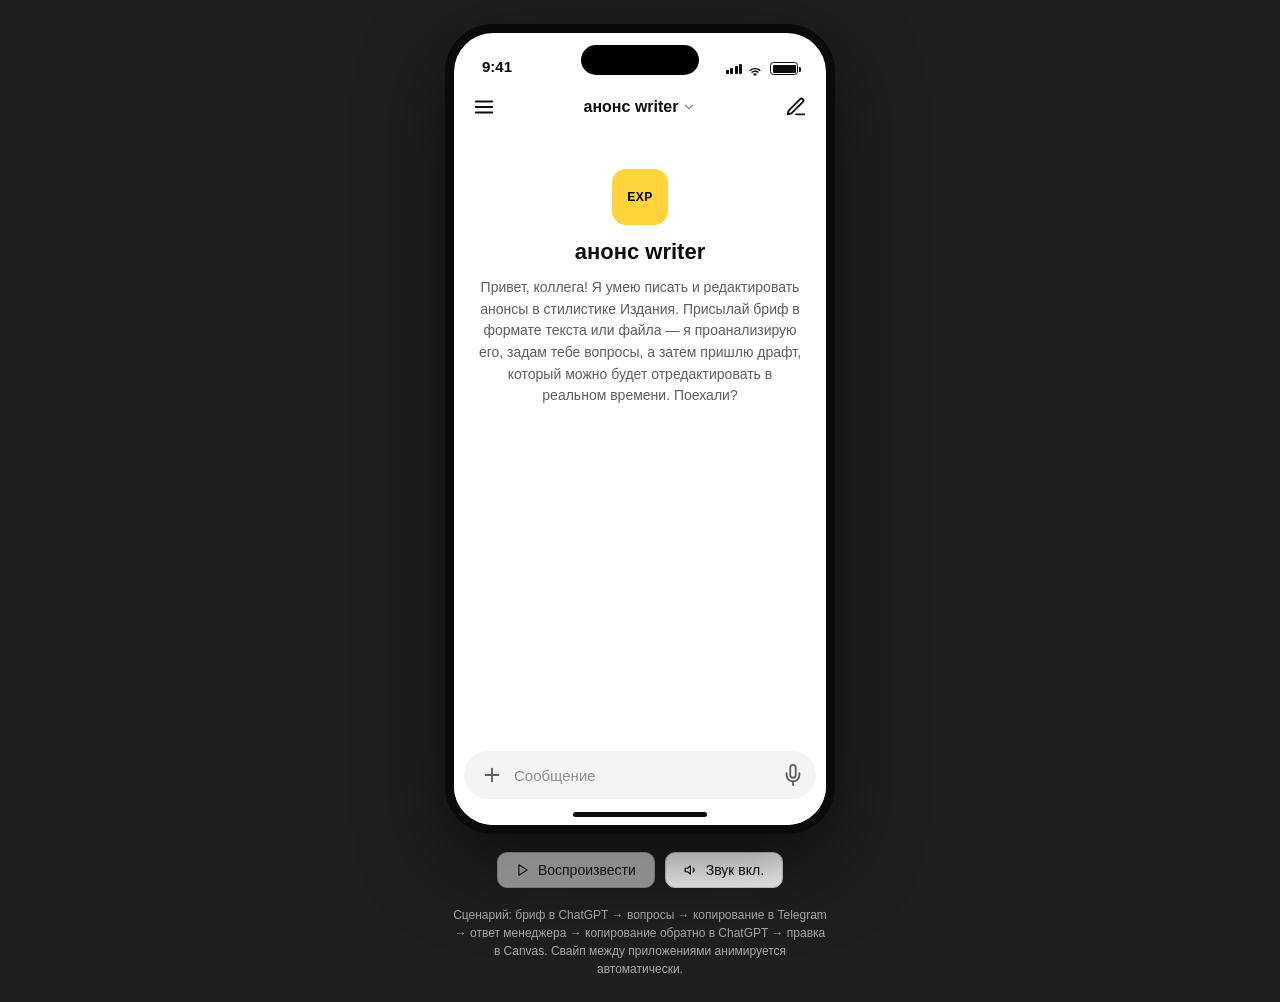
<file: wine_kiosk.html>
<!DOCTYPE html>
<html lang="ru">
<head>
<meta charset="UTF-8">
<meta name="viewport" content="width=device-width, initial-scale=1">
<title>Mobile prototype — ChatGPT + Telegram</title>
<style>
*{box-sizing:border-box;margin:0;padding:0;-webkit-font-smoothing:antialiased}
body{font-family:-apple-system,BlinkMacSystemFont,"SF Pro Text","Segoe UI",Roboto,sans-serif;background:#1f1f1f;min-height:100vh;display:flex;flex-direction:column;align-items:center;padding:24px;gap:18px}

.phone{width:390px;height:810px;background:#000;border-radius:48px;border:9px solid #0a0a0a;overflow:hidden;position:relative;box-shadow:0 30px 80px rgba(0,0,0,.55)}
.notch{position:absolute;top:12px;left:50%;transform:translateX(-50%);width:118px;height:30px;background:#000;border-radius:18px;z-index:300}
.home-indicator{position:absolute;bottom:8px;left:50%;transform:translateX(-50%);width:134px;height:5px;background:#0d0d0d;border-radius:3px;z-index:250;transition:background .3s,width .3s,opacity .3s}
.home-indicator.dark{background:rgba(255,255,255,.85)}
.home-indicator.swiping{opacity:.6}

.toast{position:absolute;bottom:90px;left:50%;transform:translateX(-50%) translateY(20px);background:rgba(30,30,30,.92);color:#fff;padding:10px 18px;border-radius:14px;font-size:13.5px;font-weight:500;opacity:0;transition:opacity .25s,transform .25s;z-index:400;pointer-events:none;display:flex;align-items:center;gap:8px;backdrop-filter:blur(10px)}
.toast.show{opacity:1;transform:translateX(-50%) translateY(0)}
.toast svg{width:15px;height:15px}

.app-stack{display:flex;width:200%;height:100%;transform:translateX(0);transition:transform .55s cubic-bezier(.4,0,.2,1)}
.app-stack.show-telegram{transform:translateX(-50%)}
.app{width:50%;height:100%;flex-shrink:0;display:flex;flex-direction:column;overflow:hidden;position:relative}
.chatgpt-app{background:#fff}
.telegram-app{background:#0E1621}

.statusbar{height:50px;display:flex;justify-content:space-between;align-items:flex-end;padding:0 28px 8px;font-size:15px;font-weight:600;color:#0d0d0d;position:relative;z-index:5;flex-shrink:0}
.statusbar.dark{color:#fff}
.statusbar .right{display:flex;gap:5px;align-items:center}
.sb-signal{display:flex;gap:1.5px;align-items:flex-end;height:11px}
.sb-signal i{display:block;width:3px;background:currentColor;border-radius:1px}
.sb-signal i:nth-child(1){height:4px}
.sb-signal i:nth-child(2){height:6px}
.sb-signal i:nth-child(3){height:8px}
.sb-signal i:nth-child(4){height:10px}
.sb-wifi{width:16px;height:12px}
.sb-wifi svg{width:16px;height:12px;fill:currentColor}
.sb-battery{width:28px;height:13px;border:1.5px solid currentColor;border-radius:3.5px;position:relative;padding:1.5px;margin-left:2px}
.sb-battery::after{content:'';position:absolute;right:-3.5px;top:4px;width:2px;height:5px;background:currentColor;border-radius:0 1.5px 1.5px 0}
.sb-battery i{display:block;width:100%;height:100%;background:currentColor;border-radius:1px}

/* === CHATGPT === */
.chatgpt-app .app-header{display:flex;align-items:center;justify-content:space-between;padding:6px 12px;height:48px;flex-shrink:0;background:#fff}
.cg-side{display:flex;align-items:center;gap:8px;width:60px}
.cg-side.right{justify-content:flex-end}
.cg-title{flex:1;text-align:center;display:flex;justify-content:center;align-items:center;gap:4px;font-size:16px;font-weight:600;color:#0d0d0d}
.cg-title svg{width:14px;height:14px;color:#8e8e8e}
.cg-icon{width:36px;height:36px;display:flex;align-items:center;justify-content:center;color:#0d0d0d;border-radius:50%}
.cg-icon svg{width:22px;height:22px}

.cg-chat{position:relative;flex:1;display:flex;flex-direction:column;overflow:hidden}
.cg-messages{flex:1;overflow-y:auto;padding:8px 0 6px;scroll-behavior:smooth;background:#fff}
.cg-messages::-webkit-scrollbar{width:0}
.cg-welcome{text-align:center;padding:30px 24px 22px}
.cg-welcome-icon{width:56px;height:56px;background:#FFD43A;border-radius:14px;display:inline-flex;align-items:center;justify-content:center;font-size:12px;font-weight:700;color:#000;margin-bottom:14px;letter-spacing:.5px}
.cg-welcome-title{font-size:22px;font-weight:600;margin-bottom:12px;color:#0d0d0d}
.cg-welcome-desc{font-size:14px;line-height:1.55;color:#5d5d5d}

.cg-msg-wrap{padding:5px 12px;animation:pop .25s ease-out}
@keyframes pop{0%{opacity:0;transform:translateY(4px)}100%{opacity:1;transform:translateY(0)}}
.cg-msg-user{display:flex;justify-content:flex-end}
.cg-msg-user-bubble{background:#ececec;border-radius:20px;padding:9px 14px;max-width:84%;font-size:14.5px;line-height:1.45;color:#0d0d0d;white-space:pre-wrap;word-wrap:break-word}
.cg-msg-assistant{font-size:14.5px;line-height:1.55;color:#0d0d0d;padding:6px 4px;border-radius:8px;transition:background .3s}
.cg-msg-assistant.selected{background:rgba(0,122,255,.22)}
.cg-msg-assistant p{margin-bottom:8px}
.cg-msg-assistant ol{padding-left:20px;margin:6px 0 4px}
.cg-msg-assistant ol li{margin-bottom:8px;padding-left:2px}
.cg-msg-actions{display:flex;gap:0;margin-top:6px;color:#8e8e8e}
.cg-msg-actions svg{width:15px;height:15px;padding:6px;box-sizing:content-box}

.cg-typing{display:flex;gap:4px;padding:6px 4px;align-items:center}
.cg-typing span{width:7px;height:7px;border-radius:50%;background:#999;animation:dot 1.2s infinite}
.cg-typing span:nth-child(2){animation-delay:.18s}
.cg-typing span:nth-child(3){animation-delay:.36s}
@keyframes dot{0%,60%,100%{opacity:.3;transform:scale(.8)}30%{opacity:1;transform:scale(1.15)}}

.cg-input-area{padding:6px 10px 26px;flex-shrink:0;background:#fff}
.cg-input-box{background:#f4f4f4;border-radius:24px;padding:6px 6px 6px 12px;display:flex;align-items:center;gap:6px;min-height:48px}
.cg-input-plus{width:32px;height:32px;display:flex;align-items:center;justify-content:center;color:#5d5d5d;flex-shrink:0}
.cg-input-plus svg{width:22px;height:22px}
.cg-input-text{flex:1;font-size:15px;color:#8e8e8e;line-height:1.4;min-height:24px;display:flex;align-items:center;white-space:pre-wrap;word-wrap:break-word;overflow-wrap:break-word;padding:4px 0;min-width:0}
.cg-input-text.filled{color:#0d0d0d}
.cg-input-cursor::after{content:'';display:inline-block;width:2px;height:18px;background:#0d0d0d;margin-left:1px;vertical-align:-3px;animation:blink 1s infinite}
@keyframes blink{50%{opacity:0}}
.cg-input-icon{width:34px;height:34px;display:flex;align-items:center;justify-content:center;color:#5d5d5d;flex-shrink:0}
.cg-input-icon svg{width:22px;height:22px}
.cg-input-send{width:32px;height:32px;border-radius:50%;background:#000;color:#fff;display:flex;align-items:center;justify-content:center;flex-shrink:0}
.cg-input-send svg{width:16px;height:16px}

.cg-canvas{position:absolute;top:0;left:0;right:0;bottom:0;background:#fff;transform:translateY(100%);transition:transform .45s cubic-bezier(.4,0,.2,1);z-index:50;display:flex;flex-direction:column}
.cg-canvas.open{transform:translateY(0)}
.cg-canvas-header{display:flex;align-items:center;justify-content:space-between;padding:8px 10px;height:52px;border-bottom:1px solid #f0f0f0;flex-shrink:0}
.cg-canvas-hl{display:flex;align-items:center;gap:4px;min-width:0;flex:1}
.cg-canvas-close{width:36px;height:36px;display:flex;align-items:center;justify-content:center;color:#0d0d0d;flex-shrink:0}
.cg-canvas-close svg{width:22px;height:22px}
.cg-canvas-title{font-size:14px;font-weight:600;display:flex;align-items:center;gap:4px;white-space:nowrap;overflow:hidden;text-overflow:ellipsis;min-width:0;color:#0d0d0d}
.cg-canvas-title svg{width:13px;height:13px;color:#8e8e8e;flex-shrink:0}
.cg-canvas-hr{display:flex;gap:0;flex-shrink:0}
.cg-canvas-hr .cg-icon svg{width:20px;height:20px}
.cg-canvas-body{flex:1;overflow-y:auto;padding:20px 22px;position:relative;background:#fff}
.cg-canvas-body::-webkit-scrollbar{width:0}
.cg-canvas-h1{font-size:18px;font-weight:600;line-height:1.4;margin-bottom:18px;color:#0d0d0d;transition:opacity .25s,background .3s}
.cg-canvas-h1.highlight{background:#b3d4fc}
.cg-canvas-p{font-size:14px;line-height:1.65;color:#0d0d0d;margin-bottom:14px}
.cg-snip{font-weight:500}

.cg-floating{position:absolute;background:#fff;border:1px solid #d0d0d0;border-radius:22px;padding:6px 6px 6px 14px;display:flex;align-items:center;gap:8px;box-shadow:0 8px 24px rgba(0,0,0,.18);max-width:300px;z-index:10;opacity:0;transform:translateY(-6px);transition:opacity .25s,transform .25s;font-size:13px;color:#0d0d0d;line-height:1.35}
.cg-floating.show{opacity:1;transform:translateY(0)}
.cg-floating-send{width:28px;height:28px;border-radius:50%;background:#000;color:#fff;display:flex;align-items:center;justify-content:center;flex-shrink:0}
.cg-floating-send svg{width:13px;height:13px}

/* === TELEGRAM === */
.telegram-app .tg-header{display:flex;align-items:center;padding:6px 12px 10px;background:#212D3B;gap:8px;border-bottom:.5px solid #0a1018;flex-shrink:0}
.tg-back{color:#6e9fc7;font-size:14px;display:flex;align-items:center;gap:1px;width:62px}
.tg-back svg{width:14px;height:14px}
.tg-title-block{flex:1;text-align:center;color:#fff;font-size:15px;font-weight:500;line-height:1.2}
.tg-status{font-size:11px;color:#7a8a99;font-weight:400;margin-top:2px;min-height:13px}
.tg-avatar{width:34px;height:34px;border-radius:50%;background:linear-gradient(135deg,#ff9a76,#d4537e);flex-shrink:0;display:flex;align-items:center;justify-content:center;color:#fff;font-size:12px;font-weight:500}

.tg-messages{flex:1;overflow-y:auto;padding:12px 10px 8px;display:flex;flex-direction:column;gap:6px;background:#0E1621;scroll-behavior:smooth}
.tg-messages::-webkit-scrollbar{width:0}
.tg-bubble{max-width:80%;padding:7px 11px;border-radius:14px;font-size:14px;line-height:1.4;color:#fff;word-wrap:break-word;position:relative;transition:box-shadow .3s,background .3s}
.tg-bubble.in{align-self:flex-start;background:#182533;border-bottom-left-radius:4px}
.tg-bubble.out{align-self:flex-end;background:#8675DC;border-bottom-right-radius:4px}
.tg-bubble.appear{animation:pop .25s ease-out}
.tg-bubble.selected{box-shadow:0 0 0 2px rgba(120,170,255,.85);background:rgba(120,170,255,.22)!important}
.tg-time{font-size:10px;color:rgba(255,255,255,.55);margin-left:6px;white-space:nowrap;float:right;margin-top:4px;line-height:1}
.tg-check{margin-left:2px;font-size:11px;color:rgba(255,255,255,.85)}
.tg-typing{display:inline-flex;gap:3px;align-items:center;padding:5px 6px}
.tg-typing span{width:7px;height:7px;border-radius:50%;background:rgba(255,255,255,.55);animation:dot 1.2s infinite}
.tg-typing span:nth-child(2){animation-delay:.18s}
.tg-typing span:nth-child(3){animation-delay:.36s}

.tg-input-area{display:flex;align-items:center;padding:8px 10px 22px;background:#212D3B;gap:10px;border-top:.5px solid #0a1018;flex-shrink:0}
.tg-input-field{flex:1;background:#182533;border-radius:18px;padding:8px 13px;color:#fff;font-size:14px;min-height:20px;display:flex;align-items:center;line-height:1.3;white-space:pre-wrap;word-wrap:break-word;overflow-wrap:break-word;min-width:0}
.tg-input-field.placeholder{color:#5d7080}
.tg-iicon{color:#6e9fc7;font-size:20px;width:22px;height:22px;display:flex;align-items:center;justify-content:center}
.tg-iicon svg{width:22px;height:22px;fill:none;stroke:currentColor;stroke-width:1.8;stroke-linecap:round;stroke-linejoin:round}
.tg-input-cursor::after{content:'';display:inline-block;width:2px;height:15px;background:#fff;margin-left:1px;vertical-align:-3px;animation:blink 1s infinite}

.controls{display:flex;gap:10px;align-items:center}
.controls button{background:#fff;color:#0d0d0d;border:1px solid #d0d0d0;padding:9px 18px;border-radius:10px;font-size:14px;cursor:pointer;font-family:inherit;display:inline-flex;align-items:center;gap:8px;font-weight:500}
.controls button:hover{background:#f4f4f4}
.controls button:disabled{opacity:.5;cursor:not-allowed}
.controls button:active{transform:scale(.97)}
.controls svg{width:14px;height:14px;fill:none;stroke:currentColor;stroke-width:2;stroke-linecap:round;stroke-linejoin:round}
.hint{font-size:12px;color:#aaa;text-align:center;max-width:380px;line-height:1.5}
</style>
</head>
<body>

<div class="phone">
  <div class="notch"></div>
  <div class="home-indicator" id="homeIndicator"></div>
  <div class="toast" id="toast"><svg viewBox="0 0 24 24" fill="none" stroke="currentColor" stroke-width="2.5" stroke-linecap="round" stroke-linejoin="round"><polyline points="20 6 9 17 4 12"/></svg><span id="toastText">Скопировано</span></div>

  <div class="app-stack" id="appStack">

    <!-- ChatGPT app -->
    <div class="app chatgpt-app">
      <div class="statusbar">
        <span>9:41</span>
        <span class="right">
          <span class="sb-signal"><i></i><i></i><i></i><i></i></span>
          <span class="sb-wifi"><svg viewBox="0 0 16 12"><path d="M8 3c2.2 0 4.2.84 5.72 2.2l-.85.94A6.5 6.5 0 0 0 8 4.3a6.5 6.5 0 0 0-4.87 1.84l-.85-.94A8.46 8.46 0 0 1 8 3zm0 2.6c1.48 0 2.83.55 3.86 1.46l-.85.94A4.8 4.8 0 0 0 8 6.9a4.8 4.8 0 0 0-3.01 1.1l-.85-.94A6.46 6.46 0 0 1 8 5.6zm0 2.6c.77 0 1.46.28 2 .73L8 11l-2-2.07A3.13 3.13 0 0 1 8 8.2z"/></svg></span>
          <span class="sb-battery"><i></i></span>
        </span>
      </div>
      <div class="app-header">
        <div class="cg-side"><div class="cg-icon"><svg viewBox="0 0 24 24" fill="none" stroke="currentColor" stroke-width="2" stroke-linecap="round"><line x1="3" y1="6" x2="21" y2="6"/><line x1="3" y1="12" x2="21" y2="12"/><line x1="3" y1="18" x2="21" y2="18"/></svg></div></div>
        <div class="cg-title">анонс writer <svg viewBox="0 0 24 24" fill="none" stroke="currentColor" stroke-width="2.5" stroke-linecap="round" stroke-linejoin="round"><polyline points="6 9 12 15 18 9"/></svg></div>
        <div class="cg-side right"><div class="cg-icon"><svg viewBox="0 0 24 24" fill="none" stroke="currentColor" stroke-width="2" stroke-linecap="round" stroke-linejoin="round"><path d="M12 20h9"/><path d="M16.5 3.5a2.12 2.12 0 0 1 3 3L7 19l-4 1 1-4L16.5 3.5z"/></svg></div></div>
      </div>
      <div class="cg-chat">
        <div class="cg-messages" id="cgMessages">
          <div class="cg-welcome">
            <div class="cg-welcome-icon">EXP</div>
            <div class="cg-welcome-title">анонс writer</div>
            <div class="cg-welcome-desc">Привет, коллега! Я умею писать и редактировать анонсы в стилистике Издания. Присылай бриф в формате текста или файла — я проанализирую его, задам тебе вопросы, а затем пришлю драфт, который можно будет отредактировать в реальном времени. Поехали?</div>
          </div>
        </div>
        <div class="cg-input-area">
          <div class="cg-input-box">
            <div class="cg-input-plus"><svg viewBox="0 0 24 24" fill="none" stroke="currentColor" stroke-width="2" stroke-linecap="round"><line x1="12" y1="5" x2="12" y2="19"/><line x1="5" y1="12" x2="19" y2="12"/></svg></div>
            <div class="cg-input-text" id="cgInputText">Сообщение</div>
            <div class="cg-input-icon" id="cgInputMic"><svg viewBox="0 0 24 24" fill="none" stroke="currentColor" stroke-width="2" stroke-linecap="round" stroke-linejoin="round"><path d="M12 1a3 3 0 0 0-3 3v8a3 3 0 0 0 6 0V4a3 3 0 0 0-3-3z"/><path d="M19 10v2a7 7 0 0 1-14 0v-2"/><line x1="12" y1="19" x2="12" y2="23"/></svg></div>
            <div class="cg-input-send" id="cgInputSend" style="display:none"><svg viewBox="0 0 24 24" fill="none" stroke="currentColor" stroke-width="2.5" stroke-linecap="round" stroke-linejoin="round"><path d="M12 19V5M5 12l7-7 7 7"/></svg></div>
          </div>
        </div>
        <div class="cg-canvas" id="cgCanvas">
          <div class="cg-canvas-header">
            <div class="cg-canvas-hl">
              <div class="cg-canvas-close"><svg viewBox="0 0 24 24" fill="none" stroke="currentColor" stroke-width="2" stroke-linecap="round"><polyline points="6 9 12 15 18 9"/></svg></div>
              <div class="cg-canvas-title">Brand Project Announcement <svg viewBox="0 0 24 24" fill="none" stroke="currentColor" stroke-width="2.5" stroke-linecap="round" stroke-linejoin="round"><polyline points="6 9 12 15 18 9"/></svg></div>
            </div>
            <div class="cg-canvas-hr">
              <div class="cg-icon"><svg viewBox="0 0 24 24" fill="none" stroke="currentColor" stroke-width="2"><rect x="9" y="9" width="13" height="13" rx="2"/><path d="M5 15H4a2 2 0 0 1-2-2V4a2 2 0 0 1 2-2h9a2 2 0 0 1 2 2v1"/></svg></div>
              <div class="cg-icon"><svg viewBox="0 0 24 24" fill="none" stroke="currentColor" stroke-width="2" stroke-linecap="round" stroke-linejoin="round"><circle cx="12" cy="12" r="1"/><circle cx="19" cy="12" r="1"/><circle cx="5" cy="12" r="1"/></svg></div>
            </div>
          </div>
          <div class="cg-canvas-body" id="cgCanvasBody"></div>
          <div class="cg-floating" id="cgFloating" style="top:62px;left:22px;">
            <div style="flex:1">Перепиши первую часть заголовка - сделай в виде вопроса</div>
            <div class="cg-floating-send"><svg viewBox="0 0 24 24" fill="none" stroke="currentColor" stroke-width="2.5" stroke-linecap="round" stroke-linejoin="round"><path d="M12 19V5M5 12l7-7 7 7"/></svg></div>
          </div>
        </div>
      </div>
    </div>

    <!-- Telegram app -->
    <div class="app telegram-app">
      <div class="statusbar dark">
        <span>9:41</span>
        <span class="right">
          <span class="sb-signal"><i></i><i></i><i></i><i></i></span>
          <span class="sb-wifi"><svg viewBox="0 0 16 12"><path d="M8 3c2.2 0 4.2.84 5.72 2.2l-.85.94A6.5 6.5 0 0 0 8 4.3a6.5 6.5 0 0 0-4.87 1.84l-.85-.94A8.46 8.46 0 0 1 8 3zm0 2.6c1.48 0 2.83.55 3.86 1.46l-.85.94A4.8 4.8 0 0 0 8 6.9a4.8 4.8 0 0 0-3.01 1.1l-.85-.94A6.46 6.46 0 0 1 8 5.6zm0 2.6c.77 0 1.46.28 2 .73L8 11l-2-2.07A3.13 3.13 0 0 1 8 8.2z"/></svg></span>
          <span class="sb-battery"><i></i></span>
        </span>
      </div>
      <div class="tg-header">
        <div class="tg-back"><svg viewBox="0 0 24 24" fill="none" stroke="currentColor" stroke-width="2.5" stroke-linecap="round" stroke-linejoin="round"><polyline points="15 18 9 12 15 6"/></svg> Chats</div>
        <div class="tg-title-block">аккаунт менеджер<div class="tg-status" id="tgStatus">last seen just now</div></div>
        <div class="tg-avatar">АМ</div>
      </div>
      <div class="tg-messages" id="tgMessages">
        <div class="tg-bubble in">Полина, привет! очень нужно на сегодня подготовить анонс для спецпроекта Бренд. Вот лендинг: https://brand.example.com/giveaway/<br><br>В нем надо сделать акцент на том, что еще можно успеть принять участие в розыгрыше<span class="tg-time">11:45</span></div>
        <div class="tg-bubble out">Привет! А есть бриф?<span class="tg-time">11:45 <span class="tg-check">✓✓</span></span></div>
        <div class="tg-bubble in">Неа…<span class="tg-time">11:45</span></div>
      </div>
      <div class="tg-input-area">
        <div class="tg-iicon"><svg viewBox="0 0 24 24"><path d="M21.44 11.05l-9.19 9.19a6 6 0 0 1-8.49-8.49l9.19-9.19a4 4 0 0 1 5.66 5.66l-9.2 9.19a2 2 0 0 1-2.83-2.83l8.49-8.48"/></svg></div>
        <div class="tg-input-field placeholder" id="tgInput">Message</div>
        <div class="tg-iicon"><svg viewBox="0 0 24 24"><circle cx="12" cy="12" r="10"/><polyline points="12 6 12 12 16 14"/></svg></div>
        <div class="tg-iicon"><svg viewBox="0 0 24 24"><path d="M12 1a3 3 0 0 0-3 3v8a3 3 0 0 0 6 0V4a3 3 0 0 0-3-3z"/><path d="M19 10v2a7 7 0 0 1-14 0v-2"/><line x1="12" y1="19" x2="12" y2="23"/></svg></div>
      </div>
    </div>

  </div>
</div>

<div class="controls">
  <button id="play">
    <svg viewBox="0 0 24 24"><polygon points="5 3 19 12 5 21 5 3"/></svg>
    <span id="playlabel">Воспроизвести</span>
  </button>
  <button id="mute">
    <svg id="muteicon" viewBox="0 0 24 24"><polygon points="11 5 6 9 2 9 2 15 6 15 11 19 11 5"/><path d="M15.54 8.46a5 5 0 0 1 0 7.07"/></svg>
    <span id="mutelabel">Звук вкл.</span>
  </button>
</div>

<div class="hint">Сценарий: бриф в ChatGPT → вопросы → копирование в Telegram → ответ менеджера → копирование обратно в ChatGPT → правка в Canvas. Свайп между приложениями анимируется автоматически.</div>

<script>
(function(){
  const cgMessages=document.getElementById('cgMessages');
  const cgInputText=document.getElementById('cgInputText');
  const cgInputMic=document.getElementById('cgInputMic');
  const cgInputSend=document.getElementById('cgInputSend');
  const cgCanvas=document.getElementById('cgCanvas');
  const cgCanvasBody=document.getElementById('cgCanvasBody');
  const cgFloating=document.getElementById('cgFloating');
  const tgMessages=document.getElementById('tgMessages');
  const tgInput=document.getElementById('tgInput');
  const tgStatus=document.getElementById('tgStatus');
  const appStack=document.getElementById('appStack');
  const homeIndicator=document.getElementById('homeIndicator');
  const toast=document.getElementById('toast');
  const toastText=document.getElementById('toastText');
  const playBtn=document.getElementById('play');
  const playLabel=document.getElementById('playlabel');
  const muteBtn=document.getElementById('mute');
  const muteIcon=document.getElementById('muteicon');
  const muteLabel=document.getElementById('mutelabel');

  let actx=null,muted=false,running=false;

  function ctx(){
    if(!actx) actx=new (window.AudioContext||window.webkitAudioContext)();
    if(actx.state==='suspended') actx.resume();
  }

  function keyTap(){
    if(muted||!actx) return;
    const t=actx.currentTime;
    const src=actx.createBufferSource();
    const sr=actx.sampleRate;
    const len=Math.floor(sr*0.035);
    const buf=actx.createBuffer(1,len,sr);
    const d=buf.getChannelData(0);
    for(let i=0;i<len;i++) d[i]=(Math.random()*2-1)*(1-i/len);
    src.buffer=buf;
    const bp=actx.createBiquadFilter();
    bp.type='bandpass';
    bp.frequency.value=2400+Math.random()*1400;
    bp.Q.value=4;
    const g=actx.createGain();
    g.gain.setValueAtTime(0.05,t);
    g.gain.exponentialRampToValueAtTime(0.001,t+0.035);
    src.connect(bp);bp.connect(g);g.connect(actx.destination);
    src.start(t);src.stop(t+0.04);
  }

  function swoosh(){
    if(muted||!actx) return;
    const t=actx.currentTime;
    const o=actx.createOscillator();
    const g=actx.createGain();
    o.type='sine';
    o.frequency.setValueAtTime(520,t);
    o.frequency.exponentialRampToValueAtTime(1200,t+0.2);
    g.gain.setValueAtTime(0.001,t);
    g.gain.exponentialRampToValueAtTime(0.09,t+0.04);
    g.gain.exponentialRampToValueAtTime(0.001,t+0.22);
    o.connect(g);g.connect(actx.destination);
    o.start(t);o.stop(t+0.24);
  }

  function pop(){
    if(muted||!actx) return;
    const t=actx.currentTime;
    const o=actx.createOscillator();
    const g=actx.createGain();
    o.type='sine';
    o.frequency.setValueAtTime(720,t);
    o.frequency.exponentialRampToValueAtTime(420,t+0.14);
    g.gain.setValueAtTime(0.001,t);
    g.gain.exponentialRampToValueAtTime(0.085,t+0.02);
    g.gain.exponentialRampToValueAtTime(0.001,t+0.16);
    o.connect(g);g.connect(actx.destination);
    o.start(t);o.stop(t+0.18);
  }

  function pasteSound(){
    if(muted||!actx) return;
    const t=actx.currentTime;
    const src=actx.createBufferSource();
    const sr=actx.sampleRate;
    const len=Math.floor(sr*0.06);
    const buf=actx.createBuffer(1,len,sr);
    const d=buf.getChannelData(0);
    for(let i=0;i<len;i++) d[i]=(Math.random()*2-1)*(1-i/len)*0.6;
    src.buffer=buf;
    const bp=actx.createBiquadFilter();
    bp.type='lowpass';
    bp.frequency.value=1600;
    const g=actx.createGain();
    g.gain.setValueAtTime(0.075,t);
    g.gain.exponentialRampToValueAtTime(0.001,t+0.06);
    src.connect(bp);bp.connect(g);g.connect(actx.destination);
    src.start(t);src.stop(t+0.07);
  }

  function copySound(){
    if(muted||!actx) return;
    const t=actx.currentTime;
    const o=actx.createOscillator();
    const g=actx.createGain();
    o.type='triangle';
    o.frequency.setValueAtTime(880,t);
    o.frequency.exponentialRampToValueAtTime(1320,t+0.08);
    g.gain.setValueAtTime(0.001,t);
    g.gain.exponentialRampToValueAtTime(0.06,t+0.02);
    g.gain.exponentialRampToValueAtTime(0.001,t+0.1);
    o.connect(g);g.connect(actx.destination);
    o.start(t);o.stop(t+0.12);
  }

  function panelUp(){
    if(muted||!actx) return;
    const t=actx.currentTime;
    const o=actx.createOscillator();
    const g=actx.createGain();
    o.type='sine';
    o.frequency.setValueAtTime(220,t);
    o.frequency.linearRampToValueAtTime(580,t+0.32);
    g.gain.setValueAtTime(0.001,t);
    g.gain.exponentialRampToValueAtTime(0.06,t+0.06);
    g.gain.exponentialRampToValueAtTime(0.001,t+0.34);
    o.connect(g);g.connect(actx.destination);
    o.start(t);o.stop(t+0.36);
  }

  function panelDown(){
    if(muted||!actx) return;
    const t=actx.currentTime;
    const o=actx.createOscillator();
    const g=actx.createGain();
    o.type='sine';
    o.frequency.setValueAtTime(580,t);
    o.frequency.linearRampToValueAtTime(220,t+0.32);
    g.gain.setValueAtTime(0.001,t);
    g.gain.exponentialRampToValueAtTime(0.05,t+0.06);
    g.gain.exponentialRampToValueAtTime(0.001,t+0.34);
    o.connect(g);g.connect(actx.destination);
    o.start(t);o.stop(t+0.36);
  }

  function appSwipe(){
    if(muted||!actx) return;
    const t=actx.currentTime;
    const o=actx.createOscillator();
    const g=actx.createGain();
    o.type='sine';
    o.frequency.setValueAtTime(380,t);
    o.frequency.exponentialRampToValueAtTime(680,t+0.18);
    g.gain.setValueAtTime(0.001,t);
    g.gain.exponentialRampToValueAtTime(0.055,t+0.04);
    g.gain.exponentialRampToValueAtTime(0.001,t+0.2);
    o.connect(g);g.connect(actx.destination);
    o.start(t);o.stop(t+0.22);
  }

  const wait=ms=>new Promise(r=>setTimeout(r,ms));
  const cgScroll=()=>{cgMessages.scrollTop=cgMessages.scrollHeight};
  const tgScroll=()=>{tgMessages.scrollTop=tgMessages.scrollHeight};

  function cgShowSend(){cgInputMic.style.display='none';cgInputSend.style.display='flex'}
  function cgShowMic(){cgInputMic.style.display='flex';cgInputSend.style.display='none'}

  function cgClearInput(){
    cgInputText.textContent='Сообщение';
    cgInputText.classList.remove('filled','cg-input-cursor');
    cgInputText.style.background='transparent';
    cgShowMic();
  }
  function tgClearInput(){
    tgInput.textContent='Message';
    tgInput.classList.add('placeholder');
    tgInput.classList.remove('tg-input-cursor');
    tgInput.style.background='transparent';
  }

  async function cgTypeInput(text){
    cgInputText.classList.add('filled','cg-input-cursor');
    cgInputText.textContent='';
    cgShowSend();
    for(const ch of text){
      cgInputText.textContent+=ch;
      if(ch!==' '&&ch!=='\n') keyTap();
      await wait(38+Math.random()*55);
    }
    await wait(280);
    cgInputText.classList.remove('cg-input-cursor');
  }

  async function cgPasteInput(text){
    cgInputText.classList.add('filled');
    cgInputText.classList.remove('cg-input-cursor');
    cgInputText.textContent='';
    cgShowSend();
    await wait(350);
    pasteSound();
    cgInputText.style.transition='background .25s';
    cgInputText.style.background='rgba(255,235,130,.55)';
    cgInputText.textContent=text;
    await wait(280);
    cgInputText.style.background='transparent';
  }

  async function tgPasteInput(text){
    tgInput.classList.remove('placeholder','tg-input-cursor');
    tgInput.textContent='';
    await wait(350);
    pasteSound();
    tgInput.style.transition='background .25s';
    tgInput.style.background='rgba(255,235,130,.45)';
    tgInput.textContent=text;
    await wait(280);
    tgInput.style.background='transparent';
  }

  function cgAddUser(text){
    const wrap=document.createElement('div');
    wrap.className='cg-msg-wrap';
    wrap.innerHTML='<div class="cg-msg-user"><div class="cg-msg-user-bubble">'+text+'</div></div>';
    cgMessages.appendChild(wrap);
    cgScroll();
  }

  function cgAddTyping(){
    const wrap=document.createElement('div');
    wrap.className='cg-msg-wrap';
    wrap.id='cgAtyping';
    wrap.innerHTML='<div class="cg-msg-assistant"><div class="cg-typing"><span></span><span></span><span></span></div></div>';
    cgMessages.appendChild(wrap);
    cgScroll();
  }
  function cgRemoveTyping(){const t=document.getElementById('cgAtyping');if(t) t.remove()}

  function cgAddAssistant(html,id){
    const wrap=document.createElement('div');
    wrap.className='cg-msg-wrap';
    const idAttr=id?(' id="'+id+'"'):'';
    wrap.innerHTML='<div class="cg-msg-assistant"'+idAttr+'>'+html+'<div class="cg-msg-actions">'
      +'<svg viewBox="0 0 24 24" fill="none" stroke="currentColor" stroke-width="2" stroke-linecap="round" stroke-linejoin="round"><rect x="9" y="9" width="13" height="13" rx="2"/><path d="M5 15H4a2 2 0 0 1-2-2V4a2 2 0 0 1 2-2h9a2 2 0 0 1 2 2v1"/></svg>'
      +'<svg viewBox="0 0 24 24" fill="none" stroke="currentColor" stroke-width="2" stroke-linecap="round" stroke-linejoin="round"><path d="M7 10v12M15 5.88L14 10h5.83a2 2 0 0 1 1.92 2.56l-2.33 8A2 2 0 0 1 17.5 22H7"/></svg>'
      +'<svg viewBox="0 0 24 24" fill="none" stroke="currentColor" stroke-width="2" stroke-linecap="round" stroke-linejoin="round"><path d="M17 14V2M9 18.12L10 14H4.17a2 2 0 0 1-1.92-2.56l2.33-8A2 2 0 0 1 6.5 2h11"/></svg>'
      +'<svg viewBox="0 0 24 24" fill="none" stroke="currentColor" stroke-width="2" stroke-linecap="round" stroke-linejoin="round"><polyline points="1 4 1 10 7 10"/><path d="M3.51 15a9 9 0 1 0 2.13-9.36L1 10"/></svg>'
      +'</div></div>';
    cgMessages.appendChild(wrap);
    cgScroll();
  }

  function tgAddBubble(dir,html,time,withChecks,id){
    const b=document.createElement('div');
    b.className='tg-bubble '+dir+' appear';
    if(id) b.id=id;
    const checks=withChecks?' <span class="tg-check">✓✓</span>':'';
    b.innerHTML=html+'<span class="tg-time">'+time+checks+'</span>';
    tgMessages.appendChild(b);
    tgScroll();
    return b;
  }
  function tgShowTyping(){
    if(document.getElementById('tgTyping')) return;
    const b=document.createElement('div');
    b.className='tg-bubble in';
    b.id='tgTyping';
    b.innerHTML='<div class="tg-typing"><span></span><span></span><span></span></div>';
    tgMessages.appendChild(b);
    tgStatus.textContent='печатает…';
    tgScroll();
  }
  function tgRemoveTyping(){
    const t=document.getElementById('tgTyping');if(t) t.remove();
    tgStatus.textContent='last seen just now';
  }

  async function switchToTelegram(){
    homeIndicator.classList.add('swiping');
    appSwipe();
    await wait(150);
    appStack.classList.add('show-telegram');
    homeIndicator.classList.add('dark');
    await wait(550);
    homeIndicator.classList.remove('swiping');
  }
  async function switchToChatGPT(){
    homeIndicator.classList.add('swiping');
    appSwipe();
    await wait(150);
    appStack.classList.remove('show-telegram');
    homeIndicator.classList.remove('dark');
    await wait(550);
    homeIndicator.classList.remove('swiping');
  }

  async function showToast(text){
    toastText.textContent=text||'Скопировано';
    toast.classList.add('show');
    copySound();
    await wait(1100);
    toast.classList.remove('show');
    await wait(200);
  }

  function cgRenderCanvas(firstLine){
    cgCanvasBody.innerHTML=
      '<div class="cg-canvas-h1" id="cgCanvasH1">'+firstLine+'</div>'+
      '<div class="cg-canvas-p"><span class="cg-snip">Сниппет:</span> У вас еще есть время принять участие в розыгрыше подарков от Бренд и заодно узнать, какой питомец и порода подходят вам идеально.</div>'+
      '<div class="cg-canvas-p">У всех нас разный образ жизни и привычки: одни просыпаются с рассветом и не сидят на месте, другие любят размеренные вечера дома, а третьи постоянно в разъездах. Спецпроект Бренд и Издание помогает понять, какой питомец и какая порода впишутся в вашу жизнь лучше всего — через короткий интерактивный тест. А еще — поучаствовать в розыгрыше подарков для будущих хозяев и их пушистых друзей.</div>'+
      '<div class="cg-canvas-p">На сайте проекта можно пройти тест и получить персональную карточку: описание подходящей породы, рекомендации по уходу и подборку корма с учетом размера, активности и особенностей питомца. Но главное — успеть принять участие в розыгрыше призов: акция продлится до 30 числа.</div>'+
      '<div class="cg-canvas-p">Чтобы присоединиться, переходите на страницу спецпроекта, проходите тест и следуйте условиям акции. Чем раньше зарегистрируетесь, тем больше шансов побороться за подарки от Бренд.</div>'+
      '<div class="cg-canvas-p">Заодно можно проверить, насколько точно сервис попадает в характер и образ жизни: возможно, в результатах теста вы узнаете себя — и поймете, какая порода действительно подходит вам идеально.</div>';
  }

  function resetAll(){
    document.querySelectorAll('.cg-msg-wrap').forEach(el=>el.remove());
    cgClearInput();
    cgCanvas.classList.remove('open');
    cgCanvasBody.innerHTML='';
    cgFloating.classList.remove('show');
    cgMessages.scrollTop=0;
    appStack.classList.remove('show-telegram');
    homeIndicator.classList.remove('dark','swiping');
    toast.classList.remove('show');
    tgClearInput();
    document.querySelectorAll('.tg-bubble.added').forEach(el=>el.remove());
    document.querySelectorAll('.tg-bubble').forEach(el=>el.classList.remove('selected'));
    tgStatus.textContent='last seen just now';
  }

  const QUESTIONS_TEXT='1. До какого числа идет розыгрыш или спецпроект?\n2. Какие именно подарки/призы сейчас в фокусе коммуникации?\n3. Нужно ли упоминать механику участия (например, пройти тест/зарегистрироваться/купить корм)? Если да — кратко опишите.\n4. Есть ли дедлайн или формулировка про «осталось совсем мало времени»?\n5. Нужно ли делать акцент именно на интерактивном тесте/подборе питомца или это второстепенная часть?\n6. Нужен ли упор на конкретный бренд/партнеров кроме Бренд и Издание?\n7. Нужна ли ссылка/CTA в тексте или достаточно нативного упоминания проекта?';
  const QUESTIONS_HTML='1. До какого числа идет розыгрыш или спецпроект?<br>2. Какие именно подарки/призы сейчас в фокусе коммуникации?<br>3. Нужно ли упоминать механику участия (например, пройти тест/зарегистрироваться/купить корм)? Если да — кратко опишите.<br>4. Есть ли дедлайн или формулировка про «осталось совсем мало времени»?<br>5. Нужно ли делать акцент именно на интерактивном тесте/подборе питомца или это второстепенная часть?<br>6. Нужен ли упор на конкретный бренд/партнеров кроме Бренд и Издание?<br>7. Нужна ли ссылка/CTA в тексте или достаточно нативного упоминания проекта?';
  const ANSWERS_TEXT='1 — до 30 числа\n2 — подарочные наборы для питомцев\n3 — без механики\n4 — да, добавь про дедлайн\n5 — второстепенно\n6 — нет\n7 — нативно, без CTA';
  const ANSWERS_HTML='1 — до 30 числа<br>2 — подарочные наборы для питомцев<br>3 — без механики<br>4 — да, добавь про дедлайн<br>5 — второстепенно<br>6 — нет<br>7 — нативно, без CTA';

  async function run(){
    if(running) return;
    running=true;
    playBtn.disabled=true;
    ctx();
    resetAll();

    await wait(500);

    // === PHASE 1: paste brief in ChatGPT ===
    await cgPasteInput('Полина, привет! очень нужно на сегодня подготовить анонс для спецпроекта Бренд 🙏\n\nВ нем надо сделать акцент на подарки https://brand.example.com/giveaway/\nИ на то, что вы еще можете успеть принять участие в розыгрыше, поэтому нужно поторопиться. А заодно и подобрать себе идеального питомца)');
    await wait(700);
    swoosh();
    cgAddUser('Полина, привет! очень нужно на сегодня подготовить анонс для спецпроекта Бренд 🙏<br><br>В нем надо сделать акцент на подарки https://brand.example.com/giveaway/<br>И на то, что вы еще можете успеть принять участие в розыгрыше, поэтому нужно поторопиться. А заодно и подобрать себе идеального питомца)');
    cgClearInput();

    await wait(700);
    cgAddTyping();
    await wait(1500);
    cgRemoveTyping();
    pop();
    cgAddAssistant(
      '<p>MODE_A active — collecting fields.</p>'+
      '<ol>'+
      '<li>До какого числа идет розыгрыш или спецпроект?</li>'+
      '<li>Какие именно подарки/призы сейчас в фокусе коммуникации?</li>'+
      '<li>Нужно ли упоминать механику участия (например, пройти тест/зарегистрироваться/купить корм)? Если да — кратко опишите.</li>'+
      '<li>Есть ли дедлайн или формулировка про «осталось совсем мало времени»?</li>'+
      '<li>Нужно ли делать акцент именно на интерактивном тесте/подборе питомца или это второстепенная часть?</li>'+
      '<li>Нужен ли упор на конкретный бренд/партнеров кроме Бренд и Издание?</li>'+
      '<li>Нужна ли ссылка/CTA в тексте или достаточно нативного упоминания проекта?</li>'+
      '</ol>',
      'cgModeA'
    );

    await wait(2000);

    // === PHASE 2: select & copy questions ===
    const modeAEl=document.getElementById('cgModeA');
    modeAEl.classList.add('selected');
    await wait(700);
    await showToast('Скопировано');
    modeAEl.classList.remove('selected');

    await wait(400);

    // === PHASE 3: switch to Telegram ===
    await switchToTelegram();
    await wait(700);
    tgScroll();

    // === PHASE 4: paste questions in Telegram ===
    await tgPasteInput(QUESTIONS_TEXT);
    await wait(700);
    swoosh();
    tgAddBubble('out',QUESTIONS_HTML,'11:48',true).classList.add('added');
    tgClearInput();

    await wait(1200);
    tgShowTyping();
    await wait(1500);
    tgRemoveTyping();
    pop();
    tgAddBubble('in','Секундочку, сейчас уточню у партнера','11:48',false).classList.add('added');

    await wait(2400);
    tgShowTyping();
    await wait(2300);
    tgRemoveTyping();
    pop();
    const answersBubble=tgAddBubble('in',ANSWERS_HTML,'11:52',false,'tgAnswers');
    answersBubble.classList.add('added');

    await wait(1700);

    // === PHASE 5: select & copy answers ===
    answersBubble.classList.add('selected');
    await wait(700);
    await showToast('Скопировано');
    answersBubble.classList.remove('selected');

    await wait(400);

    // === PHASE 6: back to ChatGPT ===
    await switchToChatGPT();
    await wait(600);
    cgScroll();

    // === PHASE 7: paste answers, MODE_B, Поправь, canvas ===
    await cgPasteInput(ANSWERS_TEXT);
    await wait(700);
    swoosh();
    cgAddUser(ANSWERS_HTML);
    cgClearInput();

    await wait(800);
    cgAddTyping();
    await wait(1800);
    cgRemoveTyping();
    pop();
    cgAddAssistant(
      '<p>MODE_B active.</p>'+
      '<p>Найдите идеальную породу собак в новом тесте от Бренда / Розыгрыш призов уже идет</p>'+
      '<p><strong>Сниппет:</strong> У вас еще есть время принять участие в розыгрыше подарков от Бренд и заодно узнать, какой питомец и порода подходят вам идеально.</p>'+
      '<p>У всех нас разный образ жизни и привычки: одни просыпаются с рассветом и не сидят на месте, другие любят размеренные вечера дома, а третьи постоянно в разъездах. Спецпроект Бренд и Издание помогает понять, какой питомец и какая порода впишутся в вашу жизнь лучше всего — через короткий интерактивный тест. А еще — поучаствовать в розыгрыше подарков для будущих хозяев и их пушистых друзей.</p>'+
      '<p>На сайте проекта можно пройти тест и получить персональную карточку: описание подходящей породы, рекомендации по уходу и подборку корма с учетом размера, активности и особенностей питомца. Но главное — успеть принять участие в розыгрыше призов: акция продлится до 30 числа.</p>'+
      '<p>Чтобы присоединиться, переходите на страницу спецпроекта, проходите тест и следуйте условиям акции. Чем раньше зарегистрируетесь, тем больше шансов побороться за подарки от Бренд.</p>'
    );

    await wait(2400);

    await cgTypeInput('Поправь');
    swoosh();
    cgAddUser('Поправь');
    cgClearInput();

    await wait(700);

    cgRenderCanvas('Найдите идеальную породу собак в новом тесте от Бренда / Розыгрыш призов уже идет');
    panelUp();
    cgCanvas.classList.add('open');
    await wait(500);
    await wait(900);

    const h1=document.getElementById('cgCanvasH1');
    h1.classList.add('highlight');
    await wait(400);
    cgFloating.classList.add('show');
    await wait(2200);

    swoosh();
    cgFloating.classList.remove('show');
    h1.classList.remove('highlight');

    await wait(800);

    pop();
    h1.style.opacity='0';
    await wait(260);
    h1.textContent='Какая порода собак вам подходит / Узнайте в новом тесте от Бренда и выиграйте призы';
    h1.style.opacity='1';

    cgAddAssistant('<p>Отредактировал Brand Special Project Announcement.</p><p>MODE_C active — заголовок обновлен в Canvas.</p>');

    await wait(1800);

    panelDown();
    cgCanvas.classList.remove('open');
    await wait(500);
    cgScroll();

    running=false;
    playBtn.disabled=false;
    playLabel.textContent='Повторить';
  }

  playBtn.addEventListener('click',run);

  // Auto-play + loop for embedded showcase (the play button sits below the
  // phone and is cropped out when embedded, so kick playback off automatically).
  (function autoLoop(){
    function cycle(){ run().then(function(){ setTimeout(cycle, 2800); }); }
    setTimeout(cycle, 800);
  })();

  muteBtn.addEventListener('click',function(){
    muted=!muted;
    if(muted){
      muteIcon.innerHTML='<line x1="1" y1="1" x2="23" y2="23"/><polygon points="11 5 6 9 2 9 2 15 6 15 11 19 11 5"/><path d="M17.04 17.05a5 5 0 0 1-7.05 0"/>';
      muteLabel.textContent='Звук выкл.';
    }else{
      muteIcon.innerHTML='<polygon points="11 5 6 9 2 9 2 15 6 15 11 19 11 5"/><path d="M15.54 8.46a5 5 0 0 1 0 7.07"/>';
      muteLabel.textContent='Звук вкл.';
    }
  });
})();
</script>

</body>
</html>
</file>
<file: styles.css>
<!DOCTYPE html>
<html lang="ru">
<head>
<meta charset="UTF-8">
<meta name="viewport" content="width=900">
<title>Прототип 4 — Розовое вино (после)</title>
<style>
  * { box-sizing: border-box; margin: 0; padding: 0; }

  body {
    font-family: 'Inter', -apple-system, BlinkMacSystemFont, 'Helvetica Neue', sans-serif;
    background: #e9ebef;
    background-image: radial-gradient(circle at 1px 1px, rgba(0,0,0,0.06) 1px, transparent 0);
    background-size: 24px 24px;
    min-height: 100vh;
    padding: 40px 30px;
  }

  .board-header {
    max-width: 880px;
    margin: 0 auto 32px;
    display: flex;
    align-items: center;
    gap: 14px;
    flex-wrap: wrap;
  }

  .board-header h1 {
    font-size: 20px;
    font-weight: 700;
    color: #1e1e1e;
    letter-spacing: -0.3px;
  }

  .board-header .pill {
    background: #fff;
    border: 1px solid #e3e4e8;
    border-radius: 18px;
    padding: 6px 12px;
    font-size: 12px;
    color: #4a4a4a;
    display: inline-flex;
    align-items: center;
    gap: 8px;
  }
  .board-header .pill::before {
    content: '';
    width: 8px;
    height: 8px;
    border-radius: 50%;
    background: #14ae5c;
  }
  .board-header .pill.improved::before {
    background: #14ae5c;
  }

  .board-header .hint {
    margin-left: auto;
    font-size: 12px;
    color: #6e6e73;
    display: inline-flex; align-items: center; gap: 6px;
  }

  .hint-pin {
    display: inline-flex;
    align-items: center; justify-content: center;
    width: 18px; height: 18px;
    border-radius: 50%;
    background: #fff;
    border: 1.5px solid #fff;
    box-shadow: 0 1px 3px rgba(0,0,0,0.2);
    color: #d4537e;
    font-weight: 700;
    font-size: 9px;
    position: relative;
  }
  .hint-pin::after {
    content: '';
    position: absolute;
    top: -1px; right: -1px;
    width: 6px; height: 6px;
    background: #ff3b30;
    border-radius: 50%;
    border: 1px solid #fff;
  }

  .canvas {
    position: relative;
    max-width: 880px;
    margin: 0 auto;
    min-height: 720px;
    padding: 20px 0;
  }

  .iphone {
    width: 290px;
    height: 620px;
    background: #1c1c1e;
    border-radius: 46px;
    padding: 8px;
    box-shadow:
      0 0 0 1px #3a3a3c,
      0 30px 60px rgba(0,0,0,0.18),
      0 8px 20px rgba(0,0,0,0.12);
    position: absolute;
    top: 30px;
    left: 50%;
    transform: translateX(-50%);
  }

  .iphone-inner {
    width: 100%;
    height: 100%;
    background: #fff;
    border-radius: 38px;
    overflow: hidden;
    position: relative;
    display: flex;
    flex-direction: column;
  }

  .status-bar {
    display: flex;
    justify-content: space-between;
    align-items: center;
    padding: 14px 24px 6px;
    font-size: 11px;
    color: #000;
    flex-shrink: 0;
    background: #fff;
    position: relative;
    z-index: 10;
  }

  .status-time { font-size: 14px; font-weight: 600; font-family: -apple-system, sans-serif; }
  .status-icons { display: flex; align-items: center; gap: 5px; }

  .dynamic-island {
    position: absolute;
    top: 10px;
    left: 50%;
    transform: translateX(-50%);
    width: 92px;
    height: 26px;
    background: #000;
    border-radius: 20px;
    z-index: 20;
  }

  .signal-bars { display: flex; gap: 2px; align-items: flex-end; }
  .signal-bars span { width: 3px; background: #000; border-radius: 1px; }
  .signal-bars span:nth-child(1) { height: 4px; }
  .signal-bars span:nth-child(2) { height: 6px; }
  .signal-bars span:nth-child(3) { height: 8px; }
  .signal-bars span:nth-child(4) { height: 10px; }

  .battery-icon {
    width: 22px; height: 11px;
    border: 1.2px solid #000; border-radius: 2.5px;
    position: relative; padding: 1px;
  }
  .battery-icon::after {
    content: ''; position: absolute; right: -3.5px; top: 50%;
    transform: translateY(-50%); width: 2px; height: 5px;
    background: #000; border-radius: 0 1px 1px 0;
  }
  .battery-fill { background: #000; height: 100%; width: 85%; border-radius: 1px; }

  .app-nav-bar {
    display: flex;
    align-items: center;
    justify-content: center;
    padding: 10px 16px;
    flex-shrink: 0;
    background: #fff;
    position: relative;
  }

  .nav-back {
    position: absolute; left: 18px; color: #1e1e1e;
    cursor: pointer;
    display: flex; align-items: center; justify-content: center;
    width: 28px; height: 28px;
  }

  .nav-title { font-size: 15px; font-weight: 600; color: #000; font-family: -apple-system, sans-serif; }

  .app-content {
    flex: 1;
    overflow-y: auto;
    overflow-x: hidden;
    scrollbar-width: thin;
    scrollbar-color: rgba(0,0,0,0.15) transparent;
  }
  .app-content::-webkit-scrollbar { width: 4px; }
  .app-content::-webkit-scrollbar-thumb { background: rgba(0,0,0,0.15); border-radius: 2px; }

  /* ==== Article-specific styles ==== */
  .hero-wrap {
    position: relative;
    width: 100%;
    height: 175px;
    overflow: hidden;
  }
  .hero-rose {
    background: linear-gradient(135deg, #f4a986 0%, #ec7d8f 35%, #d96280 65%, #b14a72 100%);
  }
  .hero-rose::before {
    content: '🥂';
    position: absolute;
    font-size: 80px;
    left: 50%;
    top: 52%;
    transform: translate(-50%, -50%) rotate(-8deg);
    filter: drop-shadow(0 4px 12px rgba(0,0,0,0.25));
  }
  .hero-rose::after {
    content: '';
    position: absolute;
    inset: 0;
    background: radial-gradient(ellipse at 30% 80%, rgba(255,180,140,0.4) 0%, transparent 60%);
  }

  .hero-dagestan {
    background: linear-gradient(135deg, #4a2818 0%, #6b3a25 40%, #8b5430 100%);
  }
  .hero-dagestan::before {
    content: '🍷';
    position: absolute;
    font-size: 80px;
    left: 50%;
    top: 52%;
    transform: translate(-50%, -50%) rotate(-4deg);
    filter: drop-shadow(0 4px 12px rgba(0,0,0,0.5));
  }
  .hero-dagestan::after {
    content: '';
    position: absolute;
    inset: 0;
    background: radial-gradient(ellipse at 70% 30%, rgba(212,160,100,0.25) 0%, transparent 60%);
  }

  .hero-badge {
    position: absolute;
    z-index: 5;
    display: inline-flex;
    align-items: center;
    gap: 5px;
    background: rgba(0,0,0,0.55);
    color: #fff;
    padding: 5px 11px 5px 8px;
    border-radius: 18px;
    font-size: 11px;
    font-weight: 500;
    font-family: -apple-system, sans-serif;
    backdrop-filter: blur(8px);
  }
  .hero-badge.top-left { top: 14px; left: 14px; }
  .hero-badge svg { width: 13px; height: 13px; }

  .food-tag {
    position: absolute;
    top: 14px;
    right: 14px;
    z-index: 5;
    background: #ffd54a;
    color: #1a1a1a;
    padding: 6px 8px;
    border-radius: 8px;
    font-size: 9.5px;
    font-weight: 800;
    font-family: -apple-system, sans-serif;
    letter-spacing: 0.5px;
    line-height: 1;
    text-align: center;
  }
  .food-tag span { display: block; }

  .article-body { padding: 18px 16px 24px; font-family: -apple-system, sans-serif; }

  .article-h1 {
    font-size: 22px; font-weight: 700; color: #000;
    margin: 0 0 10px; line-height: 1.2; letter-spacing: -0.4px;
  }

  .article-subtitle {
    font-size: 13.5px; color: #1c1c1e; line-height: 1.5;
    margin: 0 0 16px;
  }

  .article-h2 {
    font-size: 14.5px; font-weight: 700; color: #000;
    margin: 18px 0 8px; line-height: 1.3;
  }

  .article-p {
    font-size: 13px; color: #1c1c1e; line-height: 1.55;
    margin: 0 0 10px;
  }

  /* Gastropair block — full-width image (already has bottle + 3 pairings) */
  .gastropair-block {
    width: 100%;
    display: block;
    border-radius: 14px;
    margin: 12px 0;
  }

  /* Wine card — landscape banner with maroon background */
  .wine-card {
    width: 100%;
    display: block;
    border-radius: 14px;
    margin: 10px 0;
  }

  .bottom-tabs {
    display: flex;
    border-top: 0.5px solid #e5e5e5;
    padding: 8px 0 12px;
    background: #fff;
    flex-shrink: 0;
  }

  .tab-item { flex: 1; display: flex; flex-direction: column; align-items: center; gap: 3px; }
  .tab-icon { width: 22px; height: 22px; display: flex; align-items: center; justify-content: center; }
  .tab-label { font-size: 9.5px; font-family: -apple-system, sans-serif; color: #888; }
  .tab-label.active { color: #d32f2f; }
  .tab-svg { width: 22px; height: 22px; }

  .home-indicator {
    height: 22px;
    display: flex; align-items: center; justify-content: center;
    background: #fff; flex-shrink: 0; padding-bottom: 5px;
  }
  .home-bar { width: 110px; height: 4.5px; background: #111; border-radius: 3px; }

  .phone-side-btn { position: absolute; background: #2c2c2e; border-radius: 2px; }
  .volume-up { right: -3px; top: 100px; width: 3px; height: 32px; }
  .volume-down { right: -3px; top: 144px; width: 3px; height: 52px; }
  .power { left: -3px; top: 122px; width: 3px; height: 60px; }

  /* ==== PIN ==== */
  .pin {
    position: absolute;
    width: 28px; height: 28px;
    border-radius: 50%;
    background: #fff;
    border: 2px solid #fff;
    box-shadow:
      0 2px 8px rgba(0,0,0,0.22),
      0 0 0 0.5px rgba(0,0,0,0.06);
    display: flex; align-items: center; justify-content: center;
    color: #d4537e;
    font-weight: 700;
    font-size: 13px;
    cursor: pointer;
    z-index: 50;
    font-family: 'Inter', sans-serif;
    user-select: none;
    transition: transform 0.15s ease, box-shadow 0.15s ease;
  }
  .pin::after {
    content: '';
    position: absolute;
    top: -2px; right: -2px;
    width: 10px; height: 10px;
    background: #ff3b30;
    border-radius: 50%;
    border: 1.5px solid #fff;
  }
  .pin:hover {
    transform: scale(1.1);
    box-shadow:
      0 4px 14px rgba(0,0,0,0.3),
      0 0 0 0.5px rgba(0,0,0,0.08);
  }
  .pin.is-open {
    transform: scale(1.08);
    background: #fef0f6;
  }
  .pin.is-open::after {
    background: #888;
  }

  .comment-card {
    position: absolute;
    background: #fff;
    border-radius: 12px;
    padding: 14px 14px 14px;
    width: 230px;
    box-shadow:
      0 1px 2px rgba(0,0,0,0.06),
      0 12px 32px rgba(0,0,0,0.18),
      0 0 0 0.5px rgba(0,0,0,0.05);
    z-index: 200;
    font-family: 'Inter', -apple-system, sans-serif;
    opacity: 0;
    pointer-events: none;
    transform: scale(0.92) translateY(-4px);
    transform-origin: top left;
    transition: opacity 0.18s ease, transform 0.18s ease;
    left: 0; top: 0;
  }
  .comment-card.is-open {
    opacity: 1;
    pointer-events: auto;
    transform: scale(1) translateY(0);
  }

  .comment-head {
    display: flex; align-items: center; gap: 8px;
    margin-bottom: 10px;
  }

  .avatar {
    width: 26px; height: 26px;
    border-radius: 50%;
    background: #fff;
    color: #d4537e;
    font-weight: 700; font-size: 12px;
    display: flex; align-items: center; justify-content: center;
    flex-shrink: 0;
    font-family: 'Inter', sans-serif;
    box-shadow: 0 0 0 1px rgba(0,0,0,0.08), 0 1px 3px rgba(0,0,0,0.1);
    position: relative;
  }
  .avatar::after {
    content: '';
    position: absolute;
    top: -1px; right: -1px;
    width: 8px; height: 8px;
    background: #ff3b30;
    border-radius: 50%;
    border: 1.5px solid #fff;
  }

  .comment-name { font-size: 13px; font-weight: 600; color: #1e1e1e; }
  .comment-time { font-size: 11px; color: #8e8e93; margin-left: 2px; font-weight: 400; }
  .comment-body { font-size: 12.5px; color: #3c3c43; line-height: 1.5; }
  .comment-body strong { color: #14ae5c; font-weight: 600; }

  .comment-close {
    position: absolute;
    top: 8px; right: 8px;
    width: 22px; height: 22px;
    border-radius: 4px;
    cursor: pointer;
    display: flex; align-items: center; justify-content: center;
    color: #8e8e93;
    background: transparent;
    border: none;
    font-size: 14px;
  }
  .comment-close:hover { background: #f0f0f3; color: #1e1e1e; }

  /* Feed (P6) list item */
  .feed-item {
    display: flex;
    gap: 14px;
    padding: 13px 16px;
    align-items: center;
    border-top: 0.5px solid #ececec;
    position: relative;
  }
  .feed-item-text {
    flex: 1;
    font-size: 12.5px;
    color: #1c1c1e;
    line-height: 1.4;
    font-family: -apple-system, sans-serif;
  }
  .feed-thumb {
    width: 62px; height: 62px;
    border-radius: 11px;
    background-size: cover;
    background-position: center;
    flex-shrink: 0;
    position: relative;
  }
</style>
</head>
<body>

<div class="board-header">
  <h1>Прототип 4 — Статья «Розовое вино» <span style="color:#14ae5c;font-weight:600;">✓ после</span></h1>
  <span class="pill improved">2 комментария</span>
  <span class="hint">Кликни на <span class="hint-pin">P</span> чтобы раскрыть</span>
</div>

<div class="canvas">

  
    <div class="iphone">
      <div class="phone-side-btn volume-up"></div>
      <div class="phone-side-btn volume-down"></div>
      <div class="phone-side-btn power"></div>
      <div class="iphone-inner">
        <div class="dynamic-island"></div>
        
        <div class="status-bar">
          <span class="status-time">13:59</span>
          <div class="status-icons">
            <div class="signal-bars"><span></span><span></span><span></span><span></span></div>
            <svg width="14" height="10" viewBox="0 0 14 10"><path d="M7 2.5C8.8 2.5 10.4 3.2 11.6 4.3L13 2.9C11.4 1.4 9.3 0.5 7 0.5C4.7 0.5 2.6 1.4 1 2.9L2.4 4.3C3.6 3.2 5.2 2.5 7 2.5Z" fill="#000"/><path d="M7 5.5C8.1 5.5 9.1 5.9 9.8 6.6L11.2 5.2C10.1 4.2 8.6 3.5 7 3.5C5.4 3.5 3.9 4.2 2.8 5.2L4.2 6.6C4.9 5.9 5.9 5.5 7 5.5Z" fill="#000"/><circle cx="7" cy="9" r="1.5" fill="#000"/></svg>
            <div class="battery-icon"><div class="battery-fill"></div></div>
          </div>
        </div>
        
        <div class="app-nav-bar">
          <div class="nav-back">
            <svg width="10" height="16" viewBox="0 0 10 16"><path d="M8 2L2 8L8 14" stroke="#333" stroke-width="2" stroke-linecap="round" stroke-linejoin="round" fill="none"/></svg>
          </div>
          <span class="nav-title">Статья</span>
        </div>

        <div class="app-content">
          <div style="position:relative; width:100%; overflow:hidden;">
            <img src="[data-uri]" alt="Розовое вино" style="width:100%; height:175px; object-fit:cover; display:block;">
            <div class="pin" data-comment="p4-1" style="top: 16px; left: 142px;">P</div>
          </div>

          <div class="article-body">
            <div class="article-h1">С чем пить розовое вино?</div>
            <div class="article-subtitle">Разбираемся, как подобрать идеальное сопровождение к розовому вину.</div>

            <div style="position:relative;">
              <img class="gastropair-block" src="[data-uri]" alt="Дель Каспио Верде гастропары">
              <div class="pin" data-comment="p4-2" style="top: 8px; right: 8px;">P</div>
            </div>

            <div class="article-h2">Дель Каспио Верде</div>
            <div class="article-p">Нежное розе с выразительными ароматами клубники и малины, дополненными тонкими цветочными нюансами. Лёгкая сладость гармонично смягчает солёные, жирные и умеренно пряные закуски, а освежающая кислотность подчёркивает яркий ягодный профиль вина.</div>

            <img class="gastropair-block" src="[data-uri]" alt="Коктебель Мне Хорошо гастропары">

            <div class="article-h2">Коктебель «Мне Хорошо»</div>
            <div class="article-p">Крымское розе с деликатным ягодно-мускатным букетом, утончённым ароматом и минеральным послевкусием. Универсальный стиль, который особенно удачно раскрывается с овощными блюдами, рыбой и лёгкими закусками.</div>

            <img class="gastropair-block" src="[data-uri]" alt="Шато Тамань Цвайгельт Красностоп">

            <div class="article-h2">Шато Тамань Цвайгельт Красностоп</div>
            <div class="article-p">Элегантное розовое вино с ароматами вишни и черешни. В бокале чувствуются ноты грейпфрута и лимонной цедры. Сбалансированная кислотность и округлая текстура делают его отличным выбором для салатов со свежими морепродуктами.</div>
          </div>
        </div>

        
        <div class="bottom-tabs">
          <div class="tab-item">
            <div class="tab-icon"><svg class="tab-svg" viewBox="0 0 24 24"><path d="M3 12L12 4L21 12V20C21 20.6 20.6 21 20 21H15V16H9V21H4C3.4 21 3 20.6 3 20V12Z" fill="#d32f2f"/></svg></div>
            <span class="tab-label active">Главная</span>
          </div>
          <div class="tab-item">
            <div class="tab-icon"><svg class="tab-svg" viewBox="0 0 24 24"><rect x="3" y="6" width="18" height="2" rx="1" fill="#888"/><rect x="3" y="11" width="14" height="2" rx="1" fill="#888"/><rect x="3" y="16" width="18" height="2" rx="1" fill="#888"/><circle cx="18" cy="17" r="3" fill="#fff" stroke="#888" stroke-width="1.5"/><line x1="20.5" y1="19.5" x2="22" y2="21" stroke="#888" stroke-width="1.5" stroke-linecap="round"/></svg></div>
            <span class="tab-label">Каталог</span>
          </div>
          <div class="tab-item">
            <div class="tab-icon"><svg class="tab-svg" viewBox="0 0 24 24"><circle cx="12" cy="12" r="9" stroke="#888" stroke-width="1.5" fill="none"/><path d="M12 8C13.1 8 14 8.9 14 10C14 11.7 12 13 12 13" stroke="#888" stroke-width="1.5" stroke-linecap="round" fill="none"/><circle cx="12" cy="16" r="0.8" fill="#888"/></svg></div>
            <span class="tab-label">Апельсин</span>
          </div>
          <div class="tab-item">
            <div class="tab-icon"><svg class="tab-svg" viewBox="0 0 24 24"><circle cx="12" cy="8" r="3.5" stroke="#888" stroke-width="1.5" fill="none"/><path d="M5 20C5 17.2 8.1 15 12 15C15.9 15 19 17.2 19 20" stroke="#888" stroke-width="1.5" stroke-linecap="round" fill="none"/></svg></div>
            <span class="tab-label">Профиль</span>
          </div>
        </div>
        <div class="home-indicator"><div class="home-bar"></div></div>
  
      </div>
    </div>

  
    <div id="card-p4-1" class="comment-card">
      <button class="comment-close" aria-label="Закрыть">✕</button>
      <div class="comment-head">
        <div class="avatar">P</div>
        <span class="comment-name">Polina S.</span>
        <span class="comment-time">сейчас</span>
      </div>
      <div class="comment-body"><strong>✓ Решено:</strong> добавлена иконка рубрики «Экспертное мнение» — пользователь сразу понимает тип контента.</div>
    </div>
  
    <div id="card-p4-2" class="comment-card">
      <button class="comment-close" aria-label="Закрыть">✕</button>
      <div class="comment-head">
        <div class="avatar">P</div>
        <span class="comment-name">Polina S.</span>
        <span class="comment-time">сейчас</span>
      </div>
      <div class="comment-body"><strong>✓ Решено:</strong> конкретное SKU = конкретные пары. Показана бутылка вина из ассортимента + 3 наглядных гастропары — никакой абстрактной «плотности».</div>
    </div>

</div>

<script>
(function(){
  const canvas = document.querySelector('.canvas');

  function closeAll() {
    document.querySelectorAll('.pin.is-open').forEach(p => p.classList.remove('is-open'));
    document.querySelectorAll('.comment-card.is-open').forEach(c => c.classList.remove('is-open'));
  }

  function positionCard(pin, card) {
    const pinRect = pin.getBoundingClientRect();
    const canvasRect = canvas.getBoundingClientRect();
    const phone = document.querySelector('.iphone');
    const phoneRect = phone.getBoundingClientRect();
    const gap = 16;
    let cardLeft = (phoneRect.right - canvasRect.left) + gap;
    const maxLeft = canvasRect.width - (card.offsetWidth || 230) - 12;
    if (cardLeft > maxLeft) cardLeft = Math.max(12, maxLeft);
    let cardTop = pinRect.top - canvasRect.top - 4;
    if (cardTop < 20) cardTop = 20;
    card.style.left = cardLeft + 'px';
    card.style.top = cardTop + 'px';
  }

  document.querySelectorAll('.pin').forEach(pin => {
    pin.addEventListener('click', e => {
      e.stopPropagation();
      const id = pin.dataset.comment;
      const card = document.getElementById('card-' + id);
      const wasOpen = pin.classList.contains('is-open');
      closeAll();
      if (!wasOpen) {
        pin.classList.add('is-open');
        if (card) {
          positionCard(pin, card);
          card.classList.add('is-open');
        }
      }
    });
  });

  document.querySelectorAll('.comment-close').forEach(btn => {
    btn.addEventListener('click', e => {
      e.stopPropagation();
      closeAll();
    });
  });

  document.addEventListener('click', e => {
    if (!e.target.closest('.comment-card') && !e.target.closest('.pin')) {
      closeAll();
    }
  });

  document.querySelectorAll('.app-content').forEach(sc => {
    sc.addEventListener('scroll', () => {
      const openPin = document.querySelector('.pin.is-open');
      if (openPin) {
        const card = document.getElementById('card-' + openPin.dataset.comment);
        if (card) positionCard(openPin, card);
      }
    });
  });
  window.addEventListener('resize', () => {
    const openPin = document.querySelector('.pin.is-open');
    if (openPin) {
      const card = document.getElementById('card-' + openPin.dataset.comment);
      if (card) positionCard(openPin, card);
    }
  });
})();
</script>
</body>
</html>
</file>
